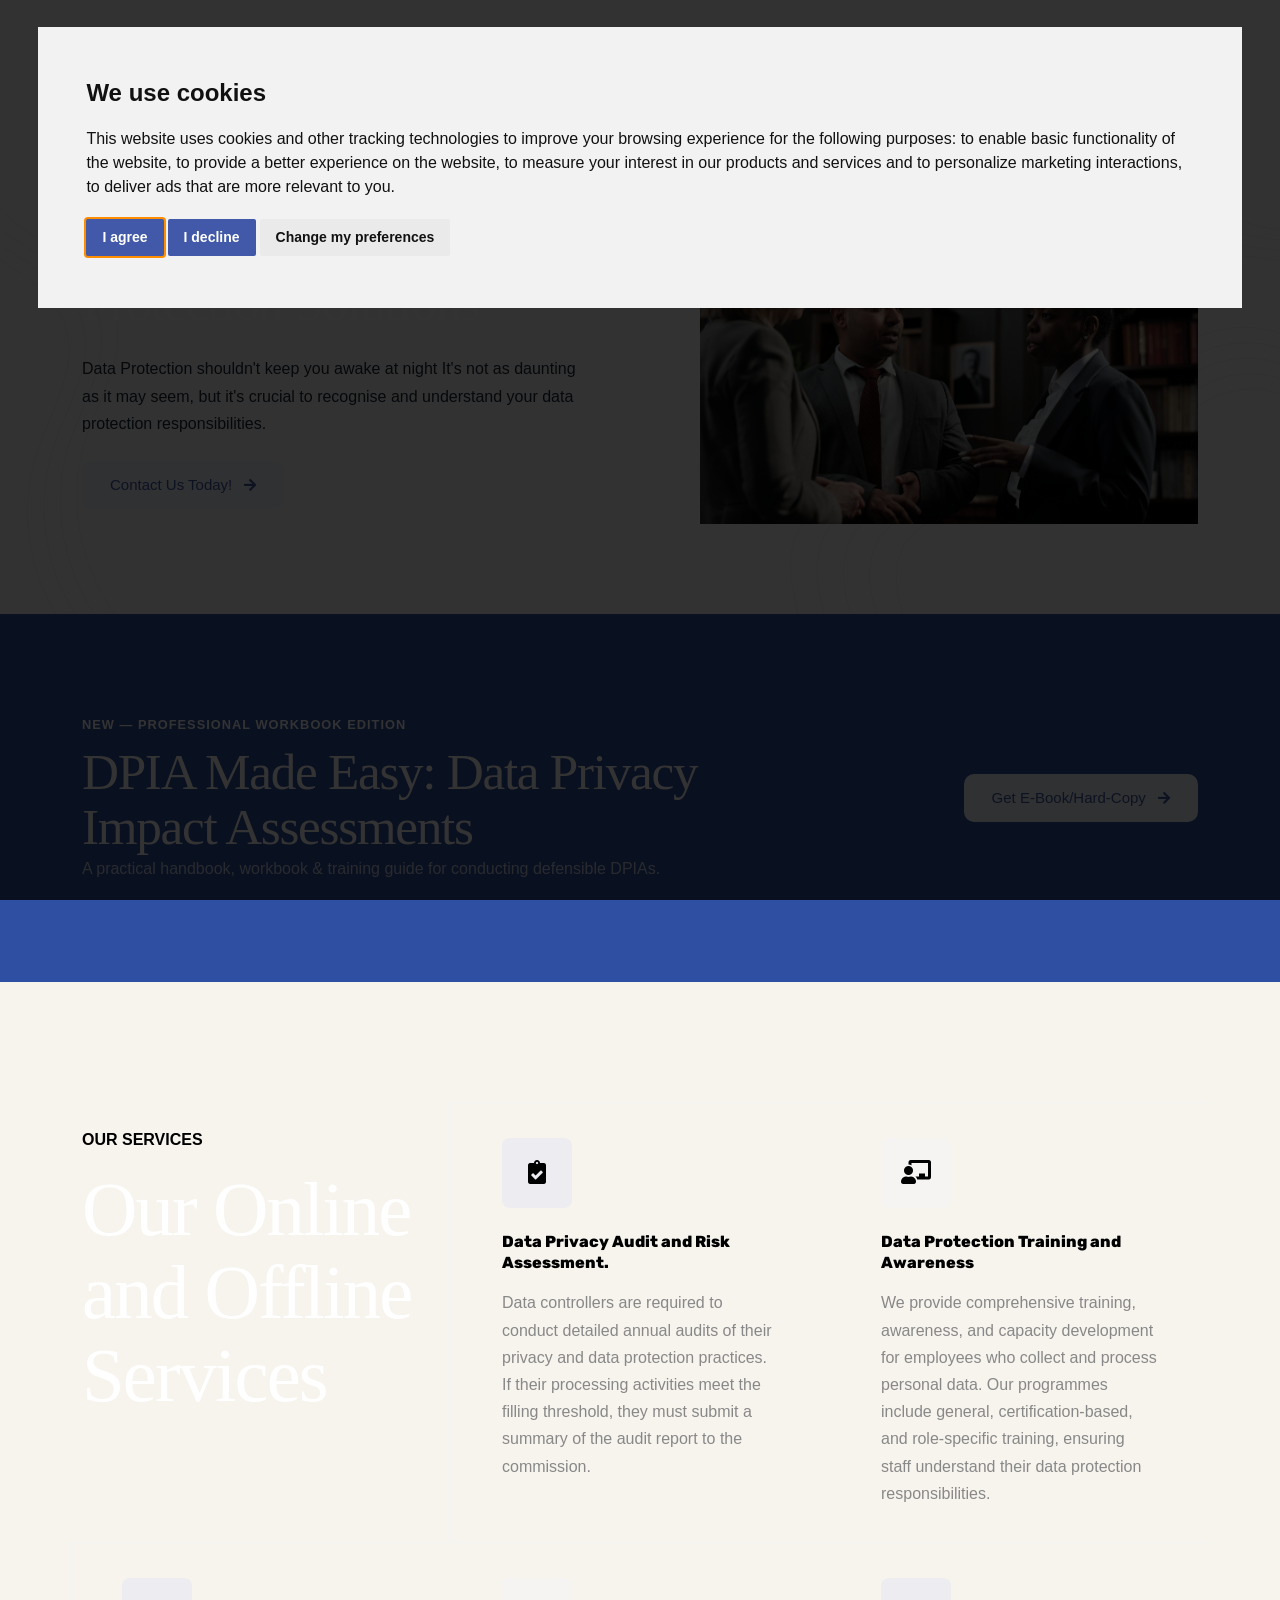
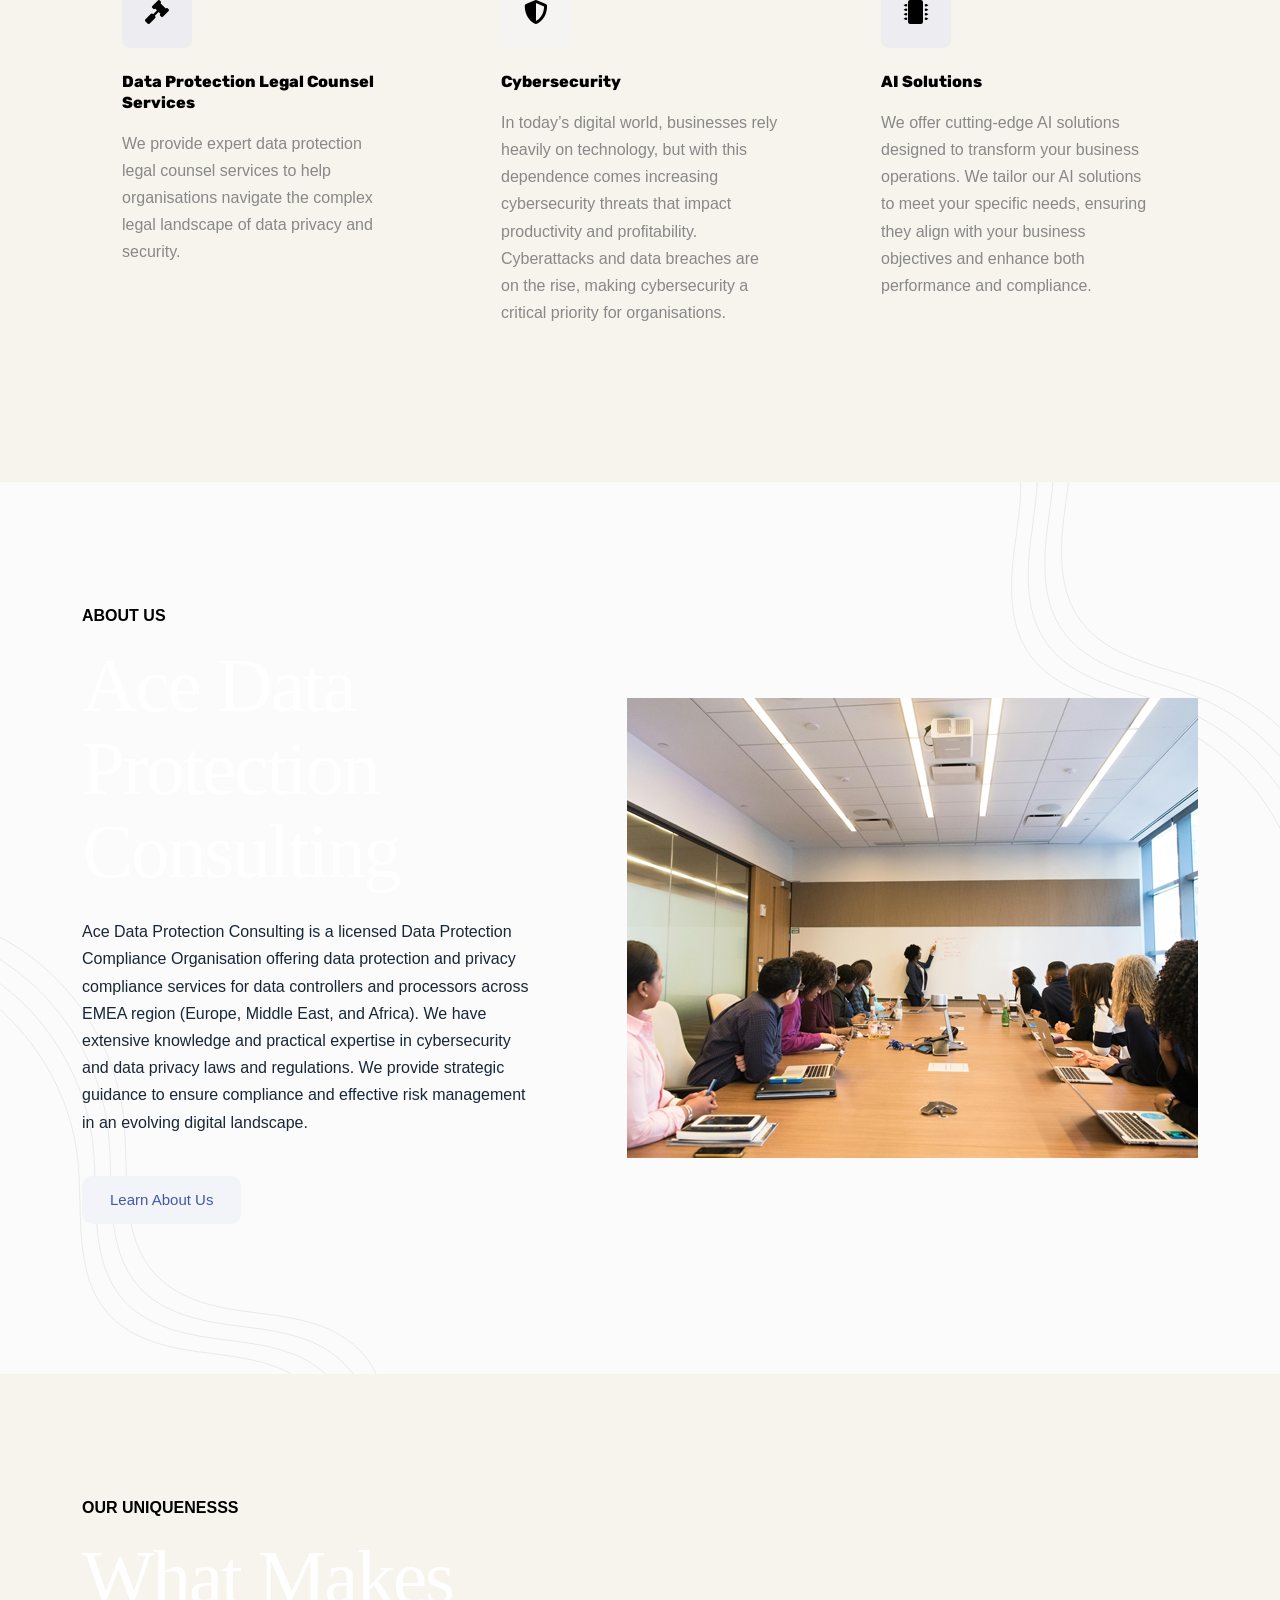
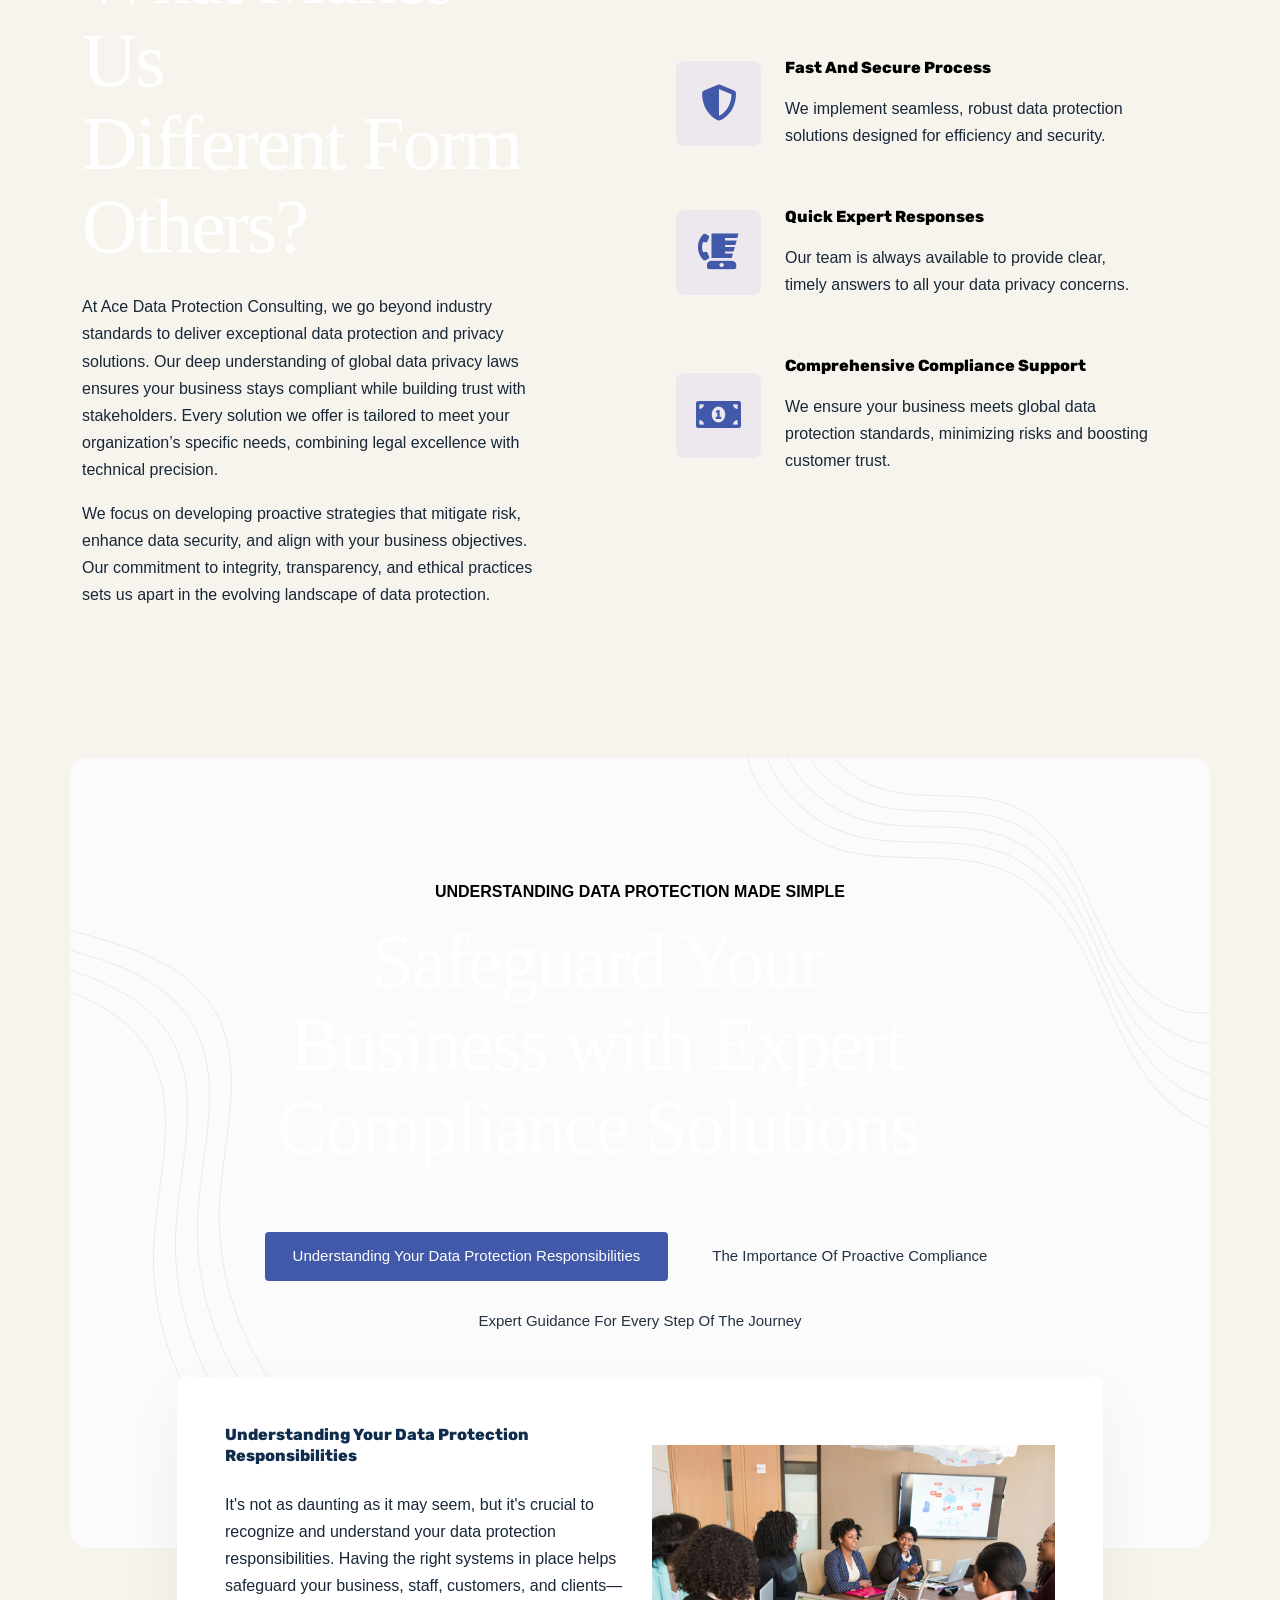
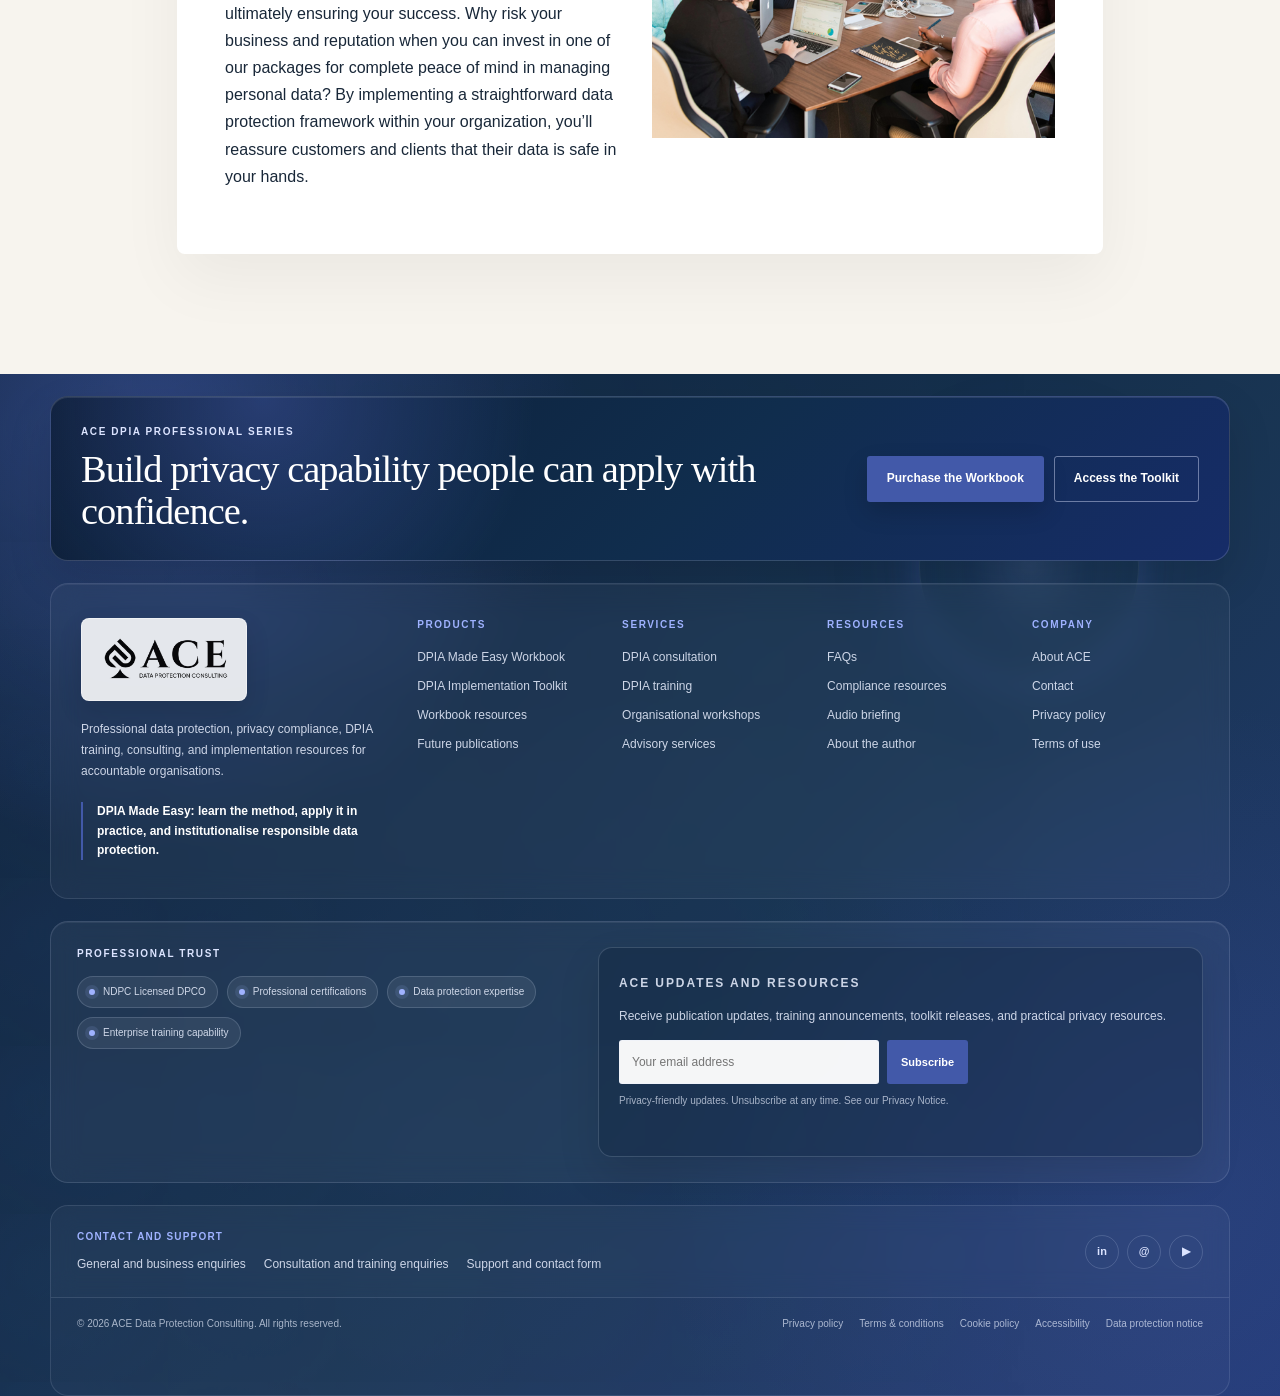
<file: index.html>
<!DOCTYPE html>

<!--
 // WEBSITE: https://themefisher.com
 // TWITTER: https://twitter.com/themefisher
 // FACEBOOK: https://www.facebook.com/themefisher
 // GITHUB: https://github.com/themefisher/
-->

<html lang="en-us">

<head>
  <meta charset="utf-8">
  <title>Ace Data Protection Consulting</title>
  <meta name="viewport" content="width=device-width, initial-scale=1, maximum-scale=5">
  <meta name="description" content="This is meta description">
  <meta name="author" content="Themefisher">
  <link rel="shortcut icon" href="images/favicon.png" type="image/x-icon">
  <link rel="icon" href="images/favicon.png" type="image/x-icon">


  <!-- # Google Fonts -->
  <link rel="preconnect" href="https://fonts.googleapis.com">
  <link rel="preconnect" href="https://fonts.gstatic.com" crossorigin>
  <link href="https://fonts.googleapis.com/css2?family=Rubik:wght@400;500;700&display=swap" rel="stylesheet">

  <!-- # CSS Plugins -->
  <link rel="stylesheet" href="plugins/slick/slick.css">
  <link rel="stylesheet" href="plugins/font-awesome/fontawesome.min.css">
  <link rel="stylesheet" href="plugins/font-awesome/brands.css">
  <link rel="stylesheet" href="plugins/font-awesome/solid.css">

  <!-- # Main Style Sheet -->
  <link rel="stylesheet" href="css/style.css">
  <link rel="stylesheet" href="./ebook/css/dpia-home.css">
  <link rel="stylesheet" href="./ebook/css/ace-footer.css">

  <style>
    :root {
      --gold: #d2a95d;
    }

    .shell {
      width: min(1180px, calc(100% - 48px));
      margin: 0 auto;
    }

    .site-footer {
      padding: 68px 0 20px;
      background: #4259a9;
      color: rgba(255, 255, 255, 0.57);
    }

    .footer-grid {
      display: grid;
      grid-template-columns: 1.6fr 0.7fr 0.7fr;
      gap: 80px;
      padding-bottom: 60px;
    }

    .footer-brand {
      margin-bottom: 18px;
      padding: 9px 12px;
      background: #fff;
      height: 73px;
    }

    .footer-brand img {
      width: 140px;

    }

    .footer-grid>div:first-child>p {
      max-width: 320px;
      margin: 0;
      font-size: 12px;
      line-height: 1.7;
    }

    .footer-heading {
      margin-bottom: 18px;
      color: var(--gold);
      font-size: 10px;
      font-weight: 800;
      letter-spacing: 0.14em;
      text-transform: uppercase;
    }

    .site-footer a {
      text-decoration: none;
    }

    .footer-grid a:not(.brand) {
      display: block;
      width: fit-content;
      margin-bottom: 10px;
      color: rgba(255, 255, 255, 0.72);
      font-size: 12px;
    }

    .footer-grid a:not(.brand):hover,
    .footer-grid a:not(.brand):focus-visible {
      color: var(--gold);
    }

    .footer-bottom {
      display: flex;
      justify-content: space-between;
      gap: 20px;
      padding-top: 19px;
      border-top: 1px solid rgba(255, 255, 255, 0.12);
      font-size: 10px;
    }

    @media (max-width: 800px) {
      .footer-grid {
        grid-template-columns: 1fr 1fr;
        gap: 44px 30px;
      }

      .footer-grid>div:first-child {
        grid-column: span 2;
      }
    }

    @media (max-width: 480px) {
      .footer-grid {
        grid-template-columns: 1fr;
      }

      .footer-grid>div:first-child {
        grid-column: auto;
      }

      .footer-bottom {
        flex-direction: column;
        gap: 6px;
      }
    }


    .cc-cp-foot-byline {
      display: none !important;
    }
  </style>


</head>

<body>


  <!-- Cookie Consent by FreePrivacyPolicy.com https://www.FreePrivacyPolicy.com -->
  <script type="text/javascript" src="js/cookie.js" charset="UTF-8"></script>
  <script type="text/javascript" charset="UTF-8">
    document.addEventListener('DOMContentLoaded', function () {
      cookieconsent.run({ "notice_banner_type": "interstitial", "consent_type": "express", "palette": "light", "language": "en", "page_load_consent_levels": ["strictly-necessary"], "notice_banner_reject_button_hide": false, "preferences_center_close_button_hide": false, "page_refresh_confirmation_buttons": false, "website_name": "Ace Data Protection Consulting", "website_privacy_policy_url": "https://acedpconsulting-ltd.com/privacy-policy.html" });
    });
  </script>

  <!-- End Cookie Consent by FreePrivacyPolicy.com https://www.FreePrivacyPolicy.com -->





  <!-- navigation -->
  <header class="navigation bg-tertiary">
    <nav class="navbar navbar-expand-xl navbar-light text-center py-3">
      <div class="container">
        <a class="navbar-brand" href="./">
          <img loading="prelaod" decoding="async" class="img-fluid" width="160" src="images/logo.png" alt="Wallet">
        </a>
        <button class="navbar-toggler" type="button" data-bs-toggle="collapse" data-bs-target="#navbarSupportedContent"
          aria-controls="navbarSupportedContent" aria-expanded="false" aria-label="Toggle navigation"> <span
            class="navbar-toggler-icon"></span>
        </button>
        <div class="collapse navbar-collapse" id="navbarSupportedContent">
          <!-- Central Navigation Links -->
          <ul class="navbar-nav mx-auto mb-2 mb-lg-0 align-items-lg-center">
            <li class="nav-item">
              <a class="nav-link" href="index.html">Home</a>
            </li>
            <li class="nav-item">
              <a class="nav-link" href="about.html">About</a>
            </li>
            <li class="nav-item">
              <a class="nav-link" href="services.html">Services</a>
            </li>
            <li class="nav-item">
              <a class="nav-link" href="contact.html">Contact</a>
            </li>
          </ul>

          <!-- Right-aligned Action Buttons Grouped Together -->
          <div class="d-flex flex-column flex-lg-row align-items-center justify-content-center mt-3 mt-lg-0">
            <a href="ebook/" class="btn btn-primary">
              Get E-Book/Hard-copy

            </a>
            <a href="contact.html" class="btn btn-primary mt-2 mt-lg-0 ms-lg-3">Contact Us</a>
          </div>
        </div>


      </div>
    </nav>
  </header>
  <!-- /navigation -->


  <section class="banner bg-tertiary position-relative overflow-hidden">
    <div class="container">
      <div class="row align-items-center justify-content-center">
        <div class="col-lg-6 mb-5 mb-lg-0">
          <div class="block text-center text-lg-start pe-0 pe-xl-5">
            <h1 class="text-capitalize mb-4">Ace Winning Data Protection Solutions</h1>
            <p class="mb-4">Data Protection shouldn't keep you awake at night
              It's not as daunting as it may seem, but it's crucial to recognise and understand your data protection
              responsibilities. </p> <a type="button" class="btn btn-primary" href="contact.html">Contact Us Today!
              <span style="font-size: 14px;" class="ms-2 fas fa-arrow-right"></span></a>
          </div>
        </div>
        <div class="col-lg-6">
          <div class="ps-lg-5 text-center">
            <img loading="lazy" decoding="async" src="images/banner/banner.png" alt="banner image" class="w-100">
          </div>
        </div>
      </div>
    </div>
    <div class="has-shapes">
      <svg class="shape shape-left text-light" viewBox="0 0 192 752" fill="none" xmlns="http://www.w3.org/2000/svg">
        <path
          d="M-30.883 0C-41.3436 36.4248 -22.7145 75.8085 4.29154 102.398C31.2976 128.987 65.8677 146.199 97.6457 166.87C129.424 187.542 160.139 213.902 172.162 249.847C193.542 313.799 149.886 378.897 129.069 443.036C97.5623 540.079 122.109 653.229 191 728.495"
          stroke="currentColor" stroke-miterlimit="10" />
        <path
          d="M-55.5959 7.52271C-66.0565 43.9475 -47.4274 83.3312 -20.4214 109.92C6.58466 136.51 41.1549 153.722 72.9328 174.393C104.711 195.064 135.426 221.425 147.449 257.37C168.829 321.322 125.174 386.42 104.356 450.559C72.8494 547.601 97.3965 660.752 166.287 736.018"
          stroke="currentColor" stroke-miterlimit="10" />
        <path
          d="M-80.3302 15.0449C-90.7909 51.4697 -72.1617 90.8535 -45.1557 117.443C-18.1497 144.032 16.4205 161.244 48.1984 181.915C79.9763 202.587 110.691 228.947 122.715 264.892C144.095 328.844 100.439 393.942 79.622 458.081C48.115 555.123 72.6622 668.274 141.552 743.54"
          stroke="currentColor" stroke-miterlimit="10" />
        <path
          d="M-105.045 22.5676C-115.506 58.9924 -96.8766 98.3762 -69.8706 124.965C-42.8646 151.555 -8.29436 168.767 23.4835 189.438C55.2615 210.109 85.9766 236.469 98.0001 272.415C119.38 336.367 75.7243 401.464 54.9072 465.604C23.4002 562.646 47.9473 675.796 116.838 751.063"
          stroke="currentColor" stroke-miterlimit="10" />
      </svg>
      <svg class="shape shape-right text-light" viewBox="0 0 731 746" fill="none" xmlns="http://www.w3.org/2000/svg">
        <path
          d="M12.1794 745.14C1.80036 707.275 -5.75764 666.015 8.73984 629.537C27.748 581.745 80.4729 554.968 131.538 548.843C182.604 542.703 234.032 552.841 285.323 556.748C336.615 560.64 391.543 557.276 433.828 527.964C492.452 487.323 511.701 408.123 564.607 360.255C608.718 320.353 675.307 307.183 731.29 327.323"
          stroke="currentColor" stroke-miterlimit="10" />
        <path
          d="M51.0253 745.14C41.2045 709.326 34.0538 670.284 47.7668 635.783C65.7491 590.571 115.623 565.242 163.928 559.449C212.248 553.641 260.884 563.235 309.4 566.931C357.916 570.627 409.887 567.429 449.879 539.701C505.35 501.247 523.543 426.331 573.598 381.059C615.326 343.314 678.324 330.853 731.275 349.906"
          stroke="currentColor" stroke-miterlimit="10" />
        <path
          d="M89.8715 745.14C80.6239 711.363 73.8654 674.568 86.8091 642.028C103.766 599.396 150.788 575.515 196.347 570.054C241.906 564.578 287.767 573.629 333.523 577.099C379.278 580.584 428.277 577.567 465.976 551.423C518.279 515.172 535.431 444.525 582.62 401.832C621.964 366.229 681.356 354.493 731.291 372.46"
          stroke="currentColor" stroke-miterlimit="10" />
        <path
          d="M128.718 745.14C120.029 713.414 113.678 678.838 125.837 648.274C141.768 608.221 185.939 585.788 228.737 580.659C271.536 575.515 314.621 584.008 357.6 587.282C400.58 590.556 446.607 587.719 482.028 563.16C531.163 529.111 547.275 462.733 591.612 422.635C628.572 389.19 684.375 378.162 731.276 395.043"
          stroke="currentColor" stroke-miterlimit="10" />
        <path
          d="M167.564 745.14C159.432 715.451 153.504 683.107 164.863 654.519C179.753 617.046 221.088 596.062 261.126 591.265C301.164 586.452 341.473 594.402 381.677 597.465C421.88 600.527 464.95 597.872 498.094 574.896C544.061 543.035 559.146 480.942 600.617 443.423C635.194 412.135 687.406 401.817 731.276 417.612"
          stroke="currentColor" stroke-miterlimit="10" />
        <path
          d="M817.266 289.466C813.108 259.989 787.151 237.697 759.261 227.271C731.372 216.846 701.077 215.553 671.666 210.904C642.254 206.24 611.795 197.156 591.664 175.224C555.853 136.189 566.345 75.5336 560.763 22.8649C552.302 -56.8256 498.487 -130.133 425 -162.081"
          stroke="currentColor" stroke-miterlimit="10" />
        <path
          d="M832.584 276.159C828.427 246.683 802.469 224.391 774.58 213.965C746.69 203.539 716.395 202.246 686.984 197.598C657.573 192.934 627.114 183.85 606.982 161.918C571.172 122.883 581.663 62.2275 576.082 9.55873C567.62 -70.1318 513.806 -143.439 440.318 -175.387"
          stroke="currentColor" stroke-miterlimit="10" />
        <path
          d="M847.904 262.853C843.747 233.376 817.789 211.084 789.9 200.659C762.011 190.233 731.716 188.94 702.304 184.292C672.893 179.627 642.434 170.544 622.303 148.612C586.492 109.577 596.983 48.9211 591.402 -3.74766C582.94 -83.4382 529.126 -156.746 455.638 -188.694"
          stroke="currentColor" stroke-miterlimit="10" />
        <path
          d="M863.24 249.547C859.083 220.07 833.125 197.778 805.236 187.353C777.347 176.927 747.051 175.634 717.64 170.986C688.229 166.321 657.77 157.237 637.639 135.306C601.828 96.2707 612.319 35.6149 606.738 -17.0538C598.276 -96.7443 544.462 -170.052 470.974 -202"
          stroke="currentColor" stroke-miterlimit="10" />
      </svg>
    </div>
  </section>

  <section class="section-sm bg-brand-blue">
    <div class="container">
      <div class="row align-items-center text-center text-lg-start">
        <div class="col-lg-8 mb-4 mb-lg-0">
          <p class="text-uppercase fw-bold mb-2" style="color:#ffffff;letter-spacing:.08em;font-size:.8rem;">New —
            Professional Workbook Edition</p>
          <h2 class="text-white mb-0">DPIA Made Easy: Data Privacy Impact Assessments</h2>
          <p class="mb-0" style="color:rgba(255,255,255,.75);">A practical handbook, workbook &amp; training guide for
            conducting defensible DPIAs.</p>
        </div>
        <div class="col-lg-4 text-center text-lg-end">
          <a href="ebook/" class="btn btn-primary">Get E-Book/Hard-copy <span style="font-size: 14px;"
              class="ms-2 fas fa-arrow-right"></span></a>
        </div>
      </div>
    </div>
  </section>

  <section class="section">
    <div class="container">
      <div class="row">
        <div class="col-lg-4 col-md-6">
          <div class="section-title pt-4">
            <p class="text-primary text-uppercase fw-bold mb-3">Our Services</p>
            <h1>Our Online and Offline Services</h1>

          </div>
        </div>
        <div class="col-lg-4 col-md-6 service-item">
          <a class="text-black" href="audit.html">
            <div class="block"> <span class="colored-box text-center h3 mb-4" style="color: black;"><i
                  class="fas fa-clipboard-check"></i></span>
              <h3 class="mb-3 service-title">Data Privacy Audit and Risk Assessment.</h3>
              <p class="mb-0 service-description">Data controllers are required to conduct detailed annual audits of
                their privacy and data protection practices. If their processing activities meet the filling threshold,
                they must submit a summary of the audit report to the commission.</p>
            </div>
          </a>
        </div>
        <div class="col-lg-4 col-md-6 service-item">
          <a class="text-black" href="training.html">
            <div class="block"> <span class="colored-box text-center h3 mb-4" style="color: black;"><i
                  class="fas fa-chalkboard-teacher"></i></span>
              <h3 class="mb-3 service-title">Data Protection Training and Awareness</h3>
              <p class="mb-0 service-description">We provide comprehensive training, awareness, and capacity development
                for employees who collect and process personal data. Our programmes include general,
                certification-based, and role-specific training, ensuring staff understand their data protection
                responsibilities.</p>
            </div>
          </a>
        </div>
        <div class="col-lg-4 col-md-6 service-item">
          <a class="text-black" href="legalservices.html">
            <div class="block"> <span class="colored-box text-center h3 mb-4" style="color: black;"><i
                  class="fas fa-gavel"></i></span>
              </span>
              <h3 class="mb-3 service-title">Data Protection Legal Counsel Services</h3>
              <p class="mb-0 service-description">We provide expert data protection legal counsel services to help
                organisations navigate the complex legal landscape of data privacy and security. </p>
            </div>
          </a>
        </div>
        <div class="col-lg-4 col-md-6 service-item">
          <a class="text-black" href="cybersecurity.html">
            <div class="block"> <span class="colored-box text-center h3 mb-4" style="color: black;">


                <i class="fas fa-shield-alt"></i>

              </span>
              <h3 class="mb-3 service-title">Cybersecurity</h3>
              <p class="mb-0 service-description">In today’s digital world, businesses rely heavily on technology, but
                with this dependence comes increasing cybersecurity threats that impact productivity and profitability.
                Cyberattacks and data breaches are on the rise, making cybersecurity a critical priority for
                organisations.</p>
            </div>
          </a>
        </div>
        <div class="col-lg-4 col-md-6 service-item">
          <a class="text-black" href="ai.html">
            <div class="block"> <span class="colored-box text-center h3 mb-4" style="color: black;">


                <i class="fas fa-microchip"></i>

              </span>
              <h3 class="mb-3 service-title">AI Solutions</h3>
              <p class="mb-0 service-description">We offer cutting-edge AI solutions designed to transform your business
                operations.
                We tailor our AI solutions to meet your specific needs, ensuring they align with your business
                objectives and enhance both performance and compliance.</p>
            </div>
          </a>
        </div>
      </div>
    </div>
  </section>

  <section class="about-section section bg-tertiary position-relative overflow-hidden">
    <div class="container">
      <div class="row align-items-center">
        <div class="col-lg-5">
          <div class="section-title">
            <p class="text-primary text-uppercase fw-bold mb-3">About Us</p>
            <h1>Ace Data Protection Consulting</h1>
            <p class="lead mb-0 mt-4">
            <p>Ace Data Protection Consulting is a licensed Data Protection Compliance Organisation offering data
              protection and privacy compliance services for data controllers and processors across EMEA region (Europe,
              Middle East, and Africa).
              We have extensive knowledge and practical expertise in cybersecurity and data privacy laws and
              regulations.
              We provide strategic guidance to ensure compliance and effective risk management in an evolving digital
              landscape.</p>
            </p> <a class="btn btn-primary mt-4" href="about.html">Learn About Us</a>
          </div>
        </div>
        <div class="col-lg-7 text-center text-lg-end">
          <img loading="lazy" decoding="async" src="images/about-us.png" alt="About Ourselves" class="img-fluid">
        </div>
      </div>
    </div>
    <div class="has-shapes">
      <svg class="shape shape-left text-light" width="381" height="443" viewBox="0 0 381 443" fill="none"
        xmlns="http://www.w3.org/2000/svg">
        <path
          d="M334.266 499.007C330.108 469.108 304.151 446.496 276.261 435.921C248.372 425.346 218.077 424.035 188.666 419.32C159.254 414.589 128.795 405.375 108.664 383.129C72.8533 343.535 83.3445 282.01 77.7634 228.587C69.3017 147.754 15.4873 73.3967 -58.0001 40.9907"
          stroke="currentColor" stroke-miterlimit="10" />
        <path
          d="M349.584 485.51C345.427 455.611 319.469 433 291.58 422.425C263.69 411.85 233.395 410.538 203.984 405.823C174.573 401.092 144.114 391.878 123.982 369.632C88.1716 330.038 98.6628 268.513 93.0817 215.09C84.62 134.258 30.8056 59.8999 -42.6819 27.494"
          stroke="currentColor" stroke-miterlimit="10" />
        <path
          d="M364.904 472.013C360.747 442.114 334.789 419.503 306.9 408.928C279.011 398.352 248.716 397.041 219.304 392.326C189.893 387.595 159.434 378.381 139.303 356.135C103.492 316.541 113.983 255.016 108.402 201.593C99.9403 120.76 46.1259 46.4028 -27.3616 13.9969"
          stroke="currentColor" stroke-miterlimit="10" />
        <path
          d="M380.24 458.516C376.083 428.617 350.125 406.006 322.236 395.431C294.347 384.856 264.051 383.544 234.64 378.829C205.229 374.098 174.77 364.884 154.639 342.638C118.828 303.044 129.319 241.519 123.738 188.096C115.276 107.264 61.4619 32.906 -12.0255 0.500103"
          stroke="currentColor" stroke-miterlimit="10" />
      </svg>
      <svg class="shape shape-right text-light" width="406" height="433" viewBox="0 0 406 433" fill="none"
        xmlns="http://www.w3.org/2000/svg">
        <path
          d="M101.974 -86.77C128.962 -74.8992 143.467 -43.2447 146.175 -12.7857C148.883 17.6734 142.273 48.1263 139.087 78.5816C135.916 109.041 136.681 141.702 152.351 167.47C180.247 213.314 240.712 218.81 289.413 238.184C363.095 267.516 418.962 340.253 430.36 421.687"
          stroke="currentColor" stroke-miterlimit="10" />
        <path
          d="M118.607 -98.5031C145.596 -86.6323 160.101 -54.9778 162.809 -24.5188C165.517 5.94031 158.907 36.3933 155.72 66.8486C152.549 97.3082 153.314 129.969 168.985 155.737C196.881 201.581 257.346 207.077 306.047 226.451C379.729 255.783 435.596 328.52 446.994 409.954"
          stroke="currentColor" stroke-miterlimit="10" />
        <path
          d="M135.241 -110.238C162.23 -98.3675 176.735 -66.7131 179.443 -36.254C182.151 -5.79492 175.541 24.6581 172.354 55.1134C169.183 85.573 169.948 118.234 185.619 144.002C213.515 189.846 273.98 195.342 322.681 214.716C396.363 244.048 452.23 316.785 463.627 398.219"
          stroke="currentColor" stroke-miterlimit="10" />
        <path
          d="M151.879 -121.989C178.867 -110.118 193.373 -78.4638 196.081 -48.0047C198.789 -17.5457 192.179 12.9074 188.992 43.3627C185.821 73.8223 186.586 106.483 202.256 132.251C230.153 178.095 290.618 183.591 339.318 202.965C413.001 232.297 468.867 305.034 480.265 386.468"
          stroke="currentColor" stroke-miterlimit="10" />
      </svg>
    </div>
  </section>

  <section class="section">
    <div class="container">
      <div class="row align-items-center justify-content-between">
        <div class="col-lg-5">
          <div class="section-title">
            <p class="text-primary text-uppercase fw-bold mb-3">Our Uniquenesss</p>
            <h1>What Makes Us <br> Different Form Others?</h1>
            <div class="content mb-0 mt-4">
              <p>At Ace Data Protection Consulting, we go beyond industry standards to deliver exceptional data
                protection and privacy solutions. Our deep understanding of global data privacy laws ensures your
                business stays compliant while building trust with stakeholders. Every solution we offer is tailored to
                meet your organization’s specific needs, combining legal excellence with technical precision.</p>
              <p>We focus on developing proactive strategies that mitigate risk, enhance data security, and align with
                your business objectives. Our commitment to integrity, transparency, and ethical practices sets us apart
                in the evolving landscape of data protection.</p>
            </div>
          </div>
        </div>
        <div class="col-lg-6">
          <div class="difference-of-us-item p-3 rounded mr-0 me-lg-4">
            <div class="d-block d-sm-flex align-items-center m-2">
              <div class="icon me-4 mb-4 mb-sm-0"> <i class="fas fa-shield-alt mt-4" style="font-size:36px"></i>
              </div>
              <div class="block">
                <h3 class="mb-3">Fast And Secure Process</h3>
                <p class="mb-0">We implement seamless, robust data protection solutions designed for efficiency and
                  security.</p>
              </div>
            </div>
          </div>
          <div class="difference-of-us-item p-3 rounded mr-0 me-lg-4">
            <div class="d-block d-sm-flex align-items-center m-2">
              <div class="icon me-4 mb-4 mb-sm-0"> <i class="fas fa-blender-phone mt-4" style="font-size:36px"></i>
              </div>
              <div class="block">
                <h3 class="mb-3">Quick Expert Responses</h3>
                <p class="mb-0">Our team is always available to provide clear, timely answers to all your data privacy
                  concerns.</p>
              </div>
            </div>
          </div>
          <div class="difference-of-us-item p-3 rounded mr-0 me-lg-4">
            <div class="d-block d-sm-flex align-items-center m-2">
              <div class="icon me-4 mb-4 mb-sm-0"> <i class="fas fa-money-bill-alt mt-4" style="font-size:36px"></i>
              </div>
              <div class="block">
                <h3 class="mb-3">Comprehensive Compliance Support</h3>
                <p class="mb-0">We ensure your business meets global data protection standards, minimizing risks and
                  boosting customer trust.</p>
              </div>
            </div>
          </div>
        </div>
      </div>
    </div>
  </section>

  <section class="homepage_tab position-relative">
    <div class="section container">
      <div class="row justify-content-center">
        <div class="col-lg-8 mb-4">
          <div class="section-title text-center">
            <p class="text-primary text-uppercase fw-bold mb-3">Understanding Data Protection Made Simple</p>
            <h1>Safeguard Your Business with Expert Compliance Solutions</h1>
          </div>
        </div>
        <div class="col-lg-10">
          <ul class="payment_info_tab nav nav-pills justify-content-center mb-4" id="pills-tab" role="tablist">
            <li class="nav-item m-2" role="presentation"> <a
                class="nav-link btn btn-outline-primary effect-none text-dark active"
                id="pills-how-much-can-i-recive-tab" data-bs-toggle="pill" href="#pills-how-much-can-i-recive"
                role="tab" aria-controls="pills-how-much-can-i-recive" aria-selected="true">Understanding Your Data
                Protection Responsibilities</a>
            </li>
            <li class="nav-item m-2" role="presentation"> <a
                class="nav-link btn btn-outline-primary effect-none text-dark " id="pills-how-much-does-it-costs-tab"
                data-bs-toggle="pill" href="#pills-how-much-does-it-costs" role="tab"
                aria-controls="pills-how-much-does-it-costs" aria-selected="true">The Importance of Proactive
                Compliance</a>
            </li>
            <li class="nav-item m-2" role="presentation"> <a
                class="nav-link btn btn-outline-primary effect-none text-dark " id="pills-how-do-i-repay-tab"
                data-bs-toggle="pill" href="#pills-how-do-i-repay" role="tab" aria-controls="pills-how-do-i-repay"
                aria-selected="true">Expert Guidance for Every Step of the Journey</a>
            </li>
          </ul>
          <div class="rounded shadow bg-white p-5 tab-content" id="pills-tabContent">
            <div class="tab-pane fade show active" id="pills-how-much-can-i-recive" role="tabpanel"
              aria-labelledby="pills-how-much-can-i-recive-tab">
              <div class="row align-items-center">
                <div class="col-md-6 order-1 order-md-0">
                  <div class="content-block">
                    <h3 class="mb-4">Understanding Your Data Protection Responsibilities</h3>
                    <div class="content">
                      <p>It's not as daunting as it may seem, but it's crucial to recognize and understand your data
                        protection responsibilities. Having the right systems in place helps safeguard your business,
                        staff, customers, and clients—ultimately ensuring your success. Why risk your business and
                        reputation when you can invest in one of our packages for complete peace of mind in managing
                        personal data? By implementing a straightforward data protection framework within your
                        organization, you’ll reassure customers and clients that their data is safe in your hands.</p>
                    </div>
                  </div>
                </div>
                <div class="col-md-6 order-0 order-md-1 mb-5 mt-md-0">
                  <div class="image-block text-center">
                    <img loading="lazy" decoding="async" src="images/illustration-4.png" alt="How Much Can I Recive?"
                      class="img-fluid">
                  </div>
                </div>
              </div>
            </div>
            <div class="tab-pane fade " id="pills-how-much-does-it-costs" role="tabpanel"
              aria-labelledby="pills-how-much-does-it-costs-tab">
              <div class="row align-items-center">
                <div class="col-md-6 order-1 order-md-0">
                  <div class="content-block">
                    <h3 class="mb-4">The Importance of Proactive
                      Compliance</h3>
                    <div class="content">
                      <p>Data enhances intelligence and improves the quality of every decision-making process. However,
                        if not properly managed, it can compromise both dignity and business integrity. As the
                        cornerstone of innovation and success, data must be carefully handled. With the rapid
                        advancement of privacy and data protection laws worldwide, organizations must adopt a proactive
                        approach to compliance. Developing and implementing robust data protection measures is no longer
                        optional—it’s a crucial business strategy for building trust, gaining market share, and ensuring
                        information privacy.</p>
                    </div>
                  </div>
                </div>
                <div class="col-md-6 order-0 order-md-1 mb-5 mt-md-0">
                  <div class="image-block text-center">
                    <img loading="lazy" decoding="async" src="images/illustration-2.png" alt="How Much Does It Costs?"
                      class="img-fluid">
                  </div>
                </div>
              </div>
            </div>
            <div class="tab-pane fade " id="pills-how-do-i-repay" role="tabpanel"
              aria-labelledby="pills-how-do-i-repay-tab">
              <div class="row align-items-center">
                <div class="col-md-6 order-1 order-md-0">
                  <div class="content-block">
                    <h3 class="mb-4">Expert Guidance for Every Step of the Journey</h3>
                    <div class="content">
                      <p>The cost of non-compliance goes far beyond financial penalties—it can damage your reputation,
                        erode customer trust, and affect long-term success. Our expert data privacy, IT, and legal
                        services are designed to support you at every stage of your compliance journey. Whether you’re
                        starting out and need dedicated training to enhance data privacy awareness or conducting audits
                        and risk assessments to evaluate your current compliance level, we are here to help. Our team,
                        backed by deep corporate compliance expertise, leverages proprietary frameworks and tailored
                        solutions to ensure your business operates within the global framework.</p>
                    </div>
                  </div>
                </div>
                <div class="col-md-6 order-0 order-md-1 mb-5 mt-md-0">
                  <div class="image-block text-center">
                    <img loading="lazy" decoding="async" src="images/payment-info.png" alt="How Do I Repay?"
                      class="img-fluid">
                  </div>
                </div>
              </div>
            </div>
          </div>
        </div>
      </div>
      <div class="has-shapes">
        <svg class="shape shape-left text-light" width="290" height="709" viewBox="0 0 290 709" fill="none"
          xmlns="http://www.w3.org/2000/svg">
          <path
            d="M-119.511 58.4275C-120.188 96.3185 -92.0001 129.539 -59.0325 148.232C-26.0649 166.926 11.7821 174.604 47.8274 186.346C83.8726 198.088 120.364 215.601 141.281 247.209C178.484 303.449 153.165 377.627 149.657 444.969C144.34 546.859 197.336 649.801 283.36 704.673"
            stroke="currentColor" stroke-miterlimit="10" />
          <path
            d="M-141.434 72.0899C-142.111 109.981 -113.923 143.201 -80.9554 161.895C-47.9878 180.588 -10.1407 188.267 25.9045 200.009C61.9497 211.751 98.4408 229.263 119.358 260.872C156.561 317.111 131.242 391.29 127.734 458.631C122.417 560.522 175.414 663.463 261.437 718.335"
            stroke="currentColor" stroke-miterlimit="10" />
          <path
            d="M-163.379 85.7578C-164.056 123.649 -135.868 156.869 -102.901 175.563C-69.9331 194.256 -32.086 201.934 3.9592 213.677C40.0044 225.419 76.4955 242.931 97.4127 274.54C134.616 330.779 109.296 404.957 105.789 472.299C100.472 574.19 153.468 677.131 239.492 732.003"
            stroke="currentColor" stroke-miterlimit="10" />
          <path
            d="M-185.305 99.4208C-185.982 137.312 -157.794 170.532 -124.826 189.226C-91.8589 207.919 -54.0118 215.597 -17.9666 227.34C18.0787 239.082 54.5697 256.594 75.4869 288.203C112.69 344.442 87.3706 418.62 83.8633 485.962C78.5463 587.852 131.542 690.794 217.566 745.666"
            stroke="currentColor" stroke-miterlimit="10" />
        </svg>
        <svg class="shape shape-right text-light" width="474" height="511" viewBox="0 0 474 511" fill="none"
          xmlns="http://www.w3.org/2000/svg">
          <path
            d="M601.776 325.899C579.043 348.894 552.727 371.275 520.74 375.956C478.826 382.079 438.015 355.5 412.619 321.6C387.211 287.707 373.264 246.852 354.93 208.66C336.584 170.473 311.566 132.682 273.247 114.593C220.12 89.5159 155.704 108.4 99.7772 90.3769C53.1531 75.3464 16.3392 33.2759 7.65012 -14.947"
            stroke="currentColor" stroke-miterlimit="10" />
          <path
            d="M585.78 298.192C564.28 319.945 539.378 341.122 509.124 345.548C469.472 351.341 430.868 326.199 406.845 294.131C382.805 262.059 369.62 223.419 352.278 187.293C334.936 151.168 311.254 115.417 275.009 98.311C224.74 74.582 163.815 92.4554 110.913 75.3971C66.8087 61.1784 31.979 21.3767 23.7639 -24.2362"
            stroke="currentColor" stroke-miterlimit="10" />
          <path
            d="M569.783 270.486C549.5 290.99 526.04 310.962 497.501 315.13C460.111 320.592 423.715 296.887 401.059 266.641C378.392 236.402 365.963 199.965 349.596 165.901C333.24 131.832 310.911 98.1265 276.74 82.0034C229.347 59.6271 171.895 76.4848 122.013 60.4086C80.419 47.0077 47.5905 9.47947 39.8431 -33.5342"
            stroke="currentColor" stroke-miterlimit="10" />
          <path
            d="M553.787 242.779C534.737 262.041 512.691 280.809 485.884 284.722C450.757 289.853 416.568 267.586 395.286 239.173C373.993 210.766 362.308 176.538 346.945 144.535C331.581 112.533 310.605 80.8723 278.502 65.7217C233.984 44.6979 180.006 60.54 133.149 45.4289C94.0746 32.8398 63.2303 -2.41965 55.9568 -42.8233"
            stroke="currentColor" stroke-miterlimit="10" />
          <path
            d="M537.791 215.073C519.964 233.098 499.336 250.645 474.269 254.315C441.41 259.126 409.422 238.286 389.513 211.704C369.594 185.13 358.665 153.106 344.294 123.17C329.923 93.2337 310.293 63.6078 280.258 49.4296C238.605 29.7646 188.105 44.5741 144.268 30.4451C107.714 18.6677 78.8538 -14.3229 72.0543 -52.1165"
            stroke="currentColor" stroke-miterlimit="10" />
        </svg>
      </div>
    </div>
  </section>



  <footer class="ace-footer" data-ace-footer data-newsletter-endpoint="/api/public-submissions/newsletter"
    aria-labelledby="ace-footer-title">
    <div class="shell ace-footer__inner">
      <section class="ace-footer__cta-zone" data-footer-reveal aria-labelledby="ace-footer-title">
        <div>
          <p class="ace-footer__kicker">ACE DPIA Professional Series</p>
          <h2 id="ace-footer-title">Build privacy capability people can apply with confidence.</h2>
        </div>
        <div class="ace-footer__cta-actions">
          <a class="button" data-footer-cta href="../index.html#hero-actual">Purchase the Workbook</a>
          <a class="button button-outline-light" data-footer-cta-secondary href="../toolkit/">Access the
            Toolkit</a>
        </div>
      </section>

      <div class="ace-footer__body" data-footer-reveal>
        <div class="ace-footer__brand">
          <a class="brand" href="../index.html" aria-label="ACE Data Protection Consulting home">
            <img src="./images/logo.png" alt="ACE Data Protection Consulting" width="140" height="63">
          </a>
          <p class="ace-footer__brand-copy">Professional data protection, privacy compliance, DPIA training,
            consulting, and implementation resources for accountable organisations.</p>
          <p class="ace-footer__mission">DPIA Made Easy: learn the method, apply it in practice, and
            institutionalise responsible data protection.</p>
        </div>

        <nav class="ace-footer__column" aria-labelledby="ace-footer-products">
          <p class="ace-footer__heading" id="ace-footer-products">Products</p>
          <a href="../index.html#hero-actual">DPIA Made Easy Workbook</a>
          <a href="../toolkit/">DPIA Implementation Toolkit</a>
          <a href="../index.html#workbook-actual">Workbook resources</a>
          <a href="../index.html#priority-actual">Future publications</a>
        </nav>

        <nav class="ace-footer__column" aria-labelledby="ace-footer-services">
          <p class="ace-footer__heading" id="ace-footer-services">Services</p>
          <a href="#consultation-form">DPIA consultation</a>
          <a href="../training/training.html">DPIA training</a>
          <a href="../training/training.html#training-form">Organisational workshops</a>
          <a href="../../services.html">Advisory services</a>
        </nav>

        <nav class="ace-footer__column" aria-labelledby="ace-footer-resources">
          <p class="ace-footer__heading" id="ace-footer-resources">Resources</p>
          <a href="../index.html#faq-actual">FAQs</a>
          <a href="../index.html#benefits-actual">Compliance resources</a>
          <a href="../index.html#audio-actual">Audio briefing</a>
          <a href="../index.html#about-author-actual">About the author</a>
        </nav>

        <nav class="ace-footer__column" aria-labelledby="ace-footer-company">
          <p class="ace-footer__heading" id="ace-footer-company">Company</p>
          <a href="../../about.html">About ACE</a>
          <a href="../../contact.html">Contact</a>
          <a href="../../privacy-policy.html">Privacy policy</a>
          <a href="../../terms.html">Terms of use</a>
        </nav>
      </div>

      <div class="ace-footer__trust-newsletter" data-footer-reveal>
        <div>
          <p class="ace-footer__label">Professional trust</p>
          <ul class="ace-footer__trust-list" aria-label="ACE professional capabilities">
            <li>NDPC Licensed DPCO</li>
            <li>Professional certifications</li>
            <li>Data protection expertise</li>
            <li>Enterprise training capability</li>
          </ul>
        </div>
        <div class="ace-footer__newsletter">
          <p class="ace-footer__label">ACE updates and resources</p>
          <p>Receive publication updates, training announcements, toolkit releases, and practical privacy
            resources.</p>
          <form class="ace-footer__newsletter-form" data-footer-newsletter novalidate>
            <label class="sr-only" for="ace-footer-email-consultation">Email address</label>
            <input id="ace-footer-email-consultation" name="email" type="email" autocomplete="email"
              placeholder="Your email address" required>
            <button type="submit">Subscribe</button>
          </form>
          <p class="ace-footer__newsletter-note">Privacy-friendly updates. Unsubscribe at any time. See our <a
              href="../../privacy-policy.html">Privacy Notice</a>.</p>
          <p class="ace-footer__newsletter-status" data-footer-newsletter-status role="status" aria-live="polite"></p>
        </div>
      </div>

      <div class="ace-footer__support-row" data-footer-reveal>
        <div class="ace-footer__contact">
          <span class="ace-footer__contact-label">Contact and support</span>
          <a href="mailto:info@acedpconsulting-ltd.com">General and business enquiries</a>
          <a href="mailto:info@acedpconsulting-ltd.com">Consultation and training enquiries</a>
          <a href="../../contact.html">Support and contact form</a>
        </div>
        <div class="ace-footer__socials" aria-label="Professional social links">
          <a href="https://www.linkedin.com/company/ace-data-protection-consulting/" target="_blank"
            rel="noopener noreferrer" aria-label="ACE on LinkedIn">in</a>
          <a href="../index.html#priority-actual" aria-label="ACE newsletter">@</a>
          <a href="../index.html#audio-actual" aria-label="ACE audio briefings">▶</a>
        </div>
      </div>
    </div>

    <div class="shell ace-footer__bottom">
      <span>© 2026 ACE Data Protection Consulting. All rights reserved.</span>
      <nav class="ace-footer__legal" aria-label="Legal links">
        <a href="../../privacy-policy.html">Privacy policy</a>
        <a href="../../terms.html">Terms &amp; conditions</a>
        <a href="../../cookie-policy.html">Cookie policy</a>
        <a href="../../accessibility.html">Accessibility</a>
        <a href="../../privacy-policy.html">Data protection notice</a>
      </nav>
    </div>

    <button class="ace-footer__top" type="button" data-footer-top aria-label="Back to top">
      <svg viewBox="0 0 24 24" aria-hidden="true" focusable="false">
        <path d="M12 19V5m0 0-6 6m6-6 6 6" fill="none" stroke="currentColor" stroke-linecap="round"
          stroke-linejoin="round" stroke-width="1.8" />
      </svg>
      <span class="ace-footer__progress" data-footer-progress aria-hidden="true"></span>
    </button>
  </footer>



  <!-- # JS Plugins -->
  <script src="plugins/jquery/jquery.min.js"></script>
  <script src="plugins/bootstrap/bootstrap.min.js"></script>
  <script src="plugins/slick/slick.min.js"></script>
  <script src="plugins/scrollmenu/scrollmenu.min.js"></script>

  <!-- Main Script -->
  <script src="js/script.js"></script>
  <script src="./ebook/js/ace-footer.js"></script>

</body>

</html>
</file>
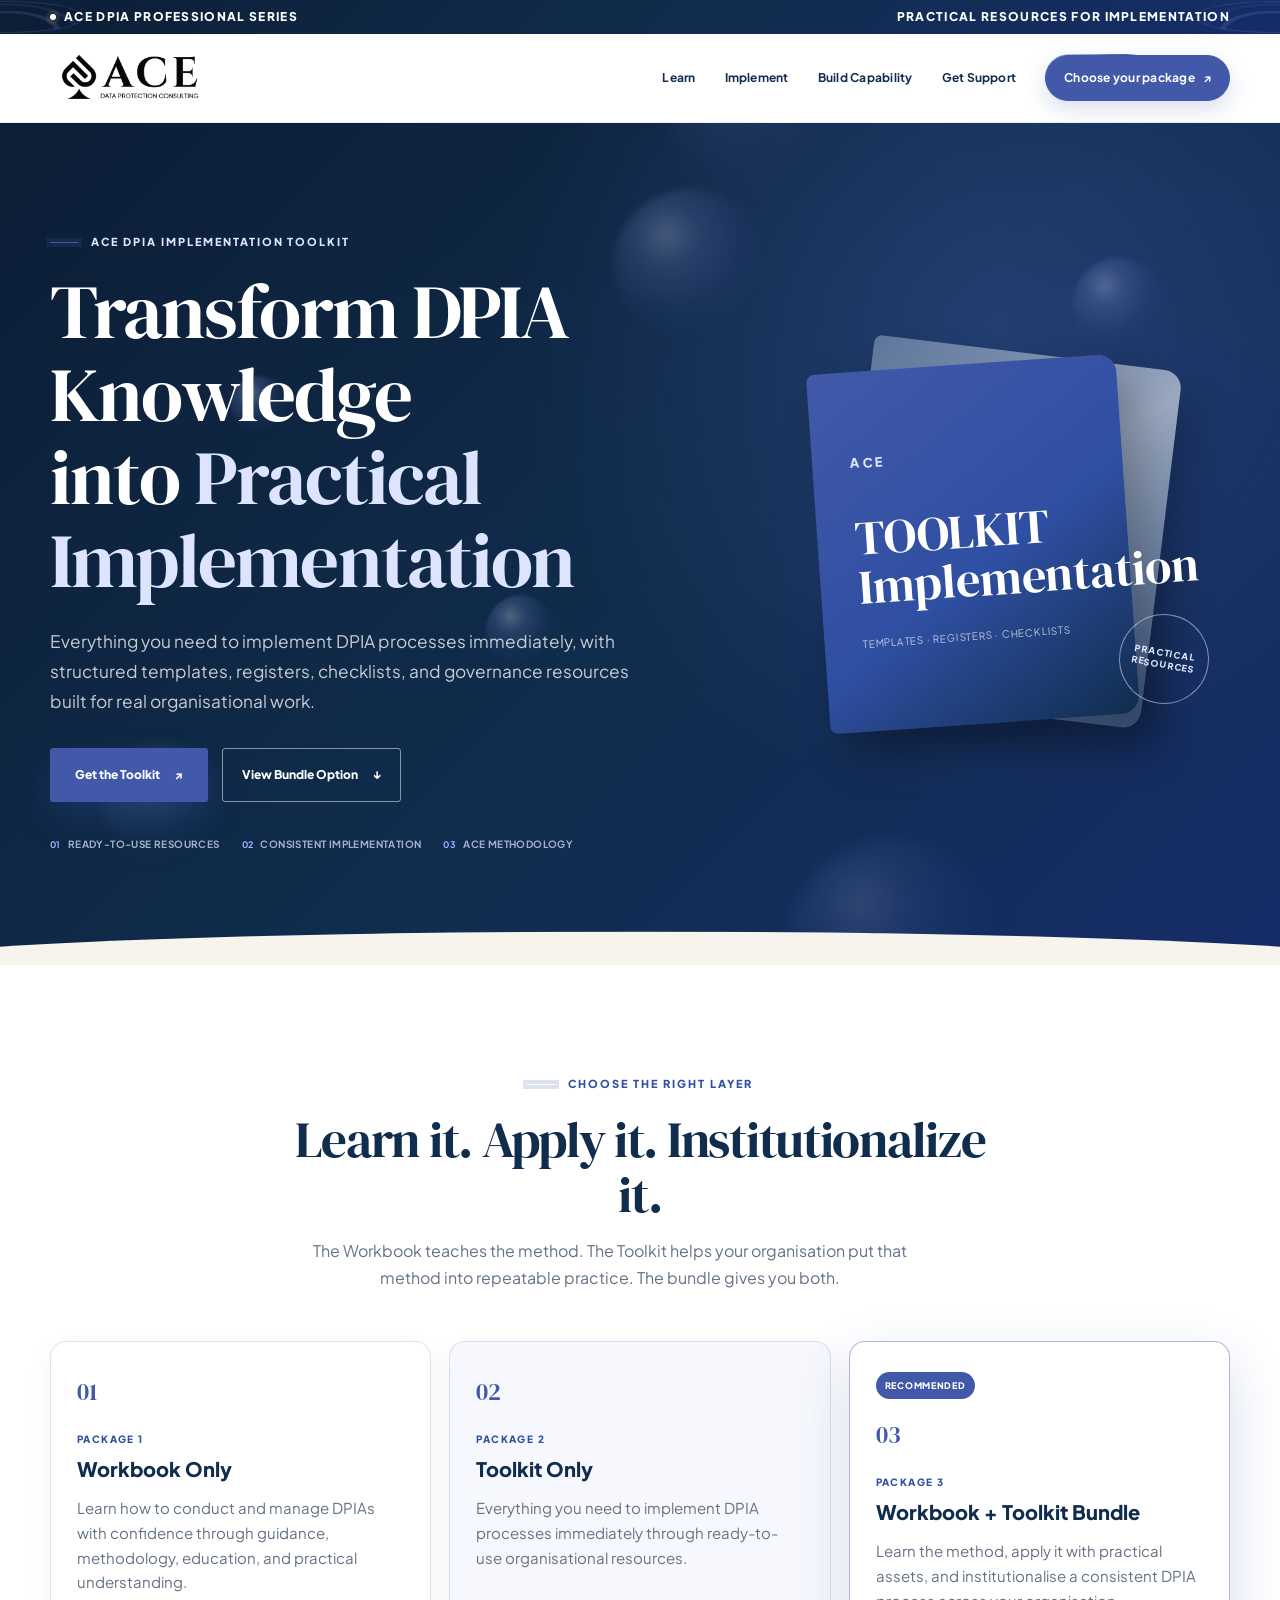
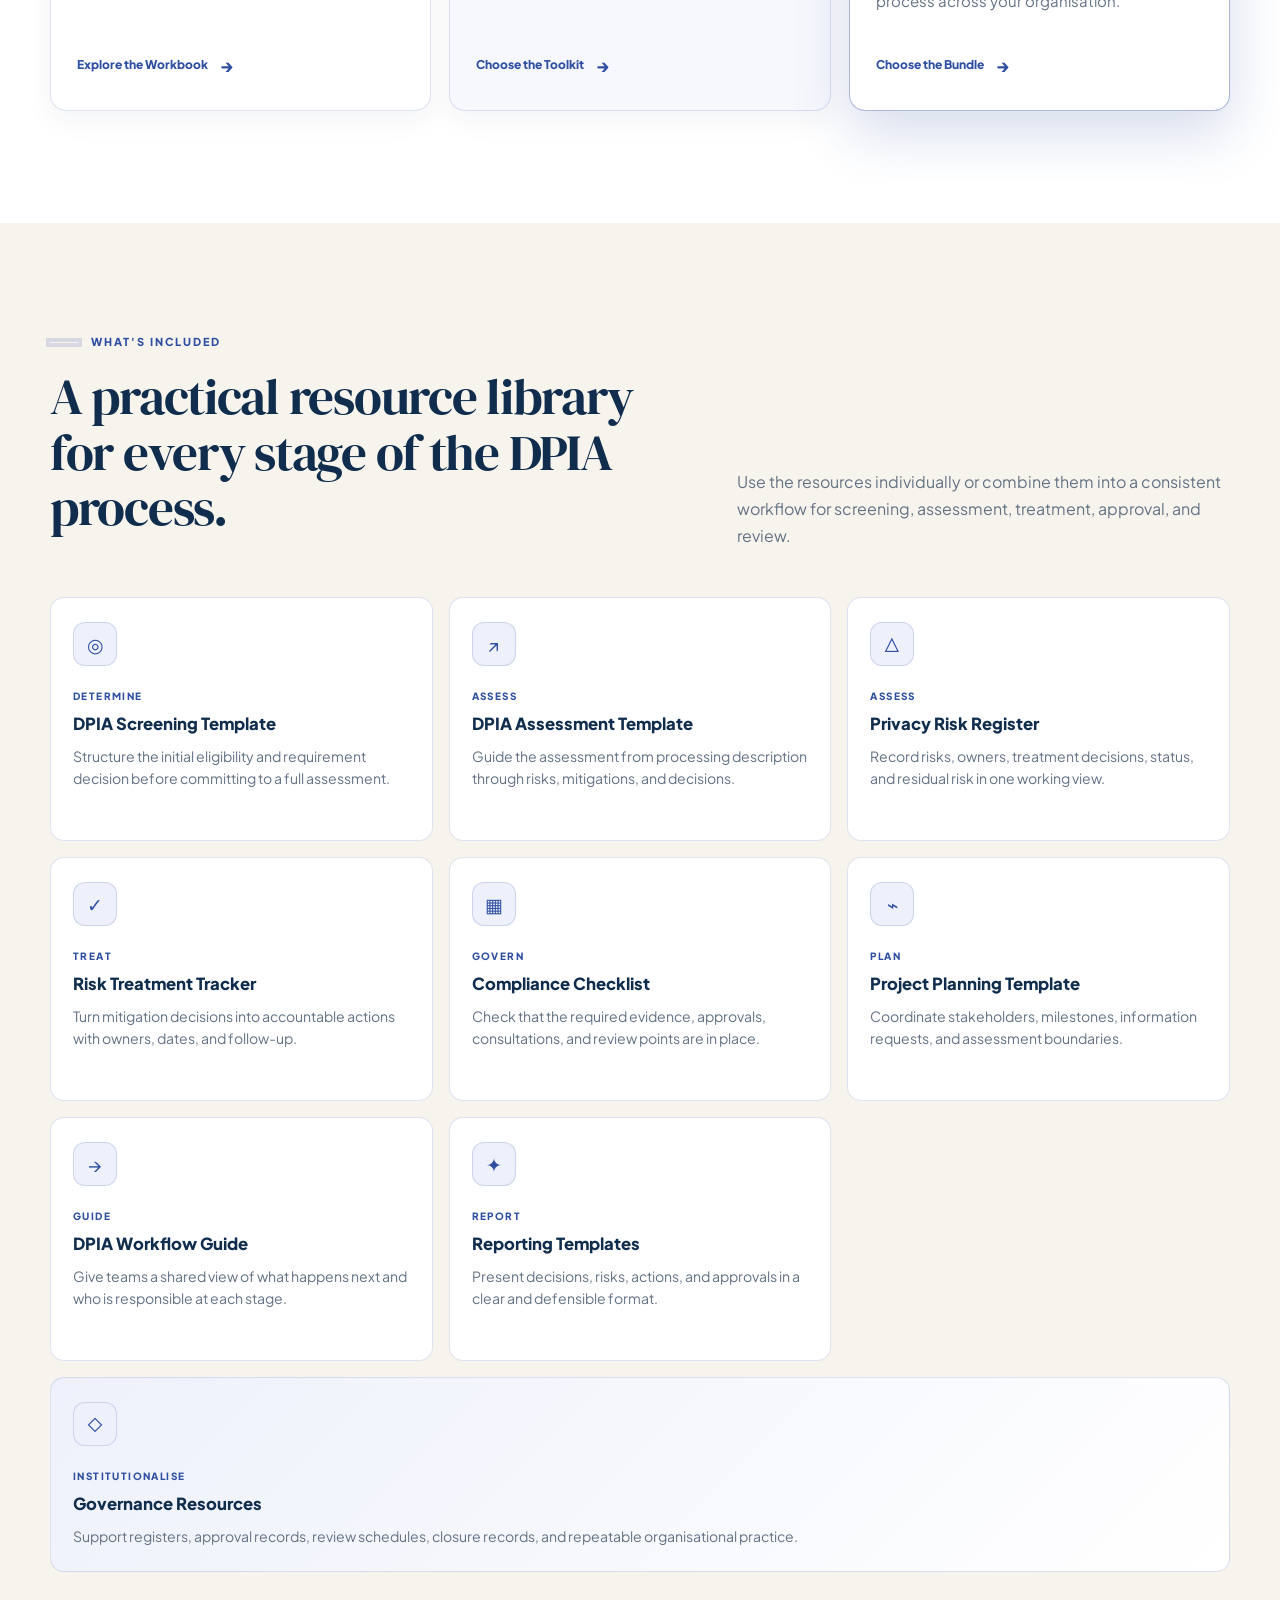
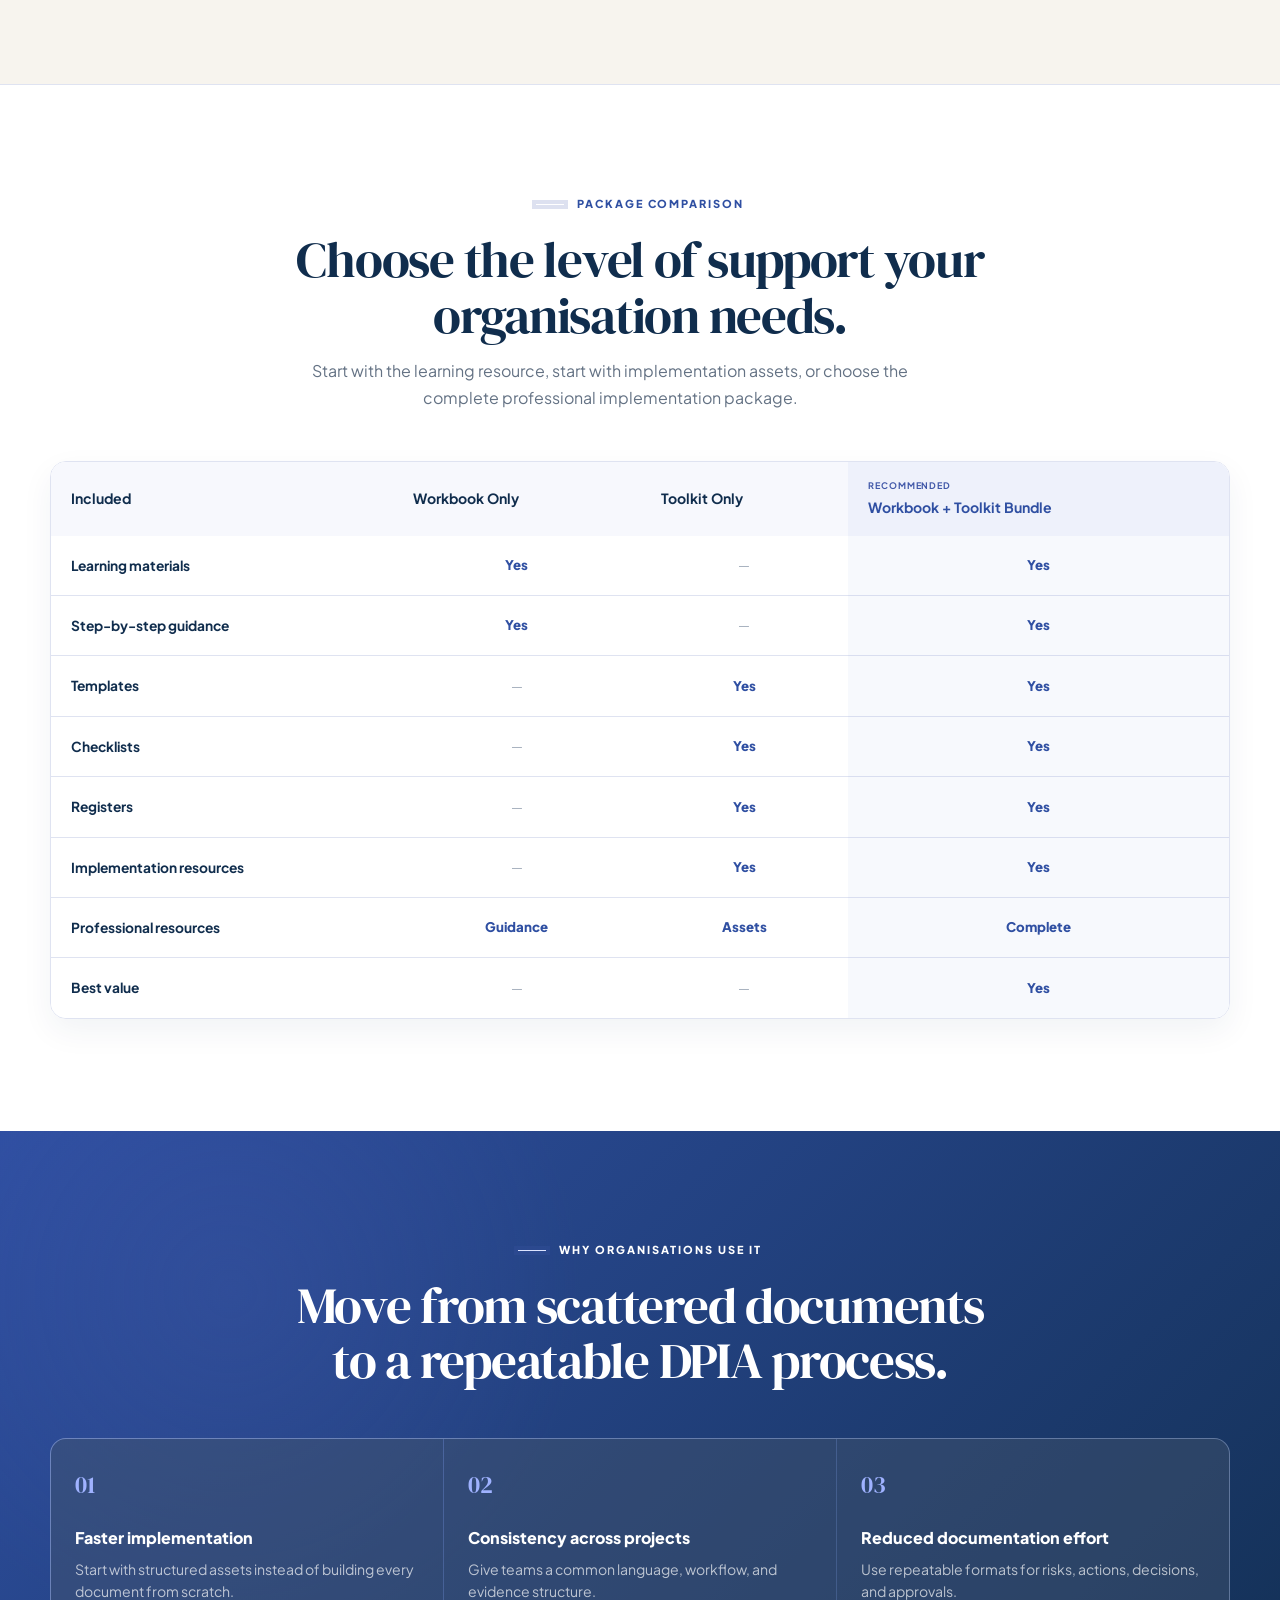
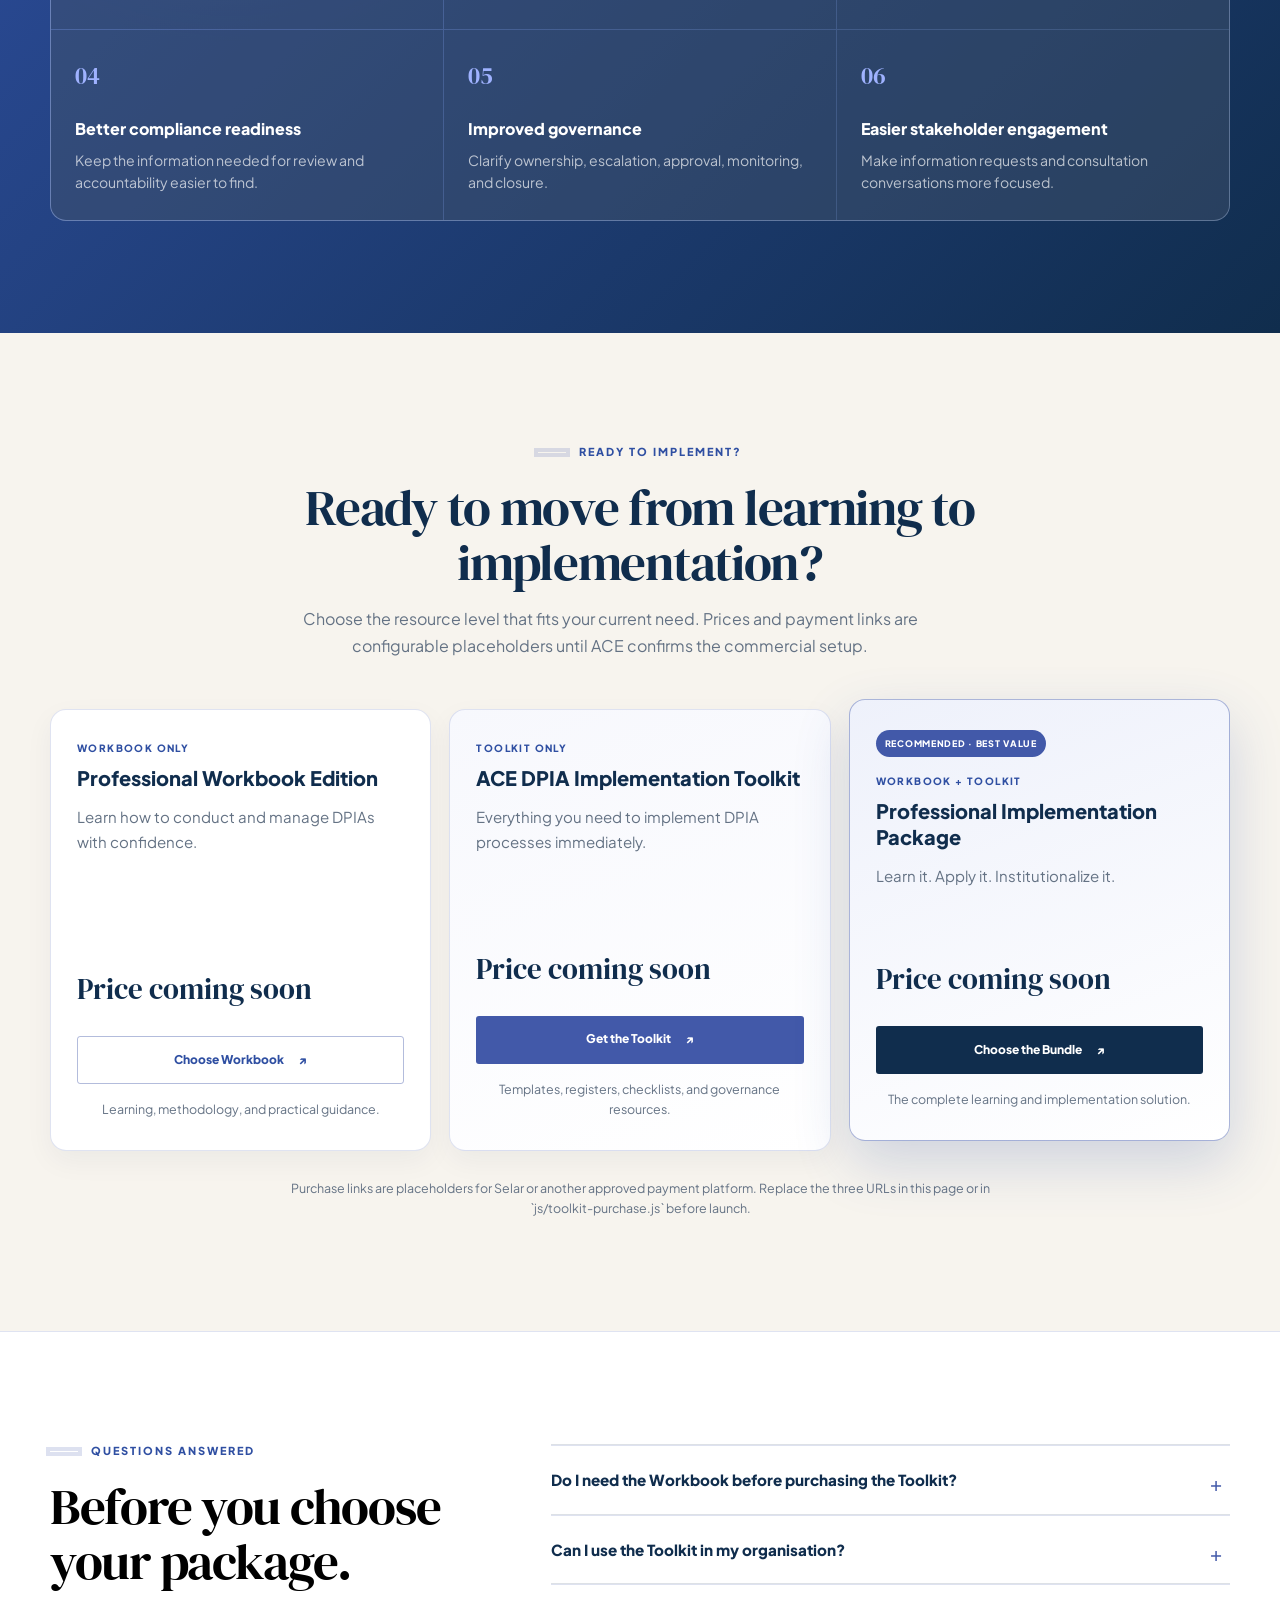
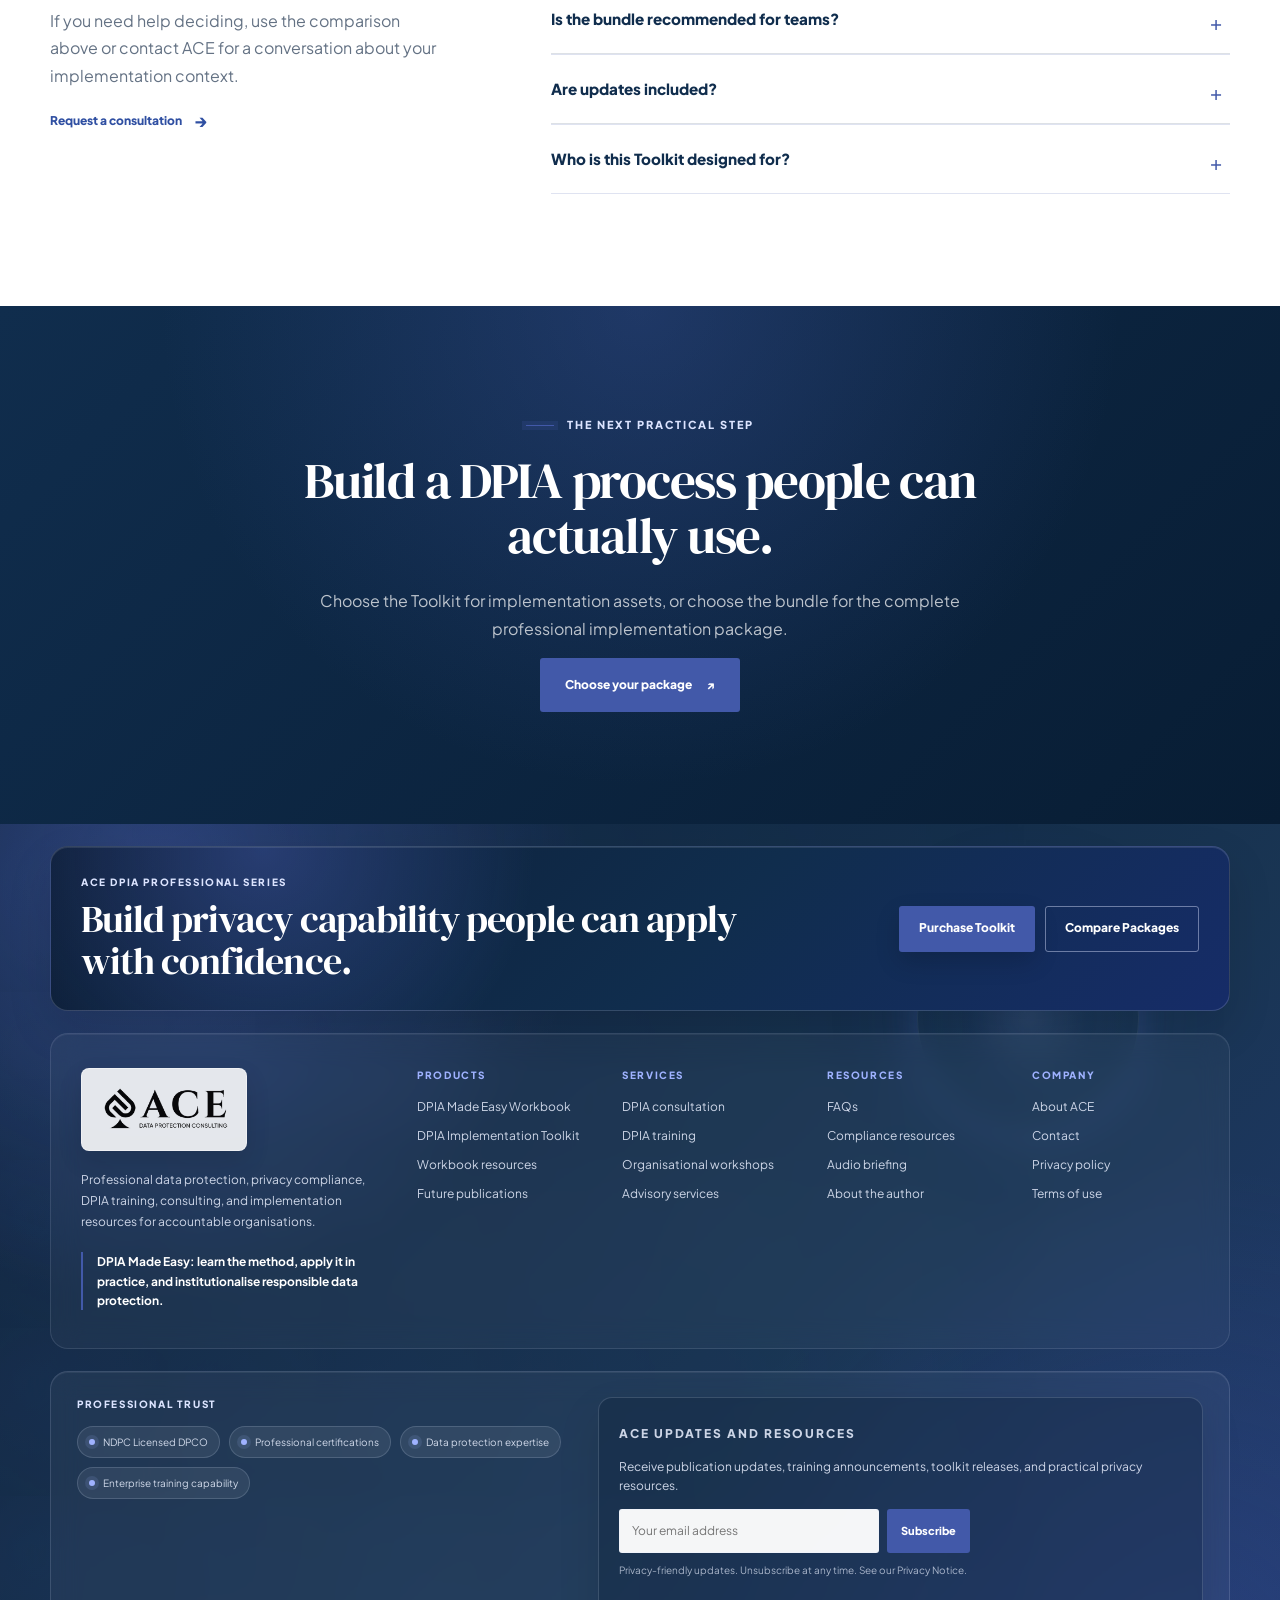
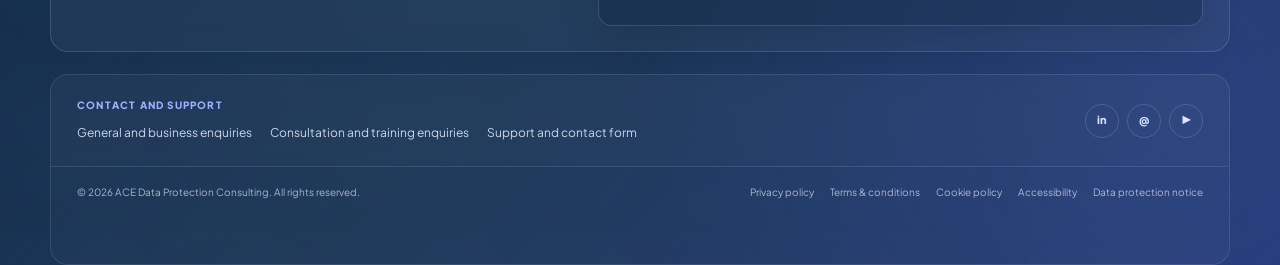
<file: ebook/toolkit/index.html>
<!doctype html>
<html lang="en">

<head>
  <meta charset="utf-8">
  <meta name="viewport" content="width=device-width, initial-scale=1">
  <meta name="description"
    content="ACE DPIA Implementation Toolkit — practical templates, registers, checklists, and governance resources for implementing DPIA processes consistently.">
  <meta name="theme-color" content="#4259A9">
  <title>ACE DPIA Implementation Toolkit | ACE Data Protection Consulting</title>
  <link rel="shortcut icon" href="../../images/favicon.png" type="image/x-icon">
  <link rel="icon" href="../../images/favicon.png" type="image/x-icon">
  <link rel="preconnect" href="https://fonts.googleapis.com">
  <link rel="preconnect" href="https://fonts.gstatic.com" crossorigin>
  <link
    href="https://fonts.googleapis.com/css2?family=DM+Serif+Display&family=Plus+Jakarta+Sans:wght@400;500;600;700;800&display=swap"
    rel="stylesheet">
  <link rel="stylesheet" href="../css/dpia-home.css">
  <link rel="stylesheet" href="css/toolkit-purchase.css">
  <link rel="stylesheet" href="../css/ace-footer.css">

</head>

<body class="dpia-site toolkit-purchase-page" data-footer-context="toolkit">
  <a class="skip-link" href="#main-content">Skip to main content</a>

  <div class="topbar">
    <div class="shell topbar-inner">
      <span class="topbar-note"><span class="topbar-dot" aria-hidden="true"></span> ACE DPIA Professional Series</span>
      <span class="topbar-note toolkit-topbar-note">Practical resources for implementation</span>
    </div>
  </div>

  <header class="site-header" data-header>
    <div class="shell nav-wrap">
      <a class="brand" href="../index.html" aria-label="ACE Data Protection Consulting home">
        <img src="../../images/logo.png" alt="ACE Data Protection Consulting" width="156" height="70">
      </a>
      <button class="menu-toggle" type="button" aria-expanded="false" aria-controls="toolkit-site-menu"
        data-menu-toggle>
        <span></span><span></span><span></span>
        <span class="sr-only">Open navigation menu</span>
      </button>
      <nav class="site-menu" id="toolkit-site-menu" aria-label="Toolkit navigation" data-menu>
        <a href="../index.html#hero-actual">Learn</a>
        <a href="../index.html#toolkit-actual">Implement</a>
        <a href="../index.html#training-actual">Build Capability</a>
        <a href="../index.html#consultation-actual">Get Support</a>
        <a class="nav-cta" href="#purchase">Choose your package <span aria-hidden="true">↗</span></a>
      </nav>
    </div>
  </header>

  <main id="main-content">
    <section class="toolkit-purchase-hero section-dark" aria-labelledby="toolkit-hero-title">
      <div class="toolkit-hero-grid" aria-hidden="true"></div>
      <div class="toolkit-hero-orbs" aria-hidden="true">
        <span class="toolkit-orb toolkit-orb-1"></span>
        <span class="toolkit-orb toolkit-orb-2"></span>
        <span class="toolkit-orb toolkit-orb-3"></span>
        <span class="toolkit-orb toolkit-orb-4"></span>
        <span class="toolkit-orb toolkit-orb-5"></span>
        <span class="toolkit-orb toolkit-orb-6"></span>
        <span class="toolkit-orb toolkit-orb-7"></span>
      </div>
      <div class="shell toolkit-hero-inner">
        <div class="toolkit-hero-copy">
          <p class="eyebrow toolkit-eyebrow"><span class="eyebrow-rule" aria-hidden="true"></span> ACE DPIA
            Implementation Toolkit</p>
          <h1 id="toolkit-hero-title">Transform DPIA Knowledge into <em>Practical Implementation</em></h1>
          <p class="toolkit-hero-lead">Everything you need to implement DPIA processes immediately, with structured
            templates, registers, checklists, and governance resources built for real organisational work.</p>
          <div class="toolkit-hero-actions">
            <a class="button dpia-button button-large" href="#purchase">Get the Toolkit <span
                aria-hidden="true">↗</span></a>
            <a class="button button-outline-light" href="#compare">View Bundle Option <span
                aria-hidden="true">↓</span></a>
          </div>
          <div class="toolkit-proof-row" aria-label="Toolkit benefits">
            <span><b>01</b> Ready-to-use resources</span>
            <span><b>02</b> Consistent implementation</span>
            <span><b>03</b> ACE methodology</span>
          </div>
        </div>
        <div class="toolkit-hero-art" aria-label="ACE DPIA Implementation Toolkit preview">
          <div class="toolkit-folder toolkit-folder-back" aria-hidden="true"></div>
          <div class="toolkit-folder toolkit-folder-front">
            <span class="toolkit-folder-mark">ACE</span>
            <strong>TOOLKIT<br>Implementation</strong>
            <small>Templates · Registers · Checklists</small>
          </div>
          <div class="toolkit-hero-stamp">PRACTICAL<br>RESOURCES</div>
        </div>
      </div>
      <div class="toolkit-wave" aria-hidden="true"></div>
    </section>

    <section class="toolkit-positioning section-light" aria-labelledby="positioning-title">
      <div class="shell">
        <div class="section-heading centered-heading">
          <p class="eyebrow"><span class="eyebrow-rule" aria-hidden="true"></span> Choose the right layer</p>
          <h2 id="positioning-title">Learn it. Apply it. Institutionalize it.</h2>
          <p>The Workbook teaches the method. The Toolkit helps your organisation put that method into repeatable
            practice. The bundle gives you both.</p>
        </div>
        <div class="positioning-grid">
          <article class="positioning-card">
            <span class="package-number">01</span>
            <p class="package-label">Package 1</p>
            <h3>Workbook Only</h3>
            <p>Learn how to conduct and manage DPIAs with confidence through guidance, methodology, education, and
              practical understanding.</p>
            <a class="text-link" href="../index.html#priority-actual">Explore the Workbook <span
                aria-hidden="true">→</span></a>
          </article>
          <article class="positioning-card positioning-card-featured">
            <span class="package-number">02</span>
            <p class="package-label">Package 2</p>
            <h3>Toolkit Only</h3>
            <p>Everything you need to implement DPIA processes immediately through ready-to-use organisational
              resources.</p>
            <a class="text-link" href="#purchase">Choose the Toolkit <span aria-hidden="true">→</span></a>
          </article>
          <article class="positioning-card positioning-card-bundle">
            <span class="recommended-badge">Recommended</span>
            <span class="package-number">03</span>
            <p class="package-label">Package 3</p>
            <h3>Workbook + Toolkit Bundle</h3>
            <p>Learn the method, apply it with practical assets, and institutionalise a consistent DPIA process across
              your organisation.</p>
            <a class="text-link" href="#purchase">Choose the Bundle <span aria-hidden="true">→</span></a>
          </article>
        </div>
      </div>
    </section>

    <section id="included" class="toolkit-included section-cream" aria-labelledby="included-title">
      <div class="shell">
        <div class="section-heading toolkit-section-heading">
          <div>
            <p class="eyebrow"><span class="eyebrow-rule" aria-hidden="true"></span> What's included</p>
            <h2 id="included-title">A practical resource library for every stage of the DPIA process.</h2>
          </div>
          <p>Use the resources individually or combine them into a consistent workflow for screening, assessment,
            treatment, approval, and review.</p>
        </div>
        <div class="resource-grid">
          <article class="resource-card"><span class="resource-icon" aria-hidden="true">◎</span>
            <p class="resource-type">Determine</p>
            <h3>DPIA Screening Template</h3>
            <p>Structure the initial eligibility and requirement decision before committing to a full assessment.</p>
          </article>
          <article class="resource-card"><span class="resource-icon" aria-hidden="true">↗</span>
            <p class="resource-type">Assess</p>
            <h3>DPIA Assessment Template</h3>
            <p>Guide the assessment from processing description through risks, mitigations, and decisions.</p>
          </article>
          <article class="resource-card"><span class="resource-icon" aria-hidden="true">△</span>
            <p class="resource-type">Assess</p>
            <h3>Privacy Risk Register</h3>
            <p>Record risks, owners, treatment decisions, status, and residual risk in one working view.</p>
          </article>
          <article class="resource-card"><span class="resource-icon" aria-hidden="true">✓</span>
            <p class="resource-type">Treat</p>
            <h3>Risk Treatment Tracker</h3>
            <p>Turn mitigation decisions into accountable actions with owners, dates, and follow-up.</p>
          </article>
          <article class="resource-card"><span class="resource-icon" aria-hidden="true">▦</span>
            <p class="resource-type">Govern</p>
            <h3>Compliance Checklist</h3>
            <p>Check that the required evidence, approvals, consultations, and review points are in place.</p>
          </article>
          <article class="resource-card"><span class="resource-icon" aria-hidden="true">⌁</span>
            <p class="resource-type">Plan</p>
            <h3>Project Planning Template</h3>
            <p>Coordinate stakeholders, milestones, information requests, and assessment boundaries.</p>
          </article>
          <article class="resource-card"><span class="resource-icon" aria-hidden="true">→</span>
            <p class="resource-type">Guide</p>
            <h3>DPIA Workflow Guide</h3>
            <p>Give teams a shared view of what happens next and who is responsible at each stage.</p>
          </article>
          <article class="resource-card"><span class="resource-icon" aria-hidden="true">✦</span>
            <p class="resource-type">Report</p>
            <h3>Reporting Templates</h3>
            <p>Present decisions, risks, actions, and approvals in a clear and defensible format.</p>
          </article>
          <article class="resource-card resource-card-wide"><span class="resource-icon" aria-hidden="true">◇</span>
            <p class="resource-type">Institutionalise</p>
            <h3>Governance Resources</h3>
            <p>Support registers, approval records, review schedules, closure records, and repeatable organisational
              practice.</p>
          </article>
        </div>
      </div>
    </section>

    <section id="compare" class="toolkit-compare section-light" aria-labelledby="compare-title">
      <div class="shell">
        <div class="section-heading centered-heading">
          <p class="eyebrow"><span class="eyebrow-rule" aria-hidden="true"></span> Package comparison</p>
          <h2 id="compare-title">Choose the level of support your organisation needs.</h2>
          <p>Start with the learning resource, start with implementation assets, or choose the complete professional
            implementation package.</p>
        </div>
        <div class="comparison-wrap">
          <table class="comparison-table">
            <caption class="sr-only">Comparison of the Workbook, Toolkit, and Professional Implementation Package
            </caption>
            <thead>
              <tr>
                <th scope="col">Included</th>
                <th scope="col">Workbook Only</th>
                <th scope="col">Toolkit Only</th>
                <th scope="col" class="comparison-recommended"><span>Recommended</span>Workbook + Toolkit Bundle</th>
              </tr>
            </thead>
            <tbody>
              <tr>
                <th scope="row">Learning materials</th>
                <td><span class="comparison-check">Yes</span></td>
                <td><span class="comparison-dash">—</span></td>
                <td><span class="comparison-check">Yes</span></td>
              </tr>
              <tr>
                <th scope="row">Step-by-step guidance</th>
                <td><span class="comparison-check">Yes</span></td>
                <td><span class="comparison-dash">—</span></td>
                <td><span class="comparison-check">Yes</span></td>
              </tr>
              <tr>
                <th scope="row">Templates</th>
                <td><span class="comparison-dash">—</span></td>
                <td><span class="comparison-check">Yes</span></td>
                <td><span class="comparison-check">Yes</span></td>
              </tr>
              <tr>
                <th scope="row">Checklists</th>
                <td><span class="comparison-dash">—</span></td>
                <td><span class="comparison-check">Yes</span></td>
                <td><span class="comparison-check">Yes</span></td>
              </tr>
              <tr>
                <th scope="row">Registers</th>
                <td><span class="comparison-dash">—</span></td>
                <td><span class="comparison-check">Yes</span></td>
                <td><span class="comparison-check">Yes</span></td>
              </tr>
              <tr>
                <th scope="row">Implementation resources</th>
                <td><span class="comparison-dash">—</span></td>
                <td><span class="comparison-check">Yes</span></td>
                <td><span class="comparison-check">Yes</span></td>
              </tr>
              <tr>
                <th scope="row">Professional resources</th>
                <td><span class="comparison-check">Guidance</span></td>
                <td><span class="comparison-check">Assets</span></td>
                <td><span class="comparison-check">Complete</span></td>
              </tr>
              <tr>
                <th scope="row">Best value</th>
                <td><span class="comparison-dash">—</span></td>
                <td><span class="comparison-dash">—</span></td>
                <td><span class="comparison-check">Yes</span></td>
              </tr>
            </tbody>
          </table>
        </div>
      </div>
    </section>

    <section class="toolkit-benefits section-dpia-blue" aria-labelledby="benefits-title">
      <div class="shell">
        <div class="section-heading centered-heading toolkit-dark-heading">
          <p class="eyebrow"><span class="eyebrow-rule" aria-hidden="true"></span> Why organisations use it</p>
          <h2 id="benefits-title">Move from scattered documents to a repeatable DPIA process.</h2>
        </div>
        <div class="benefit-grid">
          <article class="benefit-card"><strong>01</strong>
            <h3>Faster implementation</h3>
            <p>Start with structured assets instead of building every document from scratch.</p>
          </article>
          <article class="benefit-card"><strong>02</strong>
            <h3>Consistency across projects</h3>
            <p>Give teams a common language, workflow, and evidence structure.</p>
          </article>
          <article class="benefit-card"><strong>03</strong>
            <h3>Reduced documentation effort</h3>
            <p>Use repeatable formats for risks, actions, decisions, and approvals.</p>
          </article>
          <article class="benefit-card"><strong>04</strong>
            <h3>Better compliance readiness</h3>
            <p>Keep the information needed for review and accountability easier to find.</p>
          </article>
          <article class="benefit-card"><strong>05</strong>
            <h3>Improved governance</h3>
            <p>Clarify ownership, escalation, approval, monitoring, and closure.</p>
          </article>
          <article class="benefit-card"><strong>06</strong>
            <h3>Easier stakeholder engagement</h3>
            <p>Make information requests and consultation conversations more focused.</p>
          </article>
        </div>
      </div>
    </section>

    <section id="purchase" class="toolkit-purchase section-cream" aria-labelledby="purchase-title">
      <div class="shell">
        <div class="section-heading centered-heading">
          <p class="eyebrow"><span class="eyebrow-rule" aria-hidden="true"></span> Ready to implement?</p>
          <h2 id="purchase-title">Ready to move from learning to implementation?</h2>
          <p>Choose the resource level that fits your current need. Prices and payment links are configurable
            placeholders until ACE confirms the commercial setup.</p>
        </div>
        <div class="purchase-grid">
          <article class="purchase-card">
            <p class="package-label">Workbook Only</p>
            <h3>Professional Workbook Edition</h3>
            <p class="purchase-description">Learn how to conduct and manage DPIAs with confidence.</p>
            <p class="purchase-price" data-price="workbook">Price coming soon</p>
            <a class="button button-outline-blue button-full" data-purchase-link="workbook"
              href="https://example.com/replace-with-workbook-url">Choose Workbook <span aria-hidden="true">↗</span></a>
            <p class="purchase-note">Learning, methodology, and practical guidance.</p>
          </article>
          <article class="purchase-card purchase-card-toolkit">
            <p class="package-label">Toolkit Only</p>
            <h3>ACE DPIA Implementation Toolkit</h3>
            <p class="purchase-description">Everything you need to implement DPIA processes immediately.</p>
            <p class="purchase-price" data-price="toolkit">Price coming soon</p>
            <a class="button dpia-button button-full" data-purchase-link="toolkit"
              href="https://example.com/replace-with-toolkit-url">Get the Toolkit <span aria-hidden="true">↗</span></a>
            <p class="purchase-note">Templates, registers, checklists, and governance resources.</p>
          </article>
          <article class="purchase-card purchase-card-recommended">
            <span class="recommended-badge">Recommended · Best value</span>
            <p class="package-label">Workbook + Toolkit</p>
            <h3>Professional Implementation Package</h3>
            <p class="purchase-description">Learn it. Apply it. Institutionalize it.</p>
            <p class="purchase-price" data-price="bundle">Price coming soon</p>
            <a class="button button-bundle button-full" data-purchase-link="bundle"
              href="https://example.com/replace-with-bundle-url">Choose the Bundle <span aria-hidden="true">↗</span></a>
            <p class="purchase-note">The complete learning and implementation solution.</p>
          </article>
        </div>
        <p class="purchase-config-note">Purchase links are placeholders for Selar or another approved payment platform.
          Replace the three URLs in this page or in `js/toolkit-purchase.js` before launch.</p>
      </div>
    </section>

    <section id="faq" class="toolkit-faq section-light" aria-labelledby="faq-title">
      <div class="shell faq-grid">
        <div class="faq-intro">
          <p class="eyebrow"><span class="eyebrow-rule" aria-hidden="true"></span> Questions answered</p>
          <h2 id="faq-title">Before you choose your package.</h2>
          <p>If you need help deciding, use the comparison above or contact ACE for a conversation about your
            implementation context.</p>
          <a class="text-link" href="../consultation/consultation.html">Request a consultation <span
              aria-hidden="true">→</span></a>
        </div>
        <div class="faq-list">
          <details class="toolkit-faq-item">
            <summary>Do I need the Workbook before purchasing the Toolkit?</summary>
            <p>No. The Toolkit is designed to be useful on its own. The bundle is recommended when your team wants both
              the method and the implementation assets.</p>
          </details>
          <details class="toolkit-faq-item">
            <summary>Can I use the Toolkit in my organisation?</summary>
            <p>Yes. The resources are intended to support organisational DPIA screening, assessment, risk treatment,
              governance, approval, and review processes. Confirm internal adaptation and licensing terms before broad
              redistribution.</p>
          </details>
          <details class="toolkit-faq-item">
            <summary>Is the bundle recommended for teams?</summary>
            <p>Yes. The bundle gives teams a shared method and a common set of working resources, making it the
              strongest option for capability-building and consistent implementation.</p>
          </details>
          <details class="toolkit-faq-item">
            <summary>Are updates included?</summary>
            <p>Update availability will depend on the final product and payment arrangement. ACE will publish the
              confirmed update policy before purchase links go live.</p>
          </details>
          <details class="toolkit-faq-item">
            <summary>Who is this Toolkit designed for?</summary>
            <p>It is designed for Data Protection Officers, DPCOs, privacy consultants, compliance and risk teams, legal
              teams, project teams, and leaders responsible for accountable data processing.</p>
          </details>
        </div>
      </div>
    </section>

    <section class="toolkit-final section-dark" aria-labelledby="final-title">
      <div class="shell centered-heading">
        <p class="eyebrow toolkit-eyebrow"><span class="eyebrow-rule" aria-hidden="true"></span> The next practical step
        </p>
        <h2 id="final-title">Build a DPIA process people can actually use.</h2>
        <p>Choose the Toolkit for implementation assets, or choose the bundle for the complete professional
          implementation package.</p>
        <a class="button dpia-button button-large" href="#purchase">Choose your package <span
            aria-hidden="true">↗</span></a>
      </div>
    </section>
  </main>

  <footer class="ace-footer" data-ace-footer data-newsletter-endpoint="/api/public-submissions/newsletter"
    aria-labelledby="ace-footer-title">
    <div class="shell ace-footer__inner">
      <section class="ace-footer__cta-zone" data-footer-reveal aria-labelledby="ace-footer-title">
        <div>
          <p class="ace-footer__kicker">ACE DPIA Professional Series</p>
          <h2 id="ace-footer-title">Build privacy capability people can apply with confidence.</h2>
        </div>
        <div class="ace-footer__cta-actions">
          <a class="button" data-footer-cta href="../index.html#hero-actual">Purchase the Workbook</a>
          <a class="button button-outline-light" data-footer-cta-secondary href="#purchase">Access the Toolkit</a>
        </div>
      </section>

      <div class="ace-footer__body" data-footer-reveal>
        <div class="ace-footer__brand">
          <a class="brand" href="../index.html" aria-label="ACE Data Protection Consulting home">
            <img src="../../images/logo.png" alt="ACE Data Protection Consulting" width="140" height="63">
          </a>
          <p class="ace-footer__brand-copy">Professional data protection, privacy compliance, DPIA training, consulting,
            and implementation resources for accountable organisations.</p>
          <p class="ace-footer__mission">DPIA Made Easy: learn the method, apply it in practice, and institutionalise
            responsible data protection.</p>
        </div>

        <nav class="ace-footer__column" aria-labelledby="ace-footer-products">
          <p class="ace-footer__heading" id="ace-footer-products">Products</p>
          <a href="../index.html#hero-actual">DPIA Made Easy Workbook</a>
          <a href="#purchase">DPIA Implementation Toolkit</a>
          <a href="#included">Workbook resources</a>
          <a href="../index.html#priority-actual">Future publications</a>
        </nav>

        <nav class="ace-footer__column" aria-labelledby="ace-footer-services">
          <p class="ace-footer__heading" id="ace-footer-services">Services</p>
          <a href="../consultation/consultation.html">DPIA consultation</a>
          <a href="../training/training.html">DPIA training</a>
          <a href="../training/training.html#training-form">Organisational workshops</a>
          <a href="../../services.html">Advisory services</a>
        </nav>

        <nav class="ace-footer__column" aria-labelledby="ace-footer-resources">
          <p class="ace-footer__heading" id="ace-footer-resources">Resources</p>
          <a href="../index.html#faq-actual">FAQs</a>
          <a href="../index.html#benefits-actual">Compliance resources</a>
          <a href="../index.html#audio-actual">Audio briefing</a>
          <a href="../index.html#about-author-actual">About the author</a>
        </nav>

        <nav class="ace-footer__column" aria-labelledby="ace-footer-company">
          <p class="ace-footer__heading" id="ace-footer-company">Company</p>
          <a href="../../about.html">About ACE</a>
          <a href="../../contact.html">Contact</a>
          <a href="../../privacy-policy.html">Privacy policy</a>
          <a href="../../terms.html">Terms of use</a>
        </nav>
      </div>

      <div class="ace-footer__trust-newsletter" data-footer-reveal>
        <div>
          <p class="ace-footer__label">Professional trust</p>
          <ul class="ace-footer__trust-list" aria-label="ACE professional capabilities">
            <li>NDPC Licensed DPCO</li>
            <li>Professional certifications</li>
            <li>Data protection expertise</li>
            <li>Enterprise training capability</li>
          </ul>
        </div>
        <div class="ace-footer__newsletter">
          <p class="ace-footer__label">ACE updates and resources</p>
          <p>Receive publication updates, training announcements, toolkit releases, and practical privacy resources.</p>
          <form class="ace-footer__newsletter-form" data-footer-newsletter novalidate>
            <label class="sr-only" for="ace-footer-email-toolkit">Email address</label>
            <input id="ace-footer-email-toolkit" name="email" type="email" autocomplete="email"
              placeholder="Your email address" required>
            <button type="submit">Subscribe</button>
          </form>
          <p class="ace-footer__newsletter-note">Privacy-friendly updates. Unsubscribe at any time. See our <a
              href="../../privacy-policy.html">Privacy Notice</a>.</p>
          <p class="ace-footer__newsletter-status" data-footer-newsletter-status role="status" aria-live="polite"></p>
        </div>
      </div>

      <div class="ace-footer__support-row" data-footer-reveal>
        <div class="ace-footer__contact">
          <span class="ace-footer__contact-label">Contact and support</span>
          <a href="mailto:info@acedpconsulting-ltd.com">General and business enquiries</a>
          <a href="mailto:info@acedpconsulting-ltd.com">Consultation and training enquiries</a>
          <a href="../../contact.html">Support and contact form</a>
        </div>
        <div class="ace-footer__socials" aria-label="Professional social links">
          <a href="https://www.linkedin.com/company/ace-data-protection-consulting/" target="_blank"
            rel="noopener noreferrer" aria-label="ACE on LinkedIn">in</a>
          <a href="../index.html#priority-actual" aria-label="ACE newsletter">@</a>
          <a href="../index.html#audio-actual" aria-label="ACE audio briefings">▶</a>
        </div>
      </div>
    </div>

    <div class="shell ace-footer__bottom">
      <span>© 2026 ACE Data Protection Consulting. All rights reserved.</span>
      <nav class="ace-footer__legal" aria-label="Legal links">
        <a href="../../privacy-policy.html">Privacy policy</a>
        <a href="../../terms.html">Terms &amp; conditions</a>
        <a href="../../cookie-policy.html">Cookie policy</a>
        <a href="../../accessibility.html">Accessibility</a>
        <a href="../../privacy-policy.html">Data protection notice</a>
      </nav>
    </div>

    <button class="ace-footer__top" type="button" data-footer-top aria-label="Back to top">
      <svg viewBox="0 0 24 24" aria-hidden="true" focusable="false">
        <path d="M12 19V5m0 0-6 6m6-6 6 6" fill="none" stroke="currentColor" stroke-linecap="round"
          stroke-linejoin="round" stroke-width="1.8" />
      </svg>
      <span class="ace-footer__progress" data-footer-progress aria-hidden="true"></span>
    </button>
  </footer>

  <script src="../js/dpia-home.js"></script>
  <script src="js/toolkit-purchase.js"></script>
  <script src="../js/ace-footer.js"></script>

</body>

</html>
</file>
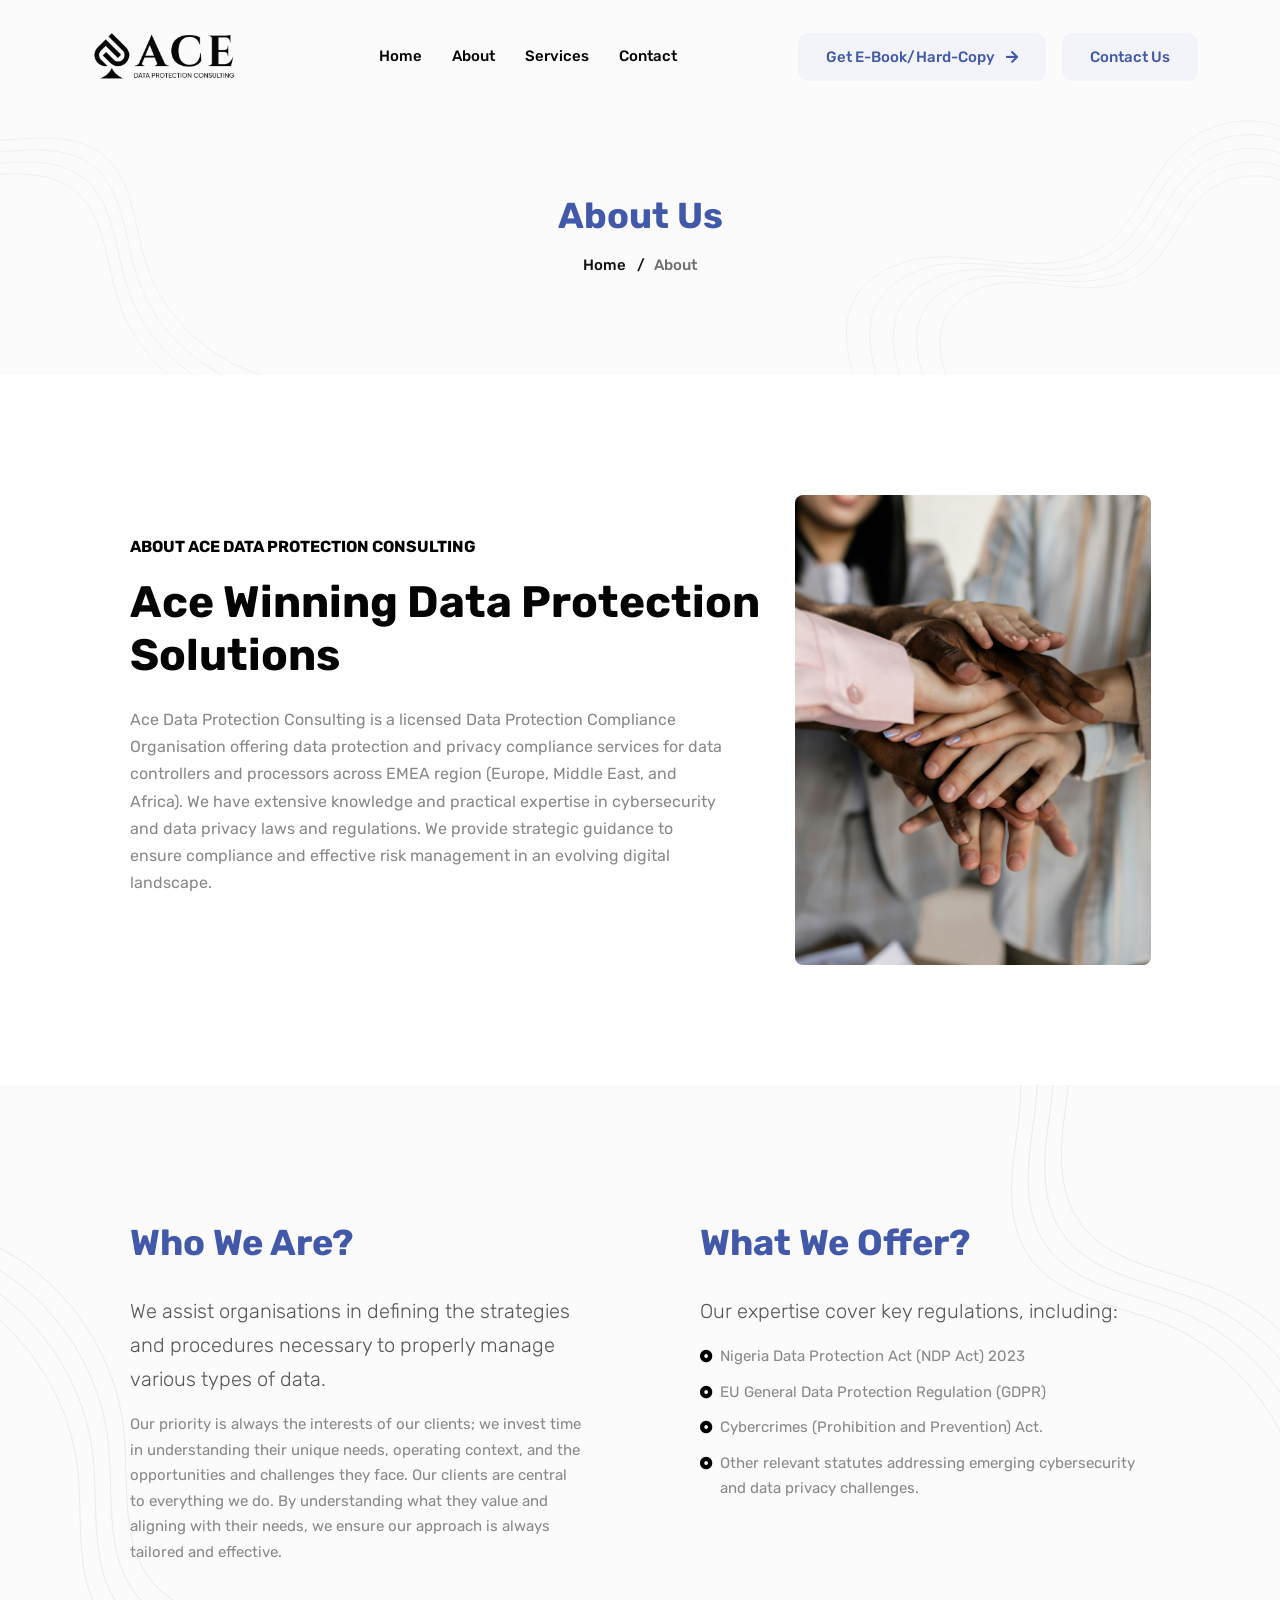
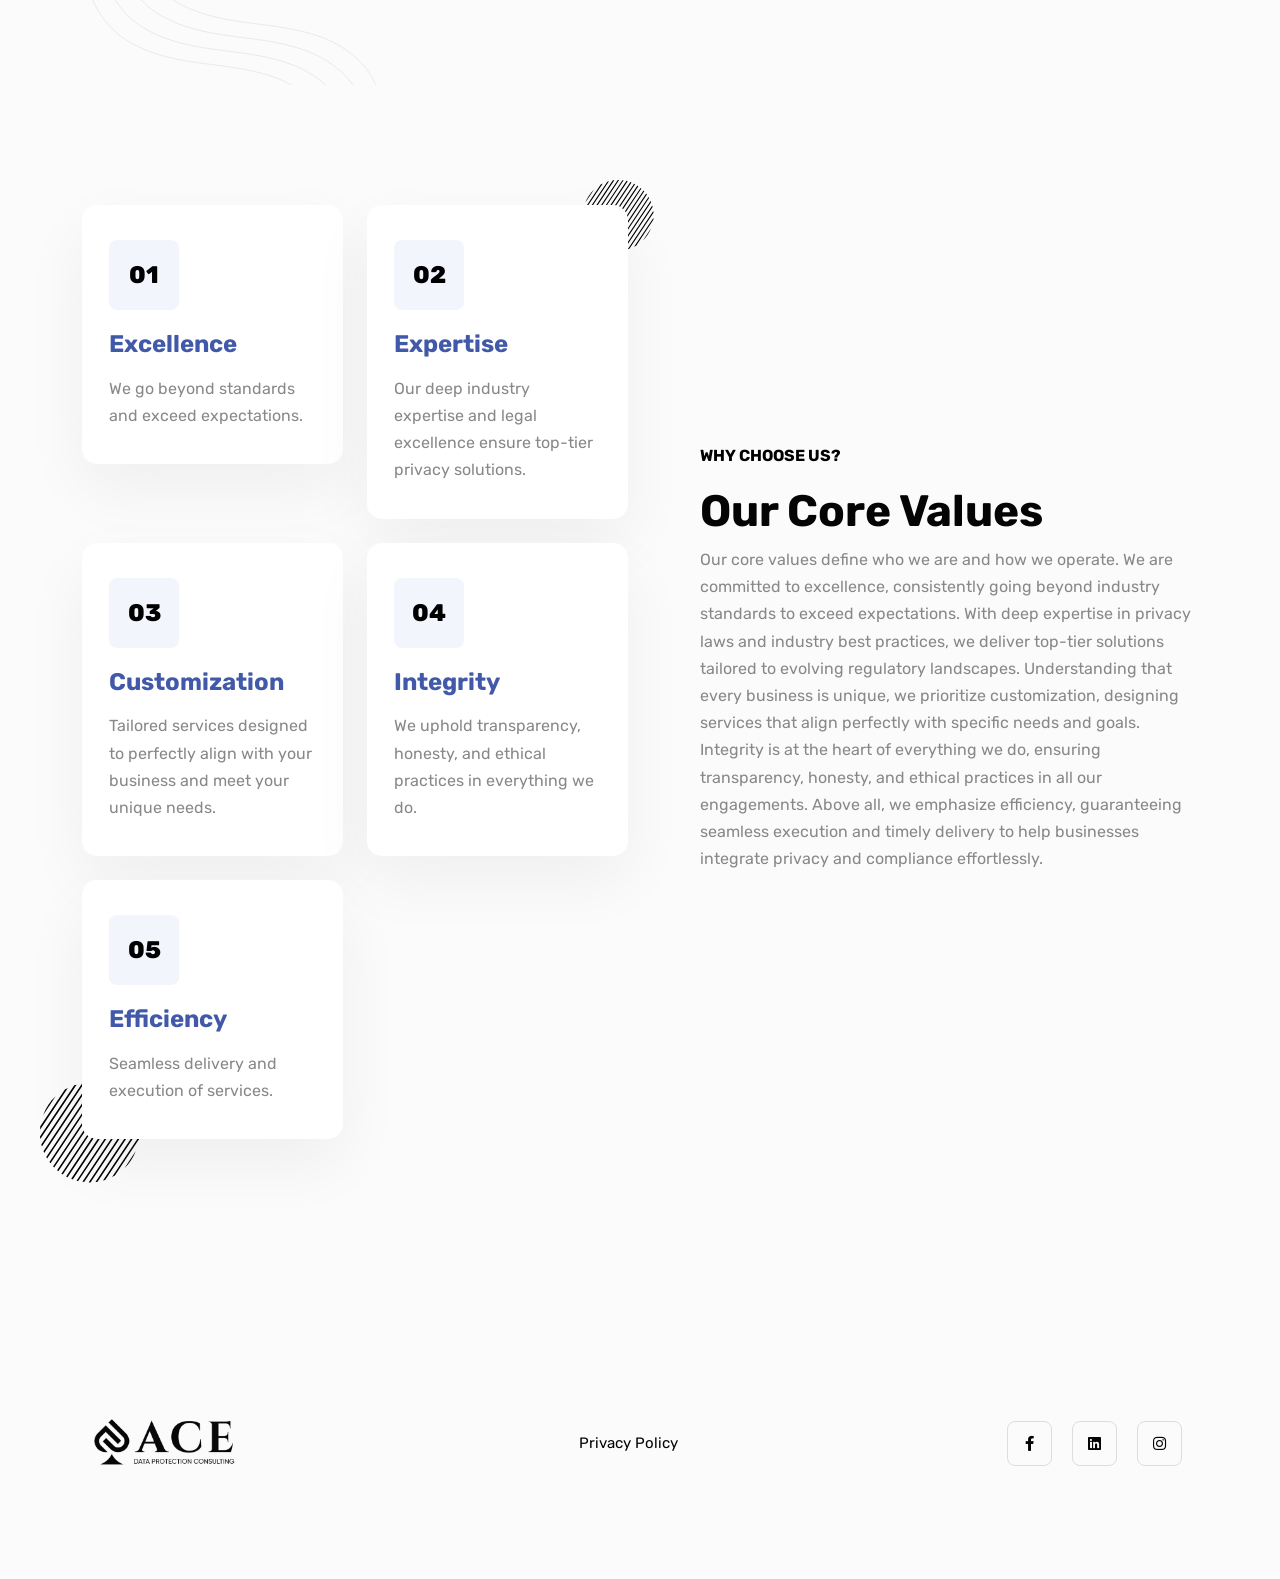
<file: about.html>
<!DOCTYPE html>

<!--
 // WEBSITE: https://themefisher.com
 // TWITTER: https://twitter.com/themefisher
 // FACEBOOK: https://www.facebook.com/themefisher
 // GITHUB: https://github.com/themefisher/
-->

<html lang="en-us">

<head>
	<meta charset="utf-8">
	<title>About - Ace Data Protection Consulting</title>
	<meta name="viewport" content="width=device-width, initial-scale=1, maximum-scale=5">
	<meta name="description" content="This is meta description">
	<meta name="author" content="Themefisher">
	<link rel="shortcut icon" href="images/favicon.png" type="image/x-icon">
	<link rel="icon" href="images/favicon.png" type="image/x-icon">

	<!-- # Google Fonts -->
	<link rel="preconnect" href="https://fonts.googleapis.com">
	<link rel="preconnect" href="https://fonts.gstatic.com" crossorigin>
	<link href="https://fonts.googleapis.com/css2?family=Rubik:wght@400;500;700&display=swap" rel="stylesheet">

	<!-- # CSS Plugins -->
	<link rel="stylesheet" href="plugins/slick/slick.css">
	<link rel="stylesheet" href="plugins/font-awesome/fontawesome.min.css">
	<link rel="stylesheet" href="plugins/font-awesome/brands.css">
	<link rel="stylesheet" href="plugins/font-awesome/solid.css">

	<!-- # Main Style Sheet -->
	<link rel="stylesheet" href="css/style.css">
</head>

<body>

	<!-- navigation -->
	<header class="navigation bg-tertiary">
		<nav class="navbar navbar-expand-xl navbar-light text-center py-3">
			<div class="container">
				<a class="navbar-brand" href="index.html">
					<img loading="prelaod" decoding="async" class="img-fluid" width="160" src="images/logo.png"
						alt="Wallet">
				</a>
				<button class="navbar-toggler" type="button" data-bs-toggle="collapse"
					data-bs-target="#navbarSupportedContent" aria-controls="navbarSupportedContent"
					aria-expanded="false" aria-label="Toggle navigation"> <span class="navbar-toggler-icon"></span>
				</button>
				<div class="collapse navbar-collapse" id="navbarSupportedContent">
					<ul class="navbar-nav mx-auto mb-2 mb-lg-0">
						<li class="nav-item"> <a class="nav-link" href="index.html">Home</a>
						</li>
						<li class="nav-item "> <a class="nav-link" href="about.html">About</a>
						</li>
						<li class="nav-item "> <a class="nav-link" href="services.html">Services</a>
						</li>
						<li class="nav-item "> <a class="nav-link" href="contact.html">Contact</a>
						</li>


					</ul>

					<!-- Right-aligned Action Buttons Grouped Together -->
					<div class="d-flex align-items-center justify-content-center mt-3 mt-lg-0">
						<a href="ebook/" class="btn btn-primary">
							Get E-Book/Hard-copy
							<span style="font-size: 14px;" class="ms-2 fas fa-arrow-right"></span>
						</a>
						<a href="contact.html" class="btn btn-primary ms-2 ms-lg-3">Contact Us</a>
					</div>
				</div>
			</div>
		</nav>
	</header>
	<!-- /navigation -->


	<section class="page-header bg-tertiary">
		<div class="container">
			<div class="row">
				<div class="col-8 mx-auto text-center">
					<h2 class="mb-3 text-capitalize">About Us</h2>
					<ul class="list-inline breadcrumbs text-capitalize" style="font-weight:500">
						<li class="list-inline-item"><a href="index.html">Home</a>
						</li>
						<li class="list-inline-item">/ &nbsp; <a href="about.html">About</a>
						</li>
					</ul>
				</div>
			</div>
		</div>
		<div class="has-shapes">
			<svg class="shape shape-left text-light" viewBox="0 0 192 752" fill="none"
				xmlns="http://www.w3.org/2000/svg">
				<path
					d="M-30.883 0C-41.3436 36.4248 -22.7145 75.8085 4.29154 102.398C31.2976 128.987 65.8677 146.199 97.6457 166.87C129.424 187.542 160.139 213.902 172.162 249.847C193.542 313.799 149.886 378.897 129.069 443.036C97.5623 540.079 122.109 653.229 191 728.495"
					stroke="currentColor" stroke-miterlimit="10" />
				<path
					d="M-55.5959 7.52271C-66.0565 43.9475 -47.4274 83.3312 -20.4214 109.92C6.58466 136.51 41.1549 153.722 72.9328 174.393C104.711 195.064 135.426 221.425 147.449 257.37C168.829 321.322 125.174 386.42 104.356 450.559C72.8494 547.601 97.3965 660.752 166.287 736.018"
					stroke="currentColor" stroke-miterlimit="10" />
				<path
					d="M-80.3302 15.0449C-90.7909 51.4697 -72.1617 90.8535 -45.1557 117.443C-18.1497 144.032 16.4205 161.244 48.1984 181.915C79.9763 202.587 110.691 228.947 122.715 264.892C144.095 328.844 100.439 393.942 79.622 458.081C48.115 555.123 72.6622 668.274 141.552 743.54"
					stroke="currentColor" stroke-miterlimit="10" />
				<path
					d="M-105.045 22.5676C-115.506 58.9924 -96.8766 98.3762 -69.8706 124.965C-42.8646 151.555 -8.29436 168.767 23.4835 189.438C55.2615 210.109 85.9766 236.469 98.0001 272.415C119.38 336.367 75.7243 401.464 54.9072 465.604C23.4002 562.646 47.9473 675.796 116.838 751.063"
					stroke="currentColor" stroke-miterlimit="10" />
			</svg>
			<svg class="shape shape-right text-light" viewBox="0 0 731 746" fill="none"
				xmlns="http://www.w3.org/2000/svg">
				<path
					d="M12.1794 745.14C1.80036 707.275 -5.75764 666.015 8.73984 629.537C27.748 581.745 80.4729 554.968 131.538 548.843C182.604 542.703 234.032 552.841 285.323 556.748C336.615 560.64 391.543 557.276 433.828 527.964C492.452 487.323 511.701 408.123 564.607 360.255C608.718 320.353 675.307 307.183 731.29 327.323"
					stroke="currentColor" stroke-miterlimit="10" />
				<path
					d="M51.0253 745.14C41.2045 709.326 34.0538 670.284 47.7668 635.783C65.7491 590.571 115.623 565.242 163.928 559.449C212.248 553.641 260.884 563.235 309.4 566.931C357.916 570.627 409.887 567.429 449.879 539.701C505.35 501.247 523.543 426.331 573.598 381.059C615.326 343.314 678.324 330.853 731.275 349.906"
					stroke="currentColor" stroke-miterlimit="10" />
				<path
					d="M89.8715 745.14C80.6239 711.363 73.8654 674.568 86.8091 642.028C103.766 599.396 150.788 575.515 196.347 570.054C241.906 564.578 287.767 573.629 333.523 577.099C379.278 580.584 428.277 577.567 465.976 551.423C518.279 515.172 535.431 444.525 582.62 401.832C621.964 366.229 681.356 354.493 731.291 372.46"
					stroke="currentColor" stroke-miterlimit="10" />
				<path
					d="M128.718 745.14C120.029 713.414 113.678 678.838 125.837 648.274C141.768 608.221 185.939 585.788 228.737 580.659C271.536 575.515 314.621 584.008 357.6 587.282C400.58 590.556 446.607 587.719 482.028 563.16C531.163 529.111 547.275 462.733 591.612 422.635C628.572 389.19 684.375 378.162 731.276 395.043"
					stroke="currentColor" stroke-miterlimit="10" />
				<path
					d="M167.564 745.14C159.432 715.451 153.504 683.107 164.863 654.519C179.753 617.046 221.088 596.062 261.126 591.265C301.164 586.452 341.473 594.402 381.677 597.465C421.88 600.527 464.95 597.872 498.094 574.896C544.061 543.035 559.146 480.942 600.617 443.423C635.194 412.135 687.406 401.817 731.276 417.612"
					stroke="currentColor" stroke-miterlimit="10" />
				<path
					d="M817.266 289.466C813.108 259.989 787.151 237.697 759.261 227.271C731.372 216.846 701.077 215.553 671.666 210.904C642.254 206.24 611.795 197.156 591.664 175.224C555.853 136.189 566.345 75.5336 560.763 22.8649C552.302 -56.8256 498.487 -130.133 425 -162.081"
					stroke="currentColor" stroke-miterlimit="10" />
				<path
					d="M832.584 276.159C828.427 246.683 802.469 224.391 774.58 213.965C746.69 203.539 716.395 202.246 686.984 197.598C657.573 192.934 627.114 183.85 606.982 161.918C571.172 122.883 581.663 62.2275 576.082 9.55873C567.62 -70.1318 513.806 -143.439 440.318 -175.387"
					stroke="currentColor" stroke-miterlimit="10" />
				<path
					d="M847.904 262.853C843.747 233.376 817.789 211.084 789.9 200.659C762.011 190.233 731.716 188.94 702.304 184.292C672.893 179.627 642.434 170.544 622.303 148.612C586.492 109.577 596.983 48.9211 591.402 -3.74766C582.94 -83.4382 529.126 -156.746 455.638 -188.694"
					stroke="currentColor" stroke-miterlimit="10" />
				<path
					d="M863.24 249.547C859.083 220.07 833.125 197.778 805.236 187.353C777.347 176.927 747.051 175.634 717.64 170.986C688.229 166.321 657.77 157.237 637.639 135.306C601.828 96.2707 612.319 35.6149 606.738 -17.0538C598.276 -96.7443 544.462 -170.052 470.974 -202"
					stroke="currentColor" stroke-miterlimit="10" />
			</svg>
		</div>
	</section>

	<section class="section">
		<div class="container">
			<div class="row justify-content-center align-items-center">
				<div class="col-lg-7">
					<div class="section-title">
						<p class="text-primary text-uppercase fw-bold mb-3">About Ace Data Protection Consulting</p>
						<h2 class="h1 mb-4">Ace Winning Data Protection Solutions</h2>
						<div class="content pe-0 pe-lg-5">
							<p>Ace Data Protection Consulting is a licensed Data Protection Compliance Organisation
								offering data protection and privacy compliance services for data controllers and
								processors across EMEA region (Europe, Middle East, and Africa).
								We have extensive knowledge and practical expertise in cybersecurity and data privacy
								laws and regulations.
								We provide strategic guidance to ensure compliance and effective risk management in an
								evolving digital landscape.</p>

						</div>
					</div>
				</div>
				<div class="col-lg-4 mt-5 mt-lg-0">
					<img loading="lazy" decoding="async" src="images/about/about-11.jpg"
						alt="Business Loans &lt;br&gt; For Daily Expenses" class="rounded w-100">
				</div>
			</div>
		</div>
	</section>

	<section class="about-section section bg-tertiary position-relative overflow-hidden">
		<div class="container">
			<div class="row justify-content-around">
				<div class="col-lg-5">
					<div class="section-title">
						<p class="text-primary text-uppercase fw-bold mb-3"></p>
						<h2>Who We Are?</h2>
					</div>
					<p class="lead">We assist organisations in defining the strategies and procedures necessary to
						properly manage various types of data.</p>
					<div class="content">Our priority is always the interests of our clients; we invest time in
						understanding their unique needs, operating context, and the opportunities and challenges they
						face.
						Our clients are central to everything we do. By understanding what they value and aligning with
						their needs, we ensure our approach is always tailored and effective.</div>
				</div>
				<div class="col-lg-5">
					<div class="section-title">
						<p class="text-primary text-uppercase fw-bold mb-3"></p>
						<h2>What We Offer?</h2>
					</div>
					<p class="lead">Our expertise cover key regulations, including: </p>
					<div class="content">
						<ul>
							<li>Nigeria Data Protection Act (NDP Act) 2023</li>
							<li>EU General Data Protection Regulation (GDPR)</li>
							<li>Cybercrimes (Prohibition and Prevention) Act.</li>
							<li>Other relevant statutes addressing emerging cybersecurity and data privacy challenges.
							</li>
						</ul>
					</div>
				</div>
			</div>
		</div>
		<div class="has-shapes">
			<svg class="shape shape-left text-light" width="381" height="443" viewBox="0 0 381 443" fill="none"
				xmlns="http://www.w3.org/2000/svg">
				<path
					d="M334.266 499.007C330.108 469.108 304.151 446.496 276.261 435.921C248.372 425.346 218.077 424.035 188.666 419.32C159.254 414.589 128.795 405.375 108.664 383.129C72.8533 343.535 83.3445 282.01 77.7634 228.587C69.3017 147.754 15.4873 73.3967 -58.0001 40.9907"
					stroke="currentColor" stroke-miterlimit="10" />
				<path
					d="M349.584 485.51C345.427 455.611 319.469 433 291.58 422.425C263.69 411.85 233.395 410.538 203.984 405.823C174.573 401.092 144.114 391.878 123.982 369.632C88.1716 330.038 98.6628 268.513 93.0817 215.09C84.62 134.258 30.8056 59.8999 -42.6819 27.494"
					stroke="currentColor" stroke-miterlimit="10" />
				<path
					d="M364.904 472.013C360.747 442.114 334.789 419.503 306.9 408.928C279.011 398.352 248.716 397.041 219.304 392.326C189.893 387.595 159.434 378.381 139.303 356.135C103.492 316.541 113.983 255.016 108.402 201.593C99.9403 120.76 46.1259 46.4028 -27.3616 13.9969"
					stroke="currentColor" stroke-miterlimit="10" />
				<path
					d="M380.24 458.516C376.083 428.617 350.125 406.006 322.236 395.431C294.347 384.856 264.051 383.544 234.64 378.829C205.229 374.098 174.77 364.884 154.639 342.638C118.828 303.044 129.319 241.519 123.738 188.096C115.276 107.264 61.4619 32.906 -12.0255 0.500103"
					stroke="currentColor" stroke-miterlimit="10" />
			</svg>
			<svg class="shape shape-right text-light" width="406" height="433" viewBox="0 0 406 433" fill="none"
				xmlns="http://www.w3.org/2000/svg">
				<path
					d="M101.974 -86.77C128.962 -74.8992 143.467 -43.2447 146.175 -12.7857C148.883 17.6734 142.273 48.1263 139.087 78.5816C135.916 109.041 136.681 141.702 152.351 167.47C180.247 213.314 240.712 218.81 289.413 238.184C363.095 267.516 418.962 340.253 430.36 421.687"
					stroke="currentColor" stroke-miterlimit="10" />
				<path
					d="M118.607 -98.5031C145.596 -86.6323 160.101 -54.9778 162.809 -24.5188C165.517 5.94031 158.907 36.3933 155.72 66.8486C152.549 97.3082 153.314 129.969 168.985 155.737C196.881 201.581 257.346 207.077 306.047 226.451C379.729 255.783 435.596 328.52 446.994 409.954"
					stroke="currentColor" stroke-miterlimit="10" />
				<path
					d="M135.241 -110.238C162.23 -98.3675 176.735 -66.7131 179.443 -36.254C182.151 -5.79492 175.541 24.6581 172.354 55.1134C169.183 85.573 169.948 118.234 185.619 144.002C213.515 189.846 273.98 195.342 322.681 214.716C396.363 244.048 452.23 316.785 463.627 398.219"
					stroke="currentColor" stroke-miterlimit="10" />
				<path
					d="M151.879 -121.989C178.867 -110.118 193.373 -78.4638 196.081 -48.0047C198.789 -17.5457 192.179 12.9074 188.992 43.3627C185.821 73.8223 186.586 106.483 202.256 132.251C230.153 178.095 290.618 183.591 339.318 202.965C413.001 232.297 468.867 305.034 480.265 386.468"
					stroke="currentColor" stroke-miterlimit="10" />
			</svg>
		</div>
	</section>



	<section class="section core-value bg-tertiary">
		<div class="container">
			<div class="row align-items-center">
				<div class="col-lg-6">
					<div class="row position-relative gy-4">
						<div class="icon-box-item col-md-6">
							<div class="block bg-white">
								<div style="background-color: rgba(194, 206, 244, 0.2); color: black;"
									class="icon rounded-number">01</div>
								<h3 class="mb-3">Excellence </h3>
								<p class="mb-0">We go beyond standards and exceed expectations.</p>
							</div>
						</div>
						<div class="icon-box-item col-md-6">
							<div class="block bg-white">
								<div style="background-color: rgba(194, 206, 244, 0.2); color: black;"
									class="icon rounded-number">02</div>
								<h3 class="mb-3">Expertise </h3>
								<p class="mb-0">Our deep industry expertise and legal excellence ensure top-tier privacy
									solutions.</p>
							</div>
						</div>
						<div class="icon-box-item col-md-6">
							<div class="block bg-white">
								<div style="background-color: rgba(194, 206, 244, 0.2); color: black;"
									class="icon rounded-number">03</div>
								<h3 class="mb-3">Customization </h3>
								<p class="mb-0"> Tailored services designed to perfectly align with your business and
									meet your unique needs.</p>
							</div>
						</div>
						<div class="icon-box-item col-md-6">
							<div class="block bg-white">
								<div style="background-color: rgba(194, 206, 244, 0.2); color: black;"
									class="icon rounded-number">04</div>
								<h3 class="mb-3">Integrity </h3>
								<p class="mb-0">We uphold transparency, honesty, and ethical practices in everything we
									do.</p>
							</div>
						</div>

						<div class="icon-box-item col-md-6">
							<div class="block bg-white">
								<div style="background-color: rgba(194, 206, 244, 0.2); color: black;"
									class="icon rounded-number">05</div>
								<h3 class="mb-3">Efficiency </h3>
								<p class="mb-0">Seamless delivery and execution of services.</p>
							</div>
						</div>
						<div class="has-shapes">
							<svg class="shape shape-1 text-primary" width="71" height="71" viewBox="0 0 119 119"
								fill="none" xmlns="http://www.w3.org/2000/svg">
								<path
									d="M8.50598 89.8686C8.17023 89.3091 7.83449 88.6376 7.49875 88.078L66.0305 0.336418C66.7019 0.448334 67.3734 0.560249 68.0449 0.560249L8.50598 89.8686Z"
									fill="currentColor" />
								<path
									d="M5.03787 83.2646C4.70213 82.5932 4.47829 81.9217 4.14255 81.2502L58.3096 -0.00032826C59.093 -0.000328191 59.7645 -0.000328132 60.5479 -0.000328064L5.03787 83.2646Z"
									fill="currentColor" />
								<path
									d="M16.9007 100.613C16.453 100.165 16.0053 99.7175 15.5577 99.2698L79.4613 3.47031C80.0209 3.69414 80.6924 3.91795 81.252 4.14178L16.9007 100.613Z"
									fill="currentColor" />
								<path
									d="M12.5352 95.5762C12.0876 95.0166 11.7518 94.5689 11.3042 94.0094L72.9695 1.45541C73.641 1.56732 74.2006 1.79115 74.8721 1.90306L12.5352 95.5762Z"
									fill="currentColor" />
								<path
									d="M0.00101471 55.5103C0.11293 54.1673 0.224831 52.9362 0.336747 51.5932L29.6586 7.72242C30.7777 7.05093 31.8969 6.49136 33.1279 5.93178L0.00101471 55.5103Z"
									fill="currentColor" />
								<path
									d="M26.1887 108.334C25.9649 108.223 25.7411 107.999 25.5172 107.887L91.2115 9.40136C91.4353 9.51328 91.6592 9.7371 91.883 9.84901C92.2188 10.0728 92.4426 10.2967 92.7783 10.4086L27.084 108.894C26.8602 108.67 26.5245 108.558 26.1887 108.334Z"
									fill="currentColor" />
								<path
									d="M114.042 81.0269C112.587 84.7201 110.685 88.4133 108.334 91.8827C105.984 95.3521 103.41 98.4857 100.5 101.396L114.042 81.0269Z"
									fill="currentColor" />
								<path
									d="M0.335842 66.7012C0.223927 65.6939 0.112026 64.7986 0.000110881 63.7914L40.7373 2.79753C41.6326 2.46179 42.6398 2.23796 43.5352 2.01413L0.335842 66.7012Z"
									fill="currentColor" />
								<path
									d="M2.23929 75.6538C2.01546 74.8704 1.79162 74.087 1.56779 73.3036L50.0271 0.558655C50.8105 0.446747 51.7059 0.334824 52.4893 0.222908L2.23929 75.6538Z"
									fill="currentColor" />
								<path
									d="M32.793 112.139C32.2335 111.915 31.6739 111.58 31.1143 111.244L96.4728 13.206C96.9205 13.6537 97.4801 13.9894 97.9277 14.4371L32.793 112.139Z"
									fill="currentColor" />
								<path
									d="M77.7822 115.161C76.8868 115.497 75.8796 115.72 74.9843 116.056L117.848 51.8168C117.96 52.824 118.072 53.7193 118.184 54.7266L77.7822 115.161Z"
									fill="currentColor" />
								<path
									d="M68.493 117.512C67.7096 117.624 66.8143 117.736 66.0309 117.848L116.057 42.8644C116.281 43.6478 116.505 44.4312 116.729 45.3265L68.493 117.512Z"
									fill="currentColor" />
								<path
									d="M60.0992 118.294C59.3158 118.294 58.6443 118.294 57.8609 118.294L113.259 35.2533C113.595 35.9248 113.819 36.5963 114.154 37.2678L60.0992 118.294Z"
									fill="currentColor" />
								<path
									d="M21.8245 105.087C21.3768 104.64 20.8172 104.304 20.3696 103.856L85.6162 6.15427C86.1758 6.37809 86.7354 6.71384 87.2949 7.04959L21.8245 105.087Z"
									fill="currentColor" />
								<path
									d="M89.0856 110.124C87.9665 110.795 86.7354 111.467 85.6162 112.026L118.184 63.1194C118.072 64.4624 117.96 65.8054 117.736 67.0364L89.0856 110.124Z"
									fill="currentColor" />
								<path
									d="M3.69339 38.2759C5.2602 34.135 7.27468 30.1061 9.84873 26.189C12.4228 22.3839 15.3326 18.9145 18.5781 15.8928L3.69339 38.2759Z"
									fill="currentColor" />
								<path
									d="M52.49 117.848C51.8185 117.736 51.147 117.736 50.4755 117.624L109.791 28.5392C110.126 29.0988 110.462 29.7703 110.798 30.3299L52.49 117.848Z"
									fill="currentColor" />
								<path
									d="M38.9475 114.712C38.388 114.489 37.7165 114.265 37.1569 114.041L101.396 17.6818C101.844 18.1295 102.292 18.5771 102.739 19.0248L38.9475 114.712Z"
									fill="currentColor" />
								<path
									d="M45.4392 116.728C44.7677 116.616 44.2081 116.392 43.5366 116.28L105.873 22.8306C106.321 23.3902 106.657 23.8378 107.105 24.3974L45.4392 116.728Z"
									fill="currentColor" />
							</svg>
							<svg class="shape shape-2 text-primary" width="100" height="100" viewBox="0 0 119 119"
								fill="none" xmlns="http://www.w3.org/2000/svg">
								<path
									d="M8.50598 89.8686C8.17023 89.3091 7.83449 88.6376 7.49875 88.078L66.0305 0.336418C66.7019 0.448334 67.3734 0.560249 68.0449 0.560249L8.50598 89.8686Z"
									fill="currentColor" />
								<path
									d="M5.03787 83.2646C4.70213 82.5932 4.47829 81.9217 4.14255 81.2502L58.3096 -0.00032826C59.093 -0.000328191 59.7645 -0.000328132 60.5479 -0.000328064L5.03787 83.2646Z"
									fill="currentColor" />
								<path
									d="M16.9007 100.613C16.453 100.165 16.0053 99.7175 15.5577 99.2698L79.4613 3.47031C80.0209 3.69414 80.6924 3.91795 81.252 4.14178L16.9007 100.613Z"
									fill="currentColor" />
								<path
									d="M12.5352 95.5762C12.0876 95.0166 11.7518 94.5689 11.3042 94.0094L72.9695 1.45541C73.641 1.56732 74.2006 1.79115 74.8721 1.90306L12.5352 95.5762Z"
									fill="currentColor" />
								<path
									d="M0.00101471 55.5103C0.11293 54.1673 0.224831 52.9362 0.336747 51.5932L29.6586 7.72242C30.7777 7.05093 31.8969 6.49136 33.1279 5.93178L0.00101471 55.5103Z"
									fill="currentColor" />
								<path
									d="M26.1887 108.334C25.9649 108.223 25.7411 107.999 25.5172 107.887L91.2115 9.40136C91.4353 9.51328 91.6592 9.7371 91.883 9.84901C92.2188 10.0728 92.4426 10.2967 92.7783 10.4086L27.084 108.894C26.8602 108.67 26.5245 108.558 26.1887 108.334Z"
									fill="currentColor" />
								<path
									d="M114.042 81.0269C112.587 84.7201 110.685 88.4133 108.334 91.8827C105.984 95.3521 103.41 98.4857 100.5 101.396L114.042 81.0269Z"
									fill="currentColor" />
								<path
									d="M0.335842 66.7012C0.223927 65.6939 0.112026 64.7986 0.000110881 63.7914L40.7373 2.79753C41.6326 2.46179 42.6398 2.23796 43.5352 2.01413L0.335842 66.7012Z"
									fill="currentColor" />
								<path
									d="M2.23929 75.6538C2.01546 74.8704 1.79162 74.087 1.56779 73.3036L50.0271 0.558655C50.8105 0.446747 51.7059 0.334824 52.4893 0.222908L2.23929 75.6538Z"
									fill="currentColor" />
								<path
									d="M32.793 112.139C32.2335 111.915 31.6739 111.58 31.1143 111.244L96.4728 13.206C96.9205 13.6537 97.4801 13.9894 97.9277 14.4371L32.793 112.139Z"
									fill="currentColor" />
								<path
									d="M77.7822 115.161C76.8868 115.497 75.8796 115.72 74.9843 116.056L117.848 51.8168C117.96 52.824 118.072 53.7193 118.184 54.7266L77.7822 115.161Z"
									fill="currentColor" />
								<path
									d="M68.493 117.512C67.7096 117.624 66.8143 117.736 66.0309 117.848L116.057 42.8644C116.281 43.6478 116.505 44.4312 116.729 45.3265L68.493 117.512Z"
									fill="currentColor" />
								<path
									d="M60.0992 118.294C59.3158 118.294 58.6443 118.294 57.8609 118.294L113.259 35.2533C113.595 35.9248 113.819 36.5963 114.154 37.2678L60.0992 118.294Z"
									fill="currentColor" />
								<path
									d="M21.8245 105.087C21.3768 104.64 20.8172 104.304 20.3696 103.856L85.6162 6.15427C86.1758 6.37809 86.7354 6.71384 87.2949 7.04959L21.8245 105.087Z"
									fill="currentColor" />
								<path
									d="M89.0856 110.124C87.9665 110.795 86.7354 111.467 85.6162 112.026L118.184 63.1194C118.072 64.4624 117.96 65.8054 117.736 67.0364L89.0856 110.124Z"
									fill="currentColor" />
								<path
									d="M3.69339 38.2759C5.2602 34.135 7.27468 30.1061 9.84873 26.189C12.4228 22.3839 15.3326 18.9145 18.5781 15.8928L3.69339 38.2759Z"
									fill="currentColor" />
								<path
									d="M52.49 117.848C51.8185 117.736 51.147 117.736 50.4755 117.624L109.791 28.5392C110.126 29.0988 110.462 29.7703 110.798 30.3299L52.49 117.848Z"
									fill="currentColor" />
								<path
									d="M38.9475 114.712C38.388 114.489 37.7165 114.265 37.1569 114.041L101.396 17.6818C101.844 18.1295 102.292 18.5771 102.739 19.0248L38.9475 114.712Z"
									fill="currentColor" />
								<path
									d="M45.4392 116.728C44.7677 116.616 44.2081 116.392 43.5366 116.28L105.873 22.8306C106.321 23.3902 106.657 23.8378 107.105 24.3974L45.4392 116.728Z"
									fill="currentColor" />
							</svg>
						</div>
					</div>
				</div>
				<div class="col-lg-6 mt-5 mt-lg-0">
					<div class="section-title ps-0 ps-lg-5">
						<p class="text-primary text-uppercase fw-bold mb-3">Why Choose Us?</p>
						<h2 class="h1">Our Core Values</h2>
						<div class="content">
							<p>Our core values define who we are and how we operate. We are committed to excellence,
								consistently going beyond industry standards to exceed expectations. With deep expertise
								in privacy laws and industry best practices, we deliver top-tier solutions tailored to
								evolving regulatory landscapes. Understanding that every business is unique, we
								prioritize customization, designing services that align perfectly with specific needs
								and goals. Integrity is at the heart of everything we do, ensuring transparency,
								honesty, and ethical practices in all our engagements. Above all, we emphasize
								efficiency, guaranteeing seamless execution and timely delivery to help businesses
								integrate privacy and compliance effortlessly.
							</p>

						</div>
					</div>
				</div>
			</div>
		</div>
	</section>


	<footer class="section-sm bg-tertiary">
		<div class="container">

			<div class="row align-items-center mt-5 text-center text-md-start">
				<div class="col-lg-4">
					<a href="index.html">
						<img loading="prelaod" decoding="async" class="img-fluid" width="160" src="images/logo.png"
							alt="Wallet">
					</a>
				</div>
				<div class="col-lg-4 col-md-6 mt-4 mt-lg-0">
					<ul class="list-unstyled list-inline mb-0 text-lg-center">
						<li class="list-inline-item me-4"><a class="text-black" href="privacy-policy.html">Privacy
								Policy</a>
						</li>

					</ul>
				</div>
				<div class="col-lg-4 col-md-6 text-md-end mt-4 mt-md-0">
					<ul class="list-unstyled list-inline mb-0 social-icons">
						<li class="list-inline-item me-3"><a title="Explorer Facebook Profile" class="text-black"
								href=""><i class="fab fa-facebook-f"></i></a>
						</li>
						<li class="list-inline-item me-3"><a title="Explorer Twitter Profile" class="text-black"
								href=""><i class="fab fa-linkedin"></i></a>
						</li>
						<li class="list-inline-item me-3"><a title="Explorer Instagram Profile" class="text-black"
								href=""><i class="fab fa-instagram"></i></a>
						</li>
					</ul>
				</div>
			</div>
		</div>
	</footer>


	<!-- # JS Plugins -->
	<script src="plugins/jquery/jquery.min.js"></script>
	<script src="plugins/bootstrap/bootstrap.min.js"></script>
	<script src="plugins/slick/slick.min.js"></script>
	<script src="plugins/scrollmenu/scrollmenu.min.js"></script>

	<!-- Main Script -->
	<script src="js/script.js"></script>

</body>

</html>
</file>
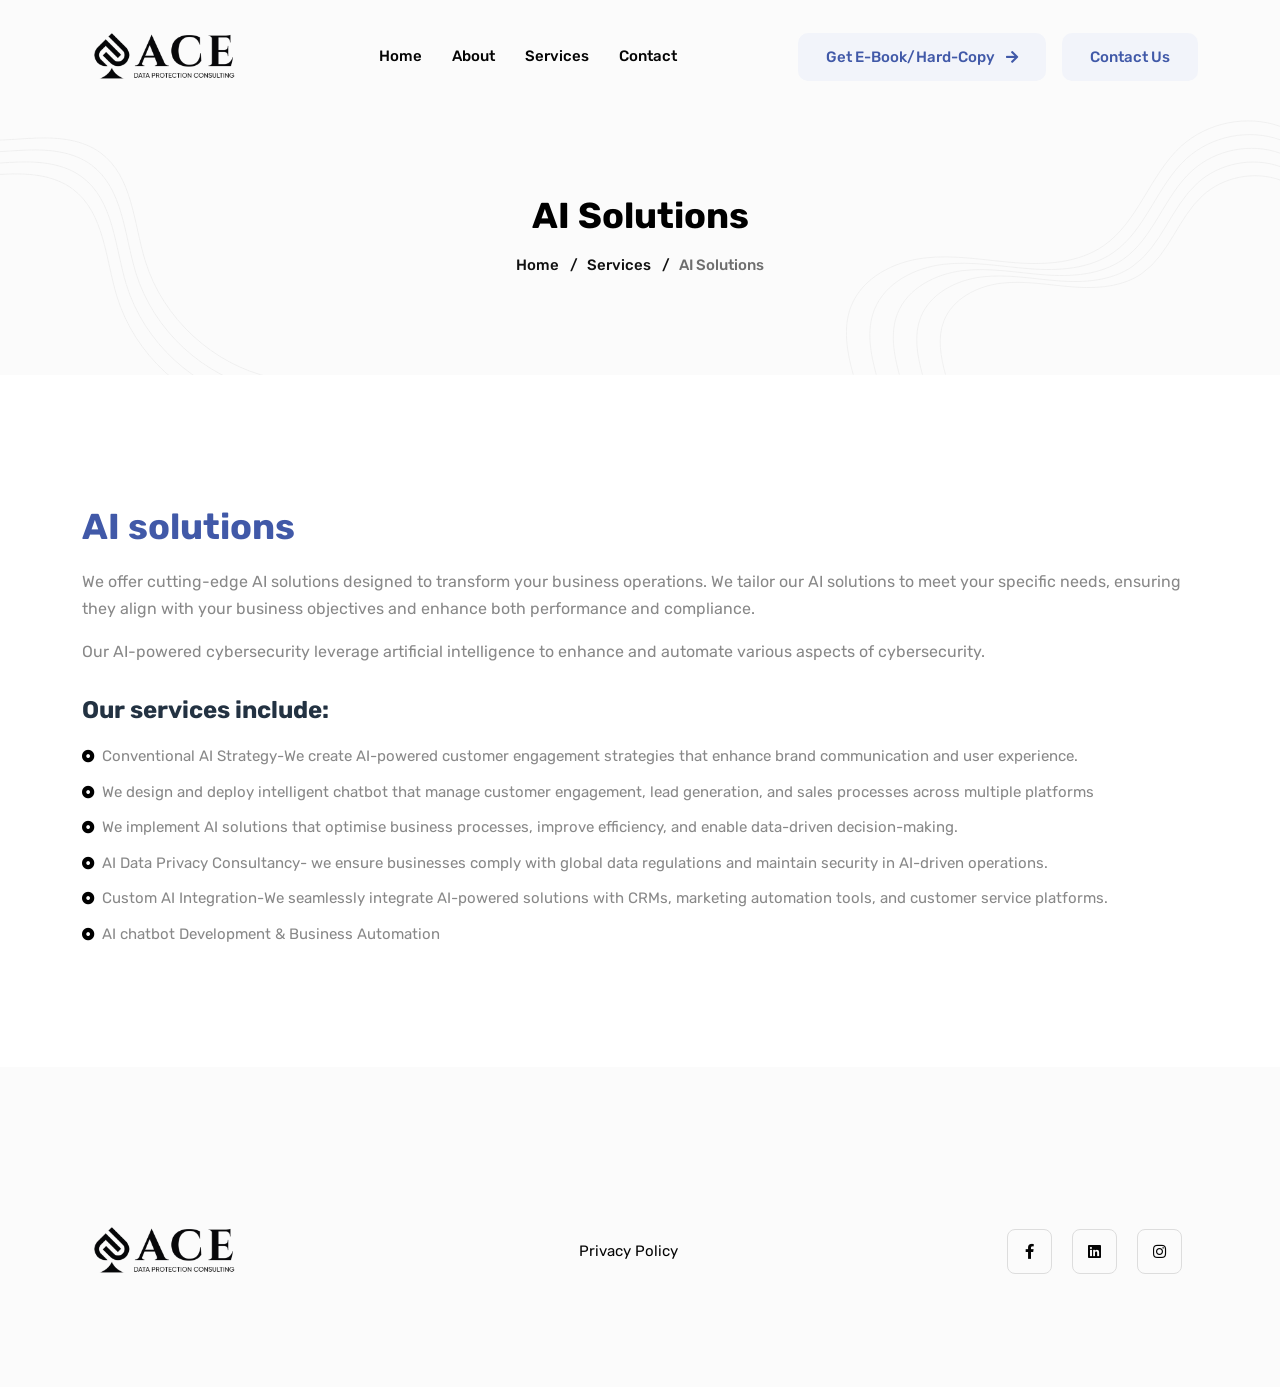
<file: ai.html>
<!DOCTYPE html>

<!--
 // WEBSITE: https://themefisher.com
 // TWITTER: https://twitter.com/themefisher
 // FACEBOOK: https://www.facebook.com/themefisher
 // GITHUB: https://github.com/themefisher/
-->

<html lang="en-us">

<head>
	<meta charset="utf-8">
	<title>AI Solutions - Ace Data Protection Consulting</title>
	<meta name="viewport" content="width=device-width, initial-scale=1, maximum-scale=5">
	<meta name="description" content="This is meta description">
	<meta name="author" content="Themefisher">
	<link rel="shortcut icon" href="images/favicon.png" type="image/x-icon">
	<link rel="icon" href="images/favicon.png" type="image/x-icon">

	<!-- # Google Fonts -->
	<link rel="preconnect" href="https://fonts.googleapis.com">
	<link rel="preconnect" href="https://fonts.gstatic.com" crossorigin>
	<link href="https://fonts.googleapis.com/css2?family=Rubik:wght@400;500;700&display=swap" rel="stylesheet">

	<!-- # CSS Plugins -->
	<link rel="stylesheet" href="plugins/slick/slick.css">
	<link rel="stylesheet" href="plugins/font-awesome/fontawesome.min.css">
	<link rel="stylesheet" href="plugins/font-awesome/brands.css">
	<link rel="stylesheet" href="plugins/font-awesome/solid.css">

	<!-- # Main Style Sheet -->
	<link rel="stylesheet" href="css/style.css">
</head>

<body>


	<!-- navigation -->
	<header class="navigation bg-tertiary">
		<nav class="navbar navbar-expand-xl navbar-light text-center py-3">
			<div class="container">
				<a class="navbar-brand" href="index.html">
					<img loading="prelaod" decoding="async" class="img-fluid" width="160" src="images/logo.png"
						alt="Wallet">
				</a>
				<button class="navbar-toggler" type="button" data-bs-toggle="collapse"
					data-bs-target="#navbarSupportedContent" aria-controls="navbarSupportedContent"
					aria-expanded="false" aria-label="Toggle navigation"> <span class="navbar-toggler-icon"></span>
				</button>
				<div class="collapse navbar-collapse" id="navbarSupportedContent">
					<ul class="navbar-nav mx-auto mb-2 mb-lg-0">
						<li class="nav-item"> <a class="nav-link" href="index.html">Home</a>
						</li>
						<li class="nav-item "> <a class="nav-link" href="about.html">About</a>
						</li>
						<li class="nav-item "> <a class="nav-link" href="services.html">Services</a>
						</li>
						<li class="nav-item "> <a class="nav-link" href="contact.html">Contact</a>
						</li>


					</ul>

					<!-- Right-aligned Action Buttons Grouped Together -->
					<div class="d-flex align-items-center justify-content-center mt-3 mt-lg-0">
						<a href="ebook/" class="btn btn-primary">
							Get E-Book/Hard-copy
							<span style="font-size: 14px;" class="ms-2 fas fa-arrow-right"></span>
						</a>
						<a href="contact.html" class="btn btn-primary ms-2 ms-lg-3">Contact Us</a>
					</div>
				</div>
			</div>
		</nav>
	</header>
	<!-- /navigation -->


	<section class="page-header bg-tertiary">
		<div class="container">
			<div class="row">
				<div class="col-8 mx-auto text-center">
					<h2 class="mb-3 text-capitalize" style="color: black;">AI Solutions</h2>
					<ul class="list-inline breadcrumbs text-capitalize" style="font-weight:500">
						<li class="list-inline-item"><a href="index.html">Home</a>
						</li>
						<li class="list-inline-item">/ &nbsp; <a href="services.html">Services</a>
						</li>
						<li class="list-inline-item">/ &nbsp; <a href="service-details.html">AI Solutions</a>
						</li>
					</ul>
				</div>
			</div>
		</div>
		<div class="has-shapes">
			<svg class="shape shape-left text-light" viewBox="0 0 192 752" fill="none"
				xmlns="http://www.w3.org/2000/svg">
				<path
					d="M-30.883 0C-41.3436 36.4248 -22.7145 75.8085 4.29154 102.398C31.2976 128.987 65.8677 146.199 97.6457 166.87C129.424 187.542 160.139 213.902 172.162 249.847C193.542 313.799 149.886 378.897 129.069 443.036C97.5623 540.079 122.109 653.229 191 728.495"
					stroke="currentColor" stroke-miterlimit="10" />
				<path
					d="M-55.5959 7.52271C-66.0565 43.9475 -47.4274 83.3312 -20.4214 109.92C6.58466 136.51 41.1549 153.722 72.9328 174.393C104.711 195.064 135.426 221.425 147.449 257.37C168.829 321.322 125.174 386.42 104.356 450.559C72.8494 547.601 97.3965 660.752 166.287 736.018"
					stroke="currentColor" stroke-miterlimit="10" />
				<path
					d="M-80.3302 15.0449C-90.7909 51.4697 -72.1617 90.8535 -45.1557 117.443C-18.1497 144.032 16.4205 161.244 48.1984 181.915C79.9763 202.587 110.691 228.947 122.715 264.892C144.095 328.844 100.439 393.942 79.622 458.081C48.115 555.123 72.6622 668.274 141.552 743.54"
					stroke="currentColor" stroke-miterlimit="10" />
				<path
					d="M-105.045 22.5676C-115.506 58.9924 -96.8766 98.3762 -69.8706 124.965C-42.8646 151.555 -8.29436 168.767 23.4835 189.438C55.2615 210.109 85.9766 236.469 98.0001 272.415C119.38 336.367 75.7243 401.464 54.9072 465.604C23.4002 562.646 47.9473 675.796 116.838 751.063"
					stroke="currentColor" stroke-miterlimit="10" />
			</svg>
			<svg class="shape shape-right text-light" viewBox="0 0 731 746" fill="none"
				xmlns="http://www.w3.org/2000/svg">
				<path
					d="M12.1794 745.14C1.80036 707.275 -5.75764 666.015 8.73984 629.537C27.748 581.745 80.4729 554.968 131.538 548.843C182.604 542.703 234.032 552.841 285.323 556.748C336.615 560.64 391.543 557.276 433.828 527.964C492.452 487.323 511.701 408.123 564.607 360.255C608.718 320.353 675.307 307.183 731.29 327.323"
					stroke="currentColor" stroke-miterlimit="10" />
				<path
					d="M51.0253 745.14C41.2045 709.326 34.0538 670.284 47.7668 635.783C65.7491 590.571 115.623 565.242 163.928 559.449C212.248 553.641 260.884 563.235 309.4 566.931C357.916 570.627 409.887 567.429 449.879 539.701C505.35 501.247 523.543 426.331 573.598 381.059C615.326 343.314 678.324 330.853 731.275 349.906"
					stroke="currentColor" stroke-miterlimit="10" />
				<path
					d="M89.8715 745.14C80.6239 711.363 73.8654 674.568 86.8091 642.028C103.766 599.396 150.788 575.515 196.347 570.054C241.906 564.578 287.767 573.629 333.523 577.099C379.278 580.584 428.277 577.567 465.976 551.423C518.279 515.172 535.431 444.525 582.62 401.832C621.964 366.229 681.356 354.493 731.291 372.46"
					stroke="currentColor" stroke-miterlimit="10" />
				<path
					d="M128.718 745.14C120.029 713.414 113.678 678.838 125.837 648.274C141.768 608.221 185.939 585.788 228.737 580.659C271.536 575.515 314.621 584.008 357.6 587.282C400.58 590.556 446.607 587.719 482.028 563.16C531.163 529.111 547.275 462.733 591.612 422.635C628.572 389.19 684.375 378.162 731.276 395.043"
					stroke="currentColor" stroke-miterlimit="10" />
				<path
					d="M167.564 745.14C159.432 715.451 153.504 683.107 164.863 654.519C179.753 617.046 221.088 596.062 261.126 591.265C301.164 586.452 341.473 594.402 381.677 597.465C421.88 600.527 464.95 597.872 498.094 574.896C544.061 543.035 559.146 480.942 600.617 443.423C635.194 412.135 687.406 401.817 731.276 417.612"
					stroke="currentColor" stroke-miterlimit="10" />
				<path
					d="M817.266 289.466C813.108 259.989 787.151 237.697 759.261 227.271C731.372 216.846 701.077 215.553 671.666 210.904C642.254 206.24 611.795 197.156 591.664 175.224C555.853 136.189 566.345 75.5336 560.763 22.8649C552.302 -56.8256 498.487 -130.133 425 -162.081"
					stroke="currentColor" stroke-miterlimit="10" />
				<path
					d="M832.584 276.159C828.427 246.683 802.469 224.391 774.58 213.965C746.69 203.539 716.395 202.246 686.984 197.598C657.573 192.934 627.114 183.85 606.982 161.918C571.172 122.883 581.663 62.2275 576.082 9.55873C567.62 -70.1318 513.806 -143.439 440.318 -175.387"
					stroke="currentColor" stroke-miterlimit="10" />
				<path
					d="M847.904 262.853C843.747 233.376 817.789 211.084 789.9 200.659C762.011 190.233 731.716 188.94 702.304 184.292C672.893 179.627 642.434 170.544 622.303 148.612C586.492 109.577 596.983 48.9211 591.402 -3.74766C582.94 -83.4382 529.126 -156.746 455.638 -188.694"
					stroke="currentColor" stroke-miterlimit="10" />
				<path
					d="M863.24 249.547C859.083 220.07 833.125 197.778 805.236 187.353C777.347 176.927 747.051 175.634 717.64 170.986C688.229 166.321 657.77 157.237 637.639 135.306C601.828 96.2707 612.319 35.6149 606.738 -17.0538C598.276 -96.7443 544.462 -170.052 470.974 -202"
					stroke="currentColor" stroke-miterlimit="10" />
			</svg>
		</div>
	</section>

	<section class="section-sm">
		<div class="container">
			<div class="row g-5">

				<div class="col-lg-12">
					<div class="content">
						<h2 id="how-a-payday-loan-online-works" style="color: #4159a8;">AI solutions</h2>
						<p>We offer cutting-edge AI solutions designed to transform your business operations.
							We tailor our AI solutions to meet your specific needs, ensuring they align with your
							business objectives and enhance both performance and compliance.</p>
						<p>Our AI-powered cybersecurity leverage artificial intelligence to enhance and automate various
							aspects of cybersecurity.</p>
						<h3 id="payday-loan-application-processing">Our services include:</h3>
						<ul>
							<li>Conventional AI Strategy-We create AI-powered customer engagement strategies that
								enhance brand communication and user experience.</li>
							<li>We design and deploy intelligent chatbot that manage customer engagement, lead
								generation, and sales processes across multiple platforms</li>
							<li>We implement AI solutions that optimise business processes, improve efficiency, and
								enable data-driven decision-making.</li>
							<li>AI Data Privacy Consultancy- we ensure businesses comply with global data regulations
								and maintain security in AI-driven operations.</li>
							<li>Custom AI Integration-We seamlessly integrate AI-powered solutions with CRMs, marketing
								automation tools, and customer service platforms.</li>
							<li>AI chatbot Development & Business Automation</li>
						</ul>

					</div>
				</div>
			</div>
		</div>
	</section>

	<footer class="section-sm bg-tertiary">
		<div class="container">

			<div class="row align-items-center mt-5 text-center text-md-start">
				<div class="col-lg-4">
					<a href="index.html">
						<img loading="prelaod" decoding="async" class="img-fluid" width="160" src="images/logo.png"
							alt="Wallet">
					</a>
				</div>
				<div class="col-lg-4 col-md-6 mt-4 mt-lg-0">
					<ul class="list-unstyled list-inline mb-0 text-lg-center">
						<li class="list-inline-item me-4"><a class="text-black" href="privacy-policy.html">Privacy
								Policy</a>
						</li>

					</ul>
				</div>
				<div class="col-lg-4 col-md-6 text-md-end mt-4 mt-md-0">
					<ul class="list-unstyled list-inline mb-0 social-icons">
						<li class="list-inline-item me-3"><a title="Explorer Facebook Profile" class="text-black"
								href=""><i class="fab fa-facebook-f"></i></a>
						</li>
						<li class="list-inline-item me-3"><a title="Explorer Twitter Profile" class="text-black"
								href=""><i class="fab fa-linkedin"></i></a>
						</li>
						<li class="list-inline-item me-3"><a title="Explorer Instagram Profile" class="text-black"
								href=""><i class="fab fa-instagram"></i></a>
						</li>
					</ul>
				</div>
			</div>
		</div>
	</footer>

	<!-- # JS Plugins -->
	<script src="plugins/jquery/jquery.min.js"></script>
	<script src="plugins/bootstrap/bootstrap.min.js"></script>
	<script src="plugins/slick/slick.min.js"></script>
	<script src="plugins/scrollmenu/scrollmenu.min.js"></script>

	<!-- Main Script -->
	<script src="js/script.js"></script>

</body>

</html>
</file>
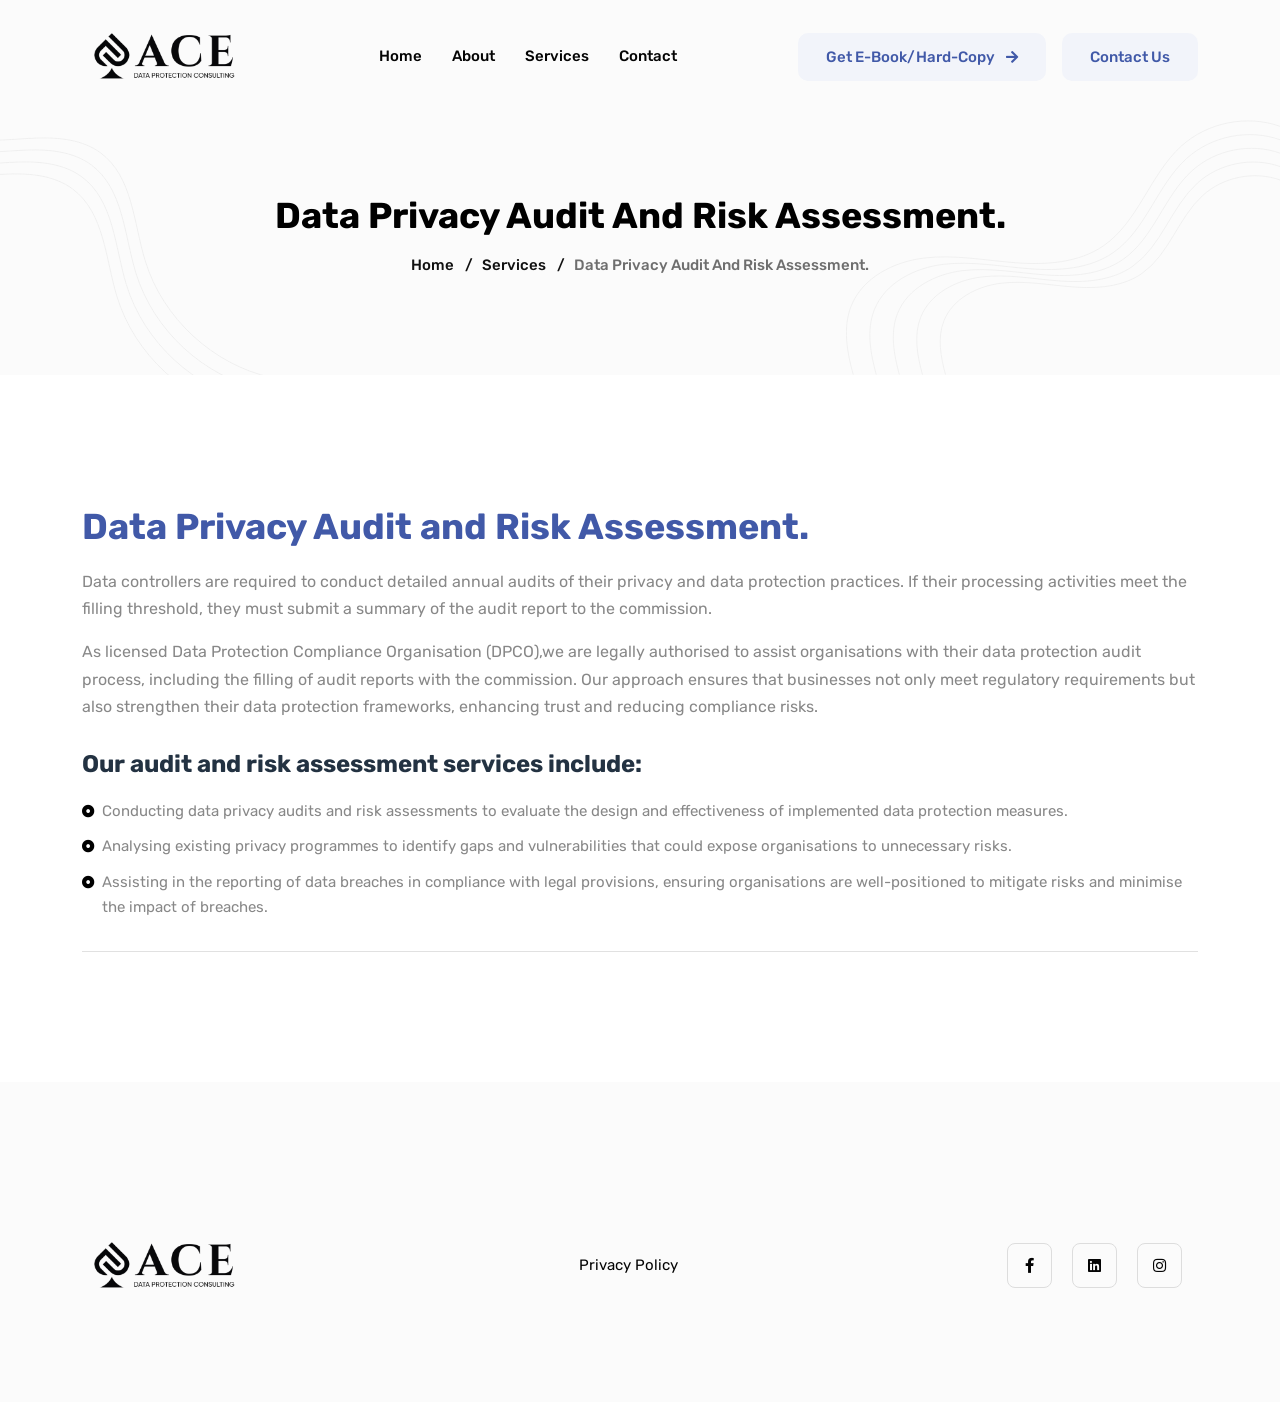
<file: audit.html>
<!DOCTYPE html>

<!--
 // WEBSITE: https://themefisher.com
 // TWITTER: https://twitter.com/themefisher
 // FACEBOOK: https://www.facebook.com/themefisher
 // GITHUB: https://github.com/themefisher/
-->

<html lang="en-us">

<head>
	<meta charset="utf-8">
	<title> Audit - Ace Data Protection Consulting</title>
	<meta name="viewport" content="width=device-width, initial-scale=1, maximum-scale=5">
	<meta name="description" content="This is meta description">
	<meta name="author" content="Themefisher">
	<link rel="shortcut icon" href="images/favicon.png" type="image/x-icon">
	<link rel="icon" href="images/favicon.png" type="image/x-icon">

	<!-- # Google Fonts -->
	<link rel="preconnect" href="https://fonts.googleapis.com">
	<link rel="preconnect" href="https://fonts.gstatic.com" crossorigin>
	<link href="https://fonts.googleapis.com/css2?family=Rubik:wght@400;500;700&display=swap" rel="stylesheet">

	<!-- # CSS Plugins -->
	<link rel="stylesheet" href="plugins/slick/slick.css">
	<link rel="stylesheet" href="plugins/font-awesome/fontawesome.min.css">
	<link rel="stylesheet" href="plugins/font-awesome/brands.css">
	<link rel="stylesheet" href="plugins/font-awesome/solid.css">

	<!-- # Main Style Sheet -->
	<link rel="stylesheet" href="css/style.css">
</head>

<body>


	<!-- navigation -->
	<header class="navigation bg-tertiary">
		<nav class="navbar navbar-expand-xl navbar-light text-center py-3">
			<div class="container">
				<a class="navbar-brand" href="index.html">
					<img loading="prelaod" decoding="async" class="img-fluid" width="160" src="images/logo.png"
						alt="Wallet">
				</a>
				<button class="navbar-toggler" type="button" data-bs-toggle="collapse"
					data-bs-target="#navbarSupportedContent" aria-controls="navbarSupportedContent"
					aria-expanded="false" aria-label="Toggle navigation"> <span class="navbar-toggler-icon"></span>
				</button>
				<div class="collapse navbar-collapse" id="navbarSupportedContent">
					<ul class="navbar-nav mx-auto mb-2 mb-lg-0">
						<li class="nav-item"> <a class="nav-link" href="index.html">Home</a>
						</li>
						<li class="nav-item "> <a class="nav-link" href="about.html">About</a>
						</li>
						<li class="nav-item "> <a class="nav-link" href="services.html">Services</a>
						</li>
						<li class="nav-item "> <a class="nav-link" href="contact.html">Contact</a>
						</li>


					</ul>

					<!-- Right-aligned Action Buttons Grouped Together -->
					<div class="d-flex align-items-center justify-content-center mt-3 mt-lg-0">
						<a href="ebook/" class="btn btn-primary">
							Get E-Book/Hard-copy
							<span style="font-size: 14px;" class="ms-2 fas fa-arrow-right"></span>
						</a>
						<a href="contact.html" class="btn btn-primary ms-2 ms-lg-3">Contact Us</a>
					</div>
				</div>
			</div>
		</nav>
	</header>
	<!-- /navigation -->


	<section class="page-header bg-tertiary">
		<div class="container">
			<div class="row">
				<div class="col-8 mx-auto text-center">
					<h2 class="mb-3 text-capitalize" style="color: black;">Data Privacy Audit and Risk Assessment.</h2>
					<ul class="list-inline breadcrumbs text-capitalize" style="font-weight:500">
						<li class="list-inline-item"><a href="index.html">Home</a>
						</li>
						<li class="list-inline-item">/ &nbsp; <a href="services.html">Services</a>
						</li>
						<li class="list-inline-item">/ &nbsp; <a href="service-details.html">Data Privacy Audit and Risk
								Assessment.</a>
						</li>
					</ul>
				</div>
			</div>
		</div>
		<div class="has-shapes">
			<svg class="shape shape-left text-light" viewBox="0 0 192 752" fill="none"
				xmlns="http://www.w3.org/2000/svg">
				<path
					d="M-30.883 0C-41.3436 36.4248 -22.7145 75.8085 4.29154 102.398C31.2976 128.987 65.8677 146.199 97.6457 166.87C129.424 187.542 160.139 213.902 172.162 249.847C193.542 313.799 149.886 378.897 129.069 443.036C97.5623 540.079 122.109 653.229 191 728.495"
					stroke="currentColor" stroke-miterlimit="10" />
				<path
					d="M-55.5959 7.52271C-66.0565 43.9475 -47.4274 83.3312 -20.4214 109.92C6.58466 136.51 41.1549 153.722 72.9328 174.393C104.711 195.064 135.426 221.425 147.449 257.37C168.829 321.322 125.174 386.42 104.356 450.559C72.8494 547.601 97.3965 660.752 166.287 736.018"
					stroke="currentColor" stroke-miterlimit="10" />
				<path
					d="M-80.3302 15.0449C-90.7909 51.4697 -72.1617 90.8535 -45.1557 117.443C-18.1497 144.032 16.4205 161.244 48.1984 181.915C79.9763 202.587 110.691 228.947 122.715 264.892C144.095 328.844 100.439 393.942 79.622 458.081C48.115 555.123 72.6622 668.274 141.552 743.54"
					stroke="currentColor" stroke-miterlimit="10" />
				<path
					d="M-105.045 22.5676C-115.506 58.9924 -96.8766 98.3762 -69.8706 124.965C-42.8646 151.555 -8.29436 168.767 23.4835 189.438C55.2615 210.109 85.9766 236.469 98.0001 272.415C119.38 336.367 75.7243 401.464 54.9072 465.604C23.4002 562.646 47.9473 675.796 116.838 751.063"
					stroke="currentColor" stroke-miterlimit="10" />
			</svg>
			<svg class="shape shape-right text-light" viewBox="0 0 731 746" fill="none"
				xmlns="http://www.w3.org/2000/svg">
				<path
					d="M12.1794 745.14C1.80036 707.275 -5.75764 666.015 8.73984 629.537C27.748 581.745 80.4729 554.968 131.538 548.843C182.604 542.703 234.032 552.841 285.323 556.748C336.615 560.64 391.543 557.276 433.828 527.964C492.452 487.323 511.701 408.123 564.607 360.255C608.718 320.353 675.307 307.183 731.29 327.323"
					stroke="currentColor" stroke-miterlimit="10" />
				<path
					d="M51.0253 745.14C41.2045 709.326 34.0538 670.284 47.7668 635.783C65.7491 590.571 115.623 565.242 163.928 559.449C212.248 553.641 260.884 563.235 309.4 566.931C357.916 570.627 409.887 567.429 449.879 539.701C505.35 501.247 523.543 426.331 573.598 381.059C615.326 343.314 678.324 330.853 731.275 349.906"
					stroke="currentColor" stroke-miterlimit="10" />
				<path
					d="M89.8715 745.14C80.6239 711.363 73.8654 674.568 86.8091 642.028C103.766 599.396 150.788 575.515 196.347 570.054C241.906 564.578 287.767 573.629 333.523 577.099C379.278 580.584 428.277 577.567 465.976 551.423C518.279 515.172 535.431 444.525 582.62 401.832C621.964 366.229 681.356 354.493 731.291 372.46"
					stroke="currentColor" stroke-miterlimit="10" />
				<path
					d="M128.718 745.14C120.029 713.414 113.678 678.838 125.837 648.274C141.768 608.221 185.939 585.788 228.737 580.659C271.536 575.515 314.621 584.008 357.6 587.282C400.58 590.556 446.607 587.719 482.028 563.16C531.163 529.111 547.275 462.733 591.612 422.635C628.572 389.19 684.375 378.162 731.276 395.043"
					stroke="currentColor" stroke-miterlimit="10" />
				<path
					d="M167.564 745.14C159.432 715.451 153.504 683.107 164.863 654.519C179.753 617.046 221.088 596.062 261.126 591.265C301.164 586.452 341.473 594.402 381.677 597.465C421.88 600.527 464.95 597.872 498.094 574.896C544.061 543.035 559.146 480.942 600.617 443.423C635.194 412.135 687.406 401.817 731.276 417.612"
					stroke="currentColor" stroke-miterlimit="10" />
				<path
					d="M817.266 289.466C813.108 259.989 787.151 237.697 759.261 227.271C731.372 216.846 701.077 215.553 671.666 210.904C642.254 206.24 611.795 197.156 591.664 175.224C555.853 136.189 566.345 75.5336 560.763 22.8649C552.302 -56.8256 498.487 -130.133 425 -162.081"
					stroke="currentColor" stroke-miterlimit="10" />
				<path
					d="M832.584 276.159C828.427 246.683 802.469 224.391 774.58 213.965C746.69 203.539 716.395 202.246 686.984 197.598C657.573 192.934 627.114 183.85 606.982 161.918C571.172 122.883 581.663 62.2275 576.082 9.55873C567.62 -70.1318 513.806 -143.439 440.318 -175.387"
					stroke="currentColor" stroke-miterlimit="10" />
				<path
					d="M847.904 262.853C843.747 233.376 817.789 211.084 789.9 200.659C762.011 190.233 731.716 188.94 702.304 184.292C672.893 179.627 642.434 170.544 622.303 148.612C586.492 109.577 596.983 48.9211 591.402 -3.74766C582.94 -83.4382 529.126 -156.746 455.638 -188.694"
					stroke="currentColor" stroke-miterlimit="10" />
				<path
					d="M863.24 249.547C859.083 220.07 833.125 197.778 805.236 187.353C777.347 176.927 747.051 175.634 717.64 170.986C688.229 166.321 657.77 157.237 637.639 135.306C601.828 96.2707 612.319 35.6149 606.738 -17.0538C598.276 -96.7443 544.462 -170.052 470.974 -202"
					stroke="currentColor" stroke-miterlimit="10" />
			</svg>
		</div>
	</section>

	<section class="section-sm">
		<div class="container">
			<div class="row g-5">

				<div class="col-lg-12">
					<div class="content">
						<h2 id="how-a-payday-loan-online-works" style="color: #4159a8;">Data Privacy Audit and Risk
							Assessment.</h2>
						<p>Data controllers are required to conduct detailed annual audits of their privacy and data
							protection practices. If their processing activities meet the filling threshold, they must
							submit a summary of the audit report to the commission.</p>
						<p>As licensed Data Protection Compliance Organisation (DPCO),we are legally authorised to
							assist organisations with their data protection audit process, including the filling of
							audit reports with the commission.
							Our approach ensures that businesses not only meet regulatory requirements but also
							strengthen their data protection frameworks, enhancing trust and reducing compliance risks.
						</p>
						<h3 id="payday-loan-application-processing">Our audit and risk assessment services include:</h3>
						<ul>
							<li>Conducting data privacy audits and risk assessments to evaluate the design and
								effectiveness of implemented data protection measures.</li>
							<li>Analysing existing privacy programmes to identify gaps and vulnerabilities that could
								expose organisations to unnecessary risks.</li>
							<li>Assisting in the reporting of data breaches in compliance with legal provisions,
								ensuring organisations are well-positioned to mitigate risks and minimise the impact of
								breaches.</li>
						</ul>
						<hr>

					</div>
				</div>
			</div>
		</div>
	</section>

	<footer class="section-sm bg-tertiary">
		<div class="container">

			<div class="row align-items-center mt-5 text-center text-md-start">
				<div class="col-lg-4">
					<a href="index.html">
						<img loading="prelaod" decoding="async" class="img-fluid" width="160" src="images/logo.png"
							alt="Wallet">
					</a>
				</div>
				<div class="col-lg-4 col-md-6 mt-4 mt-lg-0">
					<ul class="list-unstyled list-inline mb-0 text-lg-center">
						<li class="list-inline-item me-4"><a class="text-black" href="privacy-policy.html">Privacy
								Policy</a>
						</li>

					</ul>
				</div>
				<div class="col-lg-4 col-md-6 text-md-end mt-4 mt-md-0">
					<ul class="list-unstyled list-inline mb-0 social-icons">
						<li class="list-inline-item me-3"><a title="Explorer Facebook Profile" class="text-black"
								href=""><i class="fab fa-facebook-f"></i></a>
						</li>
						<li class="list-inline-item me-3"><a title="Explorer Twitter Profile" class="text-black"
								href=""><i class="fab fa-linkedin"></i></a>
						</li>
						<li class="list-inline-item me-3"><a title="Explorer Instagram Profile" class="text-black"
								href=""><i class="fab fa-instagram"></i></a>
						</li>
					</ul>
				</div>
			</div>
		</div>
	</footer>

	<!-- # JS Plugins -->
	<script src="plugins/jquery/jquery.min.js"></script>
	<script src="plugins/bootstrap/bootstrap.min.js"></script>
	<script src="plugins/slick/slick.min.js"></script>
	<script src="plugins/scrollmenu/scrollmenu.min.js"></script>

	<!-- Main Script -->
	<script src="js/script.js"></script>

</body>

</html>
</file>
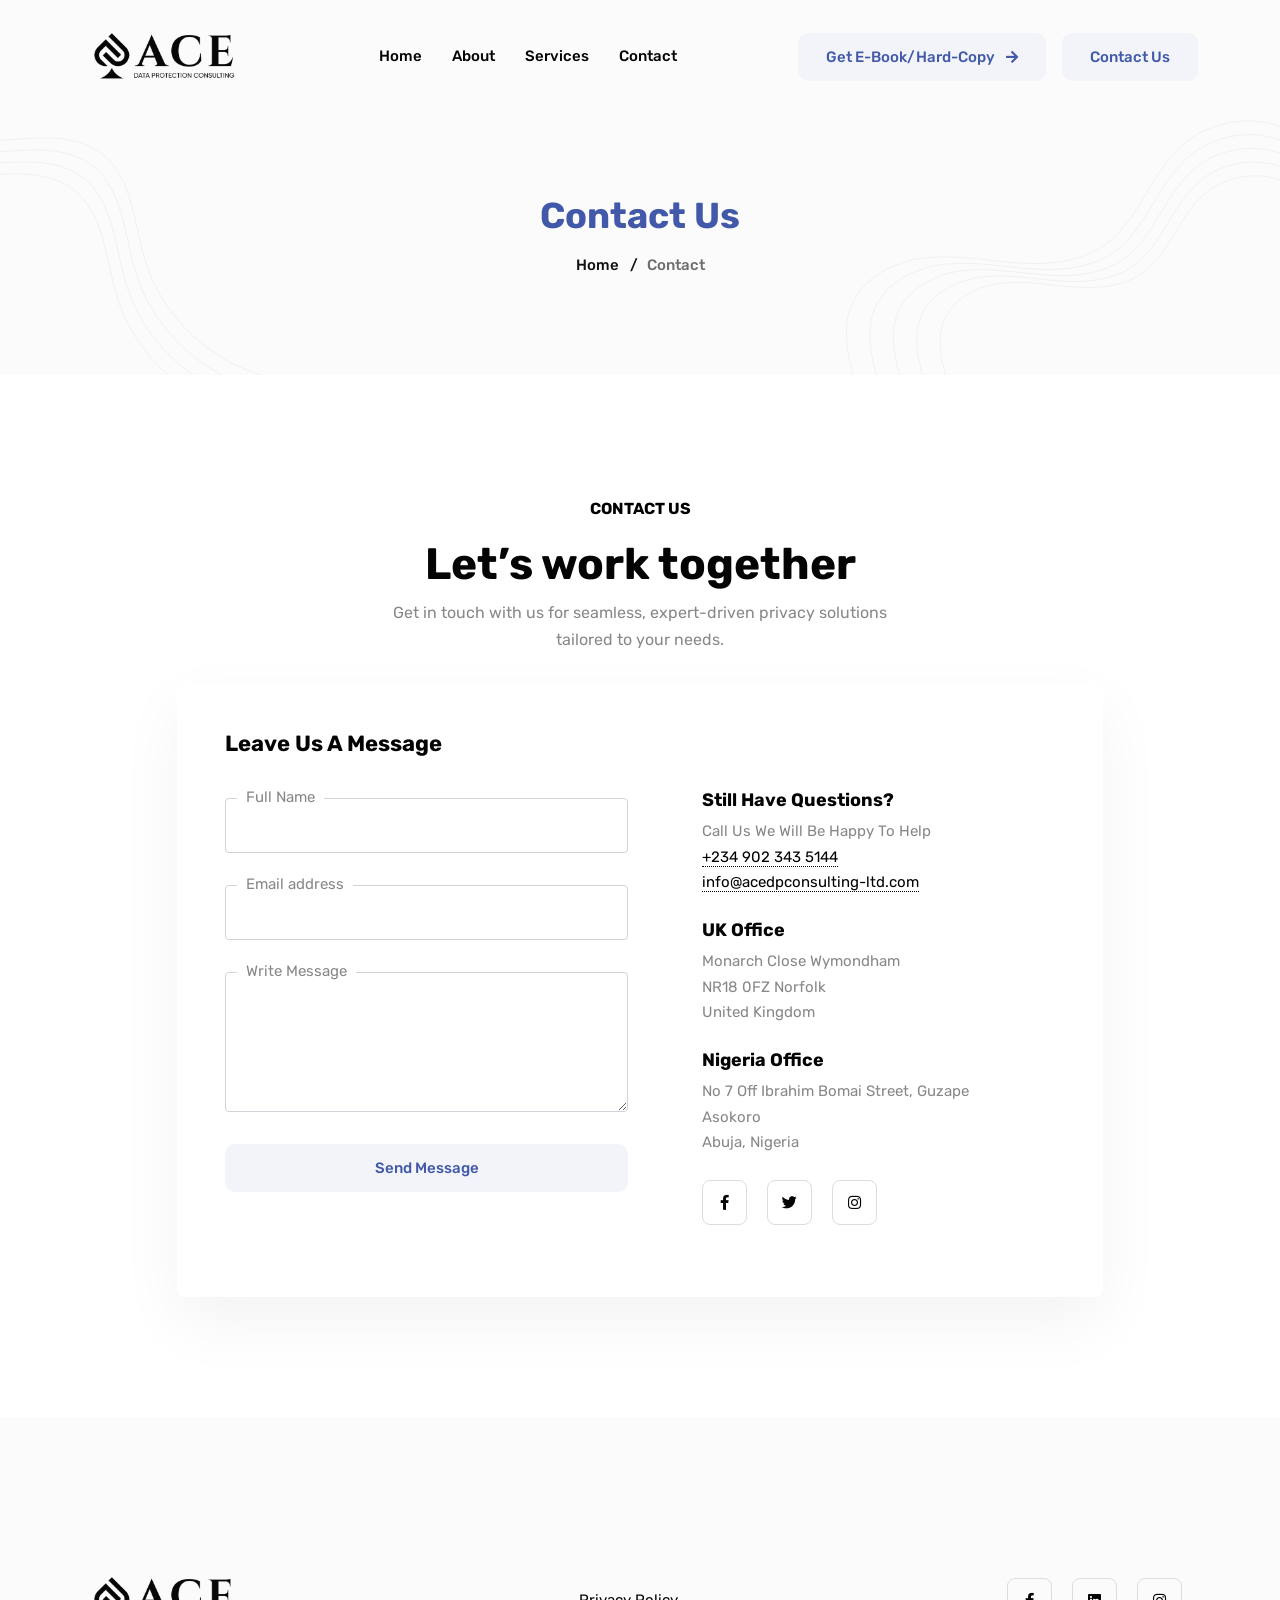
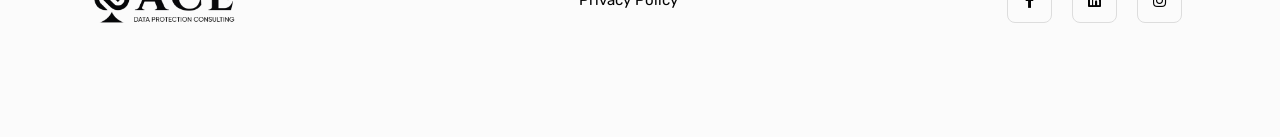
<file: contact.html>
<!DOCTYPE html>

<!--
 // WEBSITE: https://themefisher.com
 // TWITTER: https://twitter.com/themefisher
 // FACEBOOK: https://www.facebook.com/themefisher
 // GITHUB: https://github.com/themefisher/
-->

<html lang="en-us">

<head>
	<meta charset="utf-8">
	<title>Contact Us - Ace Data Protection Consulting</title>
	<meta name="viewport" content="width=device-width, initial-scale=1, maximum-scale=5">
	<meta name="description" content="This is meta description">
	<meta name="author" content="Themefisher">
	<link rel="shortcut icon" href="images/favicon.png" type="image/x-icon">
	<link rel="icon" href="images/favicon.png" type="image/x-icon">

	<!-- # Google Fonts -->
	<link rel="preconnect" href="https://fonts.googleapis.com">
	<link rel="preconnect" href="https://fonts.gstatic.com" crossorigin>
	<link href="https://fonts.googleapis.com/css2?family=Rubik:wght@400;500;700&display=swap" rel="stylesheet">

	<!-- # CSS Plugins -->
	<link rel="stylesheet" href="plugins/slick/slick.css">
	<link rel="stylesheet" href="plugins/font-awesome/fontawesome.min.css">
	<link rel="stylesheet" href="plugins/font-awesome/brands.css">
	<link rel="stylesheet" href="plugins/font-awesome/solid.css">

	<!-- # Main Style Sheet -->
	<link rel="stylesheet" href="css/style.css">
</head>

<body>

	<!-- navigation -->
	<header class="navigation bg-tertiary">
		<nav class="navbar navbar-expand-xl navbar-light text-center py-3">
			<div class="container">
				<a class="navbar-brand" href="index.html">
					<img loading="prelaod" decoding="async" class="img-fluid" width="160" src="images/logo.png"
						alt="Wallet">
				</a>
				<button class="navbar-toggler" type="button" data-bs-toggle="collapse"
					data-bs-target="#navbarSupportedContent" aria-controls="navbarSupportedContent"
					aria-expanded="false" aria-label="Toggle navigation"> <span class="navbar-toggler-icon"></span>
				</button>
				<div class="collapse navbar-collapse" id="navbarSupportedContent">
					<ul class="navbar-nav mx-auto mb-2 mb-lg-0">
						<li class="nav-item"> <a class="nav-link" href="index.html">Home</a>
						</li>
						<li class="nav-item "> <a class="nav-link" href="about.html">About</a>
						</li>
						<li class="nav-item "> <a class="nav-link" href="services.html">Services</a>
						</li>
						<li class="nav-item "> <a class="nav-link" href="contact.html">Contact</a>
						</li>


					</ul>
					<!-- Right-aligned Action Buttons Grouped Together -->
					<div class="d-flex align-items-center justify-content-center mt-3 mt-lg-0">
						<a href="ebook/" class="btn btn-primary">
							Get E-Book/Hard-copy
							<span style="font-size: 14px;" class="ms-2 fas fa-arrow-right"></span>
						</a>
						<a href="contact.html" class="btn btn-primary ms-2 ms-lg-3">Contact Us</a>
					</div>

				</div>
			</div>
		</nav>
	</header>
	<!-- /navigation -->


	<section class="page-header bg-tertiary">
		<div class="container">
			<div class="row">
				<div class="col-8 mx-auto text-center">
					<h2 class="mb-3 text-capitalize">Contact Us</h2>
					<ul class="list-inline breadcrumbs text-capitalize" style="font-weight:500">
						<li class="list-inline-item"><a href="index.html">Home</a>
						</li>
						<li class="list-inline-item">/ &nbsp; <a href="contact.html">Contact</a>
						</li>
					</ul>
				</div>
			</div>
		</div>
		<div class="has-shapes">
			<svg class="shape shape-left text-light" viewBox="0 0 192 752" fill="none"
				xmlns="http://www.w3.org/2000/svg">
				<path
					d="M-30.883 0C-41.3436 36.4248 -22.7145 75.8085 4.29154 102.398C31.2976 128.987 65.8677 146.199 97.6457 166.87C129.424 187.542 160.139 213.902 172.162 249.847C193.542 313.799 149.886 378.897 129.069 443.036C97.5623 540.079 122.109 653.229 191 728.495"
					stroke="currentColor" stroke-miterlimit="10" />
				<path
					d="M-55.5959 7.52271C-66.0565 43.9475 -47.4274 83.3312 -20.4214 109.92C6.58466 136.51 41.1549 153.722 72.9328 174.393C104.711 195.064 135.426 221.425 147.449 257.37C168.829 321.322 125.174 386.42 104.356 450.559C72.8494 547.601 97.3965 660.752 166.287 736.018"
					stroke="currentColor" stroke-miterlimit="10" />
				<path
					d="M-80.3302 15.0449C-90.7909 51.4697 -72.1617 90.8535 -45.1557 117.443C-18.1497 144.032 16.4205 161.244 48.1984 181.915C79.9763 202.587 110.691 228.947 122.715 264.892C144.095 328.844 100.439 393.942 79.622 458.081C48.115 555.123 72.6622 668.274 141.552 743.54"
					stroke="currentColor" stroke-miterlimit="10" />
				<path
					d="M-105.045 22.5676C-115.506 58.9924 -96.8766 98.3762 -69.8706 124.965C-42.8646 151.555 -8.29436 168.767 23.4835 189.438C55.2615 210.109 85.9766 236.469 98.0001 272.415C119.38 336.367 75.7243 401.464 54.9072 465.604C23.4002 562.646 47.9473 675.796 116.838 751.063"
					stroke="currentColor" stroke-miterlimit="10" />
			</svg>
			<svg class="shape shape-right text-light" viewBox="0 0 731 746" fill="none"
				xmlns="http://www.w3.org/2000/svg">
				<path
					d="M12.1794 745.14C1.80036 707.275 -5.75764 666.015 8.73984 629.537C27.748 581.745 80.4729 554.968 131.538 548.843C182.604 542.703 234.032 552.841 285.323 556.748C336.615 560.64 391.543 557.276 433.828 527.964C492.452 487.323 511.701 408.123 564.607 360.255C608.718 320.353 675.307 307.183 731.29 327.323"
					stroke="currentColor" stroke-miterlimit="10" />
				<path
					d="M51.0253 745.14C41.2045 709.326 34.0538 670.284 47.7668 635.783C65.7491 590.571 115.623 565.242 163.928 559.449C212.248 553.641 260.884 563.235 309.4 566.931C357.916 570.627 409.887 567.429 449.879 539.701C505.35 501.247 523.543 426.331 573.598 381.059C615.326 343.314 678.324 330.853 731.275 349.906"
					stroke="currentColor" stroke-miterlimit="10" />
				<path
					d="M89.8715 745.14C80.6239 711.363 73.8654 674.568 86.8091 642.028C103.766 599.396 150.788 575.515 196.347 570.054C241.906 564.578 287.767 573.629 333.523 577.099C379.278 580.584 428.277 577.567 465.976 551.423C518.279 515.172 535.431 444.525 582.62 401.832C621.964 366.229 681.356 354.493 731.291 372.46"
					stroke="currentColor" stroke-miterlimit="10" />
				<path
					d="M128.718 745.14C120.029 713.414 113.678 678.838 125.837 648.274C141.768 608.221 185.939 585.788 228.737 580.659C271.536 575.515 314.621 584.008 357.6 587.282C400.58 590.556 446.607 587.719 482.028 563.16C531.163 529.111 547.275 462.733 591.612 422.635C628.572 389.19 684.375 378.162 731.276 395.043"
					stroke="currentColor" stroke-miterlimit="10" />
				<path
					d="M167.564 745.14C159.432 715.451 153.504 683.107 164.863 654.519C179.753 617.046 221.088 596.062 261.126 591.265C301.164 586.452 341.473 594.402 381.677 597.465C421.88 600.527 464.95 597.872 498.094 574.896C544.061 543.035 559.146 480.942 600.617 443.423C635.194 412.135 687.406 401.817 731.276 417.612"
					stroke="currentColor" stroke-miterlimit="10" />
				<path
					d="M817.266 289.466C813.108 259.989 787.151 237.697 759.261 227.271C731.372 216.846 701.077 215.553 671.666 210.904C642.254 206.24 611.795 197.156 591.664 175.224C555.853 136.189 566.345 75.5336 560.763 22.8649C552.302 -56.8256 498.487 -130.133 425 -162.081"
					stroke="currentColor" stroke-miterlimit="10" />
				<path
					d="M832.584 276.159C828.427 246.683 802.469 224.391 774.58 213.965C746.69 203.539 716.395 202.246 686.984 197.598C657.573 192.934 627.114 183.85 606.982 161.918C571.172 122.883 581.663 62.2275 576.082 9.55873C567.62 -70.1318 513.806 -143.439 440.318 -175.387"
					stroke="currentColor" stroke-miterlimit="10" />
				<path
					d="M847.904 262.853C843.747 233.376 817.789 211.084 789.9 200.659C762.011 190.233 731.716 188.94 702.304 184.292C672.893 179.627 642.434 170.544 622.303 148.612C586.492 109.577 596.983 48.9211 591.402 -3.74766C582.94 -83.4382 529.126 -156.746 455.638 -188.694"
					stroke="currentColor" stroke-miterlimit="10" />
				<path
					d="M863.24 249.547C859.083 220.07 833.125 197.778 805.236 187.353C777.347 176.927 747.051 175.634 717.64 170.986C688.229 166.321 657.77 157.237 637.639 135.306C601.828 96.2707 612.319 35.6149 606.738 -17.0538C598.276 -96.7443 544.462 -170.052 470.974 -202"
					stroke="currentColor" stroke-miterlimit="10" />
			</svg>
		</div>
	</section>

	<section class="section">
		<div class="container">
			<div class="row justify-content-center align-items-center">
				<div class="col-lg-6">
					<div class="section-title text-center">
						<p class="text-primary text-uppercase fw-bold mb-3">Contact Us</p>
						<h1>Let&rsquo;s work together</h1>
						<p>Get in touch with us for seamless, expert-driven privacy solutions tailored to your needs.
						</p>
					</div>
				</div>
				<div class="col-lg-10">
					<div class="shadow rounded p-5 bg-white">
						<div class="row">
							<div class="col-12 mb-4">
								<h4>Leave Us A Message</h4>
							</div>
							<div class="col-lg-6">
								<div class="contact-form">
									<form method="post" action="https://smartforms.dev/submit/67e5db0b5b45507342a110bb">
										<div class="form-group mb-4 pb-2">
											<label for="exampleFormControlInput1" class="form-label">Full Name</label>
											<input name="Name" type="text" class="form-control shadow-none"
												id="contact_name">
										</div>
										<div class="form-group mb-4 pb-2">
											<label for="exampleFormControlInput1" class="form-label">Email
												address</label>
											<input name="Email" type="email" class="form-control shadow-none"
												id="contact_email">
										</div>
										<div class="form-group mb-4 pb-2">
											<label for="exampleFormControlTextarea1" class="form-label">Write
												Message</label>
											<textarea name="Message" class="form-control shadow-none"
												id="exampleFormControlTextarea1" rows="3"></textarea>
										</div>
										<button class="btn btn-primary w-100" type="submit">Send Message</button>
									</form>
								</div>
							</div>
							<div class="col-lg-6 mt-5 mt-lg-0">
								<div class="contact-info">
									<div class="block mt-0">
										<h4 class="h5">Still Have Questions?</h4>
										<div class="content">Call Us We Will Be Happy To Help
											<br> <a href="tel:+2349023435144">+234 902 343 5144</a>

											<br> <a href="mailto:info@acedpconsulting-ltd.com">
												info@acedpconsulting-ltd.com</a>

										</div>
										<div class="block mt-4">
											<h4 class="h5">UK Office</h4>
											<div class="content">Monarch Close
												Wymondham <br>
												NR18 0FZ
												Norfolk <br>
												United Kingdom
											</div>
										</div>
										<div class="block mt-4">
											<h4 class="h5">Nigeria Office</h4>
											<div class="content">No 7 Off Ibrahim Bomai Street, Guzape
												<br>Asokoro
												<br>Abuja, Nigeria
											</div>
										</div>

										<div class="block">
											<ul class="list-unstyled list-inline my-4 social-icons">
												<li class="list-inline-item me-3"><a title="Explorer Facebook Profile"
														class="text-black" href="https://facebook.com/"><i
															class="fab fa-facebook-f"></i></a>
												</li>
												<li class="list-inline-item me-3"><a title="Explorer Twitter Profile"
														class="text-black" href="https://twitter.com/"><i
															class="fab fa-twitter"></i></a>
												</li>
												<li class="list-inline-item me-3"><a title="Explorer Instagram Profile"
														class="text-black" href="https://instagram.com/"><i
															class="fab fa-instagram"></i></a>
												</li>
											</ul>
										</div>
									</div>
								</div>
							</div>
						</div>
					</div>
				</div>
			</div>
	</section>

	<footer class="section-sm bg-tertiary">
		<div class="container">

			<div class="row align-items-center mt-5 text-center text-md-start">
				<div class="col-lg-4">
					<a href="index.html">
						<img loading="prelaod" decoding="async" class="img-fluid" width="160" src="images/logo.png"
							alt="Wallet">
					</a>
				</div>
				<div class="col-lg-4 col-md-6 mt-4 mt-lg-0">
					<ul class="list-unstyled list-inline mb-0 text-lg-center">
						<li class="list-inline-item me-4"><a class="text-black" href="privacy-policy.html">Privacy
								Policy</a>
						</li>

					</ul>
				</div>
				<div class="col-lg-4 col-md-6 text-md-end mt-4 mt-md-0">
					<ul class="list-unstyled list-inline mb-0 social-icons">
						<li class="list-inline-item me-3"><a title="Explorer Facebook Profile" class="text-black"
								href=""><i class="fab fa-facebook-f"></i></a>
						</li>
						<li class="list-inline-item me-3"><a title="Explorer Twitter Profile" class="text-black"
								href=""><i class="fab fa-linkedin"></i></a>
						</li>
						<li class="list-inline-item me-3"><a title="Explorer Instagram Profile" class="text-black"
								href=""><i class="fab fa-instagram"></i></a>
						</li>
					</ul>
				</div>
			</div>
		</div>
	</footer>


	<!-- # JS Plugins -->
	<script src="plugins/jquery/jquery.min.js"></script>
	<script src="plugins/bootstrap/bootstrap.min.js"></script>
	<script src="plugins/slick/slick.min.js"></script>
	<script src="plugins/scrollmenu/scrollmenu.min.js"></script>

	<!-- Main Script -->
	<script src="js/script.js"></script>

</body>

</html>
</file>
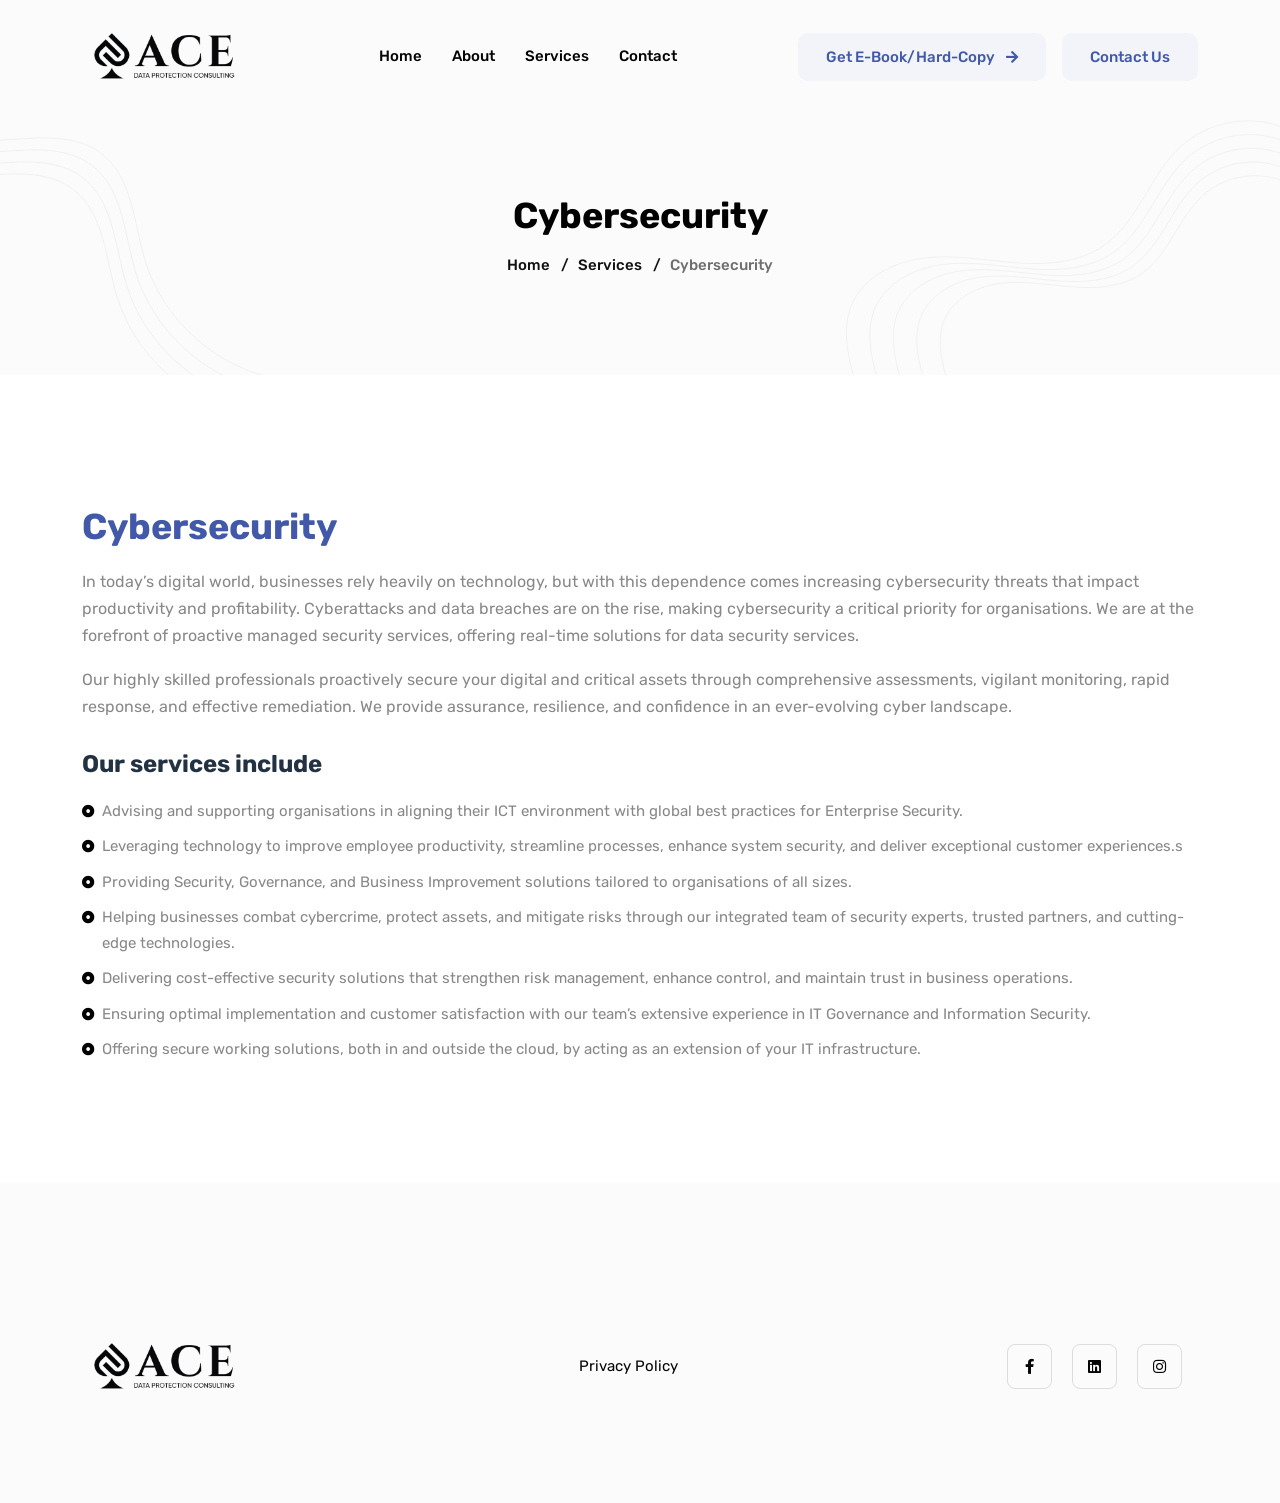
<file: cybersecurity.html>
<!DOCTYPE html>

<!--
 // WEBSITE: https://themefisher.com
 // TWITTER: https://twitter.com/themefisher
 // FACEBOOK: https://www.facebook.com/themefisher
 // GITHUB: https://github.com/themefisher/
-->

<html lang="en-us">

<head>
	<meta charset="utf-8">
	<title>Cybersecurity - Ace Data Protection Consulting</title>
	<meta name="viewport" content="width=device-width, initial-scale=1, maximum-scale=5">
	<meta name="description" content="This is meta description">
	<meta name="author" content="Themefisher">
	<link rel="shortcut icon" href="images/favicon.png" type="image/x-icon">
	<link rel="icon" href="images/favicon.png" type="image/x-icon">

	<!-- # Google Fonts -->
	<link rel="preconnect" href="https://fonts.googleapis.com">
	<link rel="preconnect" href="https://fonts.gstatic.com" crossorigin>
	<link href="https://fonts.googleapis.com/css2?family=Rubik:wght@400;500;700&display=swap" rel="stylesheet">

	<!-- # CSS Plugins -->
	<link rel="stylesheet" href="plugins/slick/slick.css">
	<link rel="stylesheet" href="plugins/font-awesome/fontawesome.min.css">
	<link rel="stylesheet" href="plugins/font-awesome/brands.css">
	<link rel="stylesheet" href="plugins/font-awesome/solid.css">

	<!-- # Main Style Sheet -->
	<link rel="stylesheet" href="css/style.css">
</head>

<body>


	<!-- navigation -->
	<header class="navigation bg-tertiary">
		<nav class="navbar navbar-expand-xl navbar-light text-center py-3">
			<div class="container">
				<a class="navbar-brand" href="index.html">
					<img loading="prelaod" decoding="async" class="img-fluid" width="160" src="images/logo.png"
						alt="Wallet">
				</a>
				<button class="navbar-toggler" type="button" data-bs-toggle="collapse"
					data-bs-target="#navbarSupportedContent" aria-controls="navbarSupportedContent"
					aria-expanded="false" aria-label="Toggle navigation"> <span class="navbar-toggler-icon"></span>
				</button>
				<div class="collapse navbar-collapse" id="navbarSupportedContent">
					<ul class="navbar-nav mx-auto mb-2 mb-lg-0">
						<li class="nav-item"> <a class="nav-link" href="index.html">Home</a>
						</li>
						<li class="nav-item "> <a class="nav-link" href="about.html">About</a>
						</li>
						<li class="nav-item "> <a class="nav-link" href="services.html">Services</a>
						</li>
						<li class="nav-item "> <a class="nav-link" href="contact.html">Contact</a>
						</li>


					</ul>

					<!-- Right-aligned Action Buttons Grouped Together -->
					<div class="d-flex align-items-center justify-content-center mt-3 mt-lg-0">
						<a href="ebook/" class="btn btn-primary">
							Get E-Book/Hard-copy
							<span style="font-size: 14px;" class="ms-2 fas fa-arrow-right"></span>
						</a>
						<a href="contact.html" class="btn btn-primary ms-2 ms-lg-3">Contact Us</a>
					</div>
				</div>
			</div>
		</nav>
	</header>
	<!-- /navigation -->


	<section class="page-header bg-tertiary">
		<div class="container">
			<div class="row">
				<div class="col-8 mx-auto text-center">
					<h2 class="mb-3 text-capitalize" style="color: black;">Cybersecurity</h2>
					<ul class="list-inline breadcrumbs text-capitalize" style="font-weight:500">
						<li class="list-inline-item"><a href="index.html">Home</a>
						</li>
						<li class="list-inline-item">/ &nbsp; <a href="services.html">Services</a>
						</li>
						<li class="list-inline-item">/ &nbsp; <a href="service-details.html">Cybersecurity</a>
						</li>
					</ul>
				</div>
			</div>
		</div>
		<div class="has-shapes">
			<svg class="shape shape-left text-light" viewBox="0 0 192 752" fill="none"
				xmlns="http://www.w3.org/2000/svg">
				<path
					d="M-30.883 0C-41.3436 36.4248 -22.7145 75.8085 4.29154 102.398C31.2976 128.987 65.8677 146.199 97.6457 166.87C129.424 187.542 160.139 213.902 172.162 249.847C193.542 313.799 149.886 378.897 129.069 443.036C97.5623 540.079 122.109 653.229 191 728.495"
					stroke="currentColor" stroke-miterlimit="10" />
				<path
					d="M-55.5959 7.52271C-66.0565 43.9475 -47.4274 83.3312 -20.4214 109.92C6.58466 136.51 41.1549 153.722 72.9328 174.393C104.711 195.064 135.426 221.425 147.449 257.37C168.829 321.322 125.174 386.42 104.356 450.559C72.8494 547.601 97.3965 660.752 166.287 736.018"
					stroke="currentColor" stroke-miterlimit="10" />
				<path
					d="M-80.3302 15.0449C-90.7909 51.4697 -72.1617 90.8535 -45.1557 117.443C-18.1497 144.032 16.4205 161.244 48.1984 181.915C79.9763 202.587 110.691 228.947 122.715 264.892C144.095 328.844 100.439 393.942 79.622 458.081C48.115 555.123 72.6622 668.274 141.552 743.54"
					stroke="currentColor" stroke-miterlimit="10" />
				<path
					d="M-105.045 22.5676C-115.506 58.9924 -96.8766 98.3762 -69.8706 124.965C-42.8646 151.555 -8.29436 168.767 23.4835 189.438C55.2615 210.109 85.9766 236.469 98.0001 272.415C119.38 336.367 75.7243 401.464 54.9072 465.604C23.4002 562.646 47.9473 675.796 116.838 751.063"
					stroke="currentColor" stroke-miterlimit="10" />
			</svg>
			<svg class="shape shape-right text-light" viewBox="0 0 731 746" fill="none"
				xmlns="http://www.w3.org/2000/svg">
				<path
					d="M12.1794 745.14C1.80036 707.275 -5.75764 666.015 8.73984 629.537C27.748 581.745 80.4729 554.968 131.538 548.843C182.604 542.703 234.032 552.841 285.323 556.748C336.615 560.64 391.543 557.276 433.828 527.964C492.452 487.323 511.701 408.123 564.607 360.255C608.718 320.353 675.307 307.183 731.29 327.323"
					stroke="currentColor" stroke-miterlimit="10" />
				<path
					d="M51.0253 745.14C41.2045 709.326 34.0538 670.284 47.7668 635.783C65.7491 590.571 115.623 565.242 163.928 559.449C212.248 553.641 260.884 563.235 309.4 566.931C357.916 570.627 409.887 567.429 449.879 539.701C505.35 501.247 523.543 426.331 573.598 381.059C615.326 343.314 678.324 330.853 731.275 349.906"
					stroke="currentColor" stroke-miterlimit="10" />
				<path
					d="M89.8715 745.14C80.6239 711.363 73.8654 674.568 86.8091 642.028C103.766 599.396 150.788 575.515 196.347 570.054C241.906 564.578 287.767 573.629 333.523 577.099C379.278 580.584 428.277 577.567 465.976 551.423C518.279 515.172 535.431 444.525 582.62 401.832C621.964 366.229 681.356 354.493 731.291 372.46"
					stroke="currentColor" stroke-miterlimit="10" />
				<path
					d="M128.718 745.14C120.029 713.414 113.678 678.838 125.837 648.274C141.768 608.221 185.939 585.788 228.737 580.659C271.536 575.515 314.621 584.008 357.6 587.282C400.58 590.556 446.607 587.719 482.028 563.16C531.163 529.111 547.275 462.733 591.612 422.635C628.572 389.19 684.375 378.162 731.276 395.043"
					stroke="currentColor" stroke-miterlimit="10" />
				<path
					d="M167.564 745.14C159.432 715.451 153.504 683.107 164.863 654.519C179.753 617.046 221.088 596.062 261.126 591.265C301.164 586.452 341.473 594.402 381.677 597.465C421.88 600.527 464.95 597.872 498.094 574.896C544.061 543.035 559.146 480.942 600.617 443.423C635.194 412.135 687.406 401.817 731.276 417.612"
					stroke="currentColor" stroke-miterlimit="10" />
				<path
					d="M817.266 289.466C813.108 259.989 787.151 237.697 759.261 227.271C731.372 216.846 701.077 215.553 671.666 210.904C642.254 206.24 611.795 197.156 591.664 175.224C555.853 136.189 566.345 75.5336 560.763 22.8649C552.302 -56.8256 498.487 -130.133 425 -162.081"
					stroke="currentColor" stroke-miterlimit="10" />
				<path
					d="M832.584 276.159C828.427 246.683 802.469 224.391 774.58 213.965C746.69 203.539 716.395 202.246 686.984 197.598C657.573 192.934 627.114 183.85 606.982 161.918C571.172 122.883 581.663 62.2275 576.082 9.55873C567.62 -70.1318 513.806 -143.439 440.318 -175.387"
					stroke="currentColor" stroke-miterlimit="10" />
				<path
					d="M847.904 262.853C843.747 233.376 817.789 211.084 789.9 200.659C762.011 190.233 731.716 188.94 702.304 184.292C672.893 179.627 642.434 170.544 622.303 148.612C586.492 109.577 596.983 48.9211 591.402 -3.74766C582.94 -83.4382 529.126 -156.746 455.638 -188.694"
					stroke="currentColor" stroke-miterlimit="10" />
				<path
					d="M863.24 249.547C859.083 220.07 833.125 197.778 805.236 187.353C777.347 176.927 747.051 175.634 717.64 170.986C688.229 166.321 657.77 157.237 637.639 135.306C601.828 96.2707 612.319 35.6149 606.738 -17.0538C598.276 -96.7443 544.462 -170.052 470.974 -202"
					stroke="currentColor" stroke-miterlimit="10" />
			</svg>
		</div>
	</section>

	<section class="section-sm">
		<div class="container">
			<div class="row g-5">

				<div class="col-lg-12">
					<div class="content">
						<h2 id="how-a-payday-loan-online-works" style="color: #4159a8;">Cybersecurity</h2>
						<p>In today’s digital world, businesses rely heavily on technology, but with this dependence
							comes increasing cybersecurity threats that impact productivity and profitability.
							Cyberattacks and data breaches are on the rise, making cybersecurity a critical priority for
							organisations.

							We are at the forefront of proactive managed security services, offering real-time solutions
							for data security services.</p>
						<p>Our highly skilled professionals proactively secure your digital and critical assets through
							comprehensive assessments, vigilant monitoring, rapid response, and effective remediation.
							We provide assurance, resilience, and confidence in an ever-evolving cyber landscape.</p>
						<h3 id="payday-loan-application-processing"> Our services include</h3>
						<ul>
							<li>Advising and supporting organisations in aligning their ICT environment with global best
								practices for Enterprise Security.</li>
							<li>Leveraging technology to improve employee productivity, streamline processes, enhance
								system security, and deliver exceptional customer experiences.s</li>
							<li>Providing Security, Governance, and Business Improvement solutions tailored to
								organisations of all sizes.</li>
							<li>Helping businesses combat cybercrime, protect assets, and mitigate risks through our
								integrated team of security experts, trusted partners, and cutting-edge technologies.
							</li>
							<li>Delivering cost-effective security solutions that strengthen risk management, enhance
								control, and maintain trust in business operations.</li>
							<li>Ensuring optimal implementation and customer satisfaction with our team’s extensive
								experience in IT Governance and Information Security.</li>
							<li>Offering secure working solutions, both in and outside the cloud, by acting as an
								extension of your IT infrastructure.</li>
						</ul>

					</div>
				</div>
			</div>
		</div>
	</section>

	<footer class="section-sm bg-tertiary">
		<div class="container">

			<div class="row align-items-center mt-5 text-center text-md-start">
				<div class="col-lg-4">
					<a href="index.html">
						<img loading="prelaod" decoding="async" class="img-fluid" width="160" src="images/logo.png"
							alt="Wallet">
					</a>
				</div>
				<div class="col-lg-4 col-md-6 mt-4 mt-lg-0">
					<ul class="list-unstyled list-inline mb-0 text-lg-center">
						<li class="list-inline-item me-4"><a class="text-black" href="privacy-policy.html">Privacy
								Policy</a>
						</li>

					</ul>
				</div>
				<div class="col-lg-4 col-md-6 text-md-end mt-4 mt-md-0">
					<ul class="list-unstyled list-inline mb-0 social-icons">
						<li class="list-inline-item me-3"><a title="Explorer Facebook Profile" class="text-black"
								href=""><i class="fab fa-facebook-f"></i></a>
						</li>
						<li class="list-inline-item me-3"><a title="Explorer Twitter Profile" class="text-black"
								href=""><i class="fab fa-linkedin"></i></a>
						</li>
						<li class="list-inline-item me-3"><a title="Explorer Instagram Profile" class="text-black"
								href=""><i class="fab fa-instagram"></i></a>
						</li>
					</ul>
				</div>
			</div>
		</div>
	</footer>

	<!-- # JS Plugins -->
	<script src="plugins/jquery/jquery.min.js"></script>
	<script src="plugins/bootstrap/bootstrap.min.js"></script>
	<script src="plugins/slick/slick.min.js"></script>
	<script src="plugins/scrollmenu/scrollmenu.min.js"></script>

	<!-- Main Script -->
	<script src="js/script.js"></script>

</body>

</html>
</file>
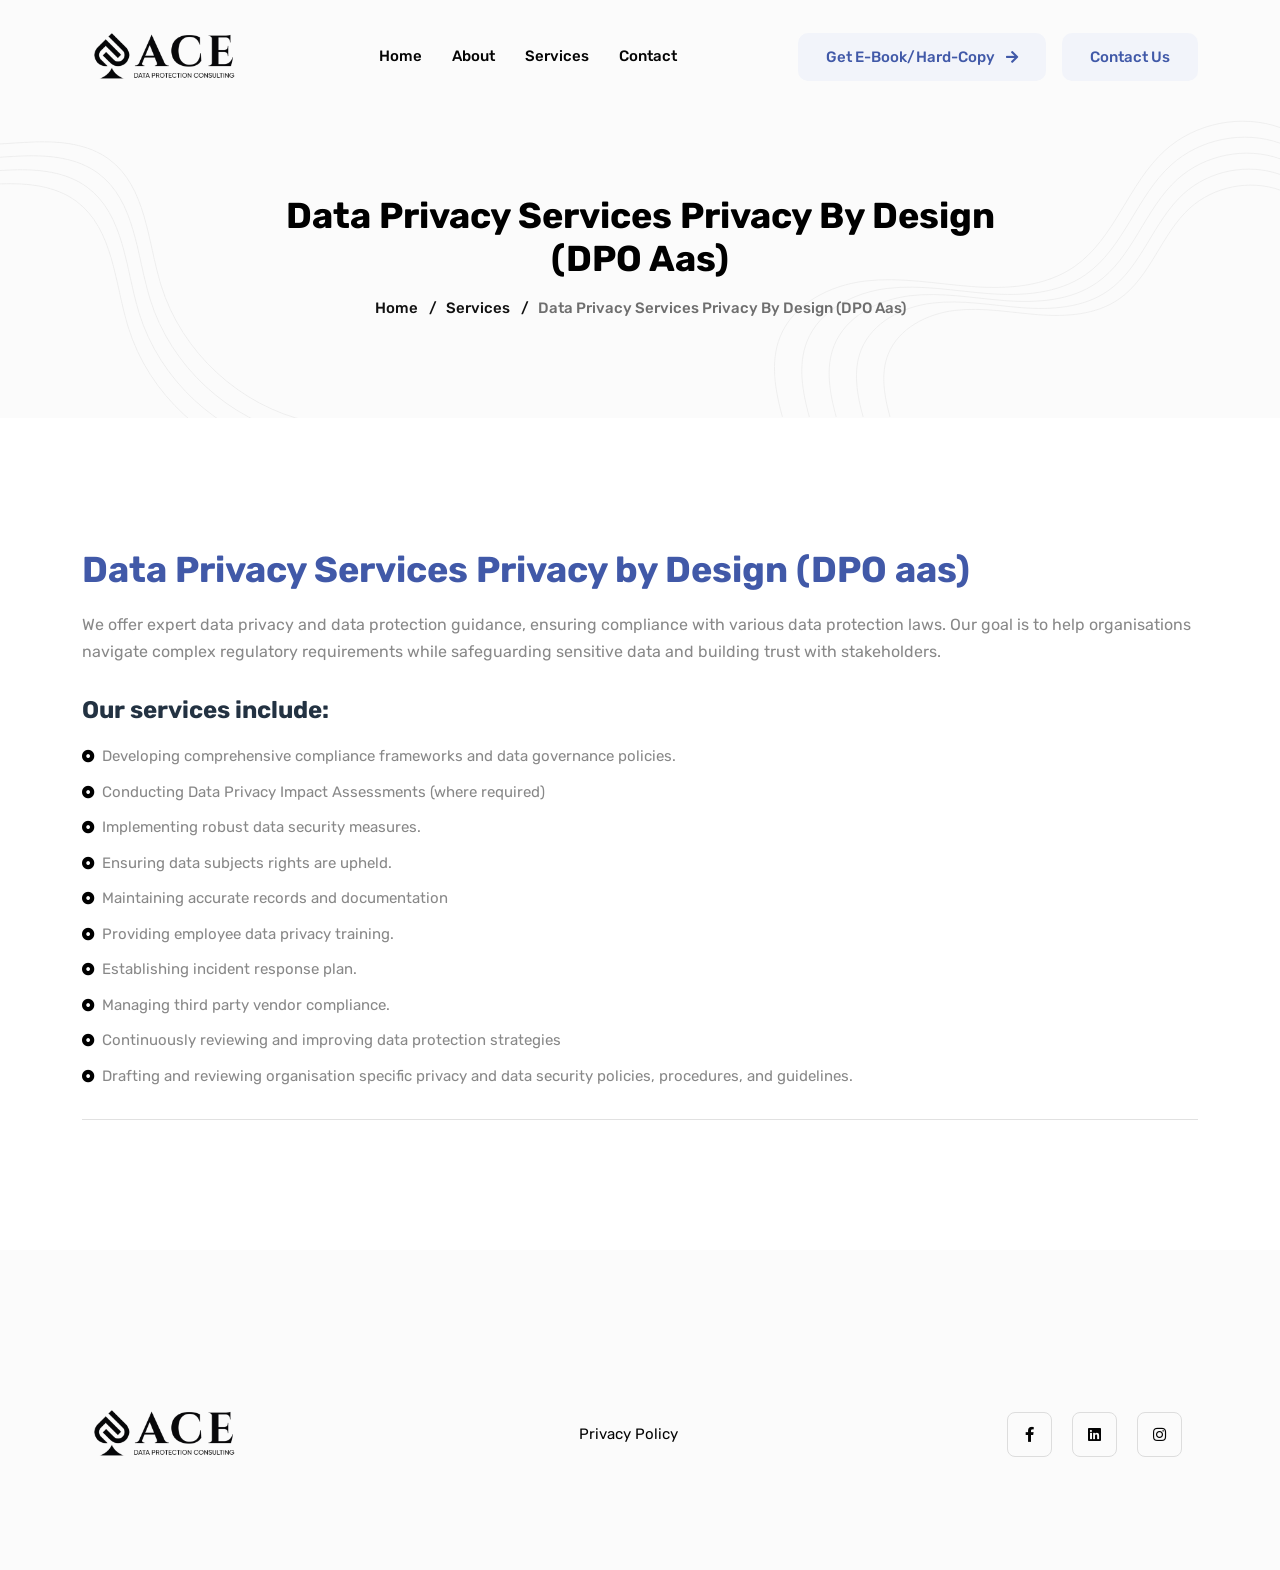
<file: dpoaas.html>
<!DOCTYPE html>

<!--
 // WEBSITE: https://themefisher.com
 // TWITTER: https://twitter.com/themefisher
 // FACEBOOK: https://www.facebook.com/themefisher
 // GITHUB: https://github.com/themefisher/
-->

<html lang="en-us">

<head>
	<meta charset="utf-8">
	<title>DPO aas - Ace Data Protection Consulting</title>
	<meta name="viewport" content="width=device-width, initial-scale=1, maximum-scale=5">
	<meta name="description" content="This is meta description">
	<meta name="author" content="Themefisher">
	<link rel="shortcut icon" href="images/favicon.png" type="image/x-icon">
	<link rel="icon" href="images/favicon.png" type="image/x-icon">

	<!-- # Google Fonts -->
	<link rel="preconnect" href="https://fonts.googleapis.com">
	<link rel="preconnect" href="https://fonts.gstatic.com" crossorigin>
	<link href="https://fonts.googleapis.com/css2?family=Rubik:wght@400;500;700&display=swap" rel="stylesheet">

	<!-- # CSS Plugins -->
	<link rel="stylesheet" href="plugins/slick/slick.css">
	<link rel="stylesheet" href="plugins/font-awesome/fontawesome.min.css">
	<link rel="stylesheet" href="plugins/font-awesome/brands.css">
	<link rel="stylesheet" href="plugins/font-awesome/solid.css">

	<!-- # Main Style Sheet -->
	<link rel="stylesheet" href="css/style.css">
</head>

<body>


	<!-- navigation -->
	<header class="navigation bg-tertiary">
		<nav class="navbar navbar-expand-xl navbar-light text-center py-3">
			<div class="container">
				<a class="navbar-brand" href="index.html">
					<img loading="prelaod" decoding="async" class="img-fluid" width="160" src="images/logo.png"
						alt="Wallet">
				</a>
				<button class="navbar-toggler" type="button" data-bs-toggle="collapse"
					data-bs-target="#navbarSupportedContent" aria-controls="navbarSupportedContent"
					aria-expanded="false" aria-label="Toggle navigation"> <span class="navbar-toggler-icon"></span>
				</button>
				<div class="collapse navbar-collapse" id="navbarSupportedContent">
					<ul class="navbar-nav mx-auto mb-2 mb-lg-0">
						<li class="nav-item"> <a class="nav-link" href="index.html">Home</a>
						</li>
						<li class="nav-item "> <a class="nav-link" href="about.html">About</a>
						</li>
						<li class="nav-item "> <a class="nav-link" href="services.html">Services</a>
						</li>
						<li class="nav-item "> <a class="nav-link" href="contact.html">Contact</a>
						</li>


					</ul>

					<!-- Right-aligned Action Buttons Grouped Together -->
					<div class="d-flex align-items-center justify-content-center mt-3 mt-lg-0">
						<a href="ebook/" class="btn btn-primary">
							Get E-Book/Hard-copy
							<span style="font-size: 14px;" class="ms-2 fas fa-arrow-right"></span>
						</a>
						<a href="contact.html" class="btn btn-primary ms-2 ms-lg-3">Contact Us</a>
					</div>
				</div>
			</div>
		</nav>
	</header>
	<!-- /navigation -->



	<section class="page-header bg-tertiary">
		<div class="container">
			<div class="row">
				<div class="col-8 mx-auto text-center">
					<h2 class="mb-3 text-capitalize" style="color: black;">Data Privacy Services Privacy by Design (DPO
						aas)</h2>
					<ul class="list-inline breadcrumbs text-capitalize" style="font-weight:500">
						<li class="list-inline-item"><a href="index.html">Home</a>
						</li>
						<li class="list-inline-item">/ &nbsp; <a href="services.html">Services</a>
						</li>
						<li class="list-inline-item">/ &nbsp; <a href="service-details.html">Data Privacy Services
								Privacy by Design (DPO aas)</a>
						</li>
					</ul>
				</div>
			</div>
		</div>
		<div class="has-shapes">
			<svg class="shape shape-left text-light" viewBox="0 0 192 752" fill="none"
				xmlns="http://www.w3.org/2000/svg">
				<path
					d="M-30.883 0C-41.3436 36.4248 -22.7145 75.8085 4.29154 102.398C31.2976 128.987 65.8677 146.199 97.6457 166.87C129.424 187.542 160.139 213.902 172.162 249.847C193.542 313.799 149.886 378.897 129.069 443.036C97.5623 540.079 122.109 653.229 191 728.495"
					stroke="currentColor" stroke-miterlimit="10" />
				<path
					d="M-55.5959 7.52271C-66.0565 43.9475 -47.4274 83.3312 -20.4214 109.92C6.58466 136.51 41.1549 153.722 72.9328 174.393C104.711 195.064 135.426 221.425 147.449 257.37C168.829 321.322 125.174 386.42 104.356 450.559C72.8494 547.601 97.3965 660.752 166.287 736.018"
					stroke="currentColor" stroke-miterlimit="10" />
				<path
					d="M-80.3302 15.0449C-90.7909 51.4697 -72.1617 90.8535 -45.1557 117.443C-18.1497 144.032 16.4205 161.244 48.1984 181.915C79.9763 202.587 110.691 228.947 122.715 264.892C144.095 328.844 100.439 393.942 79.622 458.081C48.115 555.123 72.6622 668.274 141.552 743.54"
					stroke="currentColor" stroke-miterlimit="10" />
				<path
					d="M-105.045 22.5676C-115.506 58.9924 -96.8766 98.3762 -69.8706 124.965C-42.8646 151.555 -8.29436 168.767 23.4835 189.438C55.2615 210.109 85.9766 236.469 98.0001 272.415C119.38 336.367 75.7243 401.464 54.9072 465.604C23.4002 562.646 47.9473 675.796 116.838 751.063"
					stroke="currentColor" stroke-miterlimit="10" />
			</svg>
			<svg class="shape shape-right text-light" viewBox="0 0 731 746" fill="none"
				xmlns="http://www.w3.org/2000/svg">
				<path
					d="M12.1794 745.14C1.80036 707.275 -5.75764 666.015 8.73984 629.537C27.748 581.745 80.4729 554.968 131.538 548.843C182.604 542.703 234.032 552.841 285.323 556.748C336.615 560.64 391.543 557.276 433.828 527.964C492.452 487.323 511.701 408.123 564.607 360.255C608.718 320.353 675.307 307.183 731.29 327.323"
					stroke="currentColor" stroke-miterlimit="10" />
				<path
					d="M51.0253 745.14C41.2045 709.326 34.0538 670.284 47.7668 635.783C65.7491 590.571 115.623 565.242 163.928 559.449C212.248 553.641 260.884 563.235 309.4 566.931C357.916 570.627 409.887 567.429 449.879 539.701C505.35 501.247 523.543 426.331 573.598 381.059C615.326 343.314 678.324 330.853 731.275 349.906"
					stroke="currentColor" stroke-miterlimit="10" />
				<path
					d="M89.8715 745.14C80.6239 711.363 73.8654 674.568 86.8091 642.028C103.766 599.396 150.788 575.515 196.347 570.054C241.906 564.578 287.767 573.629 333.523 577.099C379.278 580.584 428.277 577.567 465.976 551.423C518.279 515.172 535.431 444.525 582.62 401.832C621.964 366.229 681.356 354.493 731.291 372.46"
					stroke="currentColor" stroke-miterlimit="10" />
				<path
					d="M128.718 745.14C120.029 713.414 113.678 678.838 125.837 648.274C141.768 608.221 185.939 585.788 228.737 580.659C271.536 575.515 314.621 584.008 357.6 587.282C400.58 590.556 446.607 587.719 482.028 563.16C531.163 529.111 547.275 462.733 591.612 422.635C628.572 389.19 684.375 378.162 731.276 395.043"
					stroke="currentColor" stroke-miterlimit="10" />
				<path
					d="M167.564 745.14C159.432 715.451 153.504 683.107 164.863 654.519C179.753 617.046 221.088 596.062 261.126 591.265C301.164 586.452 341.473 594.402 381.677 597.465C421.88 600.527 464.95 597.872 498.094 574.896C544.061 543.035 559.146 480.942 600.617 443.423C635.194 412.135 687.406 401.817 731.276 417.612"
					stroke="currentColor" stroke-miterlimit="10" />
				<path
					d="M817.266 289.466C813.108 259.989 787.151 237.697 759.261 227.271C731.372 216.846 701.077 215.553 671.666 210.904C642.254 206.24 611.795 197.156 591.664 175.224C555.853 136.189 566.345 75.5336 560.763 22.8649C552.302 -56.8256 498.487 -130.133 425 -162.081"
					stroke="currentColor" stroke-miterlimit="10" />
				<path
					d="M832.584 276.159C828.427 246.683 802.469 224.391 774.58 213.965C746.69 203.539 716.395 202.246 686.984 197.598C657.573 192.934 627.114 183.85 606.982 161.918C571.172 122.883 581.663 62.2275 576.082 9.55873C567.62 -70.1318 513.806 -143.439 440.318 -175.387"
					stroke="currentColor" stroke-miterlimit="10" />
				<path
					d="M847.904 262.853C843.747 233.376 817.789 211.084 789.9 200.659C762.011 190.233 731.716 188.94 702.304 184.292C672.893 179.627 642.434 170.544 622.303 148.612C586.492 109.577 596.983 48.9211 591.402 -3.74766C582.94 -83.4382 529.126 -156.746 455.638 -188.694"
					stroke="currentColor" stroke-miterlimit="10" />
				<path
					d="M863.24 249.547C859.083 220.07 833.125 197.778 805.236 187.353C777.347 176.927 747.051 175.634 717.64 170.986C688.229 166.321 657.77 157.237 637.639 135.306C601.828 96.2707 612.319 35.6149 606.738 -17.0538C598.276 -96.7443 544.462 -170.052 470.974 -202"
					stroke="currentColor" stroke-miterlimit="10" />
			</svg>
		</div>
	</section>

	<section class="section-sm">
		<div class="container">
			<div class="row g-5">

				<div class="col-lg-12">
					<div class="content">
						<h2 id="how-a-payday-loan-online-works" style="color: #4159a8;">Data Privacy Services Privacy by
							Design (DPO aas)</h2>
						<p>We offer expert data privacy and data protection guidance, ensuring compliance with various
							data protection laws. Our goal is to help organisations navigate complex regulatory
							requirements while safeguarding sensitive data and building trust with stakeholders.</p>

						<h3 id="payday-loan-application-processing">Our services include:</h3>
						<ul>
							<li>Developing comprehensive compliance frameworks and data governance policies.</li>
							<li>Conducting Data Privacy Impact Assessments (where required)</li>
							<li>Implementing robust data security measures.</li>
							<li>Ensuring data subjects rights are upheld. </li>
							<li>Maintaining accurate records and documentation</li>
							<li>Providing employee data privacy training.</li>
							<li>Establishing incident response plan.</li>
							<li>Managing third party vendor compliance.</li>
							<li>Continuously reviewing and improving data protection strategies</li>
							<li>Drafting and reviewing organisation specific privacy and data security policies,
								procedures, and guidelines.</li>
						</ul>
						<hr>

					</div>
				</div>
			</div>
		</div>
	</section>

	<footer class="section-sm bg-tertiary">
		<div class="container">

			<div class="row align-items-center mt-5 text-center text-md-start">
				<div class="col-lg-4">
					<a href="index.html">
						<img loading="prelaod" decoding="async" class="img-fluid" width="160" src="images/logo.png"
							alt="Wallet">
					</a>
				</div>
				<div class="col-lg-4 col-md-6 mt-4 mt-lg-0">
					<ul class="list-unstyled list-inline mb-0 text-lg-center">
						<li class="list-inline-item me-4"><a class="text-black" href="privacy-policy.html">Privacy
								Policy</a>
						</li>

					</ul>
				</div>
				<div class="col-lg-4 col-md-6 text-md-end mt-4 mt-md-0">
					<ul class="list-unstyled list-inline mb-0 social-icons">
						<li class="list-inline-item me-3"><a title="Explorer Facebook Profile" class="text-black"
								href=""><i class="fab fa-facebook-f"></i></a>
						</li>
						<li class="list-inline-item me-3"><a title="Explorer Twitter Profile" class="text-black"
								href=""><i class="fab fa-linkedin"></i></a>
						</li>
						<li class="list-inline-item me-3"><a title="Explorer Instagram Profile" class="text-black"
								href=""><i class="fab fa-instagram"></i></a>
						</li>
					</ul>
				</div>
			</div>
		</div>
	</footer>

	<!-- # JS Plugins -->
	<script src="plugins/jquery/jquery.min.js"></script>
	<script src="plugins/bootstrap/bootstrap.min.js"></script>
	<script src="plugins/slick/slick.min.js"></script>
	<script src="plugins/scrollmenu/scrollmenu.min.js"></script>

	<!-- Main Script -->
	<script src="js/script.js"></script>

</body>

</html>
</file>
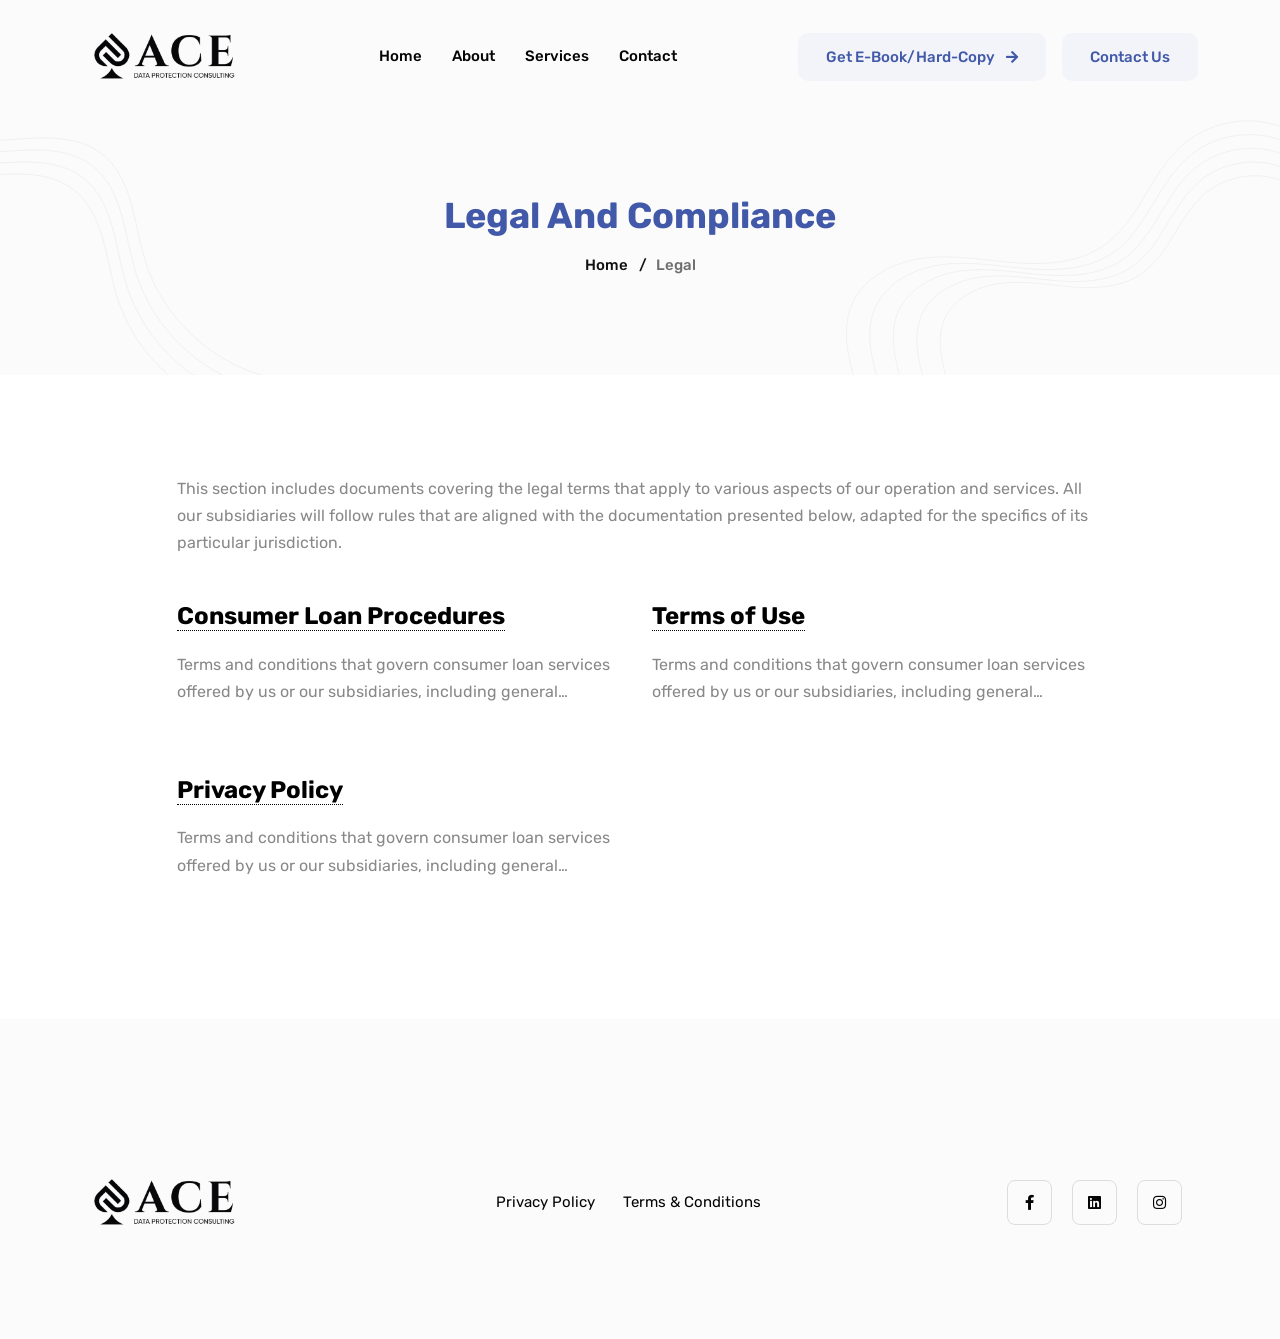
<file: legal.html>
<!DOCTYPE html>

<!--
 // WEBSITE: https://themefisher.com
 // TWITTER: https://twitter.com/themefisher
 // FACEBOOK: https://www.facebook.com/themefisher
 // GITHUB: https://github.com/themefisher/
-->

<html lang="en-us">

<head>
  <meta charset="utf-8">
  <title>Wallet - Payday Loan Service Template</title>
  <meta name="viewport" content="width=device-width, initial-scale=1, maximum-scale=5">
  <meta name="description" content="This is meta description">
  <meta name="author" content="Themefisher">
  <link rel="shortcut icon" href="images/favicon.png" type="image/x-icon">
  <link rel="icon" href="images/favicon.png" type="image/x-icon">

  <!-- # Google Fonts -->
  <link rel="preconnect" href="https://fonts.googleapis.com">
  <link rel="preconnect" href="https://fonts.gstatic.com" crossorigin>
  <link href="https://fonts.googleapis.com/css2?family=Rubik:wght@400;500;700&display=swap" rel="stylesheet">

  <!-- # CSS Plugins -->
  <link rel="stylesheet" href="plugins/slick/slick.css">
  <link rel="stylesheet" href="plugins/font-awesome/fontawesome.min.css">
  <link rel="stylesheet" href="plugins/font-awesome/brands.css">
  <link rel="stylesheet" href="plugins/font-awesome/solid.css">

  <!-- # Main Style Sheet -->
  <link rel="stylesheet" href="css/style.css">
</head>

<body>

  <!-- navigation -->
  <header class="navigation bg-tertiary">
    <nav class="navbar navbar-expand-xl navbar-light text-center py-3">
      <div class="container">
        <a class="navbar-brand" href="index.html">
          <img loading="prelaod" decoding="async" class="img-fluid" width="160" src="images/logo.png" alt="Wallet">
        </a>
        <button class="navbar-toggler" type="button" data-bs-toggle="collapse" data-bs-target="#navbarSupportedContent"
          aria-controls="navbarSupportedContent" aria-expanded="false" aria-label="Toggle navigation"> <span
            class="navbar-toggler-icon"></span>
        </button>
        <div class="collapse navbar-collapse" id="navbarSupportedContent">
          <ul class="navbar-nav mx-auto mb-2 mb-lg-0">
            <li class="nav-item"> <a class="nav-link" href="index.html">Home</a>
            </li>
            <li class="nav-item "> <a class="nav-link" href="about.html">About</a>
            </li>
            <li class="nav-item "> <a class="nav-link" href="services.html">Services</a>
            </li>
            <li class="nav-item "> <a class="nav-link" href="contact.html">Contact</a>
            </li>


          </ul>

          <!-- Right-aligned Action Buttons Grouped Together -->
          <div class="d-flex align-items-center justify-content-center mt-3 mt-lg-0">
            <a href="ebook/" class="btn btn-primary">
              Get E-Book/Hard-copy
              <span style="font-size: 14px;" class="ms-2 fas fa-arrow-right"></span>
            </a>
            <a href="contact.html" class="btn btn-primary ms-2 ms-lg-3">Contact Us</a>
          </div>
        </div>
      </div>
    </nav>
  </header>
  <!-- /navigation -->

  <div class="modal applyLoanModal fade" id="applyLoan" tabindex="-1" aria-labelledby="applyLoanLabel"
    aria-hidden="true">
    <div class="modal-dialog modal-dialog-centered">
      <div class="modal-content">
        <div class="modal-header border-bottom-0">
          <h4 class="modal-title" id="exampleModalLabel">How much do you need?</h4>
          <button type="button" class="btn-close" data-bs-dismiss="modal" aria-label="Close"></button>
        </div>
        <div class="modal-body">
          <form action="#!" method="post">
            <div class="row">
              <div class="col-lg-6 mb-4 pb-2">
                <div class="form-group">
                  <label for="loan_amount" class="form-label">Amount</label>
                  <input type="number" class="form-control shadow-none" id="loan_amount" placeholder="ex: 25000">
                </div>
              </div>
              <div class="col-lg-6 mb-4 pb-2">
                <div class="form-group">
                  <label for="loan_how_long_for" class="form-label">How long for?</label>
                  <input type="number" class="form-control shadow-none" id="loan_how_long_for" placeholder="ex: 12">
                </div>
              </div>
              <div class="col-lg-12 mb-4 pb-2">
                <div class="form-group">
                  <label for="loan_repayment" class="form-label">Repayment</label>
                  <input type="number" class="form-control shadow-none" id="loan_repayment" disabled>
                </div>
              </div>
              <div class="col-lg-6 mb-4 pb-2">
                <div class="form-group">
                  <label for="loan_full_name" class="form-label">Full Name</label>
                  <input type="text" class="form-control shadow-none" id="loan_full_name">
                </div>
              </div>
              <div class="col-lg-6 mb-4 pb-2">
                <div class="form-group">
                  <label for="loan_email_address" class="form-label">Email address</label>
                  <input type="email" class="form-control shadow-none" id="loan_email_address">
                </div>
              </div>
              <div class="col-lg-12">
                <button type="submit" class="btn btn-primary w-100">Get Your Loan Now</button>
              </div>
            </div>
          </form>
        </div>
      </div>
    </div>
  </div>

  <section class="page-header bg-tertiary">
    <div class="container">
      <div class="row">
        <div class="col-8 mx-auto text-center">
          <h2 class="mb-3 text-capitalize">Legal and Compliance</h2>
          <ul class="list-inline breadcrumbs text-capitalize" style="font-weight:500">
            <li class="list-inline-item"><a href="index.html">Home</a>
            </li>
            <li class="list-inline-item">/ &nbsp; <a href="legal.html">Legal</a>
            </li>
          </ul>
        </div>
      </div>
    </div>
    <div class="has-shapes">
      <svg class="shape shape-left text-light" viewBox="0 0 192 752" fill="none" xmlns="http://www.w3.org/2000/svg">
        <path
          d="M-30.883 0C-41.3436 36.4248 -22.7145 75.8085 4.29154 102.398C31.2976 128.987 65.8677 146.199 97.6457 166.87C129.424 187.542 160.139 213.902 172.162 249.847C193.542 313.799 149.886 378.897 129.069 443.036C97.5623 540.079 122.109 653.229 191 728.495"
          stroke="currentColor" stroke-miterlimit="10" />
        <path
          d="M-55.5959 7.52271C-66.0565 43.9475 -47.4274 83.3312 -20.4214 109.92C6.58466 136.51 41.1549 153.722 72.9328 174.393C104.711 195.064 135.426 221.425 147.449 257.37C168.829 321.322 125.174 386.42 104.356 450.559C72.8494 547.601 97.3965 660.752 166.287 736.018"
          stroke="currentColor" stroke-miterlimit="10" />
        <path
          d="M-80.3302 15.0449C-90.7909 51.4697 -72.1617 90.8535 -45.1557 117.443C-18.1497 144.032 16.4205 161.244 48.1984 181.915C79.9763 202.587 110.691 228.947 122.715 264.892C144.095 328.844 100.439 393.942 79.622 458.081C48.115 555.123 72.6622 668.274 141.552 743.54"
          stroke="currentColor" stroke-miterlimit="10" />
        <path
          d="M-105.045 22.5676C-115.506 58.9924 -96.8766 98.3762 -69.8706 124.965C-42.8646 151.555 -8.29436 168.767 23.4835 189.438C55.2615 210.109 85.9766 236.469 98.0001 272.415C119.38 336.367 75.7243 401.464 54.9072 465.604C23.4002 562.646 47.9473 675.796 116.838 751.063"
          stroke="currentColor" stroke-miterlimit="10" />
      </svg>
      <svg class="shape shape-right text-light" viewBox="0 0 731 746" fill="none" xmlns="http://www.w3.org/2000/svg">
        <path
          d="M12.1794 745.14C1.80036 707.275 -5.75764 666.015 8.73984 629.537C27.748 581.745 80.4729 554.968 131.538 548.843C182.604 542.703 234.032 552.841 285.323 556.748C336.615 560.64 391.543 557.276 433.828 527.964C492.452 487.323 511.701 408.123 564.607 360.255C608.718 320.353 675.307 307.183 731.29 327.323"
          stroke="currentColor" stroke-miterlimit="10" />
        <path
          d="M51.0253 745.14C41.2045 709.326 34.0538 670.284 47.7668 635.783C65.7491 590.571 115.623 565.242 163.928 559.449C212.248 553.641 260.884 563.235 309.4 566.931C357.916 570.627 409.887 567.429 449.879 539.701C505.35 501.247 523.543 426.331 573.598 381.059C615.326 343.314 678.324 330.853 731.275 349.906"
          stroke="currentColor" stroke-miterlimit="10" />
        <path
          d="M89.8715 745.14C80.6239 711.363 73.8654 674.568 86.8091 642.028C103.766 599.396 150.788 575.515 196.347 570.054C241.906 564.578 287.767 573.629 333.523 577.099C379.278 580.584 428.277 577.567 465.976 551.423C518.279 515.172 535.431 444.525 582.62 401.832C621.964 366.229 681.356 354.493 731.291 372.46"
          stroke="currentColor" stroke-miterlimit="10" />
        <path
          d="M128.718 745.14C120.029 713.414 113.678 678.838 125.837 648.274C141.768 608.221 185.939 585.788 228.737 580.659C271.536 575.515 314.621 584.008 357.6 587.282C400.58 590.556 446.607 587.719 482.028 563.16C531.163 529.111 547.275 462.733 591.612 422.635C628.572 389.19 684.375 378.162 731.276 395.043"
          stroke="currentColor" stroke-miterlimit="10" />
        <path
          d="M167.564 745.14C159.432 715.451 153.504 683.107 164.863 654.519C179.753 617.046 221.088 596.062 261.126 591.265C301.164 586.452 341.473 594.402 381.677 597.465C421.88 600.527 464.95 597.872 498.094 574.896C544.061 543.035 559.146 480.942 600.617 443.423C635.194 412.135 687.406 401.817 731.276 417.612"
          stroke="currentColor" stroke-miterlimit="10" />
        <path
          d="M817.266 289.466C813.108 259.989 787.151 237.697 759.261 227.271C731.372 216.846 701.077 215.553 671.666 210.904C642.254 206.24 611.795 197.156 591.664 175.224C555.853 136.189 566.345 75.5336 560.763 22.8649C552.302 -56.8256 498.487 -130.133 425 -162.081"
          stroke="currentColor" stroke-miterlimit="10" />
        <path
          d="M832.584 276.159C828.427 246.683 802.469 224.391 774.58 213.965C746.69 203.539 716.395 202.246 686.984 197.598C657.573 192.934 627.114 183.85 606.982 161.918C571.172 122.883 581.663 62.2275 576.082 9.55873C567.62 -70.1318 513.806 -143.439 440.318 -175.387"
          stroke="currentColor" stroke-miterlimit="10" />
        <path
          d="M847.904 262.853C843.747 233.376 817.789 211.084 789.9 200.659C762.011 190.233 731.716 188.94 702.304 184.292C672.893 179.627 642.434 170.544 622.303 148.612C586.492 109.577 596.983 48.9211 591.402 -3.74766C582.94 -83.4382 529.126 -156.746 455.638 -188.694"
          stroke="currentColor" stroke-miterlimit="10" />
        <path
          d="M863.24 249.547C859.083 220.07 833.125 197.778 805.236 187.353C777.347 176.927 747.051 175.634 717.64 170.986C688.229 166.321 657.77 157.237 637.639 135.306C601.828 96.2707 612.319 35.6149 606.738 -17.0538C598.276 -96.7443 544.462 -170.052 470.974 -202"
          stroke="currentColor" stroke-miterlimit="10" />
      </svg>
    </div>
  </section>

  <section class="section-sm">
    <div class="container">
      <div class="row">
        <div class="col-lg-10 mx-auto">
          <div class="content">
            <p>This section includes documents covering the legal terms that apply to various aspects of our operation
              and
              services. All our subsidiaries will follow rules that are aligned with the documentation presented below,
              adapted for the specifics of its particular jurisdiction.</p>
            <div class="row">
              <div class="col-lg-6 mb-4">
                <h3 id="consumer-loan-procedureshow-it-works"><a href="how-it-works.html">Consumer Loan Procedures</a>
                </h3>
                <p>Terms and conditions that govern consumer loan services offered by us or our subsidiaries, including
                  general&hellip;
              </div>
              <div class="col-lg-6 mb-4">
                <h3 id="terms-of-useterms"><a href="terms.html">Terms of Use</a></h3>
                <p>Terms and conditions that govern consumer loan services offered by us or our subsidiaries, including
                  general&hellip;
              </div>
              <div class="col-lg-6 mb-4">
                <h3 id="privacy-policyprivacy-policy"><a href="privacy-policy.html">Privacy Policy</a></h3>
                <p>Terms and conditions that govern consumer loan services offered by us or our subsidiaries, including
                  general&hellip;
              </div>
            </div>
          </div>
        </div>
      </div>
    </div>
  </section>

  <footer class="section-sm bg-tertiary">
    <div class="container">

      <div class="row align-items-center mt-5 text-center text-md-start">
        <div class="col-lg-4">
          <a href="index.html">
            <img loading="prelaod" decoding="async" class="img-fluid" width="160" src="images/logo.png" alt="Wallet">
          </a>
        </div>
        <div class="col-lg-4 col-md-6 mt-4 mt-lg-0">
          <ul class="list-unstyled list-inline mb-0 text-lg-center">
            <li class="list-inline-item me-4"><a class="text-black" href="privacy-policy.html">Privacy Policy</a>
            </li>
            <li class="list-inline-item me-4"><a class="text-black" href="terms.html">Terms &amp; Conditions</a>
            </li>
          </ul>
        </div>
        <div class="col-lg-4 col-md-6 text-md-end mt-4 mt-md-0">
          <ul class="list-unstyled list-inline mb-0 social-icons">
            <li class="list-inline-item me-3"><a title="Explorer Facebook Profile" class="text-black" href=""><i
                  class="fab fa-facebook-f"></i></a>
            </li>
            <li class="list-inline-item me-3"><a title="Explorer Twitter Profile" class="text-black" href=""><i
                  class="fab fa-linkedin"></i></a>
            </li>
            <li class="list-inline-item me-3"><a title="Explorer Instagram Profile" class="text-black" href=""><i
                  class="fab fa-instagram"></i></a>
            </li>
          </ul>
        </div>
      </div>
    </div>
  </footer>


  <!-- # JS Plugins -->
  <script src="plugins/jquery/jquery.min.js"></script>
  <script src="plugins/bootstrap/bootstrap.min.js"></script>
  <script src="plugins/slick/slick.min.js"></script>
  <script src="plugins/scrollmenu/scrollmenu.min.js"></script>

  <!-- Main Script -->
  <script src="js/script.js"></script>

</body>

</html>
</file>
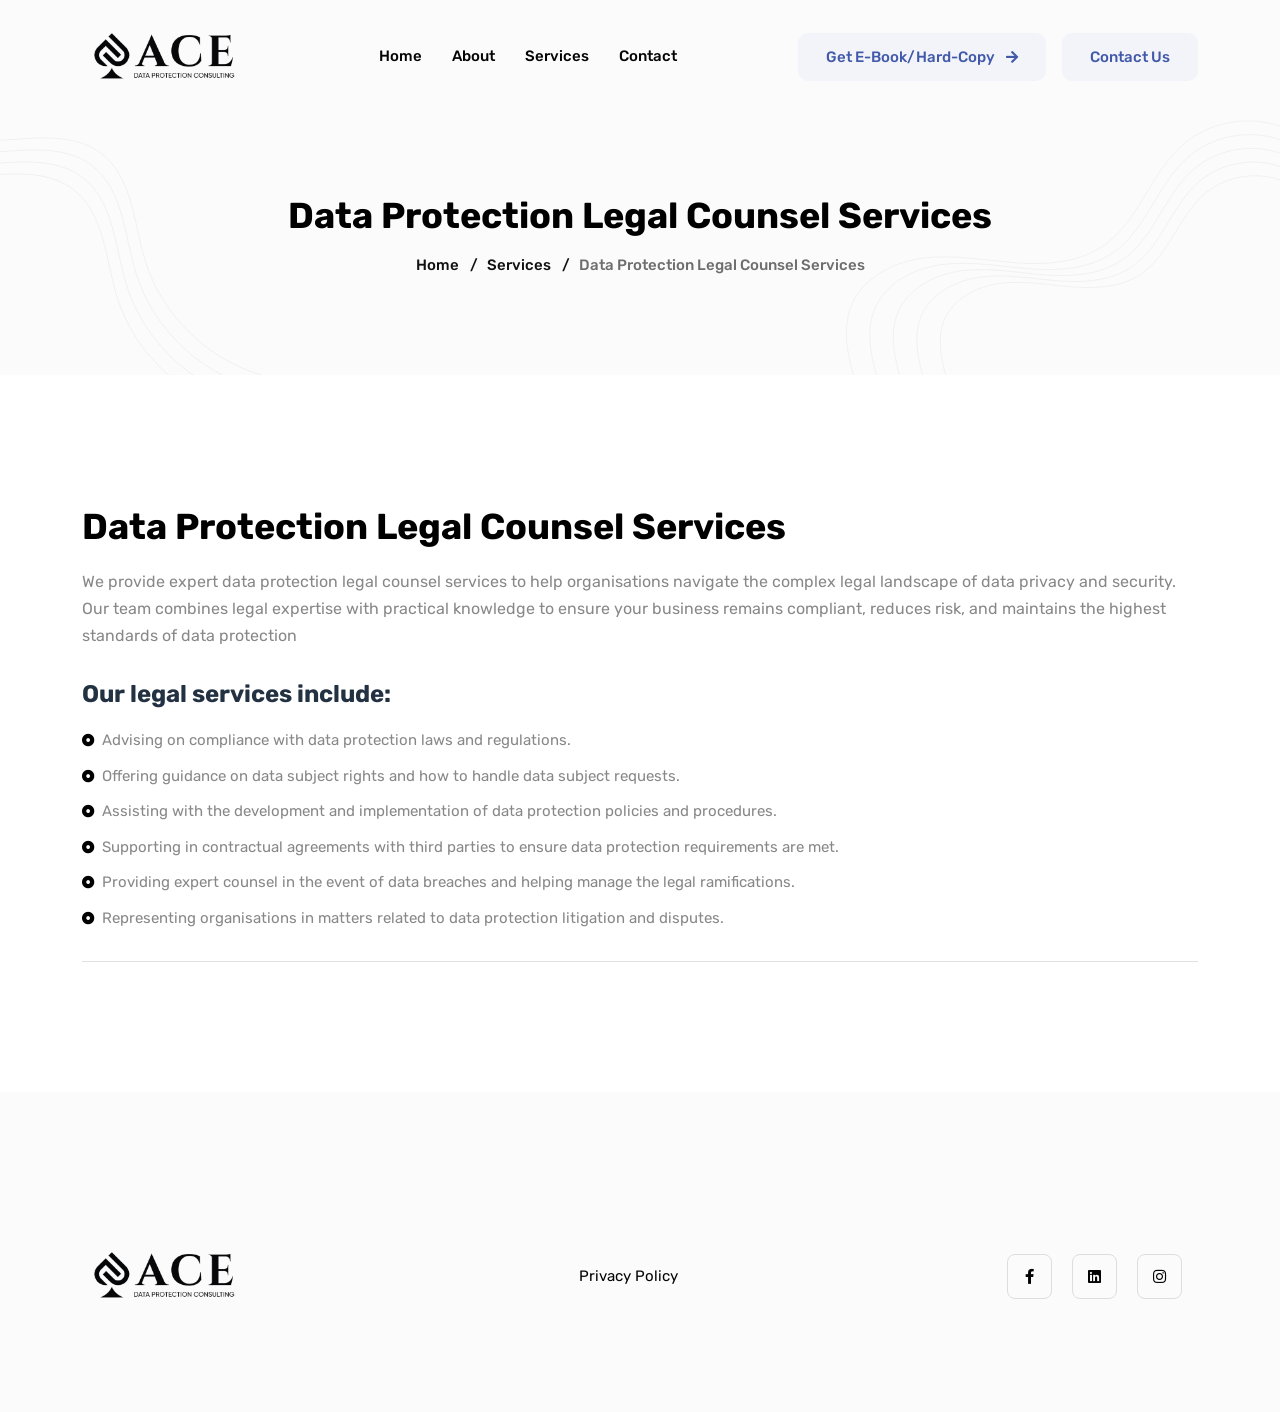
<file: legalservices.html>
<!DOCTYPE html>

<!--
 // WEBSITE: https://themefisher.com
 // TWITTER: https://twitter.com/themefisher
 // FACEBOOK: https://www.facebook.com/themefisher
 // GITHUB: https://github.com/themefisher/
-->

<html lang="en-us">

<head>
	<meta charset="utf-8">
	<title> - Ace Data Protection Consulting</title>
	<meta name="viewport" content="width=device-width, initial-scale=1, maximum-scale=5">
	<meta name="description" content="This is meta description">
	<meta name="author" content="Themefisher">
	<link rel="shortcut icon" href="images/favicon.png" type="image/x-icon">
	<link rel="icon" href="images/favicon.png" type="image/x-icon">

	<!-- # Google Fonts -->
	<link rel="preconnect" href="https://fonts.googleapis.com">
	<link rel="preconnect" href="https://fonts.gstatic.com" crossorigin>
	<link href="https://fonts.googleapis.com/css2?family=Rubik:wght@400;500;700&display=swap" rel="stylesheet">

	<!-- # CSS Plugins -->
	<link rel="stylesheet" href="plugins/slick/slick.css">
	<link rel="stylesheet" href="plugins/font-awesome/fontawesome.min.css">
	<link rel="stylesheet" href="plugins/font-awesome/brands.css">
	<link rel="stylesheet" href="plugins/font-awesome/solid.css">

	<!-- # Main Style Sheet -->
	<link rel="stylesheet" href="css/style.css">
</head>

<body>


	<!-- navigation -->
	<header class="navigation bg-tertiary">
		<nav class="navbar navbar-expand-xl navbar-light text-center py-3">
			<div class="container">
				<a class="navbar-brand" href="index.html">
					<img loading="prelaod" decoding="async" class="img-fluid" width="160" src="images/logo.png"
						alt="Wallet">
				</a>
				<button class="navbar-toggler" type="button" data-bs-toggle="collapse"
					data-bs-target="#navbarSupportedContent" aria-controls="navbarSupportedContent"
					aria-expanded="false" aria-label="Toggle navigation"> <span class="navbar-toggler-icon"></span>
				</button>
				<div class="collapse navbar-collapse" id="navbarSupportedContent">
					<ul class="navbar-nav mx-auto mb-2 mb-lg-0">
						<li class="nav-item"> <a class="nav-link" href="index.html">Home</a>
						</li>
						<li class="nav-item "> <a class="nav-link" href="about.html">About</a>
						</li>
						<li class="nav-item "> <a class="nav-link" href="services.html">Services</a>
						</li>
						<li class="nav-item "> <a class="nav-link" href="contact.html">Contact</a>
						</li>


					</ul>

					<!-- Right-aligned Action Buttons Grouped Together -->
					<div class="d-flex align-items-center justify-content-center mt-3 mt-lg-0">
						<a href="ebook/" class="btn btn-primary">
							Get E-Book/Hard-copy
							<span style="font-size: 14px;" class="ms-2 fas fa-arrow-right"></span>
						</a>
						<a href="contact.html" class="btn btn-primary ms-2 ms-lg-3">Contact Us</a>
					</div>
				</div>
			</div>
		</nav>
	</header>
	<!-- /navigation -->



	<section class="page-header bg-tertiary">
		<div class="container">
			<div class="row">
				<div class="col-8 mx-auto text-center">
					<h2 class="mb-3 text-capitalize" style="color: black;">Data Protection Legal Counsel Services</h2>
					<ul class="list-inline breadcrumbs text-capitalize" style="font-weight:500">
						<li class="list-inline-item"><a href="index.html">Home</a>
						</li>
						<li class="list-inline-item">/ &nbsp; <a href="services.html">Services</a>
						</li>
						<li class="list-inline-item">/ &nbsp; <a href="service-details.html">Data Protection Legal
								Counsel Services</a>
						</li>
					</ul>
				</div>
			</div>
		</div>
		<div class="has-shapes">
			<svg class="shape shape-left text-light" viewBox="0 0 192 752" fill="none"
				xmlns="http://www.w3.org/2000/svg">
				<path
					d="M-30.883 0C-41.3436 36.4248 -22.7145 75.8085 4.29154 102.398C31.2976 128.987 65.8677 146.199 97.6457 166.87C129.424 187.542 160.139 213.902 172.162 249.847C193.542 313.799 149.886 378.897 129.069 443.036C97.5623 540.079 122.109 653.229 191 728.495"
					stroke="currentColor" stroke-miterlimit="10" />
				<path
					d="M-55.5959 7.52271C-66.0565 43.9475 -47.4274 83.3312 -20.4214 109.92C6.58466 136.51 41.1549 153.722 72.9328 174.393C104.711 195.064 135.426 221.425 147.449 257.37C168.829 321.322 125.174 386.42 104.356 450.559C72.8494 547.601 97.3965 660.752 166.287 736.018"
					stroke="currentColor" stroke-miterlimit="10" />
				<path
					d="M-80.3302 15.0449C-90.7909 51.4697 -72.1617 90.8535 -45.1557 117.443C-18.1497 144.032 16.4205 161.244 48.1984 181.915C79.9763 202.587 110.691 228.947 122.715 264.892C144.095 328.844 100.439 393.942 79.622 458.081C48.115 555.123 72.6622 668.274 141.552 743.54"
					stroke="currentColor" stroke-miterlimit="10" />
				<path
					d="M-105.045 22.5676C-115.506 58.9924 -96.8766 98.3762 -69.8706 124.965C-42.8646 151.555 -8.29436 168.767 23.4835 189.438C55.2615 210.109 85.9766 236.469 98.0001 272.415C119.38 336.367 75.7243 401.464 54.9072 465.604C23.4002 562.646 47.9473 675.796 116.838 751.063"
					stroke="currentColor" stroke-miterlimit="10" />
			</svg>
			<svg class="shape shape-right text-light" viewBox="0 0 731 746" fill="none"
				xmlns="http://www.w3.org/2000/svg">
				<path
					d="M12.1794 745.14C1.80036 707.275 -5.75764 666.015 8.73984 629.537C27.748 581.745 80.4729 554.968 131.538 548.843C182.604 542.703 234.032 552.841 285.323 556.748C336.615 560.64 391.543 557.276 433.828 527.964C492.452 487.323 511.701 408.123 564.607 360.255C608.718 320.353 675.307 307.183 731.29 327.323"
					stroke="currentColor" stroke-miterlimit="10" />
				<path
					d="M51.0253 745.14C41.2045 709.326 34.0538 670.284 47.7668 635.783C65.7491 590.571 115.623 565.242 163.928 559.449C212.248 553.641 260.884 563.235 309.4 566.931C357.916 570.627 409.887 567.429 449.879 539.701C505.35 501.247 523.543 426.331 573.598 381.059C615.326 343.314 678.324 330.853 731.275 349.906"
					stroke="currentColor" stroke-miterlimit="10" />
				<path
					d="M89.8715 745.14C80.6239 711.363 73.8654 674.568 86.8091 642.028C103.766 599.396 150.788 575.515 196.347 570.054C241.906 564.578 287.767 573.629 333.523 577.099C379.278 580.584 428.277 577.567 465.976 551.423C518.279 515.172 535.431 444.525 582.62 401.832C621.964 366.229 681.356 354.493 731.291 372.46"
					stroke="currentColor" stroke-miterlimit="10" />
				<path
					d="M128.718 745.14C120.029 713.414 113.678 678.838 125.837 648.274C141.768 608.221 185.939 585.788 228.737 580.659C271.536 575.515 314.621 584.008 357.6 587.282C400.58 590.556 446.607 587.719 482.028 563.16C531.163 529.111 547.275 462.733 591.612 422.635C628.572 389.19 684.375 378.162 731.276 395.043"
					stroke="currentColor" stroke-miterlimit="10" />
				<path
					d="M167.564 745.14C159.432 715.451 153.504 683.107 164.863 654.519C179.753 617.046 221.088 596.062 261.126 591.265C301.164 586.452 341.473 594.402 381.677 597.465C421.88 600.527 464.95 597.872 498.094 574.896C544.061 543.035 559.146 480.942 600.617 443.423C635.194 412.135 687.406 401.817 731.276 417.612"
					stroke="currentColor" stroke-miterlimit="10" />
				<path
					d="M817.266 289.466C813.108 259.989 787.151 237.697 759.261 227.271C731.372 216.846 701.077 215.553 671.666 210.904C642.254 206.24 611.795 197.156 591.664 175.224C555.853 136.189 566.345 75.5336 560.763 22.8649C552.302 -56.8256 498.487 -130.133 425 -162.081"
					stroke="currentColor" stroke-miterlimit="10" />
				<path
					d="M832.584 276.159C828.427 246.683 802.469 224.391 774.58 213.965C746.69 203.539 716.395 202.246 686.984 197.598C657.573 192.934 627.114 183.85 606.982 161.918C571.172 122.883 581.663 62.2275 576.082 9.55873C567.62 -70.1318 513.806 -143.439 440.318 -175.387"
					stroke="currentColor" stroke-miterlimit="10" />
				<path
					d="M847.904 262.853C843.747 233.376 817.789 211.084 789.9 200.659C762.011 190.233 731.716 188.94 702.304 184.292C672.893 179.627 642.434 170.544 622.303 148.612C586.492 109.577 596.983 48.9211 591.402 -3.74766C582.94 -83.4382 529.126 -156.746 455.638 -188.694"
					stroke="currentColor" stroke-miterlimit="10" />
				<path
					d="M863.24 249.547C859.083 220.07 833.125 197.778 805.236 187.353C777.347 176.927 747.051 175.634 717.64 170.986C688.229 166.321 657.77 157.237 637.639 135.306C601.828 96.2707 612.319 35.6149 606.738 -17.0538C598.276 -96.7443 544.462 -170.052 470.974 -202"
					stroke="currentColor" stroke-miterlimit="10" />
			</svg>
		</div>
	</section>

	<section class="section-sm">
		<div class="container">
			<div class="row g-5">

				<div class="col-lg-12">
					<div class="content">
						<h2 id="how-a-payday-loan-online-works" style="color: #000;">Data Protection Legal Counsel
							Services</h2>
						<p>We provide expert data protection legal counsel services to help organisations navigate the
							complex legal landscape of data privacy and security.
							Our team combines legal expertise with practical knowledge to ensure your business remains
							compliant, reduces risk, and maintains the highest standards of data protection</p>

						<h3 id="payday-loan-application-processing">Our legal services include:</h3>
						<ul>
							<li>Advising on compliance with data protection laws and regulations.</li>
							<li>Offering guidance on data subject rights and how to handle data subject requests.</li>
							<li>Assisting with the development and implementation of data protection policies and
								procedures.</li>
							<li>Supporting in contractual agreements with third parties to ensure data protection
								requirements are met.</li>
							<li>Providing expert counsel in the event of data breaches and helping manage the legal
								ramifications.</li>
							<li>Representing organisations in matters related to data protection litigation and
								disputes.</li>
						</ul>
						<hr>

					</div>
				</div>
			</div>
		</div>
	</section>

	<footer class="section-sm bg-tertiary">
		<div class="container">

			<div class="row align-items-center mt-5 text-center text-md-start">
				<div class="col-lg-4">
					<a href="index.html">
						<img loading="prelaod" decoding="async" class="img-fluid" width="160" src="images/logo.png"
							alt="Wallet">
					</a>
				</div>
				<div class="col-lg-4 col-md-6 mt-4 mt-lg-0">
					<ul class="list-unstyled list-inline mb-0 text-lg-center">
						<li class="list-inline-item me-4"><a class="text-black" href="privacy-policy.html">Privacy
								Policy</a>
						</li>

					</ul>
				</div>
				<div class="col-lg-4 col-md-6 text-md-end mt-4 mt-md-0">
					<ul class="list-unstyled list-inline mb-0 social-icons">
						<li class="list-inline-item me-3"><a title="Explorer Facebook Profile" class="text-black"
								href=""><i class="fab fa-facebook-f"></i></a>
						</li>
						<li class="list-inline-item me-3"><a title="Explorer Twitter Profile" class="text-black"
								href=""><i class="fab fa-linkedin"></i></a>
						</li>
						<li class="list-inline-item me-3"><a title="Explorer Instagram Profile" class="text-black"
								href=""><i class="fab fa-instagram"></i></a>
						</li>
					</ul>
				</div>
			</div>
		</div>
	</footer>

	<!-- # JS Plugins -->
	<script src="plugins/jquery/jquery.min.js"></script>
	<script src="plugins/bootstrap/bootstrap.min.js"></script>
	<script src="plugins/slick/slick.min.js"></script>
	<script src="plugins/scrollmenu/scrollmenu.min.js"></script>

	<!-- Main Script -->
	<script src="js/script.js"></script>

</body>

</html>
</file>
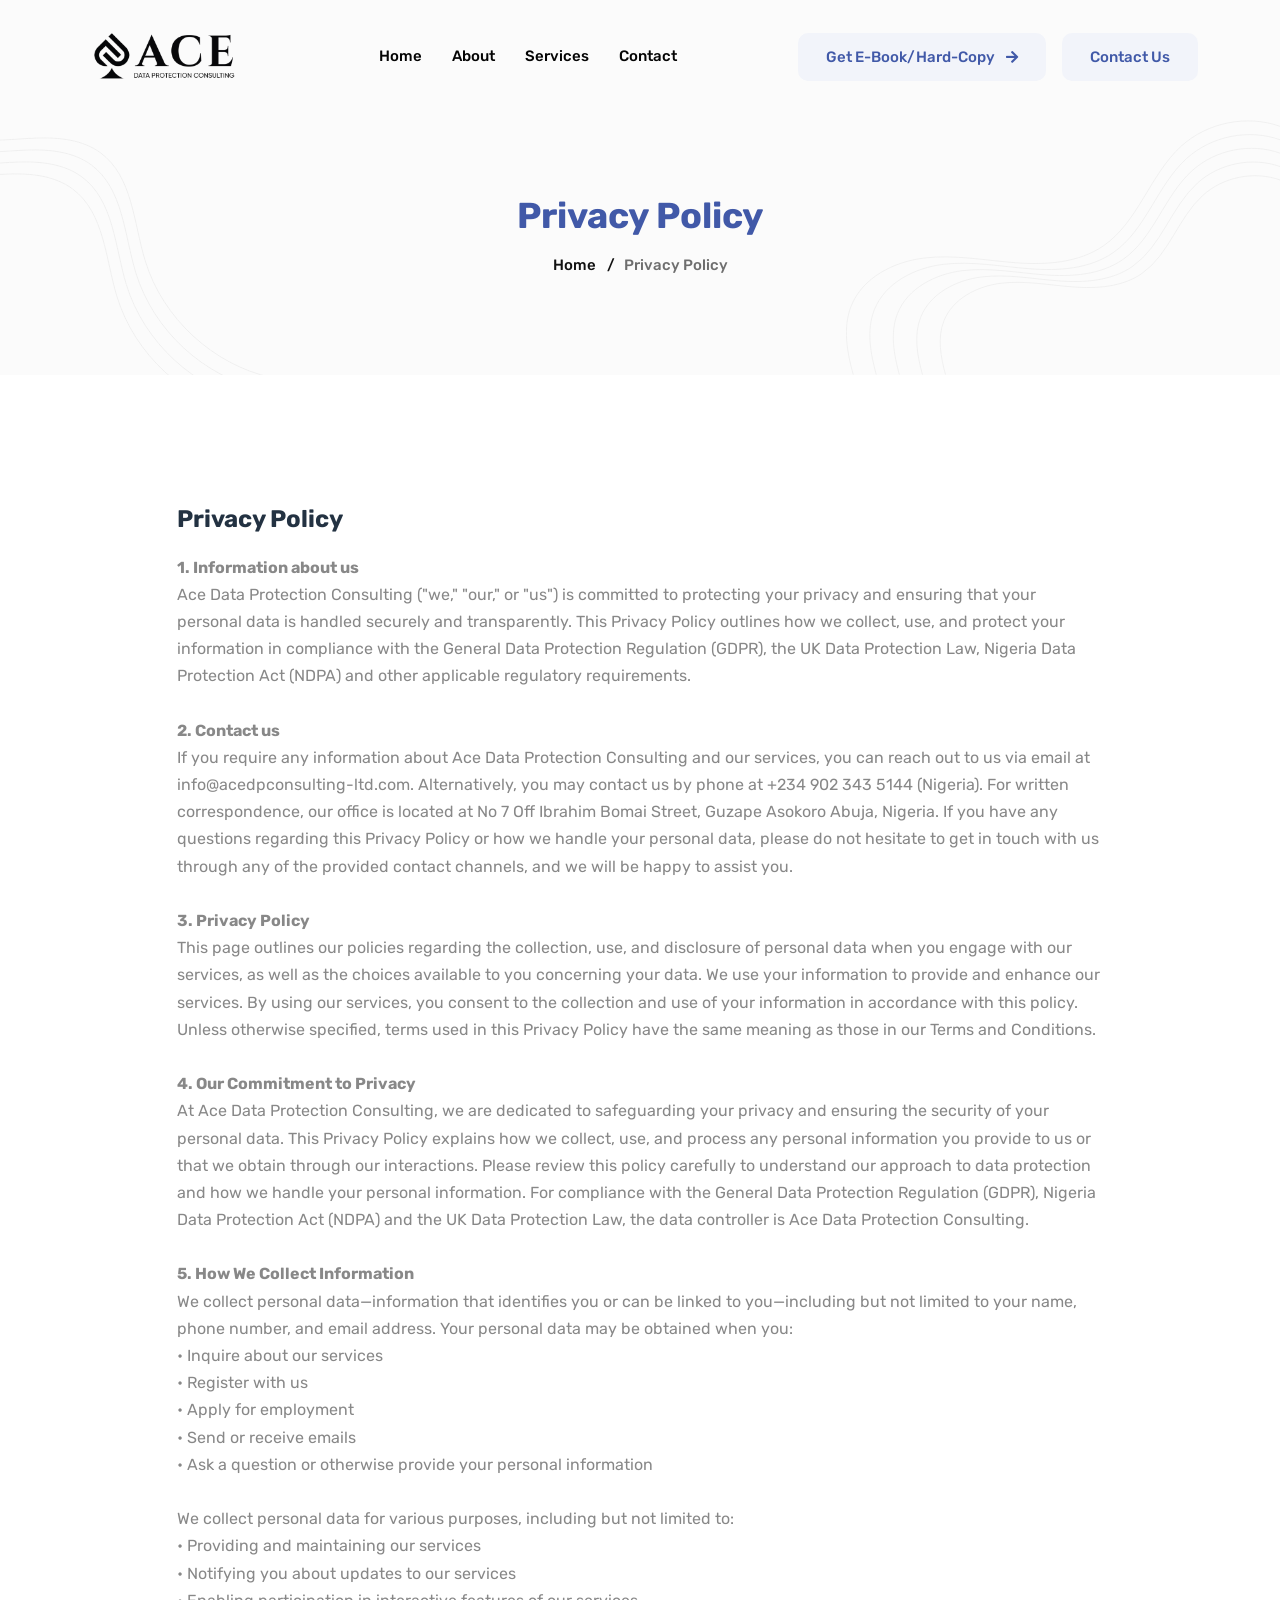
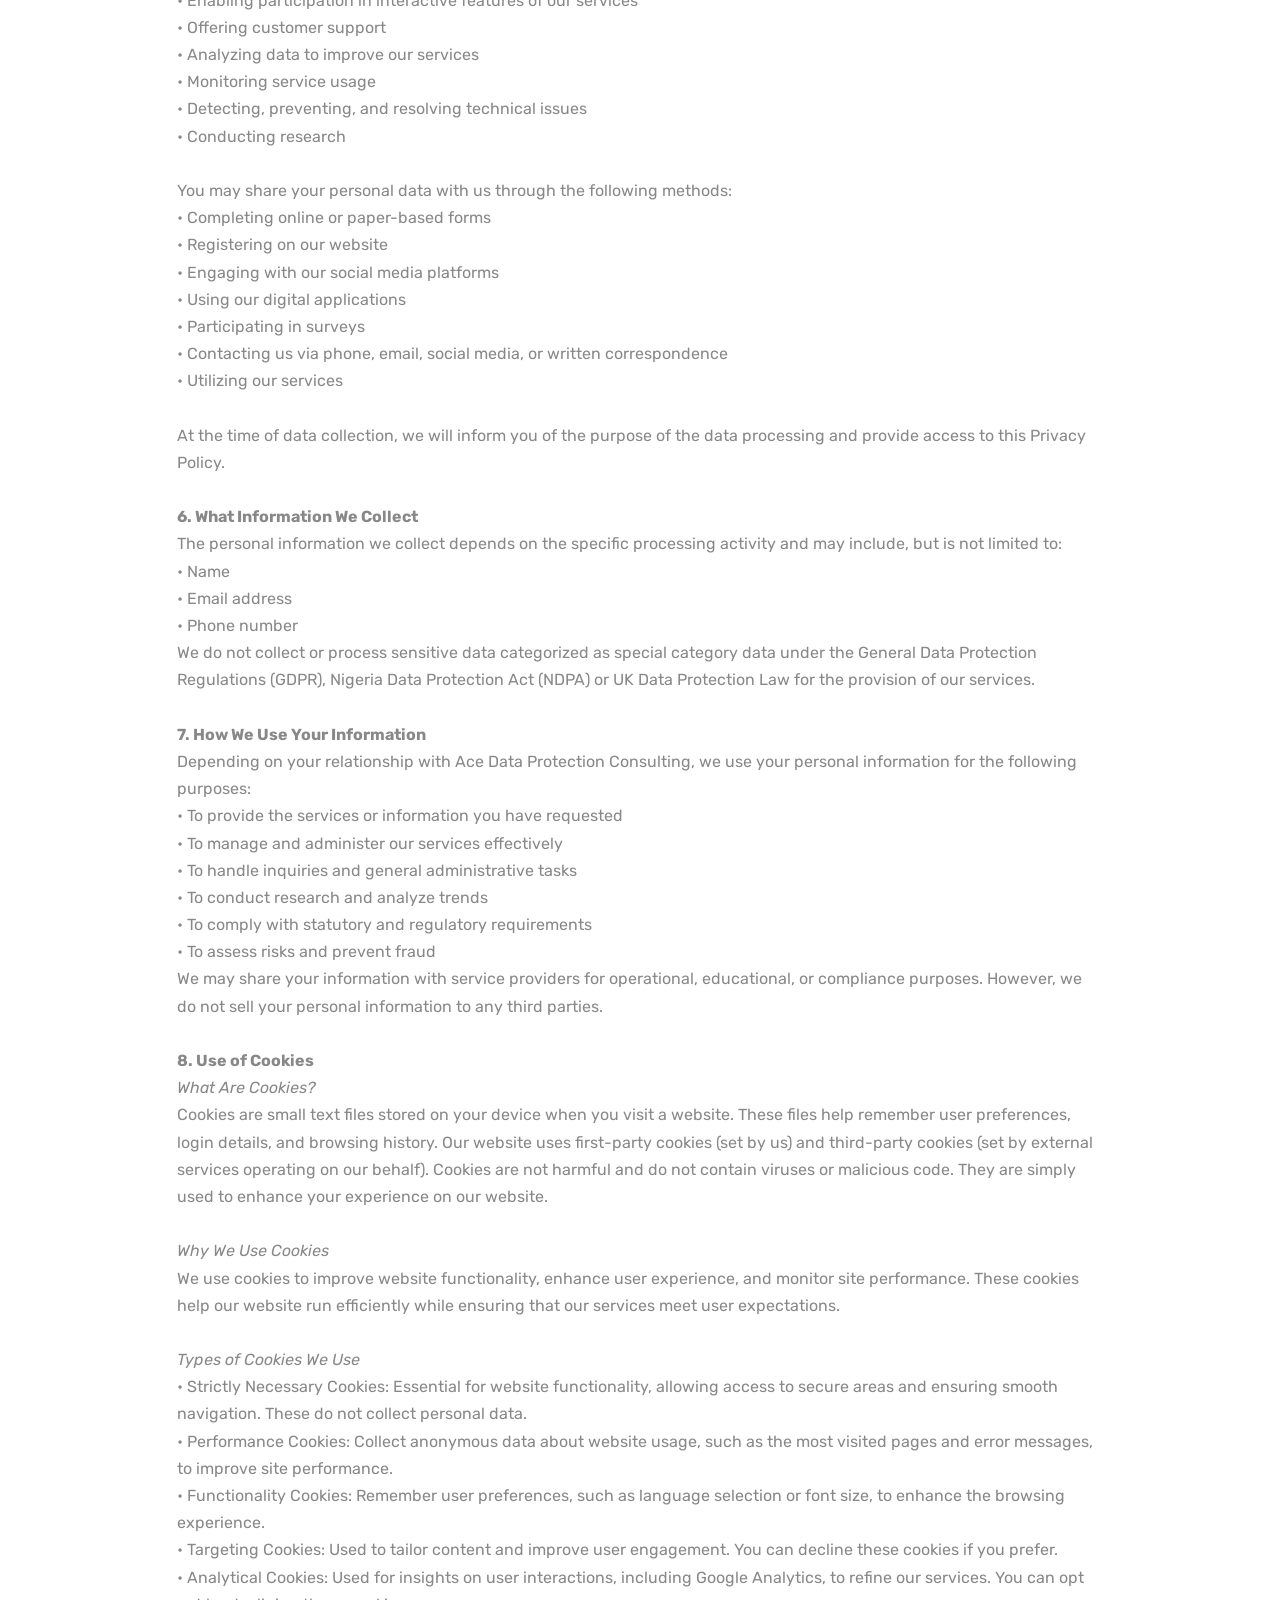
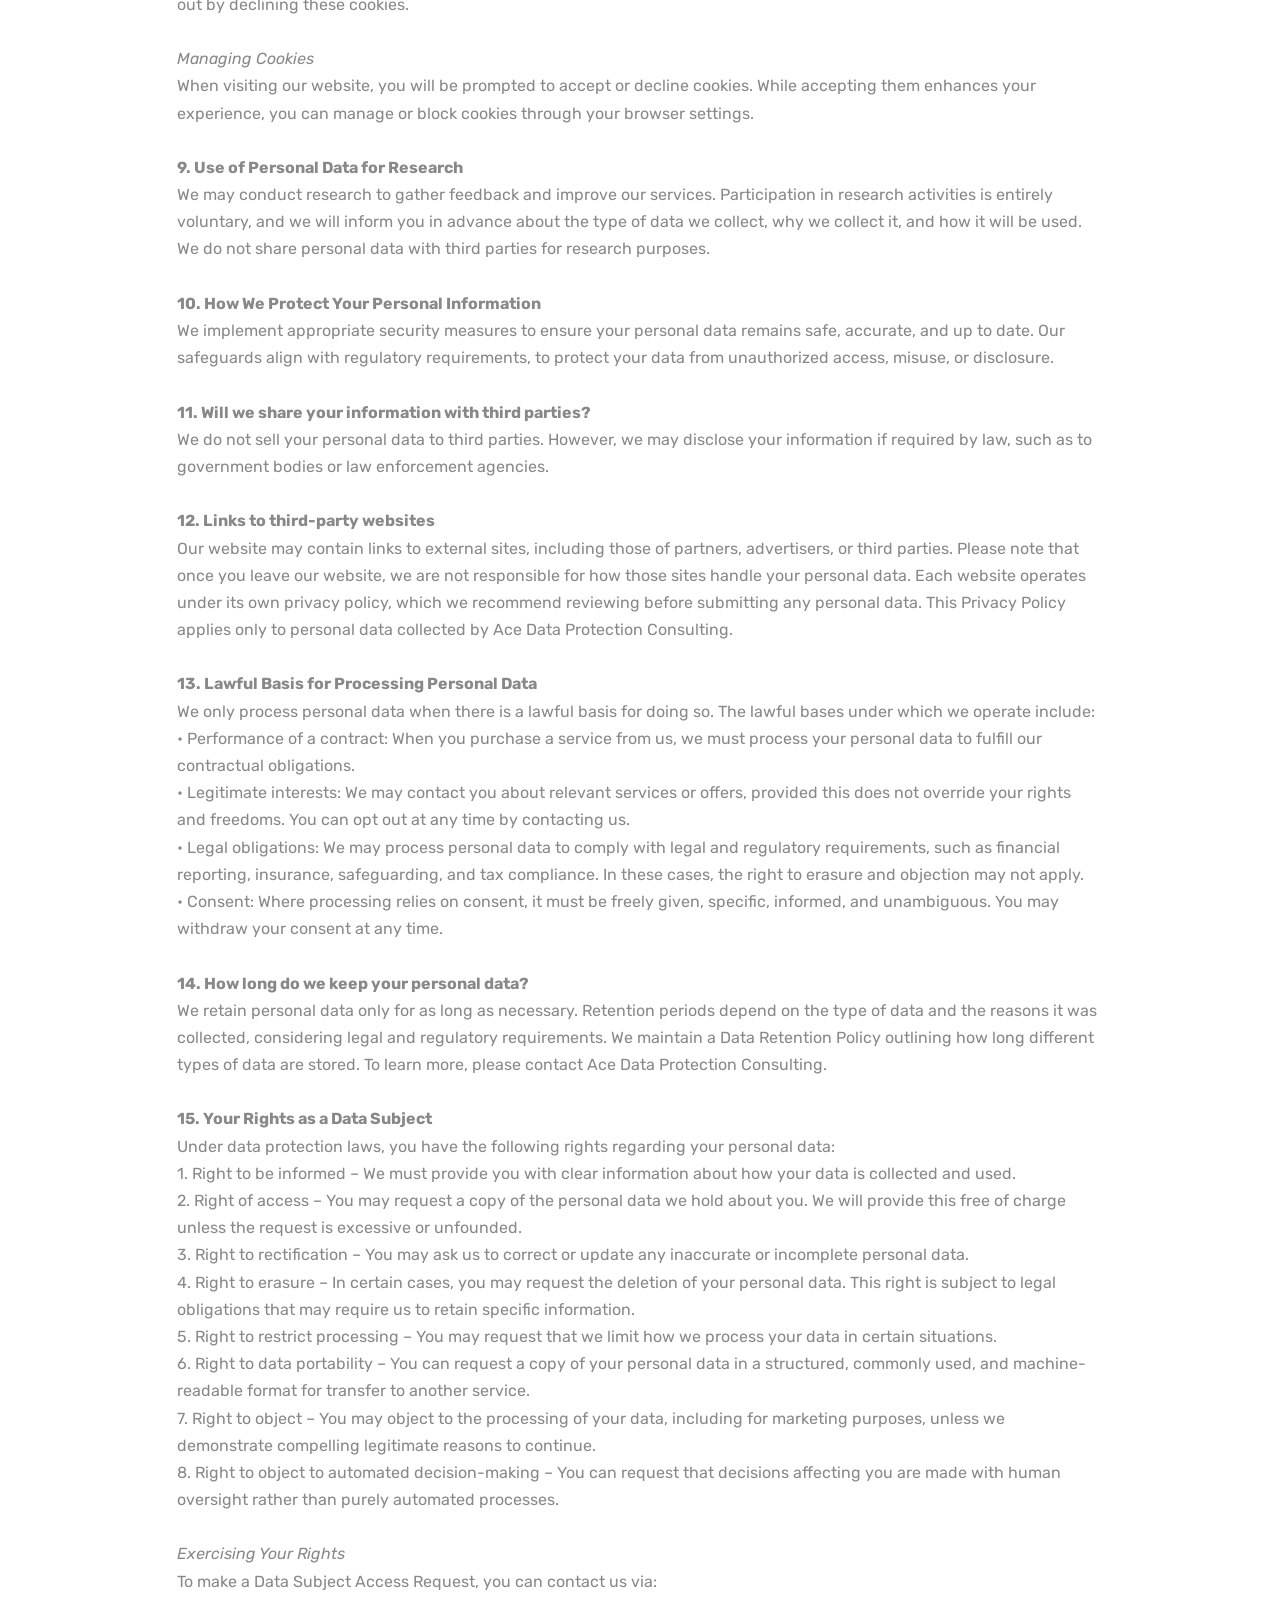
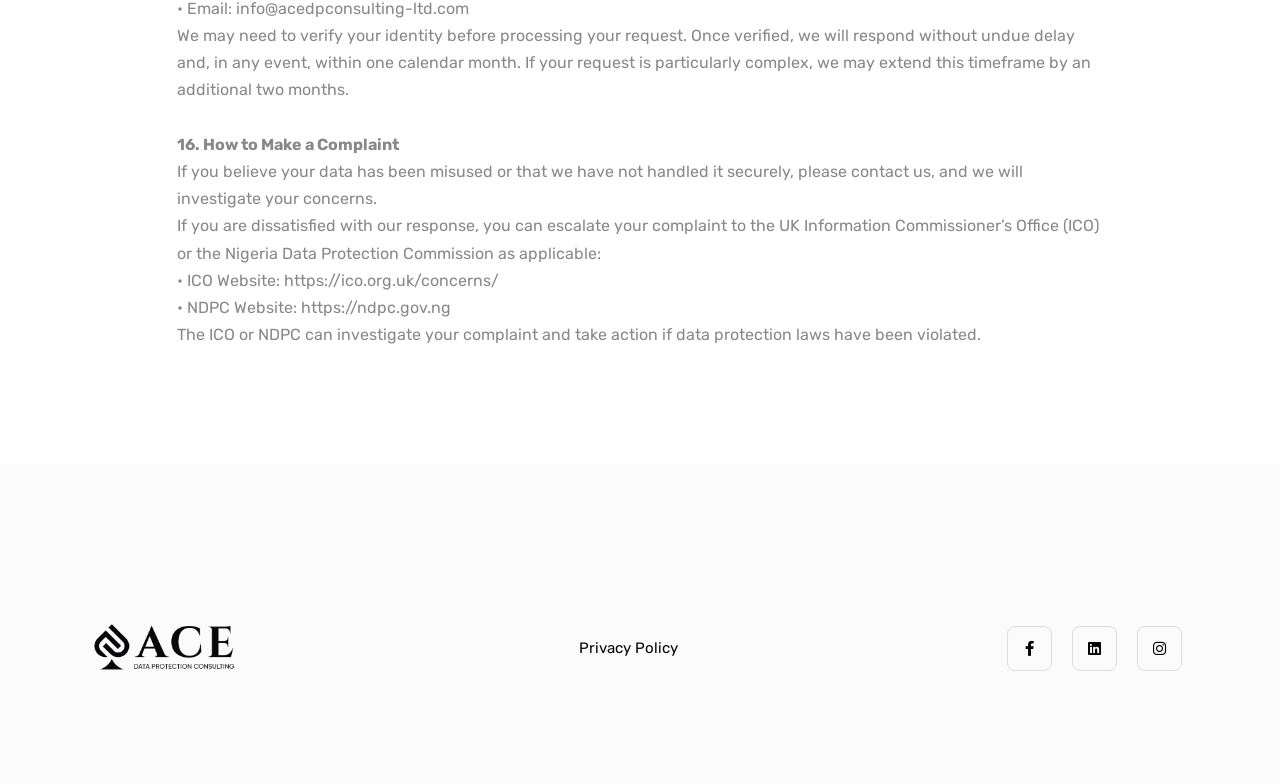
<file: privacy-policy.html>
<!DOCTYPE html>

<!--
 // WEBSITE: https://themefisher.com
 // TWITTER: https://twitter.com/themefisher
 // FACEBOOK: https://www.facebook.com/themefisher
 // GITHUB: https://github.com/themefisher/
-->

<html lang="en-us">

<head>
  <meta charset="utf-8">
  <title>Privacy Policy - Ace Data Protection Consulting</title>
  <meta name="viewport" content="width=device-width, initial-scale=1, maximum-scale=5">
  <meta name="description" content="This is meta description">
  <meta name="author" content="Themefisher">
  <link rel="shortcut icon" href="images/favicon.png" type="image/x-icon">
  <link rel="icon" href="images/favicon.png" type="image/x-icon">

  <!-- # Google Fonts -->
  <link rel="preconnect" href="https://fonts.googleapis.com">
  <link rel="preconnect" href="https://fonts.gstatic.com" crossorigin>
  <link href="https://fonts.googleapis.com/css2?family=Rubik:wght@400;500;700&display=swap" rel="stylesheet">

  <!-- # CSS Plugins -->
  <link rel="stylesheet" href="plugins/slick/slick.css">
  <link rel="stylesheet" href="plugins/font-awesome/fontawesome.min.css">
  <link rel="stylesheet" href="plugins/font-awesome/brands.css">
  <link rel="stylesheet" href="plugins/font-awesome/solid.css">

  <!-- # Main Style Sheet -->
  <link rel="stylesheet" href="css/style.css">
</head>

<body>

  <!-- navigation -->
  <header class="navigation bg-tertiary">
    <nav class="navbar navbar-expand-xl navbar-light text-center py-3">
      <div class="container">
        <a class="navbar-brand" href="index.html">
          <img loading="prelaod" decoding="async" class="img-fluid" width="160" src="images/logo.png" alt="Wallet">
        </a>
        <button class="navbar-toggler" type="button" data-bs-toggle="collapse" data-bs-target="#navbarSupportedContent"
          aria-controls="navbarSupportedContent" aria-expanded="false" aria-label="Toggle navigation"> <span
            class="navbar-toggler-icon"></span>
        </button>
        <div class="collapse navbar-collapse" id="navbarSupportedContent">
          <ul class="navbar-nav mx-auto mb-2 mb-lg-0">
            <li class="nav-item"> <a class="nav-link" href="index.html">Home</a>
            </li>
            <li class="nav-item "> <a class="nav-link" href="about.html">About</a>
            </li>
            <li class="nav-item "> <a class="nav-link" href="services.html">Services</a>
            </li>
            <li class="nav-item "> <a class="nav-link" href="contact.html">Contact</a>
            </li>


          </ul>

          <!-- Right-aligned Action Buttons Grouped Together -->
          <div class="d-flex align-items-center justify-content-center mt-3 mt-lg-0">
            <a href="ebook/" class="btn btn-primary">
              Get E-Book/Hard-copy
              <span style="font-size: 14px;" class="ms-2 fas fa-arrow-right"></span>
            </a>
            <a href="contact.html" class="btn btn-primary ms-2 ms-lg-3">Contact Us</a>
          </div>
        </div>
      </div>
    </nav>
  </header>
  <!-- /navigation -->


  <section class="page-header bg-tertiary">
    <div class="container">
      <div class="row">
        <div class="col-8 mx-auto text-center">
          <h2 class="mb-3 text-capitalize">Privacy Policy</h2>
          <ul class="list-inline breadcrumbs text-capitalize" style="font-weight:500">
            <li class="list-inline-item"><a href="index.html">Home</a>
            </li>
            <li class="list-inline-item">/ &nbsp; <a href="privacy-policy.html">Privacy Policy</a>
            </li>
          </ul>
        </div>
      </div>
    </div>
    <div class="has-shapes">
      <svg class="shape shape-left text-light" viewBox="0 0 192 752" fill="none" xmlns="http://www.w3.org/2000/svg">
        <path
          d="M-30.883 0C-41.3436 36.4248 -22.7145 75.8085 4.29154 102.398C31.2976 128.987 65.8677 146.199 97.6457 166.87C129.424 187.542 160.139 213.902 172.162 249.847C193.542 313.799 149.886 378.897 129.069 443.036C97.5623 540.079 122.109 653.229 191 728.495"
          stroke="currentColor" stroke-miterlimit="10" />
        <path
          d="M-55.5959 7.52271C-66.0565 43.9475 -47.4274 83.3312 -20.4214 109.92C6.58466 136.51 41.1549 153.722 72.9328 174.393C104.711 195.064 135.426 221.425 147.449 257.37C168.829 321.322 125.174 386.42 104.356 450.559C72.8494 547.601 97.3965 660.752 166.287 736.018"
          stroke="currentColor" stroke-miterlimit="10" />
        <path
          d="M-80.3302 15.0449C-90.7909 51.4697 -72.1617 90.8535 -45.1557 117.443C-18.1497 144.032 16.4205 161.244 48.1984 181.915C79.9763 202.587 110.691 228.947 122.715 264.892C144.095 328.844 100.439 393.942 79.622 458.081C48.115 555.123 72.6622 668.274 141.552 743.54"
          stroke="currentColor" stroke-miterlimit="10" />
        <path
          d="M-105.045 22.5676C-115.506 58.9924 -96.8766 98.3762 -69.8706 124.965C-42.8646 151.555 -8.29436 168.767 23.4835 189.438C55.2615 210.109 85.9766 236.469 98.0001 272.415C119.38 336.367 75.7243 401.464 54.9072 465.604C23.4002 562.646 47.9473 675.796 116.838 751.063"
          stroke="currentColor" stroke-miterlimit="10" />
      </svg>
      <svg class="shape shape-right text-light" viewBox="0 0 731 746" fill="none" xmlns="http://www.w3.org/2000/svg">
        <path
          d="M12.1794 745.14C1.80036 707.275 -5.75764 666.015 8.73984 629.537C27.748 581.745 80.4729 554.968 131.538 548.843C182.604 542.703 234.032 552.841 285.323 556.748C336.615 560.64 391.543 557.276 433.828 527.964C492.452 487.323 511.701 408.123 564.607 360.255C608.718 320.353 675.307 307.183 731.29 327.323"
          stroke="currentColor" stroke-miterlimit="10" />
        <path
          d="M51.0253 745.14C41.2045 709.326 34.0538 670.284 47.7668 635.783C65.7491 590.571 115.623 565.242 163.928 559.449C212.248 553.641 260.884 563.235 309.4 566.931C357.916 570.627 409.887 567.429 449.879 539.701C505.35 501.247 523.543 426.331 573.598 381.059C615.326 343.314 678.324 330.853 731.275 349.906"
          stroke="currentColor" stroke-miterlimit="10" />
        <path
          d="M89.8715 745.14C80.6239 711.363 73.8654 674.568 86.8091 642.028C103.766 599.396 150.788 575.515 196.347 570.054C241.906 564.578 287.767 573.629 333.523 577.099C379.278 580.584 428.277 577.567 465.976 551.423C518.279 515.172 535.431 444.525 582.62 401.832C621.964 366.229 681.356 354.493 731.291 372.46"
          stroke="currentColor" stroke-miterlimit="10" />
        <path
          d="M128.718 745.14C120.029 713.414 113.678 678.838 125.837 648.274C141.768 608.221 185.939 585.788 228.737 580.659C271.536 575.515 314.621 584.008 357.6 587.282C400.58 590.556 446.607 587.719 482.028 563.16C531.163 529.111 547.275 462.733 591.612 422.635C628.572 389.19 684.375 378.162 731.276 395.043"
          stroke="currentColor" stroke-miterlimit="10" />
        <path
          d="M167.564 745.14C159.432 715.451 153.504 683.107 164.863 654.519C179.753 617.046 221.088 596.062 261.126 591.265C301.164 586.452 341.473 594.402 381.677 597.465C421.88 600.527 464.95 597.872 498.094 574.896C544.061 543.035 559.146 480.942 600.617 443.423C635.194 412.135 687.406 401.817 731.276 417.612"
          stroke="currentColor" stroke-miterlimit="10" />
        <path
          d="M817.266 289.466C813.108 259.989 787.151 237.697 759.261 227.271C731.372 216.846 701.077 215.553 671.666 210.904C642.254 206.24 611.795 197.156 591.664 175.224C555.853 136.189 566.345 75.5336 560.763 22.8649C552.302 -56.8256 498.487 -130.133 425 -162.081"
          stroke="currentColor" stroke-miterlimit="10" />
        <path
          d="M832.584 276.159C828.427 246.683 802.469 224.391 774.58 213.965C746.69 203.539 716.395 202.246 686.984 197.598C657.573 192.934 627.114 183.85 606.982 161.918C571.172 122.883 581.663 62.2275 576.082 9.55873C567.62 -70.1318 513.806 -143.439 440.318 -175.387"
          stroke="currentColor" stroke-miterlimit="10" />
        <path
          d="M847.904 262.853C843.747 233.376 817.789 211.084 789.9 200.659C762.011 190.233 731.716 188.94 702.304 184.292C672.893 179.627 642.434 170.544 622.303 148.612C586.492 109.577 596.983 48.9211 591.402 -3.74766C582.94 -83.4382 529.126 -156.746 455.638 -188.694"
          stroke="currentColor" stroke-miterlimit="10" />
        <path
          d="M863.24 249.547C859.083 220.07 833.125 197.778 805.236 187.353C777.347 176.927 747.051 175.634 717.64 170.986C688.229 166.321 657.77 157.237 637.639 135.306C601.828 96.2707 612.319 35.6149 606.738 -17.0538C598.276 -96.7443 544.462 -170.052 470.974 -202"
          stroke="currentColor" stroke-miterlimit="10" />
      </svg>
    </div>
  </section>

  <section class="section-sm">
    <div class="container">
      <div class="row">
        <div class="col-lg-10 mx-auto">
          <div class="content">
            <h3 id="application-processing">Privacy Policy</h3>
            <p><b>1. Information about us </b> <br>
              Ace Data Protection Consulting ("we," "our," or "us") is committed to protecting your privacy and ensuring
              that your personal data is handled securely and transparently. This Privacy Policy outlines how we
              collect, use, and protect your information in compliance with the General Data Protection Regulation
              (GDPR), the UK Data Protection Law, Nigeria Data Protection Act (NDPA) and other applicable regulatory
              requirements.
              <br><br>
              <b>2. Contact us</b> <br>
              If you require any information about Ace Data Protection Consulting and our services, you can reach out to
              us via email at info@acedpconsulting-ltd.com. Alternatively, you may contact us by phone at +234 902 343
              5144 (Nigeria). For written correspondence, our office is located
              at No 7 Off Ibrahim Bomai Street, Guzape
              Asokoro
              Abuja, Nigeria. If you have any questions regarding this
              Privacy Policy or how we handle your personal data, please do not hesitate to get in touch with us through
              any of the provided contact channels, and we will be happy to assist you.
              <br><br>
              <b>3. Privacy Policy</b><br>
              This page outlines our policies regarding the collection, use, and disclosure of personal data when you
              engage with our services, as well as the choices available to you concerning your data.
              We use your information to provide and enhance our services. By using our services, you consent to the
              collection and use of your information in accordance with this policy. Unless otherwise specified, terms
              used in this Privacy Policy have the same meaning as those in our Terms and Conditions.
              <br><br>
              <b>4. Our Commitment to Privacy</b> <br>
              At Ace Data Protection Consulting, we are dedicated to safeguarding your privacy and ensuring the security
              of your personal data. This Privacy Policy explains how we collect, use, and process any personal
              information you provide to us or that we obtain through our interactions. Please review this policy
              carefully to understand our approach to data protection and how we handle your personal information.
              For compliance with the General Data Protection Regulation (GDPR), Nigeria Data Protection Act (NDPA) and
              the UK Data Protection Law, the data controller is Ace Data Protection Consulting.
              <br><br>
              <b>5. How We Collect Information</b> <br>
              We collect personal data—information that identifies you or can be linked to you—including but not limited
              to your name, phone number, and email address.
              Your personal data may be obtained when you: <br>
              • Inquire about our services <br>
              • Register with us <br>
              • Apply for employment <br>
              • Send or receive emails <br>
              • Ask a question or otherwise provide your personal information <br>
              <br>
              We collect personal data for various purposes, including but not limited to: <br>
              • Providing and maintaining our services <br>
              • Notifying you about updates to our services <br>
              • Enabling participation in interactive features of our services <br>
              • Offering customer support <br>
              • Analyzing data to improve our services <br>
              • Monitoring service usage <br>
              • Detecting, preventing, and resolving technical issues <br>
              • Conducting research <br>
              <br>
              You may share your personal data with us through the following methods: <br>
              • Completing online or paper-based forms <br>
              • Registering on our website <br>
              • Engaging with our social media platforms <br>
              • Using our digital applications <br>
              • Participating in surveys <br>
              • Contacting us via phone, email, social media, or written correspondence <br>
              • Utilizing our services <br>
              <br>
              At the time of data collection, we will inform you of the purpose of the data processing and provide
              access to this Privacy Policy. <br>
              <br>
              <b>6. What Information We Collect</b> <br>
              The personal information we collect depends on the specific processing activity and may include, but is
              not limited to: <br>
              • Name <br>
              • Email address <br>
              • Phone number <br>
              We do not collect or process sensitive data categorized as special category data under the General Data
              Protection Regulations (GDPR), Nigeria Data Protection Act (NDPA) or UK Data Protection Law for the
              provision of our services.
              <br><br>
              <b>7. How We Use Your Information</b> <br>
              Depending on your relationship with Ace Data Protection Consulting, we use your personal information for
              the following purposes: <br>
              • To provide the services or information you have requested <br>
              • To manage and administer our services effectively <br>
              • To handle inquiries and general administrative tasks <br>
              • To conduct research and analyze trends <br>
              • To comply with statutory and regulatory requirements
              <br>
              • To assess risks and prevent fraud <br>
              We may share your information with service providers for operational, educational, or compliance purposes.
              However, we do not sell your personal information to any third parties. <br>
              <br>
              <b>8. Use of Cookies</b><br>
              <i>What Are Cookies?</i> <br>
              Cookies are small text files stored on your device when you visit a website. These files help remember
              user preferences, login details, and browsing history. Our website uses first-party cookies (set by us)
              and third-party cookies (set by external services operating on our behalf).
              Cookies are not harmful and do not contain viruses or malicious code. They are simply used to enhance your
              experience on our website. <br> <br>
              <i> Why We Use Cookies</i> <br>
              We use cookies to improve website functionality, enhance user experience, and monitor site performance.
              These cookies help our website run efficiently while ensuring that our services meet user expectations.
              <br>
              <br> <i>Types of Cookies We Use</i> <br>
              • Strictly Necessary Cookies: Essential for website functionality, allowing access to secure areas and
              ensuring smooth navigation. These do not collect personal data. <br>
              • Performance Cookies: Collect anonymous data about website usage, such as the most visited pages and
              error messages, to improve site performance. <br>
              • Functionality Cookies: Remember user preferences, such as language selection or font size, to enhance
              the browsing experience. <br>
              • Targeting Cookies: Used to tailor content and improve user engagement. You can decline these cookies if
              you prefer. <br>
              • Analytical Cookies: Used for insights on user interactions, including Google Analytics, to refine our
              services. You can opt out by declining these cookies. <br> <br>
              <i>Managing Cookies</i> <br>
              When visiting our website, you will be prompted to accept or decline cookies. While accepting them
              enhances your experience, you can manage or block cookies through your browser settings.

              <br><br> <b> 9. Use of Personal Data for Research</b> <br>

              We may conduct research to gather feedback and improve our services. Participation in research activities
              is entirely voluntary, and we will inform you in advance about the type of data we collect, why we collect
              it, and how it will be used. We do not share personal data with third parties for research purposes.
              <br> <br><b>10. How We Protect Your Personal Information</b> <br>

              We implement appropriate security measures to ensure your personal data remains safe, accurate, and up to
              date. Our safeguards align with regulatory requirements, to protect your data from unauthorized access,
              misuse, or disclosure.
              <br> <br>
              <b>11. Will we share your information with third parties?</b> <br>
              We do not sell your personal data to third parties. However, we may disclose your information if required
              by law, such as to government bodies or law enforcement agencies.
              <br>
              <br>
              <b>12. Links to third-party websites</b> <br>

              Our website may contain links to external sites, including those of partners, advertisers, or third
              parties. Please note that once you leave our website, we are not responsible for how those sites handle
              your personal data. Each website operates under its own privacy policy, which we recommend reviewing
              before submitting any personal data.
              This Privacy Policy applies only to personal data collected by Ace Data Protection Consulting.
              <br>
              <br>
              <b>13. Lawful Basis for Processing Personal Data</b> <br>

              We only process personal data when there is a lawful basis for doing so. The lawful bases under which we
              operate include: <br>
              • Performance of a contract: When you purchase a service from us, we must process your personal data to
              fulfill our contractual obligations. <br>
              • Legitimate interests: We may contact you about relevant services or offers, provided this does not
              override your rights and freedoms. You can opt out at any time by contacting us. <br>
              • Legal obligations: We may process personal data to comply with legal and regulatory requirements, such
              as financial reporting, insurance, safeguarding, and tax compliance. In these cases, the right to erasure
              and objection may not apply. <br>
              • Consent: Where processing relies on consent, it must be freely given, specific, informed, and
              unambiguous. You may withdraw your consent at any time. <br>
              <br>
              <b>14. How long do we keep your personal data?</b> <br>

              We retain personal data only for as long as necessary. Retention periods depend on the type of data and
              the reasons it was collected, considering legal and regulatory requirements.
              We maintain a Data Retention Policy outlining how long different types of data are stored. To learn more,
              please contact Ace Data Protection Consulting.
              <br>

              <br><b>15. Your Rights as a Data Subject</b> <br>

              Under data protection laws, you have the following rights regarding your personal data: <br>
              1. Right to be informed – We must provide you with clear information about how your data is collected and
              used. <br>
              2. Right of access – You may request a copy of the personal data we hold about you. We will provide this
              free of charge unless the request is excessive or unfounded. <br>
              3. Right to rectification – You may ask us to correct or update any inaccurate or incomplete personal
              data. <br>
              4. Right to erasure – In certain cases, you may request the deletion of your personal data. This right is
              subject to legal obligations that may require us to retain specific information. <br>
              5. Right to restrict processing – You may request that we limit how we process your data in certain
              situations. <br>
              6. Right to data portability – You can request a copy of your personal data in a structured, commonly
              used, and machine-readable format for transfer to another service. <br>
              7. Right to object – You may object to the processing of your data, including for marketing purposes,
              unless we demonstrate compelling legitimate reasons to continue. <br>
              8. Right to object to automated decision-making – You can request that decisions affecting you are made
              with human oversight rather than purely automated processes. <br> <br>
              <i>Exercising Your Rights</i> <br>
              To make a Data Subject Access Request, you can contact us via: <br>
              • Email: info@acedpconsulting-ltd.com <br>
              We may need to verify your identity before processing your request. Once verified, we will respond without
              undue delay and, in any event, within one calendar month. If your request is particularly complex, we may
              extend this timeframe by an additional two months. <br>
              <br>
              <b>16. How to Make a Complaint</b> <br>

              If you believe your data has been misused or that we have not handled it securely, please contact us, and
              we will investigate your concerns. <br>
              If you are dissatisfied with our response, you can escalate your complaint to the UK Information
              Commissioner’s Office (ICO) or the Nigeria Data Protection Commission as applicable: <br>
              • ICO Website: https://ico.org.uk/concerns/ <br>
              • NDPC Website: https://ndpc.gov.ng <br>
              The ICO or NDPC can investigate your complaint and take action if data protection laws have been violated.
              <br>

            </p>

          </div>
        </div>
      </div>
    </div>
  </section>

  <footer class="section-sm bg-tertiary">
    <div class="container">

      <div class="row align-items-center mt-5 text-center text-md-start">
        <div class="col-lg-4">
          <a href="index.html">
            <img loading="prelaod" decoding="async" class="img-fluid" width="160" src="images/logo.png" alt="Wallet">
          </a>
        </div>
        <div class="col-lg-4 col-md-6 mt-4 mt-lg-0">
          <ul class="list-unstyled list-inline mb-0 text-lg-center">
            <li class="list-inline-item me-4"><a class="text-black" href="privacy-policy.html">Privacy Policy</a>
            </li>

          </ul>
        </div>
        <div class="col-lg-4 col-md-6 text-md-end mt-4 mt-md-0">
          <ul class="list-unstyled list-inline mb-0 social-icons">
            <li class="list-inline-item me-3"><a title="Explorer Facebook Profile" class="text-black" href=""><i
                  class="fab fa-facebook-f"></i></a>
            </li>
            <li class="list-inline-item me-3"><a title="Explorer Twitter Profile" class="text-black" href=""><i
                  class="fab fa-linkedin"></i></a>
            </li>
            <li class="list-inline-item me-3"><a title="Explorer Instagram Profile" class="text-black" href=""><i
                  class="fab fa-instagram"></i></a>
            </li>
          </ul>
        </div>
      </div>
    </div>
  </footer>

  <!-- # JS Plugins -->
  <script src="plugins/jquery/jquery.min.js"></script>
  <script src="plugins/bootstrap/bootstrap.min.js"></script>
  <script src="plugins/slick/slick.min.js"></script>
  <script src="plugins/scrollmenu/scrollmenu.min.js"></script>

  <!-- Main Script -->
  <script src="js/script.js"></script>

</body>

</html>
</file>
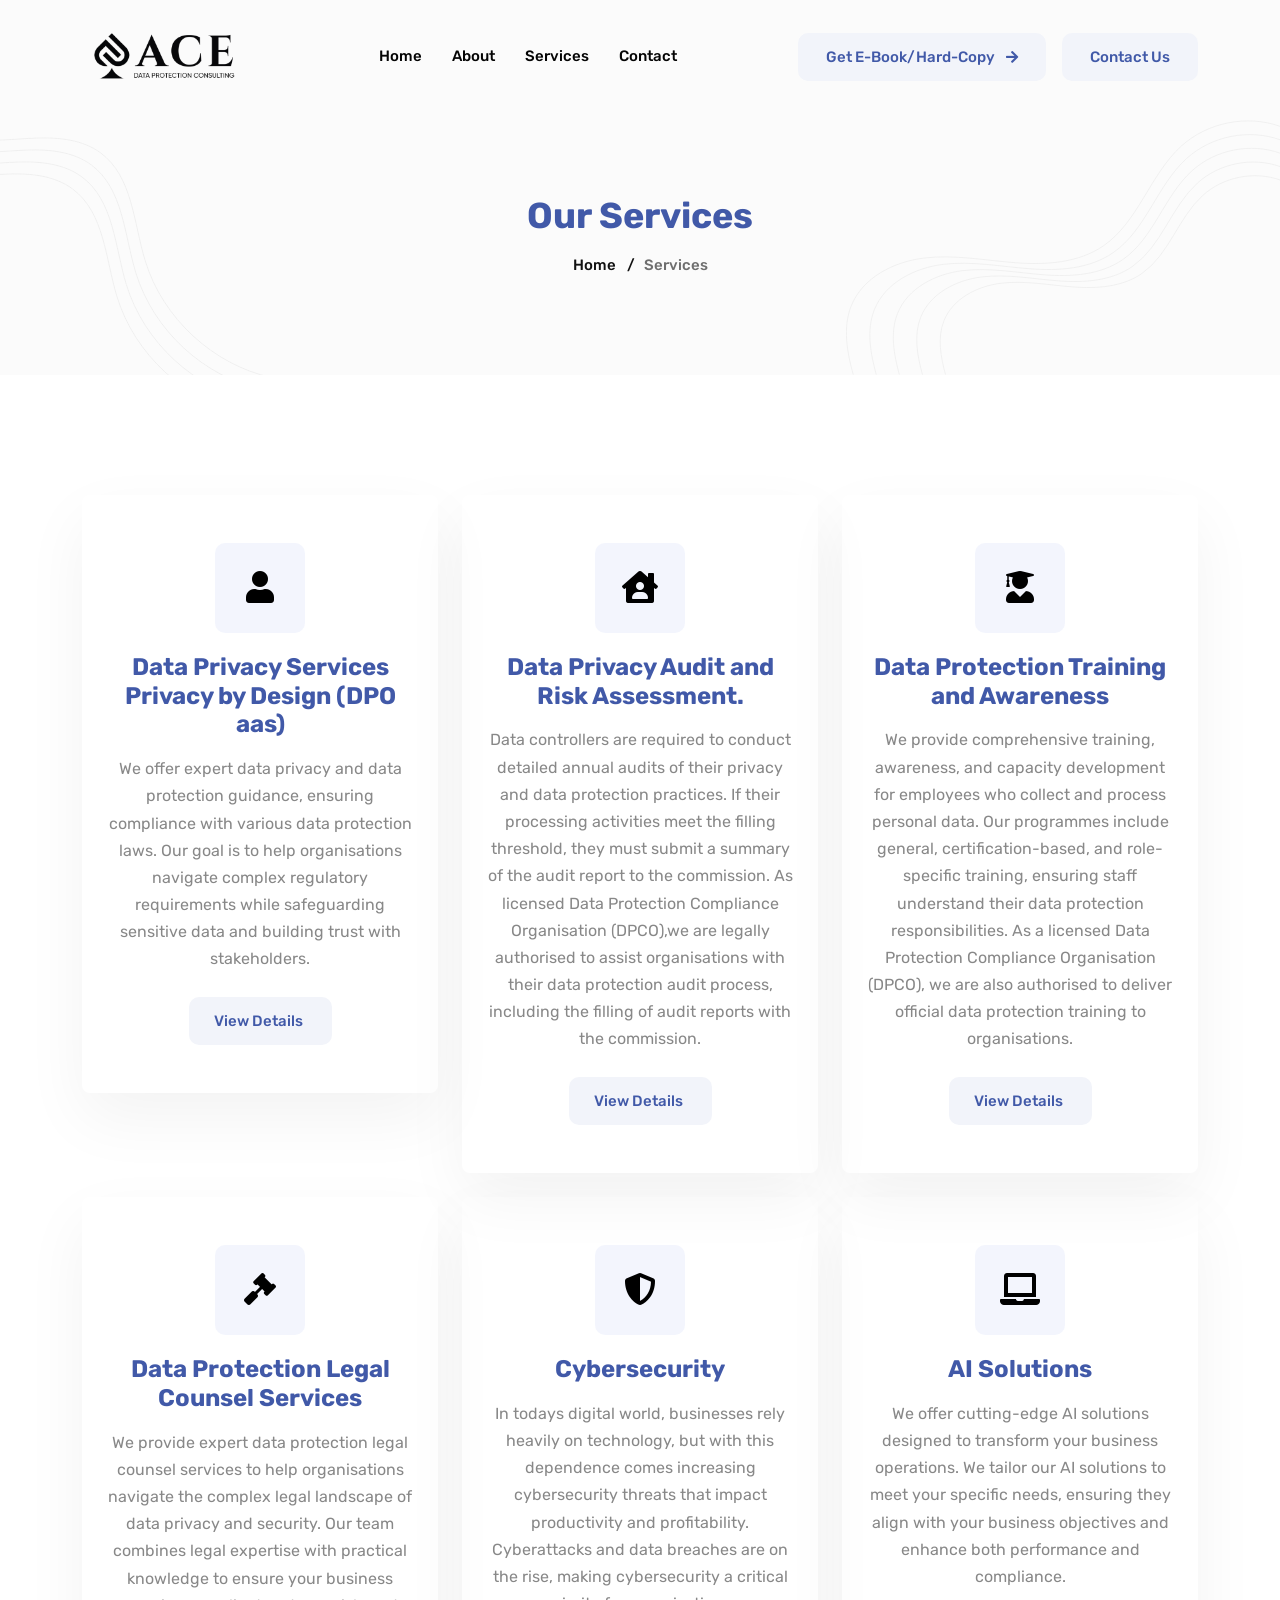
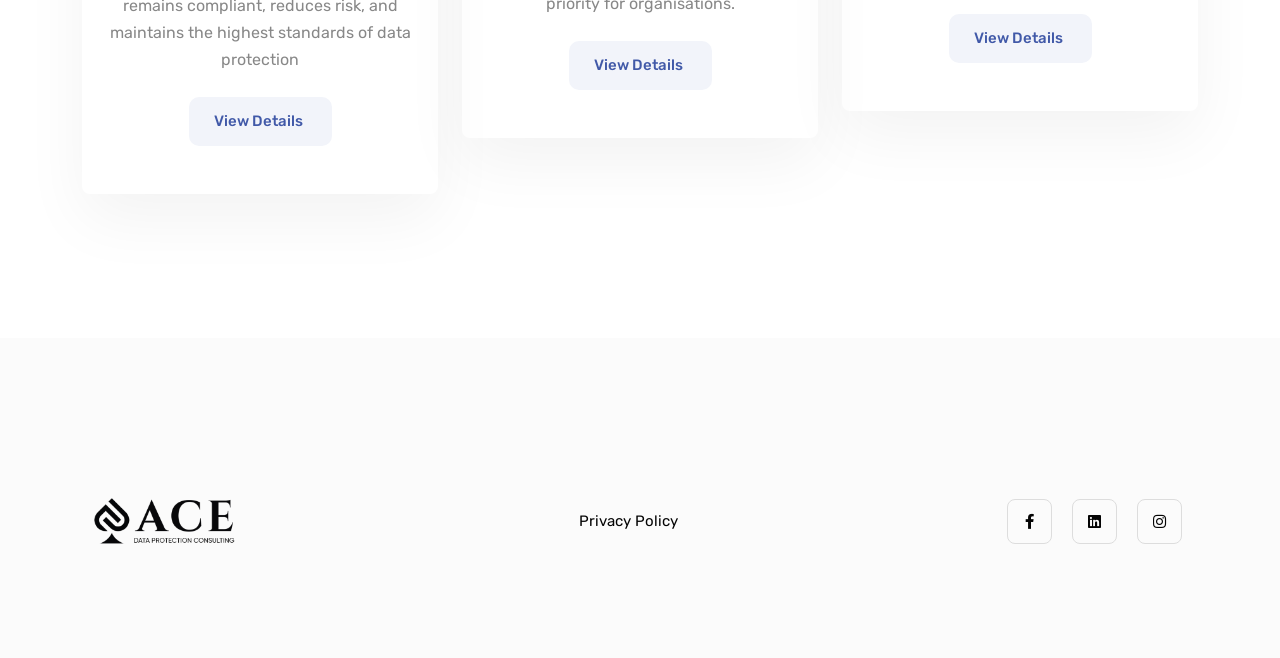
<file: services.html>
<!DOCTYPE html>

<!--
 // WEBSITE: https://themefisher.com
 // TWITTER: https://twitter.com/themefisher
 // FACEBOOK: https://www.facebook.com/themefisher
 // GITHUB: https://github.com/themefisher/
-->

<html lang="en-us">

<head>
	<meta charset="utf-8">
	<title>Services - Ace Data Protection Consulting</title>
	<meta name="viewport" content="width=device-width, initial-scale=1, maximum-scale=5">
	<meta name="description" content="This is meta description">
	<meta name="author" content="Themefisher">
	<link rel="shortcut icon" href="images/favicon.png" type="image/x-icon">
	<link rel="icon" href="images/favicon.png" type="image/x-icon">

	<!-- # Google Fonts -->
	<link rel="preconnect" href="https://fonts.googleapis.com">
	<link rel="preconnect" href="https://fonts.gstatic.com" crossorigin>
	<link href="https://fonts.googleapis.com/css2?family=Rubik:wght@400;500;700&display=swap" rel="stylesheet">

	<!-- # CSS Plugins -->
	<link rel="stylesheet" href="plugins/slick/slick.css">
	<link rel="stylesheet" href="plugins/font-awesome/fontawesome.min.css">
	<link rel="stylesheet" href="plugins/font-awesome/brands.css">
	<link rel="stylesheet" href="plugins/font-awesome/solid.css">

	<!-- # Main Style Sheet -->
	<link rel="stylesheet" href="css/style.css">
</head>

<body>
	<!-- navigation -->
	<header class="navigation bg-tertiary">
		<nav class="navbar navbar-expand-xl navbar-light text-center py-3">
			<div class="container">
				<a class="navbar-brand" href="index.html">
					<img loading="prelaod" decoding="async" class="img-fluid" width="160" src="images/logo.png"
						alt="Wallet">
				</a>
				<button class="navbar-toggler" type="button" data-bs-toggle="collapse"
					data-bs-target="#navbarSupportedContent" aria-controls="navbarSupportedContent"
					aria-expanded="false" aria-label="Toggle navigation"> <span class="navbar-toggler-icon"></span>
				</button>
				<div class="collapse navbar-collapse" id="navbarSupportedContent">
					<ul class="navbar-nav mx-auto mb-2 mb-lg-0">
						<li class="nav-item"> <a class="nav-link" href="index.html">Home</a>
						</li>
						<li class="nav-item "> <a class="nav-link" href="about.html">About</a>
						</li>
						<li class="nav-item "> <a class="nav-link" href="services.html">Services</a>
						</li>
						<li class="nav-item "> <a class="nav-link" href="contact.html">Contact</a>
						</li>


					</ul>

					<!-- Right-aligned Action Buttons Grouped Together -->
					<div class="d-flex align-items-center justify-content-center mt-3 mt-lg-0">
						<a href="ebook/" class="btn btn-primary">
							Get E-Book/Hard-copy
							<span style="font-size: 14px;" class="ms-2 fas fa-arrow-right"></span>
						</a>
						<a href="contact.html" class="btn btn-primary ms-2 ms-lg-3">Contact Us</a>
					</div>
				</div>
			</div>
		</nav>
	</header>
	<!-- /navigation -->



	<section class="page-header bg-tertiary">
		<div class="container">
			<div class="row">
				<div class="col-8 mx-auto text-center">
					<h2 class="mb-3 text-capitalize">Our Services</h2>
					<ul class="list-inline breadcrumbs text-capitalize" style="font-weight:500">
						<li class="list-inline-item"><a href="index.html">Home</a>
						</li>
						<li class="list-inline-item">/ &nbsp; <a href="services.html">Services</a>
						</li>
					</ul>
				</div>
			</div>
		</div>
		<div class="has-shapes">
			<svg class="shape shape-left text-light" viewBox="0 0 192 752" fill="none"
				xmlns="http://www.w3.org/2000/svg">
				<path
					d="M-30.883 0C-41.3436 36.4248 -22.7145 75.8085 4.29154 102.398C31.2976 128.987 65.8677 146.199 97.6457 166.87C129.424 187.542 160.139 213.902 172.162 249.847C193.542 313.799 149.886 378.897 129.069 443.036C97.5623 540.079 122.109 653.229 191 728.495"
					stroke="currentColor" stroke-miterlimit="10" />
				<path
					d="M-55.5959 7.52271C-66.0565 43.9475 -47.4274 83.3312 -20.4214 109.92C6.58466 136.51 41.1549 153.722 72.9328 174.393C104.711 195.064 135.426 221.425 147.449 257.37C168.829 321.322 125.174 386.42 104.356 450.559C72.8494 547.601 97.3965 660.752 166.287 736.018"
					stroke="currentColor" stroke-miterlimit="10" />
				<path
					d="M-80.3302 15.0449C-90.7909 51.4697 -72.1617 90.8535 -45.1557 117.443C-18.1497 144.032 16.4205 161.244 48.1984 181.915C79.9763 202.587 110.691 228.947 122.715 264.892C144.095 328.844 100.439 393.942 79.622 458.081C48.115 555.123 72.6622 668.274 141.552 743.54"
					stroke="currentColor" stroke-miterlimit="10" />
				<path
					d="M-105.045 22.5676C-115.506 58.9924 -96.8766 98.3762 -69.8706 124.965C-42.8646 151.555 -8.29436 168.767 23.4835 189.438C55.2615 210.109 85.9766 236.469 98.0001 272.415C119.38 336.367 75.7243 401.464 54.9072 465.604C23.4002 562.646 47.9473 675.796 116.838 751.063"
					stroke="currentColor" stroke-miterlimit="10" />
			</svg>
			<svg class="shape shape-right text-light" viewBox="0 0 731 746" fill="none"
				xmlns="http://www.w3.org/2000/svg">
				<path
					d="M12.1794 745.14C1.80036 707.275 -5.75764 666.015 8.73984 629.537C27.748 581.745 80.4729 554.968 131.538 548.843C182.604 542.703 234.032 552.841 285.323 556.748C336.615 560.64 391.543 557.276 433.828 527.964C492.452 487.323 511.701 408.123 564.607 360.255C608.718 320.353 675.307 307.183 731.29 327.323"
					stroke="currentColor" stroke-miterlimit="10" />
				<path
					d="M51.0253 745.14C41.2045 709.326 34.0538 670.284 47.7668 635.783C65.7491 590.571 115.623 565.242 163.928 559.449C212.248 553.641 260.884 563.235 309.4 566.931C357.916 570.627 409.887 567.429 449.879 539.701C505.35 501.247 523.543 426.331 573.598 381.059C615.326 343.314 678.324 330.853 731.275 349.906"
					stroke="currentColor" stroke-miterlimit="10" />
				<path
					d="M89.8715 745.14C80.6239 711.363 73.8654 674.568 86.8091 642.028C103.766 599.396 150.788 575.515 196.347 570.054C241.906 564.578 287.767 573.629 333.523 577.099C379.278 580.584 428.277 577.567 465.976 551.423C518.279 515.172 535.431 444.525 582.62 401.832C621.964 366.229 681.356 354.493 731.291 372.46"
					stroke="currentColor" stroke-miterlimit="10" />
				<path
					d="M128.718 745.14C120.029 713.414 113.678 678.838 125.837 648.274C141.768 608.221 185.939 585.788 228.737 580.659C271.536 575.515 314.621 584.008 357.6 587.282C400.58 590.556 446.607 587.719 482.028 563.16C531.163 529.111 547.275 462.733 591.612 422.635C628.572 389.19 684.375 378.162 731.276 395.043"
					stroke="currentColor" stroke-miterlimit="10" />
				<path
					d="M167.564 745.14C159.432 715.451 153.504 683.107 164.863 654.519C179.753 617.046 221.088 596.062 261.126 591.265C301.164 586.452 341.473 594.402 381.677 597.465C421.88 600.527 464.95 597.872 498.094 574.896C544.061 543.035 559.146 480.942 600.617 443.423C635.194 412.135 687.406 401.817 731.276 417.612"
					stroke="currentColor" stroke-miterlimit="10" />
				<path
					d="M817.266 289.466C813.108 259.989 787.151 237.697 759.261 227.271C731.372 216.846 701.077 215.553 671.666 210.904C642.254 206.24 611.795 197.156 591.664 175.224C555.853 136.189 566.345 75.5336 560.763 22.8649C552.302 -56.8256 498.487 -130.133 425 -162.081"
					stroke="currentColor" stroke-miterlimit="10" />
				<path
					d="M832.584 276.159C828.427 246.683 802.469 224.391 774.58 213.965C746.69 203.539 716.395 202.246 686.984 197.598C657.573 192.934 627.114 183.85 606.982 161.918C571.172 122.883 581.663 62.2275 576.082 9.55873C567.62 -70.1318 513.806 -143.439 440.318 -175.387"
					stroke="currentColor" stroke-miterlimit="10" />
				<path
					d="M847.904 262.853C843.747 233.376 817.789 211.084 789.9 200.659C762.011 190.233 731.716 188.94 702.304 184.292C672.893 179.627 642.434 170.544 622.303 148.612C586.492 109.577 596.983 48.9211 591.402 -3.74766C582.94 -83.4382 529.126 -156.746 455.638 -188.694"
					stroke="currentColor" stroke-miterlimit="10" />
				<path
					d="M863.24 249.547C859.083 220.07 833.125 197.778 805.236 187.353C777.347 176.927 747.051 175.634 717.64 170.986C688.229 166.321 657.77 157.237 637.639 135.306C601.828 96.2707 612.319 35.6149 606.738 -17.0538C598.276 -96.7443 544.462 -170.052 470.974 -202"
					stroke="currentColor" stroke-miterlimit="10" />
			</svg>
		</div>
	</section>

	<section class="section">
		<div class="container">
			<div class="row justify-content-center">
				<div class="icon-box-item text-center col-lg-4 col-md-6 mb-4">
					<div style="" class="rounded shadow py-5 px-4">
						<div style="background-color: rgba(194, 206, 244, 0.2);" class="icon"> <i style="color: black;"
								class="fas fa-user"></i>
						</div>
						<h3 class="mb-3">Data Privacy Services Privacy by Design (DPO aas)</h3>
						<p class="mb-4">We offer expert data privacy and data protection guidance, ensuring compliance
							with various data protection laws. Our goal is to help organisations navigate complex
							regulatory requirements while safeguarding sensitive data and building trust with
							stakeholders.</p> <a class="btn btn-sm btn-outline-primary" href="dpoaas.html">View
							Details <i class="las la-arrow-right ms-1"></i></a>
					</div>
				</div>
				<div class="icon-box-item text-center col-lg-4 col-md-6 mb-4">
					<div class="rounded shadow py-5 px-4">
						<div style="background-color: rgba(194, 206, 244, 0.2);" class="icon"> <i style="color: black;"
								class="fas fa-house-user"></i>
						</div>
						<h3 class="mb-3">Data Privacy Audit and Risk Assessment.</h3>
						<p class="mb-4">Data controllers are required to conduct detailed annual audits of their privacy
							and data protection practices. If their processing activities meet the filling threshold,
							they must submit a summary of the audit report to the commission.
							As licensed Data Protection Compliance Organisation (DPCO),we are legally authorised to
							assist organisations with their data protection audit process, including the filling of
							audit reports with the commission.</p> <a class="btn btn-sm btn-outline-primary"
							href="audit.html">View Details <i class="las la-arrow-right ms-1"></i></a>
					</div>
				</div>
				<div class="icon-box-item text-center col-lg-4 col-md-6 mb-4">
					<div class="rounded shadow py-5 px-4">
						<div style="background-color: rgba(194, 206, 244, 0.2);" class="icon"> <i style="color: black;"
								class="fas fa-user-graduate"></i>
						</div>
						<h3 class="mb-3">Data Protection Training and Awareness</h3>
						<p class="mb-4">We provide comprehensive training, awareness, and capacity development for
							employees who collect and process personal data. Our programmes include general,
							certification-based, and role-specific training, ensuring staff understand their data
							protection responsibilities.

							As a licensed Data Protection Compliance Organisation (DPCO), we are also authorised to
							deliver official data protection training to organisations. </p> <a
							class="btn btn-sm btn-outline-primary" href="training.html">View Details <i
								class="las la-arrow-right ms-1"></i></a>
					</div>
				</div>
				<div class="icon-box-item text-center col-lg-4 col-md-6 mb-4">
					<div class="rounded shadow py-5 px-4">
						<div style="background-color: rgba(194, 206, 244, 0.2);" class="icon"> <i style="color: black;"
								class="fas fa-gavel"></i>
						</div>
						<h3 class="mb-3">Data Protection Legal Counsel Services</h3>
						<p class="mb-4">We provide expert data protection legal counsel services to help organisations
							navigate the complex legal landscape of data privacy and security.
							Our team combines legal expertise with practical knowledge to ensure your business remains
							compliant, reduces risk, and maintains the highest standards of data protection</p> <a
							class="btn btn-sm btn-outline-primary" href="legalservices.html">View Details <i
								class="las la-arrow-right ms-1"></i></a>
					</div>
				</div>
				<div class="icon-box-item text-center col-lg-4 col-md-6 mb-4">
					<div class="rounded shadow py-5 px-4">
						<div style="background-color: rgba(194, 206, 244, 0.2);" class="icon"> <i style="color: black;"
								class="fas fa-shield-alt"></i>
						</div>
						<h3 class="mb-3">Cybersecurity</h3>
						<p class="mb-4">In todays digital world, businesses rely heavily on technology, but with this
							dependence comes increasing cybersecurity threats that impact productivity and
							profitability. Cyberattacks and data breaches are on the rise, making cybersecurity a
							critical priority for organisations.</p> <a class="btn btn-sm btn-outline-primary"
							href="cybersecurity.html">View Details <i class="las la-arrow-right ms-1"></i></a>
					</div>
				</div>
				<div class="icon-box-item text-center col-lg-4 col-md-6 mb-4">
					<div class="rounded shadow py-5 px-4">
						<div style="background-color: rgba(194, 206, 244, 0.2);" class="icon"> <i style="color: black;"
								class="fas fa-laptop"></i>
						</div>
						<h3 class="mb-3">AI Solutions</h3>
						<p class="mb-4">We offer cutting-edge AI solutions designed to transform your business
							operations.
							We tailor our AI solutions to meet your specific needs, ensuring they align with your
							business objectives and enhance both performance and compliance.</p> <a
							class="btn btn-sm btn-outline-primary" href="ai.html">View Details <i
								class="las la-arrow-right ms-1"></i></a>
					</div>
				</div>
			</div>
		</div>
	</section>

	<footer class="section-sm bg-tertiary">
		<div class="container">

			<div class="row align-items-center mt-5 text-center text-md-start">
				<div class="col-lg-4">
					<a href="index.html">
						<img loading="prelaod" decoding="async" class="img-fluid" width="160" src="images/logo.png"
							alt="Wallet">
					</a>
				</div>
				<div class="col-lg-4 col-md-6 mt-4 mt-lg-0">
					<ul class="list-unstyled list-inline mb-0 text-lg-center">
						<li class="list-inline-item me-4"><a class="text-black" href="privacy-policy.html">Privacy
								Policy</a>
						</li>

					</ul>
				</div>
				<div class="col-lg-4 col-md-6 text-md-end mt-4 mt-md-0">
					<ul class="list-unstyled list-inline mb-0 social-icons">
						<li class="list-inline-item me-3"><a title="Explorer Facebook Profile" class="text-black"
								href=""><i class="fab fa-facebook-f"></i></a>
						</li>
						<li class="list-inline-item me-3"><a title="Explorer Twitter Profile" class="text-black"
								href=""><i class="fab fa-linkedin"></i></a>
						</li>
						<li class="list-inline-item me-3"><a title="Explorer Instagram Profile" class="text-black"
								href=""><i class="fab fa-instagram"></i></a>
						</li>
					</ul>
				</div>
			</div>
		</div>
	</footer>

	<!-- # JS Plugins -->
	<script src="plugins/jquery/jquery.min.js"></script>
	<script src="plugins/bootstrap/bootstrap.min.js"></script>
	<script src="plugins/slick/slick.min.js"></script>
	<script src="plugins/scrollmenu/scrollmenu.min.js"></script>

	<!-- Main Script -->
	<script src="js/script.js"></script>

</body>

</html>
</file>
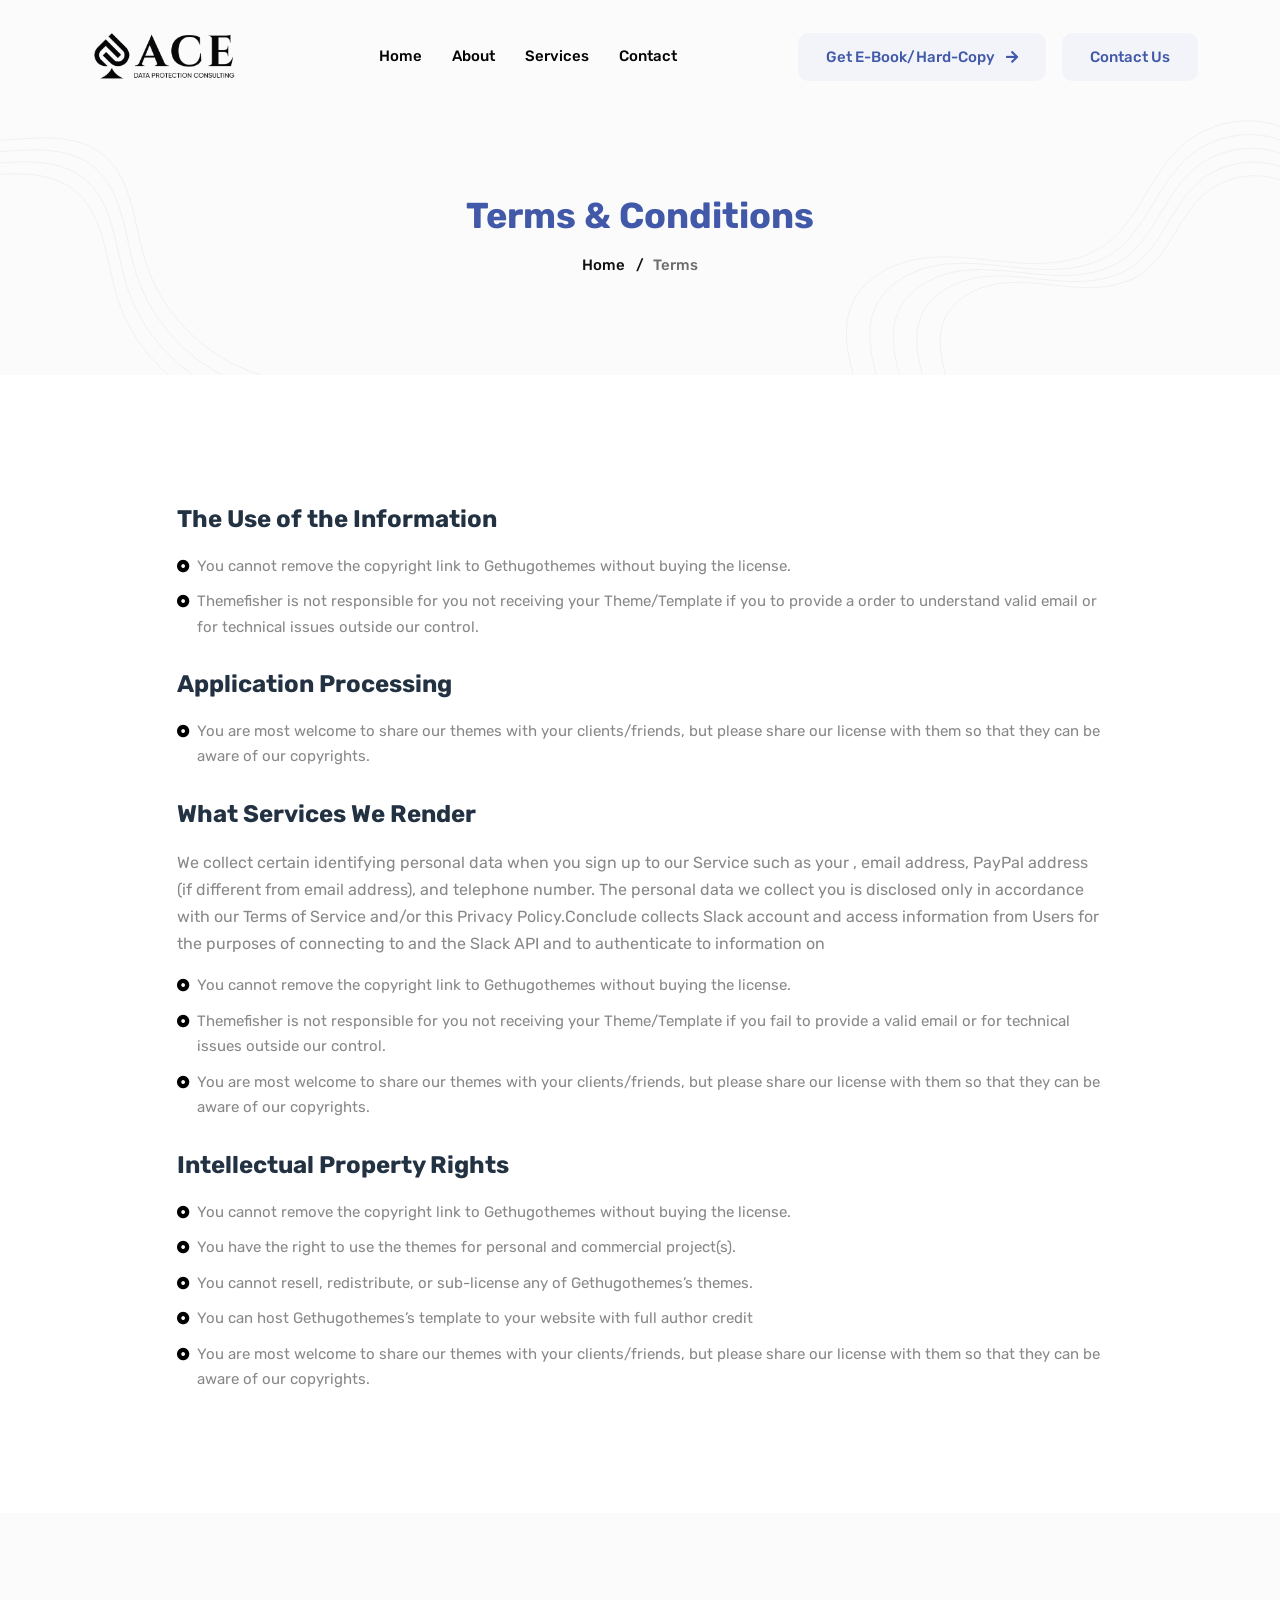
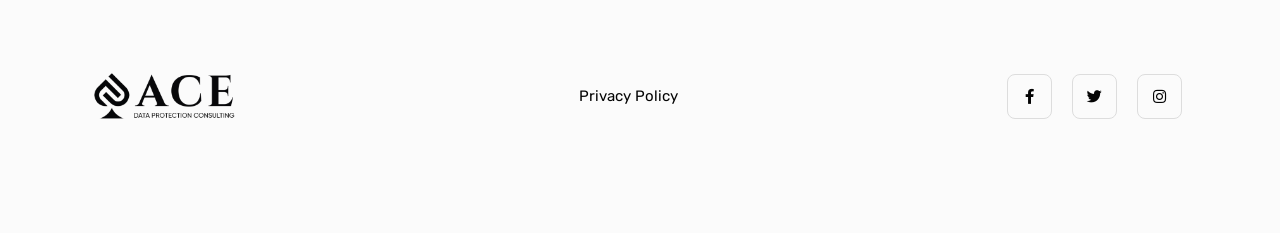
<file: terms.html>
<!DOCTYPE html>

<!--
 // WEBSITE: https://themefisher.com
 // TWITTER: https://twitter.com/themefisher
 // FACEBOOK: https://www.facebook.com/themefisher
 // GITHUB: https://github.com/themefisher/
-->

<html lang="en-us">

<head>
  <meta charset="utf-8">
  <title>Wallet - Payday Loan Service Template</title>
  <meta name="viewport" content="width=device-width, initial-scale=1, maximum-scale=5">
  <meta name="description" content="This is meta description">
  <meta name="author" content="Themefisher">
  <link rel="shortcut icon" href="images/favicon.png" type="image/x-icon">
  <link rel="icon" href="images/favicon.png" type="image/x-icon">

  <!-- # Google Fonts -->
  <link rel="preconnect" href="https://fonts.googleapis.com">
  <link rel="preconnect" href="https://fonts.gstatic.com" crossorigin>
  <link href="https://fonts.googleapis.com/css2?family=Rubik:wght@400;500;700&display=swap" rel="stylesheet">

  <!-- # CSS Plugins -->
  <link rel="stylesheet" href="plugins/slick/slick.css">
  <link rel="stylesheet" href="plugins/font-awesome/fontawesome.min.css">
  <link rel="stylesheet" href="plugins/font-awesome/brands.css">
  <link rel="stylesheet" href="plugins/font-awesome/solid.css">

  <!-- # Main Style Sheet -->
  <link rel="stylesheet" href="css/style.css">
</head>

<body>

  <!-- navigation -->
  <header class="navigation bg-tertiary">
    <nav class="navbar navbar-expand-xl navbar-light text-center py-3">
      <div class="container">
        <a class="navbar-brand" href="index.html">
          <img loading="prelaod" decoding="async" class="img-fluid" width="160" src="images/logo.png" alt="Wallet">
        </a>
        <button class="navbar-toggler" type="button" data-bs-toggle="collapse" data-bs-target="#navbarSupportedContent"
          aria-controls="navbarSupportedContent" aria-expanded="false" aria-label="Toggle navigation"> <span
            class="navbar-toggler-icon"></span>
        </button>
        <div class="collapse navbar-collapse" id="navbarSupportedContent">
          <ul class="navbar-nav mx-auto mb-2 mb-lg-0">
            <li class="nav-item"> <a class="nav-link" href="index.html">Home</a>
            </li>
            <li class="nav-item "> <a class="nav-link" href="about.html">About</a>
            </li>
            <li class="nav-item "> <a class="nav-link" href="services.html">Services</a>
            </li>
            <li class="nav-item "> <a class="nav-link" href="contact.html">Contact</a>
            </li>


          </ul>

          <!-- Right-aligned Action Buttons Grouped Together -->
          <div class="d-flex align-items-center justify-content-center mt-3 mt-lg-0">
            <a href="ebook/" class="btn btn-primary">
              Get E-Book/Hard-copy
              <span style="font-size: 14px;" class="ms-2 fas fa-arrow-right"></span>
            </a>
            <a href="contact.html" class="btn btn-primary ms-2 ms-lg-3">Contact Us</a>
          </div>
        </div>
      </div>
    </nav>
  </header>
  <!-- /navigation -->

  <div class="modal applyLoanModal fade" id="applyLoan" tabindex="-1" aria-labelledby="applyLoanLabel"
    aria-hidden="true">
    <div class="modal-dialog modal-dialog-centered">
      <div class="modal-content">
        <div class="modal-header border-bottom-0">
          <h4 class="modal-title" id="exampleModalLabel">How much do you need?</h4>
          <button type="button" class="btn-close" data-bs-dismiss="modal" aria-label="Close"></button>
        </div>
        <div class="modal-body">
          <form action="#!" method="post">
            <div class="row">
              <div class="col-lg-6 mb-4 pb-2">
                <div class="form-group">
                  <label for="loan_amount" class="form-label">Amount</label>
                  <input type="number" class="form-control shadow-none" id="loan_amount" placeholder="ex: 25000">
                </div>
              </div>
              <div class="col-lg-6 mb-4 pb-2">
                <div class="form-group">
                  <label for="loan_how_long_for" class="form-label">How long for?</label>
                  <input type="number" class="form-control shadow-none" id="loan_how_long_for" placeholder="ex: 12">
                </div>
              </div>
              <div class="col-lg-12 mb-4 pb-2">
                <div class="form-group">
                  <label for="loan_repayment" class="form-label">Repayment</label>
                  <input type="number" class="form-control shadow-none" id="loan_repayment" disabled>
                </div>
              </div>
              <div class="col-lg-6 mb-4 pb-2">
                <div class="form-group">
                  <label for="loan_full_name" class="form-label">Full Name</label>
                  <input type="text" class="form-control shadow-none" id="loan_full_name">
                </div>
              </div>
              <div class="col-lg-6 mb-4 pb-2">
                <div class="form-group">
                  <label for="loan_email_address" class="form-label">Email address</label>
                  <input type="email" class="form-control shadow-none" id="loan_email_address">
                </div>
              </div>
              <div class="col-lg-12">
                <button type="submit" class="btn btn-primary w-100">Get Your Loan Now</button>
              </div>
            </div>
          </form>
        </div>
      </div>
    </div>
  </div>

  <section class="page-header bg-tertiary">
    <div class="container">
      <div class="row">
        <div class="col-8 mx-auto text-center">
          <h2 class="mb-3 text-capitalize">Terms &amp; Conditions</h2>
          <ul class="list-inline breadcrumbs text-capitalize" style="font-weight:500">
            <li class="list-inline-item"><a href="index.html">Home</a>
            </li>
            <li class="list-inline-item">/ &nbsp; <a href="terms.html">Terms</a>
            </li>
          </ul>
        </div>
      </div>
    </div>
    <div class="has-shapes">
      <svg class="shape shape-left text-light" viewBox="0 0 192 752" fill="none" xmlns="http://www.w3.org/2000/svg">
        <path
          d="M-30.883 0C-41.3436 36.4248 -22.7145 75.8085 4.29154 102.398C31.2976 128.987 65.8677 146.199 97.6457 166.87C129.424 187.542 160.139 213.902 172.162 249.847C193.542 313.799 149.886 378.897 129.069 443.036C97.5623 540.079 122.109 653.229 191 728.495"
          stroke="currentColor" stroke-miterlimit="10" />
        <path
          d="M-55.5959 7.52271C-66.0565 43.9475 -47.4274 83.3312 -20.4214 109.92C6.58466 136.51 41.1549 153.722 72.9328 174.393C104.711 195.064 135.426 221.425 147.449 257.37C168.829 321.322 125.174 386.42 104.356 450.559C72.8494 547.601 97.3965 660.752 166.287 736.018"
          stroke="currentColor" stroke-miterlimit="10" />
        <path
          d="M-80.3302 15.0449C-90.7909 51.4697 -72.1617 90.8535 -45.1557 117.443C-18.1497 144.032 16.4205 161.244 48.1984 181.915C79.9763 202.587 110.691 228.947 122.715 264.892C144.095 328.844 100.439 393.942 79.622 458.081C48.115 555.123 72.6622 668.274 141.552 743.54"
          stroke="currentColor" stroke-miterlimit="10" />
        <path
          d="M-105.045 22.5676C-115.506 58.9924 -96.8766 98.3762 -69.8706 124.965C-42.8646 151.555 -8.29436 168.767 23.4835 189.438C55.2615 210.109 85.9766 236.469 98.0001 272.415C119.38 336.367 75.7243 401.464 54.9072 465.604C23.4002 562.646 47.9473 675.796 116.838 751.063"
          stroke="currentColor" stroke-miterlimit="10" />
      </svg>
      <svg class="shape shape-right text-light" viewBox="0 0 731 746" fill="none" xmlns="http://www.w3.org/2000/svg">
        <path
          d="M12.1794 745.14C1.80036 707.275 -5.75764 666.015 8.73984 629.537C27.748 581.745 80.4729 554.968 131.538 548.843C182.604 542.703 234.032 552.841 285.323 556.748C336.615 560.64 391.543 557.276 433.828 527.964C492.452 487.323 511.701 408.123 564.607 360.255C608.718 320.353 675.307 307.183 731.29 327.323"
          stroke="currentColor" stroke-miterlimit="10" />
        <path
          d="M51.0253 745.14C41.2045 709.326 34.0538 670.284 47.7668 635.783C65.7491 590.571 115.623 565.242 163.928 559.449C212.248 553.641 260.884 563.235 309.4 566.931C357.916 570.627 409.887 567.429 449.879 539.701C505.35 501.247 523.543 426.331 573.598 381.059C615.326 343.314 678.324 330.853 731.275 349.906"
          stroke="currentColor" stroke-miterlimit="10" />
        <path
          d="M89.8715 745.14C80.6239 711.363 73.8654 674.568 86.8091 642.028C103.766 599.396 150.788 575.515 196.347 570.054C241.906 564.578 287.767 573.629 333.523 577.099C379.278 580.584 428.277 577.567 465.976 551.423C518.279 515.172 535.431 444.525 582.62 401.832C621.964 366.229 681.356 354.493 731.291 372.46"
          stroke="currentColor" stroke-miterlimit="10" />
        <path
          d="M128.718 745.14C120.029 713.414 113.678 678.838 125.837 648.274C141.768 608.221 185.939 585.788 228.737 580.659C271.536 575.515 314.621 584.008 357.6 587.282C400.58 590.556 446.607 587.719 482.028 563.16C531.163 529.111 547.275 462.733 591.612 422.635C628.572 389.19 684.375 378.162 731.276 395.043"
          stroke="currentColor" stroke-miterlimit="10" />
        <path
          d="M167.564 745.14C159.432 715.451 153.504 683.107 164.863 654.519C179.753 617.046 221.088 596.062 261.126 591.265C301.164 586.452 341.473 594.402 381.677 597.465C421.88 600.527 464.95 597.872 498.094 574.896C544.061 543.035 559.146 480.942 600.617 443.423C635.194 412.135 687.406 401.817 731.276 417.612"
          stroke="currentColor" stroke-miterlimit="10" />
        <path
          d="M817.266 289.466C813.108 259.989 787.151 237.697 759.261 227.271C731.372 216.846 701.077 215.553 671.666 210.904C642.254 206.24 611.795 197.156 591.664 175.224C555.853 136.189 566.345 75.5336 560.763 22.8649C552.302 -56.8256 498.487 -130.133 425 -162.081"
          stroke="currentColor" stroke-miterlimit="10" />
        <path
          d="M832.584 276.159C828.427 246.683 802.469 224.391 774.58 213.965C746.69 203.539 716.395 202.246 686.984 197.598C657.573 192.934 627.114 183.85 606.982 161.918C571.172 122.883 581.663 62.2275 576.082 9.55873C567.62 -70.1318 513.806 -143.439 440.318 -175.387"
          stroke="currentColor" stroke-miterlimit="10" />
        <path
          d="M847.904 262.853C843.747 233.376 817.789 211.084 789.9 200.659C762.011 190.233 731.716 188.94 702.304 184.292C672.893 179.627 642.434 170.544 622.303 148.612C586.492 109.577 596.983 48.9211 591.402 -3.74766C582.94 -83.4382 529.126 -156.746 455.638 -188.694"
          stroke="currentColor" stroke-miterlimit="10" />
        <path
          d="M863.24 249.547C859.083 220.07 833.125 197.778 805.236 187.353C777.347 176.927 747.051 175.634 717.64 170.986C688.229 166.321 657.77 157.237 637.639 135.306C601.828 96.2707 612.319 35.6149 606.738 -17.0538C598.276 -96.7443 544.462 -170.052 470.974 -202"
          stroke="currentColor" stroke-miterlimit="10" />
      </svg>
    </div>
  </section>

  <section class="section-sm">
    <div class="container">
      <div class="row">
        <div class="col-lg-10 mx-auto">
          <div class="content">
            <h3 id="the-use-of-the-information">The Use of the Information</h3>
            <ul>
              <li>You cannot remove the copyright link to Gethugothemes without buying the license.</li>
              <li>Themefisher is not responsible for you not receiving your Theme/Template if you to provide a order to
                understand valid email or for technical issues outside our control.</li>
            </ul>
            <h3 id="application-processing">Application Processing</h3>
            <ul>
              <li>You are most welcome to share our themes with your clients/friends, but please share our license with
                them so that they can be aware of our copyrights.</li>
            </ul>
            <h3 id="what-services-we-render">What Services We Render</h3>
            <p>We collect certain identifying personal data when you sign up to our Service such as your , email
              address,
              PayPal address (if different from email address), and telephone number. The personal data we collect you
              is
              disclosed only in accordance with our Terms of Service and/or this Privacy Policy.Conclude collects Slack
              account and access information from Users for the purposes of connecting to and the Slack API and to
              authenticate to information on</p>
            <ul>
              <li>You cannot remove the copyright link to Gethugothemes without buying the license.</li>
              <li>Themefisher is not responsible for you not receiving your Theme/Template if you fail to provide a
                valid
                email or for technical issues outside our control.</li>
              <li>You are most welcome to share our themes with your clients/friends, but please share our license with
                them so that they can be aware of our copyrights.</li>
            </ul>
            <h3 id="intellectual-property-rights">Intellectual Property Rights</h3>
            <ul>
              <li>You cannot remove the copyright link to Gethugothemes without buying the license.</li>
              <li>You have the right to use the themes for personal and commercial project(s).</li>
              <li>You cannot resell, redistribute, or sub-license any of Gethugothemes’s themes.</li>
              <li>You can host Gethugothemes’s template to your website with full author credit</li>
              <li>You are most welcome to share our themes with your clients/friends, but please share our license with
                them so that they can be aware of our copyrights.</li>
            </ul>
          </div>
        </div>
      </div>
    </div>
  </section>

  <footer class="section-sm bg-tertiary">
    <div class="container">

      <div class="row align-items-center mt-5 text-center text-md-start">
        <div class="col-lg-4">
          <a href="index.html">
            <img loading="prelaod" decoding="async" class="img-fluid" width="160" src="images/logo.png" alt="Wallet">
          </a>
        </div>
        <div class="col-lg-4 col-md-6 mt-4 mt-lg-0">
          <ul class="list-unstyled list-inline mb-0 text-lg-center">
            <li class="list-inline-item me-4"><a class="text-black" href="privacy-policy.html">Privacy Policy</a>
            </li>

          </ul>
        </div>
        <div class="col-lg-4 col-md-6 text-md-end mt-4 mt-md-0">
          <ul class="list-unstyled list-inline mb-0 social-icons">
            <li class="list-inline-item me-3"><a title="Explorer Facebook Profile" class="text-black"
                href="https://facebook.com/"><i class="fab fa-facebook-f"></i></a>
            </li>
            <li class="list-inline-item me-3"><a title="Explorer Twitter Profile" class="text-black"
                href="https://twitter.com/"><i class="fab fa-twitter"></i></a>
            </li>
            <li class="list-inline-item me-3"><a title="Explorer Instagram Profile" class="text-black"
                href="https://instagram.com/"><i class="fab fa-instagram"></i></a>
            </li>
          </ul>
        </div>
      </div>
    </div>
  </footer>


  <!-- # JS Plugins -->
  <script src="plugins/jquery/jquery.min.js"></script>
  <script src="plugins/bootstrap/bootstrap.min.js"></script>
  <script src="plugins/slick/slick.min.js"></script>
  <script src="plugins/scrollmenu/scrollmenu.min.js"></script>

  <!-- Main Script -->
  <script src="js/script.js"></script>

</body>

</html>
</file>
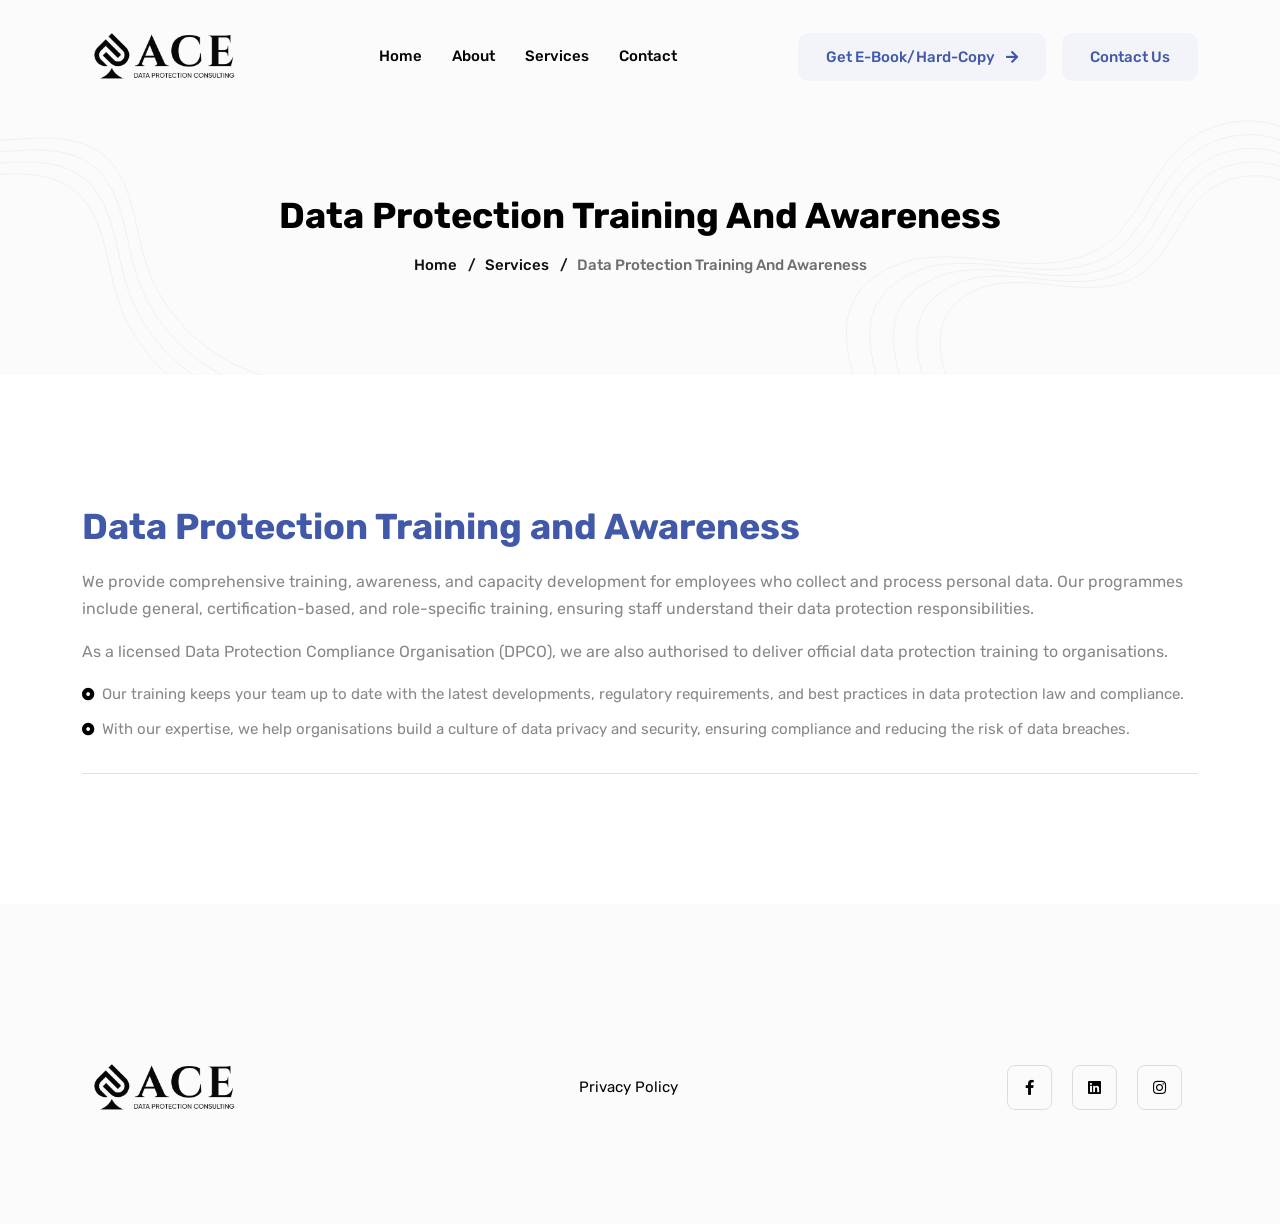
<file: training.html>
<!DOCTYPE html>

<!--
 // WEBSITE: https://themefisher.com
 // TWITTER: https://twitter.com/themefisher
 // FACEBOOK: https://www.facebook.com/themefisher
 // GITHUB: https://github.com/themefisher/
-->

<html lang="en-us">

<head>
	<meta charset="utf-8">
	<title>Training - Ace Data Protection Consulting</title>
	<meta name="viewport" content="width=device-width, initial-scale=1, maximum-scale=5">
	<meta name="description" content="This is meta description">
	<meta name="author" content="Themefisher">
	<link rel="shortcut icon" href="images/favicon.png" type="image/x-icon">
	<link rel="icon" href="images/favicon.png" type="image/x-icon">

	<!-- # Google Fonts -->
	<link rel="preconnect" href="https://fonts.googleapis.com">
	<link rel="preconnect" href="https://fonts.gstatic.com" crossorigin>
	<link href="https://fonts.googleapis.com/css2?family=Rubik:wght@400;500;700&display=swap" rel="stylesheet">

	<!-- # CSS Plugins -->
	<link rel="stylesheet" href="plugins/slick/slick.css">
	<link rel="stylesheet" href="plugins/font-awesome/fontawesome.min.css">
	<link rel="stylesheet" href="plugins/font-awesome/brands.css">
	<link rel="stylesheet" href="plugins/font-awesome/solid.css">

	<!-- # Main Style Sheet -->
	<link rel="stylesheet" href="css/style.css">
</head>

<body>


	<!-- navigation -->
	<header class="navigation bg-tertiary">
		<nav class="navbar navbar-expand-xl navbar-light text-center py-3">
			<div class="container">
				<a class="navbar-brand" href="index.html">
					<img loading="prelaod" decoding="async" class="img-fluid" width="160" src="images/logo.png"
						alt="Wallet">
				</a>
				<button class="navbar-toggler" type="button" data-bs-toggle="collapse"
					data-bs-target="#navbarSupportedContent" aria-controls="navbarSupportedContent"
					aria-expanded="false" aria-label="Toggle navigation"> <span class="navbar-toggler-icon"></span>
				</button>
				<div class="collapse navbar-collapse" id="navbarSupportedContent">
					<ul class="navbar-nav mx-auto mb-2 mb-lg-0">
						<li class="nav-item"> <a class="nav-link" href="index.html">Home</a>
						</li>
						<li class="nav-item "> <a class="nav-link" href="about.html">About</a>
						</li>
						<li class="nav-item "> <a class="nav-link" href="services.html">Services</a>
						</li>
						<li class="nav-item "> <a class="nav-link" href="contact.html">Contact</a>
						</li>

					</ul>

					<!-- Right-aligned Action Buttons Grouped Together -->
					<div class="d-flex align-items-center justify-content-center mt-3 mt-lg-0">
						<a href="ebook/" class="btn btn-primary">
							Get E-Book/Hard-copy
							<span style="font-size: 14px;" class="ms-2 fas fa-arrow-right"></span>
						</a>
						<a href="contact.html" class="btn btn-primary ms-2 ms-lg-3">Contact Us</a>
					</div>
				</div>
			</div>
		</nav>
	</header>
	<!-- /navigation -->



	<section class="page-header bg-tertiary">
		<div class="container">
			<div class="row">
				<div class="col-8 mx-auto text-center">
					<h2 class="mb-3 text-capitalize" style="color: black;">Data Protection Training and Awareness</h2>
					<ul class="list-inline breadcrumbs text-capitalize" style="font-weight:500">
						<li class="list-inline-item"><a href="index.html">Home</a>
						</li>
						<li class="list-inline-item">/ &nbsp; <a href="services.html">Services</a>
						</li>
						<li class="list-inline-item">/ &nbsp; <a href="service-details.html">Data Protection Training
								and Awareness</a>
						</li>
					</ul>
				</div>
			</div>
		</div>
		<div class="has-shapes">
			<svg class="shape shape-left text-light" viewBox="0 0 192 752" fill="none"
				xmlns="http://www.w3.org/2000/svg">
				<path
					d="M-30.883 0C-41.3436 36.4248 -22.7145 75.8085 4.29154 102.398C31.2976 128.987 65.8677 146.199 97.6457 166.87C129.424 187.542 160.139 213.902 172.162 249.847C193.542 313.799 149.886 378.897 129.069 443.036C97.5623 540.079 122.109 653.229 191 728.495"
					stroke="currentColor" stroke-miterlimit="10" />
				<path
					d="M-55.5959 7.52271C-66.0565 43.9475 -47.4274 83.3312 -20.4214 109.92C6.58466 136.51 41.1549 153.722 72.9328 174.393C104.711 195.064 135.426 221.425 147.449 257.37C168.829 321.322 125.174 386.42 104.356 450.559C72.8494 547.601 97.3965 660.752 166.287 736.018"
					stroke="currentColor" stroke-miterlimit="10" />
				<path
					d="M-80.3302 15.0449C-90.7909 51.4697 -72.1617 90.8535 -45.1557 117.443C-18.1497 144.032 16.4205 161.244 48.1984 181.915C79.9763 202.587 110.691 228.947 122.715 264.892C144.095 328.844 100.439 393.942 79.622 458.081C48.115 555.123 72.6622 668.274 141.552 743.54"
					stroke="currentColor" stroke-miterlimit="10" />
				<path
					d="M-105.045 22.5676C-115.506 58.9924 -96.8766 98.3762 -69.8706 124.965C-42.8646 151.555 -8.29436 168.767 23.4835 189.438C55.2615 210.109 85.9766 236.469 98.0001 272.415C119.38 336.367 75.7243 401.464 54.9072 465.604C23.4002 562.646 47.9473 675.796 116.838 751.063"
					stroke="currentColor" stroke-miterlimit="10" />
			</svg>
			<svg class="shape shape-right text-light" viewBox="0 0 731 746" fill="none"
				xmlns="http://www.w3.org/2000/svg">
				<path
					d="M12.1794 745.14C1.80036 707.275 -5.75764 666.015 8.73984 629.537C27.748 581.745 80.4729 554.968 131.538 548.843C182.604 542.703 234.032 552.841 285.323 556.748C336.615 560.64 391.543 557.276 433.828 527.964C492.452 487.323 511.701 408.123 564.607 360.255C608.718 320.353 675.307 307.183 731.29 327.323"
					stroke="currentColor" stroke-miterlimit="10" />
				<path
					d="M51.0253 745.14C41.2045 709.326 34.0538 670.284 47.7668 635.783C65.7491 590.571 115.623 565.242 163.928 559.449C212.248 553.641 260.884 563.235 309.4 566.931C357.916 570.627 409.887 567.429 449.879 539.701C505.35 501.247 523.543 426.331 573.598 381.059C615.326 343.314 678.324 330.853 731.275 349.906"
					stroke="currentColor" stroke-miterlimit="10" />
				<path
					d="M89.8715 745.14C80.6239 711.363 73.8654 674.568 86.8091 642.028C103.766 599.396 150.788 575.515 196.347 570.054C241.906 564.578 287.767 573.629 333.523 577.099C379.278 580.584 428.277 577.567 465.976 551.423C518.279 515.172 535.431 444.525 582.62 401.832C621.964 366.229 681.356 354.493 731.291 372.46"
					stroke="currentColor" stroke-miterlimit="10" />
				<path
					d="M128.718 745.14C120.029 713.414 113.678 678.838 125.837 648.274C141.768 608.221 185.939 585.788 228.737 580.659C271.536 575.515 314.621 584.008 357.6 587.282C400.58 590.556 446.607 587.719 482.028 563.16C531.163 529.111 547.275 462.733 591.612 422.635C628.572 389.19 684.375 378.162 731.276 395.043"
					stroke="currentColor" stroke-miterlimit="10" />
				<path
					d="M167.564 745.14C159.432 715.451 153.504 683.107 164.863 654.519C179.753 617.046 221.088 596.062 261.126 591.265C301.164 586.452 341.473 594.402 381.677 597.465C421.88 600.527 464.95 597.872 498.094 574.896C544.061 543.035 559.146 480.942 600.617 443.423C635.194 412.135 687.406 401.817 731.276 417.612"
					stroke="currentColor" stroke-miterlimit="10" />
				<path
					d="M817.266 289.466C813.108 259.989 787.151 237.697 759.261 227.271C731.372 216.846 701.077 215.553 671.666 210.904C642.254 206.24 611.795 197.156 591.664 175.224C555.853 136.189 566.345 75.5336 560.763 22.8649C552.302 -56.8256 498.487 -130.133 425 -162.081"
					stroke="currentColor" stroke-miterlimit="10" />
				<path
					d="M832.584 276.159C828.427 246.683 802.469 224.391 774.58 213.965C746.69 203.539 716.395 202.246 686.984 197.598C657.573 192.934 627.114 183.85 606.982 161.918C571.172 122.883 581.663 62.2275 576.082 9.55873C567.62 -70.1318 513.806 -143.439 440.318 -175.387"
					stroke="currentColor" stroke-miterlimit="10" />
				<path
					d="M847.904 262.853C843.747 233.376 817.789 211.084 789.9 200.659C762.011 190.233 731.716 188.94 702.304 184.292C672.893 179.627 642.434 170.544 622.303 148.612C586.492 109.577 596.983 48.9211 591.402 -3.74766C582.94 -83.4382 529.126 -156.746 455.638 -188.694"
					stroke="currentColor" stroke-miterlimit="10" />
				<path
					d="M863.24 249.547C859.083 220.07 833.125 197.778 805.236 187.353C777.347 176.927 747.051 175.634 717.64 170.986C688.229 166.321 657.77 157.237 637.639 135.306C601.828 96.2707 612.319 35.6149 606.738 -17.0538C598.276 -96.7443 544.462 -170.052 470.974 -202"
					stroke="currentColor" stroke-miterlimit="10" />
			</svg>
		</div>
	</section>

	<section class="section-sm">
		<div class="container">
			<div class="row g-5">

				<div class="col-lg-12">
					<div class="content">
						<h2 id="how-a-payday-loan-online-works" style="color: #4159a8;">Data Protection Training and
							Awareness</h2>
						<p>We provide comprehensive training, awareness, and capacity development for employees who
							collect and process personal data. Our programmes include general, certification-based, and
							role-specific training, ensuring staff understand their data protection responsibilities.
						</p>
						<p>As a licensed Data Protection Compliance Organisation (DPCO), we are also authorised to
							deliver official data protection training to organisations. </p>

						<ul>
							<li>Our training keeps your team up to date with the latest developments, regulatory
								requirements, and best practices in data protection law and compliance.</li>
							<li>With our expertise, we help organisations build a culture of data privacy and security,
								ensuring compliance and reducing the risk of data breaches.</li>

						</ul>
						<hr>

					</div>
				</div>
			</div>
		</div>
	</section>

	<footer class="section-sm bg-tertiary">
		<div class="container">

			<div class="row align-items-center mt-5 text-center text-md-start">
				<div class="col-lg-4">
					<a href="index.html">
						<img loading="prelaod" decoding="async" class="img-fluid" width="160" src="images/logo.png"
							alt="Wallet">
					</a>
				</div>
				<div class="col-lg-4 col-md-6 mt-4 mt-lg-0">
					<ul class="list-unstyled list-inline mb-0 text-lg-center">
						<li class="list-inline-item me-4"><a class="text-black" href="privacy-policy.html">Privacy
								Policy</a>
						</li>

					</ul>
				</div>
				<div class="col-lg-4 col-md-6 text-md-end mt-4 mt-md-0">
					<ul class="list-unstyled list-inline mb-0 social-icons">
						<li class="list-inline-item me-3"><a title="Explorer Facebook Profile" class="text-black"
								href=""><i class="fab fa-facebook-f"></i></a>
						</li>
						<li class="list-inline-item me-3"><a title="Explorer Twitter Profile" class="text-black"
								href=""><i class="fab fa-linkedin"></i></a>
						</li>
						<li class="list-inline-item me-3"><a title="Explorer Instagram Profile" class="text-black"
								href=""><i class="fab fa-instagram"></i></a>
						</li>
					</ul>
				</div>
			</div>
		</div>
	</footer>

	<!-- # JS Plugins -->
	<script src="plugins/jquery/jquery.min.js"></script>
	<script src="plugins/bootstrap/bootstrap.min.js"></script>
	<script src="plugins/slick/slick.min.js"></script>
	<script src="plugins/scrollmenu/scrollmenu.min.js"></script>

	<!-- Main Script -->
	<script src="js/script.js"></script>

</body>

</html>
</file>
<file: css/style.css>
/**
 * WEBSITE: https://themefisher.com
 * TWITTER: https://twitter.com/themefisher
 * FACEBOOK: https://www.facebook.com/themefisher
 * GITHUB: https://github.com/themefisher/
 */

@charset "UTF-8";
/*!
 * Bootstrap v5.0.2 (https://getbootstrap.com/)
 * Copyright 2011-2021 The Bootstrap Authors
 * Copyright 2011-2021 Twitter, Inc.
 * Licensed under MIT (https://github.com/twbs/bootstrap/blob/main/LICENSE)
 */
:root {
  --bs-blue: #4159a8;
  --bs-indigo: #6610f2;
  --bs-purple: #6f42c1;
  --bs-pink: #d63384;
  --bs-red: #dc3545;
  --bs-orange: #fd7e14;
  --bs-yellow: #ffc107;
  --bs-green: #4159a8;
  --bs-teal: #4159a8;
  --bs-cyan: #0dcaf0;
  --bs-white: #fff;
  --bs-gray: #6c757d;
  --bs-gray-dark: #343a40;
  --bs-primary: #4159a8;
  --bs-secondary: #6c757d;
  --bs-success: #4159a8;
  --bs-info: #0dcaf0;
  --bs-warning: #ffc107;
  --bs-danger: #dc3545;
  --bs-light: #eaeaea;
  --bs-dark: #233242;
  --bs-font-sans-serif:
    system-ui, -apple-system, "Segoe UI", Roboto, "Helvetica Neue", Arial,
    "Noto Sans", "Liberation Sans", sans-serif, "Apple Color Emoji",
    "Segoe UI Emoji", "Segoe UI Symbol", "Noto Color Emoji";
  --bs-font-monospace:
    SFMono-Regular, Menlo, Monaco, Consolas, "Liberation Mono", "Courier New",
    monospace;
  --bs-gradient: linear-gradient(
    180deg,
    rgba(255, 255, 255, 0.15),
    rgba(255, 255, 255, 0)
  );
}

*,
*::before,
*::after {
  box-sizing: border-box;
}

@media (prefers-reduced-motion: no-preference) {
  :root {
    scroll-behavior: smooth;
  }
}

body {
  margin: 0;
  font-family: var(--bs-font-sans-serif);
  font-size: 1rem;
  font-weight: 400;
  line-height: 1.5;
  color: #fff;
  background-color: #fff;
  -webkit-text-size-adjust: 100%;
  -webkit-tap-highlight-color: rgba(0, 0, 0, 0);
}

hr {
  margin: 1rem 0;
  color: inherit;
  background-color: currentColor;
  border: 0;
  opacity: 0.25;
}

hr:not([size]) {
  height: 1px;
}

h6,
.h6,
h5,
.h5,
h4,
.h4,
h3,
.h3,
h2,
.h2,
h1,
.h1 {
  margin-top: 0;
  margin-bottom: 0.5rem;
  font-weight: 500;
  line-height: 1.2;
}

h1,
.h1 {
  font-size: calc(1.375rem + 1.5vw);
  color: #4159a8;
}
@media (min-width: 1200px) {
  h1,
  .h1 {
    font-size: 2.5rem;
  }
}

h2,
.h2 {
  font-size: calc(1.325rem + 0.9vw);
}
@media (min-width: 1200px) {
  h2,
  .h2 {
    font-size: 2rem;
  }
}

h3,
.h3 {
  font-size: calc(1.3rem + 0.6vw);
}
@media (min-width: 1200px) {
  h3,
  .h3 {
    font-size: 1.75rem;
  }
}

h4,
.h4 {
  font-size: calc(1.275rem + 0.3vw);
}
@media (min-width: 1200px) {
  h4,
  .h4 {
    font-size: 1.5rem;
  }
}

h5,
.h5 {
  font-size: 1.25rem;
}

h6,
.h6 {
  font-size: 1rem;
}

p {
  margin-top: 0;
  margin-bottom: 1rem;
}

abbr[title],
abbr[data-bs-original-title] {
  -webkit-text-decoration: underline dotted;
  text-decoration: underline dotted;
  cursor: help;
  -webkit-text-decoration-skip-ink: none;
  text-decoration-skip-ink: none;
}

address {
  margin-bottom: 1rem;
  font-style: normal;
  line-height: inherit;
}

ol,
ul {
  padding-left: 2rem;
}

ol,
ul,
dl {
  margin-top: 0;
  margin-bottom: 1rem;
}

ol ol,
ul ul,
ol ul,
ul ol {
  margin-bottom: 0;
}

dt {
  font-weight: 700;
}

dd {
  margin-bottom: 0.5rem;
  margin-left: 0;
}

blockquote {
  margin: 0 0 1rem;
}

b,
strong {
  font-weight: bolder;
}

small,
.small {
  font-size: 0.875em;
}

mark,
.mark {
  padding: 0.2em;
  background-color: #fcf8e3;
}

sub,
sup {
  position: relative;
  font-size: 0.75em;
  line-height: 0;
  vertical-align: baseline;
}

sub {
  bottom: -0.25em;
}

sup {
  top: -0.5em;
}

a {
  color: #4159a8;
  text-decoration: underline;
}
a:hover {
  color: #0a58ca;
}

a:not([href]):not([class]),
a:not([href]):not([class]):hover {
  color: inherit;
  text-decoration: none;
}

pre,
code,
kbd,
samp {
  font-family: var(--bs-font-monospace);
  font-size: 1em;
  direction: ltr /* rtl:ignore */;
  unicode-bidi: bidi-override;
}

pre {
  display: block;
  margin-top: 0;
  margin-bottom: 1rem;
  overflow: auto;
  font-size: 0.875em;
}
pre code {
  font-size: inherit;
  color: inherit;
  word-break: normal;
}

code {
  font-size: 0.875em;
  color: #d63384;
  word-wrap: break-word;
}
a > code {
  color: inherit;
}

kbd {
  padding: 0.2rem 0.4rem;
  font-size: 0.875em;
  color: #fff;
  background-color: #212529;
  border-radius: 0.2rem;
}
kbd kbd {
  padding: 0;
  font-size: 1em;
  font-weight: 700;
}

figure {
  margin: 0 0 1rem;
}

img,
svg {
  vertical-align: middle;
}

table {
  caption-side: bottom;
  border-collapse: collapse;
}

caption {
  padding-top: 0.5rem;
  padding-bottom: 0.5rem;
  color: #6c757d;
  text-align: left;
}

th {
  text-align: inherit;
  text-align: -webkit-match-parent;
}

thead,
tbody,
tfoot,
tr,
td,
th {
  border-color: inherit;
  border-style: solid;
  border-width: 0;
}

label {
  display: inline-block;
}

button {
  border-radius: 0;
}

button:focus:not(:focus-visible) {
  outline: 0;
}

input,
button,
select,
optgroup,
textarea {
  margin: 0;
  font-family: inherit;
  font-size: inherit;
  line-height: inherit;
}

button,
select {
  text-transform: none;
}

[role="button"] {
  cursor: pointer;
}

select {
  word-wrap: normal;
}
select:disabled {
  opacity: 1;
}

[list]::-webkit-calendar-picker-indicator {
  display: none;
}

button,
[type="button"],
[type="reset"],
[type="submit"] {
  -webkit-appearance: button;
}
button:not(:disabled),
[type="button"]:not(:disabled),
[type="reset"]:not(:disabled),
[type="submit"]:not(:disabled) {
  cursor: pointer;
}

::-moz-focus-inner {
  padding: 0;
  border-style: none;
}

textarea {
  resize: vertical;
}

fieldset {
  min-width: 0;
  padding: 0;
  margin: 0;
  border: 0;
}

legend {
  float: left;
  width: 100%;
  padding: 0;
  margin-bottom: 0.5rem;
  font-size: calc(1.275rem + 0.3vw);
  line-height: inherit;
}
@media (min-width: 1200px) {
  legend {
    font-size: 1.5rem;
  }
}
legend + * {
  clear: left;
}

::-webkit-datetime-edit-fields-wrapper,
::-webkit-datetime-edit-text,
::-webkit-datetime-edit-minute,
::-webkit-datetime-edit-hour-field,
::-webkit-datetime-edit-day-field,
::-webkit-datetime-edit-month-field,
::-webkit-datetime-edit-year-field {
  padding: 0;
}

::-webkit-inner-spin-button {
  height: auto;
}

[type="search"] {
  outline-offset: -2px;
  -webkit-appearance: textfield;
}

/* rtl:raw:
[type="tel"],
[type="url"],
[type="email"],
[type="number"] {
  direction: ltr;
}
*/
::-webkit-search-decoration {
  -webkit-appearance: none;
}

::-webkit-color-swatch-wrapper {
  padding: 0;
}

::-webkit-file-upload-button {
  font: inherit;
}

::file-selector-button {
  font: inherit;
}

::-webkit-file-upload-button {
  font: inherit;
  -webkit-appearance: button;
}

output {
  display: inline-block;
}

iframe {
  border: 0;
}

summary {
  display: list-item;
  cursor: pointer;
}

progress {
  vertical-align: baseline;
}

[hidden] {
  display: none !important;
}

.lead {
  font-size: 1.25rem;
  font-weight: 300;
}

.display-1 {
  font-size: calc(1.625rem + 4.5vw);
  font-weight: 300;
  line-height: 1.2;
}
@media (min-width: 1200px) {
  .display-1 {
    font-size: 5rem;
  }
}

.display-2 {
  font-size: calc(1.575rem + 3.9vw);
  font-weight: 300;
  line-height: 1.2;
}
@media (min-width: 1200px) {
  .display-2 {
    font-size: 4.5rem;
  }
}

.display-3 {
  font-size: calc(1.525rem + 3.3vw);
  font-weight: 300;
  line-height: 1.2;
}
@media (min-width: 1200px) {
  .display-3 {
    font-size: 4rem;
  }
}

.display-4 {
  font-size: calc(1.475rem + 2.7vw);
  font-weight: 300;
  line-height: 1.2;
}
@media (min-width: 1200px) {
  .display-4 {
    font-size: 3.5rem;
  }
}

.display-5 {
  font-size: calc(1.425rem + 2.1vw);
  font-weight: 300;
  line-height: 1.2;
}
@media (min-width: 1200px) {
  .display-5 {
    font-size: 3rem;
  }
}

.display-6 {
  font-size: calc(1.375rem + 1.5vw);
  font-weight: 300;
  line-height: 1.2;
}
@media (min-width: 1200px) {
  .display-6 {
    font-size: 2.5rem;
  }
}

.list-unstyled {
  padding-left: 0;
  list-style: none;
}

.list-inline {
  padding-left: 0;
  list-style: none;
}

.list-inline-item {
  display: inline-block;
}
.list-inline-item:not(:last-child) {
  margin-right: 0.5rem;
}

.initialism {
  font-size: 0.875em;
  text-transform: uppercase;
}

.blockquote {
  margin-bottom: 1rem;
  font-size: 1.25rem;
}
.blockquote > :last-child {
  margin-bottom: 0;
}

.blockquote-footer {
  margin-top: -1rem;
  margin-bottom: 1rem;
  font-size: 0.875em;
  color: #6c757d;
}
.blockquote-footer::before {
  content: "— ";
}

.img-fluid {
  max-width: 100%;
  height: auto;
}

.img-thumbnail {
  padding: 0.25rem;
  background-color: #fff;
  border: 1px solid #dee2e6;
  border-radius: 0.25rem;
  max-width: 100%;
  height: auto;
}

.figure {
  display: inline-block;
}

.figure-img {
  margin-bottom: 0.5rem;
  line-height: 1;
}

.figure-caption {
  font-size: 0.875em;
  color: #6c757d;
}

.container,
.container-fluid,
.container-xxl,
.container-xl,
.container-lg,
.container-md,
.container-sm {
  width: 100%;
  padding-right: var(--bs-gutter-x, 0.75rem);
  padding-left: var(--bs-gutter-x, 0.75rem);
  margin-right: auto;
  margin-left: auto;
}

@media (min-width: 576px) {
  .container-sm,
  .container {
    max-width: 540px;
  }
}
@media (min-width: 768px) {
  .container-md,
  .container-sm,
  .container {
    max-width: 720px;
  }
}
@media (min-width: 992px) {
  .container-lg,
  .container-md,
  .container-sm,
  .container {
    max-width: 960px;
  }
}
@media (min-width: 1200px) {
  .container-xl,
  .container-lg,
  .container-md,
  .container-sm,
  .container {
    max-width: 1140px;
  }
}
@media (min-width: 1400px) {
  .container-xxl,
  .container-xl,
  .container-lg,
  .container-md,
  .container-sm,
  .container {
    max-width: 1320px;
  }
}
.row {
  --bs-gutter-x: 1.5rem;
  --bs-gutter-y: 0;
  display: flex;
  flex-wrap: wrap;
  margin-top: calc(var(--bs-gutter-y) * -1);
  margin-right: calc(var(--bs-gutter-x) * -0.5);
  margin-left: calc(var(--bs-gutter-x) * -0.5);
}
.row > * {
  flex-shrink: 0;
  width: 100%;
  max-width: 100%;
  padding-right: calc(var(--bs-gutter-x) * 0.5);
  padding-left: calc(var(--bs-gutter-x) * 0.5);
  margin-top: var(--bs-gutter-y);
}

.col {
  flex: 1 0 0%;
}

.row-cols-auto > * {
  flex: 0 0 auto;
  width: auto;
}

.row-cols-1 > * {
  flex: 0 0 auto;
  width: 100%;
}

.row-cols-2 > * {
  flex: 0 0 auto;
  width: 50%;
}

.row-cols-3 > * {
  flex: 0 0 auto;
  width: 33.3333333333%;
}

.row-cols-4 > * {
  flex: 0 0 auto;
  width: 25%;
}

.row-cols-5 > * {
  flex: 0 0 auto;
  width: 20%;
}

.row-cols-6 > * {
  flex: 0 0 auto;
  width: 16.6666666667%;
}

@media (min-width: 576px) {
  .col-sm {
    flex: 1 0 0%;
  }
  .row-cols-sm-auto > * {
    flex: 0 0 auto;
    width: auto;
  }
  .row-cols-sm-1 > * {
    flex: 0 0 auto;
    width: 100%;
  }
  .row-cols-sm-2 > * {
    flex: 0 0 auto;
    width: 50%;
  }
  .row-cols-sm-3 > * {
    flex: 0 0 auto;
    width: 33.3333333333%;
  }
  .row-cols-sm-4 > * {
    flex: 0 0 auto;
    width: 25%;
  }
  .row-cols-sm-5 > * {
    flex: 0 0 auto;
    width: 20%;
  }
  .row-cols-sm-6 > * {
    flex: 0 0 auto;
    width: 16.6666666667%;
  }
}
@media (min-width: 768px) {
  .col-md {
    flex: 1 0 0%;
  }
  .row-cols-md-auto > * {
    flex: 0 0 auto;
    width: auto;
  }
  .row-cols-md-1 > * {
    flex: 0 0 auto;
    width: 100%;
  }
  .row-cols-md-2 > * {
    flex: 0 0 auto;
    width: 50%;
  }
  .row-cols-md-3 > * {
    flex: 0 0 auto;
    width: 33.3333333333%;
  }
  .row-cols-md-4 > * {
    flex: 0 0 auto;
    width: 25%;
  }
  .row-cols-md-5 > * {
    flex: 0 0 auto;
    width: 20%;
  }
  .row-cols-md-6 > * {
    flex: 0 0 auto;
    width: 16.6666666667%;
  }
}
@media (min-width: 992px) {
  .col-lg {
    flex: 1 0 0%;
  }
  .row-cols-lg-auto > * {
    flex: 0 0 auto;
    width: auto;
  }
  .row-cols-lg-1 > * {
    flex: 0 0 auto;
    width: 100%;
  }
  .row-cols-lg-2 > * {
    flex: 0 0 auto;
    width: 50%;
  }
  .row-cols-lg-3 > * {
    flex: 0 0 auto;
    width: 33.3333333333%;
  }
  .row-cols-lg-4 > * {
    flex: 0 0 auto;
    width: 25%;
  }
  .row-cols-lg-5 > * {
    flex: 0 0 auto;
    width: 20%;
  }
  .row-cols-lg-6 > * {
    flex: 0 0 auto;
    width: 16.6666666667%;
  }
}
@media (min-width: 1200px) {
  .col-xl {
    flex: 1 0 0%;
  }
  .row-cols-xl-auto > * {
    flex: 0 0 auto;
    width: auto;
  }
  .row-cols-xl-1 > * {
    flex: 0 0 auto;
    width: 100%;
  }
  .row-cols-xl-2 > * {
    flex: 0 0 auto;
    width: 50%;
  }
  .row-cols-xl-3 > * {
    flex: 0 0 auto;
    width: 33.3333333333%;
  }
  .row-cols-xl-4 > * {
    flex: 0 0 auto;
    width: 25%;
  }
  .row-cols-xl-5 > * {
    flex: 0 0 auto;
    width: 20%;
  }
  .row-cols-xl-6 > * {
    flex: 0 0 auto;
    width: 16.6666666667%;
  }
}
@media (min-width: 1400px) {
  .col-xxl {
    flex: 1 0 0%;
  }
  .row-cols-xxl-auto > * {
    flex: 0 0 auto;
    width: auto;
  }
  .row-cols-xxl-1 > * {
    flex: 0 0 auto;
    width: 100%;
  }
  .row-cols-xxl-2 > * {
    flex: 0 0 auto;
    width: 50%;
  }
  .row-cols-xxl-3 > * {
    flex: 0 0 auto;
    width: 33.3333333333%;
  }
  .row-cols-xxl-4 > * {
    flex: 0 0 auto;
    width: 25%;
  }
  .row-cols-xxl-5 > * {
    flex: 0 0 auto;
    width: 20%;
  }
  .row-cols-xxl-6 > * {
    flex: 0 0 auto;
    width: 16.6666666667%;
  }
}
.col-auto {
  flex: 0 0 auto;
  width: auto;
}

.col-1 {
  flex: 0 0 auto;
  width: 8.33333333%;
}

.col-2 {
  flex: 0 0 auto;
  width: 16.66666667%;
}

.col-3 {
  flex: 0 0 auto;
  width: 25%;
}

.col-4 {
  flex: 0 0 auto;
  width: 33.33333333%;
}

.col-5 {
  flex: 0 0 auto;
  width: 41.66666667%;
}

.col-6 {
  flex: 0 0 auto;
  width: 50%;
}

.col-7 {
  flex: 0 0 auto;
  width: 58.33333333%;
}

.col-8 {
  flex: 0 0 auto;
  width: 66.66666667%;
}

.col-9 {
  flex: 0 0 auto;
  width: 75%;
}

.col-10 {
  flex: 0 0 auto;
  width: 83.33333333%;
}

.col-11 {
  flex: 0 0 auto;
  width: 91.66666667%;
}

.col-12 {
  flex: 0 0 auto;
  width: 100%;
}

.offset-1 {
  margin-left: 8.33333333%;
}

.offset-2 {
  margin-left: 16.66666667%;
}

.offset-3 {
  margin-left: 25%;
}

.offset-4 {
  margin-left: 33.33333333%;
}

.offset-5 {
  margin-left: 41.66666667%;
}

.offset-6 {
  margin-left: 50%;
}

.offset-7 {
  margin-left: 58.33333333%;
}

.offset-8 {
  margin-left: 66.66666667%;
}

.offset-9 {
  margin-left: 75%;
}

.offset-10 {
  margin-left: 83.33333333%;
}

.offset-11 {
  margin-left: 91.66666667%;
}

.g-0,
.gx-0 {
  --bs-gutter-x: 0;
}

.g-0,
.gy-0 {
  --bs-gutter-y: 0;
}

.g-1,
.gx-1 {
  --bs-gutter-x: 0.25rem;
}

.g-1,
.gy-1 {
  --bs-gutter-y: 0.25rem;
}

.g-2,
.gx-2 {
  --bs-gutter-x: 0.5rem;
}

.g-2,
.gy-2 {
  --bs-gutter-y: 0.5rem;
}

.g-3,
.gx-3 {
  --bs-gutter-x: 1rem;
}

.g-3,
.gy-3 {
  --bs-gutter-y: 1rem;
}

.g-4,
.gx-4 {
  --bs-gutter-x: 1.5rem;
}

.g-4,
.gy-4 {
  --bs-gutter-y: 1.5rem;
}

.g-5,
.gx-5 {
  --bs-gutter-x: 3rem;
}

.g-5,
.gy-5 {
  --bs-gutter-y: 3rem;
}

@media (min-width: 576px) {
  .col-sm-auto {
    flex: 0 0 auto;
    width: auto;
  }
  .col-sm-1 {
    flex: 0 0 auto;
    width: 8.33333333%;
  }
  .col-sm-2 {
    flex: 0 0 auto;
    width: 16.66666667%;
  }
  .col-sm-3 {
    flex: 0 0 auto;
    width: 25%;
  }
  .col-sm-4 {
    flex: 0 0 auto;
    width: 33.33333333%;
  }
  .col-sm-5 {
    flex: 0 0 auto;
    width: 41.66666667%;
  }
  .col-sm-6 {
    flex: 0 0 auto;
    width: 50%;
  }
  .col-sm-7 {
    flex: 0 0 auto;
    width: 58.33333333%;
  }
  .col-sm-8 {
    flex: 0 0 auto;
    width: 66.66666667%;
  }
  .col-sm-9 {
    flex: 0 0 auto;
    width: 75%;
  }
  .col-sm-10 {
    flex: 0 0 auto;
    width: 83.33333333%;
  }
  .col-sm-11 {
    flex: 0 0 auto;
    width: 91.66666667%;
  }
  .col-sm-12 {
    flex: 0 0 auto;
    width: 100%;
  }
  .offset-sm-0 {
    margin-left: 0;
  }
  .offset-sm-1 {
    margin-left: 8.33333333%;
  }
  .offset-sm-2 {
    margin-left: 16.66666667%;
  }
  .offset-sm-3 {
    margin-left: 25%;
  }
  .offset-sm-4 {
    margin-left: 33.33333333%;
  }
  .offset-sm-5 {
    margin-left: 41.66666667%;
  }
  .offset-sm-6 {
    margin-left: 50%;
  }
  .offset-sm-7 {
    margin-left: 58.33333333%;
  }
  .offset-sm-8 {
    margin-left: 66.66666667%;
  }
  .offset-sm-9 {
    margin-left: 75%;
  }
  .offset-sm-10 {
    margin-left: 83.33333333%;
  }
  .offset-sm-11 {
    margin-left: 91.66666667%;
  }
  .g-sm-0,
  .gx-sm-0 {
    --bs-gutter-x: 0;
  }
  .g-sm-0,
  .gy-sm-0 {
    --bs-gutter-y: 0;
  }
  .g-sm-1,
  .gx-sm-1 {
    --bs-gutter-x: 0.25rem;
  }
  .g-sm-1,
  .gy-sm-1 {
    --bs-gutter-y: 0.25rem;
  }
  .g-sm-2,
  .gx-sm-2 {
    --bs-gutter-x: 0.5rem;
  }
  .g-sm-2,
  .gy-sm-2 {
    --bs-gutter-y: 0.5rem;
  }
  .g-sm-3,
  .gx-sm-3 {
    --bs-gutter-x: 1rem;
  }
  .g-sm-3,
  .gy-sm-3 {
    --bs-gutter-y: 1rem;
  }
  .g-sm-4,
  .gx-sm-4 {
    --bs-gutter-x: 1.5rem;
  }
  .g-sm-4,
  .gy-sm-4 {
    --bs-gutter-y: 1.5rem;
  }
  .g-sm-5,
  .gx-sm-5 {
    --bs-gutter-x: 3rem;
  }
  .g-sm-5,
  .gy-sm-5 {
    --bs-gutter-y: 3rem;
  }
}
@media (min-width: 768px) {
  .col-md-auto {
    flex: 0 0 auto;
    width: auto;
  }
  .col-md-1 {
    flex: 0 0 auto;
    width: 8.33333333%;
  }
  .col-md-2 {
    flex: 0 0 auto;
    width: 16.66666667%;
  }
  .col-md-3 {
    flex: 0 0 auto;
    width: 25%;
  }
  .col-md-4 {
    flex: 0 0 auto;
    width: 33.33333333%;
  }
  .col-md-5 {
    flex: 0 0 auto;
    width: 41.66666667%;
  }
  .col-md-6 {
    flex: 0 0 auto;
    width: 50%;
  }
  .col-md-7 {
    flex: 0 0 auto;
    width: 58.33333333%;
  }
  .col-md-8 {
    flex: 0 0 auto;
    width: 66.66666667%;
  }
  .col-md-9 {
    flex: 0 0 auto;
    width: 75%;
  }
  .col-md-10 {
    flex: 0 0 auto;
    width: 83.33333333%;
  }
  .col-md-11 {
    flex: 0 0 auto;
    width: 91.66666667%;
  }
  .col-md-12 {
    flex: 0 0 auto;
    width: 100%;
  }
  .offset-md-0 {
    margin-left: 0;
  }
  .offset-md-1 {
    margin-left: 8.33333333%;
  }
  .offset-md-2 {
    margin-left: 16.66666667%;
  }
  .offset-md-3 {
    margin-left: 25%;
  }
  .offset-md-4 {
    margin-left: 33.33333333%;
  }
  .offset-md-5 {
    margin-left: 41.66666667%;
  }
  .offset-md-6 {
    margin-left: 50%;
  }
  .offset-md-7 {
    margin-left: 58.33333333%;
  }
  .offset-md-8 {
    margin-left: 66.66666667%;
  }
  .offset-md-9 {
    margin-left: 75%;
  }
  .offset-md-10 {
    margin-left: 83.33333333%;
  }
  .offset-md-11 {
    margin-left: 91.66666667%;
  }
  .g-md-0,
  .gx-md-0 {
    --bs-gutter-x: 0;
  }
  .g-md-0,
  .gy-md-0 {
    --bs-gutter-y: 0;
  }
  .g-md-1,
  .gx-md-1 {
    --bs-gutter-x: 0.25rem;
  }
  .g-md-1,
  .gy-md-1 {
    --bs-gutter-y: 0.25rem;
  }
  .g-md-2,
  .gx-md-2 {
    --bs-gutter-x: 0.5rem;
  }
  .g-md-2,
  .gy-md-2 {
    --bs-gutter-y: 0.5rem;
  }
  .g-md-3,
  .gx-md-3 {
    --bs-gutter-x: 1rem;
  }
  .g-md-3,
  .gy-md-3 {
    --bs-gutter-y: 1rem;
  }
  .g-md-4,
  .gx-md-4 {
    --bs-gutter-x: 1.5rem;
  }
  .g-md-4,
  .gy-md-4 {
    --bs-gutter-y: 1.5rem;
  }
  .g-md-5,
  .gx-md-5 {
    --bs-gutter-x: 3rem;
  }
  .g-md-5,
  .gy-md-5 {
    --bs-gutter-y: 3rem;
  }
}
@media (min-width: 992px) {
  .col-lg-auto {
    flex: 0 0 auto;
    width: auto;
  }
  .col-lg-1 {
    flex: 0 0 auto;
    width: 8.33333333%;
  }
  .col-lg-2 {
    flex: 0 0 auto;
    width: 16.66666667%;
  }
  .col-lg-3 {
    flex: 0 0 auto;
    width: 25%;
  }
  .col-lg-4 {
    flex: 0 0 auto;
    width: 33.33333333%;
  }
  .col-lg-5 {
    flex: 0 0 auto;
    width: 41.66666667%;
  }
  .col-lg-6 {
    flex: 0 0 auto;
    width: 50%;
  }
  .col-lg-7 {
    flex: 0 0 auto;
    width: 58.33333333%;
  }
  .col-lg-8 {
    flex: 0 0 auto;
    width: 66.66666667%;
  }
  .col-lg-9 {
    flex: 0 0 auto;
    width: 75%;
  }
  .col-lg-10 {
    flex: 0 0 auto;
    width: 83.33333333%;
  }
  .col-lg-11 {
    flex: 0 0 auto;
    width: 91.66666667%;
  }
  .col-lg-12 {
    flex: 0 0 auto;
    width: 100%;
  }
  .offset-lg-0 {
    margin-left: 0;
  }
  .offset-lg-1 {
    margin-left: 8.33333333%;
  }
  .offset-lg-2 {
    margin-left: 16.66666667%;
  }
  .offset-lg-3 {
    margin-left: 25%;
  }
  .offset-lg-4 {
    margin-left: 33.33333333%;
  }
  .offset-lg-5 {
    margin-left: 41.66666667%;
  }
  .offset-lg-6 {
    margin-left: 50%;
  }
  .offset-lg-7 {
    margin-left: 58.33333333%;
  }
  .offset-lg-8 {
    margin-left: 66.66666667%;
  }
  .offset-lg-9 {
    margin-left: 75%;
  }
  .offset-lg-10 {
    margin-left: 83.33333333%;
  }
  .offset-lg-11 {
    margin-left: 91.66666667%;
  }
  .g-lg-0,
  .gx-lg-0 {
    --bs-gutter-x: 0;
  }
  .g-lg-0,
  .gy-lg-0 {
    --bs-gutter-y: 0;
  }
  .g-lg-1,
  .gx-lg-1 {
    --bs-gutter-x: 0.25rem;
  }
  .g-lg-1,
  .gy-lg-1 {
    --bs-gutter-y: 0.25rem;
  }
  .g-lg-2,
  .gx-lg-2 {
    --bs-gutter-x: 0.5rem;
  }
  .g-lg-2,
  .gy-lg-2 {
    --bs-gutter-y: 0.5rem;
  }
  .g-lg-3,
  .gx-lg-3 {
    --bs-gutter-x: 1rem;
  }
  .g-lg-3,
  .gy-lg-3 {
    --bs-gutter-y: 1rem;
  }
  .g-lg-4,
  .gx-lg-4 {
    --bs-gutter-x: 1.5rem;
  }
  .g-lg-4,
  .gy-lg-4 {
    --bs-gutter-y: 1.5rem;
  }
  .g-lg-5,
  .gx-lg-5 {
    --bs-gutter-x: 3rem;
  }
  .g-lg-5,
  .gy-lg-5 {
    --bs-gutter-y: 3rem;
  }
}
@media (min-width: 1200px) {
  .col-xl-auto {
    flex: 0 0 auto;
    width: auto;
  }
  .col-xl-1 {
    flex: 0 0 auto;
    width: 8.33333333%;
  }
  .col-xl-2 {
    flex: 0 0 auto;
    width: 16.66666667%;
  }
  .col-xl-3 {
    flex: 0 0 auto;
    width: 25%;
  }
  .col-xl-4 {
    flex: 0 0 auto;
    width: 33.33333333%;
  }
  .col-xl-5 {
    flex: 0 0 auto;
    width: 41.66666667%;
  }
  .col-xl-6 {
    flex: 0 0 auto;
    width: 50%;
  }
  .col-xl-7 {
    flex: 0 0 auto;
    width: 58.33333333%;
  }
  .col-xl-8 {
    flex: 0 0 auto;
    width: 66.66666667%;
  }
  .col-xl-9 {
    flex: 0 0 auto;
    width: 75%;
  }
  .col-xl-10 {
    flex: 0 0 auto;
    width: 83.33333333%;
  }
  .col-xl-11 {
    flex: 0 0 auto;
    width: 91.66666667%;
  }
  .col-xl-12 {
    flex: 0 0 auto;
    width: 100%;
  }
  .offset-xl-0 {
    margin-left: 0;
  }
  .offset-xl-1 {
    margin-left: 8.33333333%;
  }
  .offset-xl-2 {
    margin-left: 16.66666667%;
  }
  .offset-xl-3 {
    margin-left: 25%;
  }
  .offset-xl-4 {
    margin-left: 33.33333333%;
  }
  .offset-xl-5 {
    margin-left: 41.66666667%;
  }
  .offset-xl-6 {
    margin-left: 50%;
  }
  .offset-xl-7 {
    margin-left: 58.33333333%;
  }
  .offset-xl-8 {
    margin-left: 66.66666667%;
  }
  .offset-xl-9 {
    margin-left: 75%;
  }
  .offset-xl-10 {
    margin-left: 83.33333333%;
  }
  .offset-xl-11 {
    margin-left: 91.66666667%;
  }
  .g-xl-0,
  .gx-xl-0 {
    --bs-gutter-x: 0;
  }
  .g-xl-0,
  .gy-xl-0 {
    --bs-gutter-y: 0;
  }
  .g-xl-1,
  .gx-xl-1 {
    --bs-gutter-x: 0.25rem;
  }
  .g-xl-1,
  .gy-xl-1 {
    --bs-gutter-y: 0.25rem;
  }
  .g-xl-2,
  .gx-xl-2 {
    --bs-gutter-x: 0.5rem;
  }
  .g-xl-2,
  .gy-xl-2 {
    --bs-gutter-y: 0.5rem;
  }
  .g-xl-3,
  .gx-xl-3 {
    --bs-gutter-x: 1rem;
  }
  .g-xl-3,
  .gy-xl-3 {
    --bs-gutter-y: 1rem;
  }
  .g-xl-4,
  .gx-xl-4 {
    --bs-gutter-x: 1.5rem;
  }
  .g-xl-4,
  .gy-xl-4 {
    --bs-gutter-y: 1.5rem;
  }
  .g-xl-5,
  .gx-xl-5 {
    --bs-gutter-x: 3rem;
  }
  .g-xl-5,
  .gy-xl-5 {
    --bs-gutter-y: 3rem;
  }
}
@media (min-width: 1400px) {
  .col-xxl-auto {
    flex: 0 0 auto;
    width: auto;
  }
  .col-xxl-1 {
    flex: 0 0 auto;
    width: 8.33333333%;
  }
  .col-xxl-2 {
    flex: 0 0 auto;
    width: 16.66666667%;
  }
  .col-xxl-3 {
    flex: 0 0 auto;
    width: 25%;
  }
  .col-xxl-4 {
    flex: 0 0 auto;
    width: 33.33333333%;
  }
  .col-xxl-5 {
    flex: 0 0 auto;
    width: 41.66666667%;
  }
  .col-xxl-6 {
    flex: 0 0 auto;
    width: 50%;
  }
  .col-xxl-7 {
    flex: 0 0 auto;
    width: 58.33333333%;
  }
  .col-xxl-8 {
    flex: 0 0 auto;
    width: 66.66666667%;
  }
  .col-xxl-9 {
    flex: 0 0 auto;
    width: 75%;
  }
  .col-xxl-10 {
    flex: 0 0 auto;
    width: 83.33333333%;
  }
  .col-xxl-11 {
    flex: 0 0 auto;
    width: 91.66666667%;
  }
  .col-xxl-12 {
    flex: 0 0 auto;
    width: 100%;
  }
  .offset-xxl-0 {
    margin-left: 0;
  }
  .offset-xxl-1 {
    margin-left: 8.33333333%;
  }
  .offset-xxl-2 {
    margin-left: 16.66666667%;
  }
  .offset-xxl-3 {
    margin-left: 25%;
  }
  .offset-xxl-4 {
    margin-left: 33.33333333%;
  }
  .offset-xxl-5 {
    margin-left: 41.66666667%;
  }
  .offset-xxl-6 {
    margin-left: 50%;
  }
  .offset-xxl-7 {
    margin-left: 58.33333333%;
  }
  .offset-xxl-8 {
    margin-left: 66.66666667%;
  }
  .offset-xxl-9 {
    margin-left: 75%;
  }
  .offset-xxl-10 {
    margin-left: 83.33333333%;
  }
  .offset-xxl-11 {
    margin-left: 91.66666667%;
  }
  .g-xxl-0,
  .gx-xxl-0 {
    --bs-gutter-x: 0;
  }
  .g-xxl-0,
  .gy-xxl-0 {
    --bs-gutter-y: 0;
  }
  .g-xxl-1,
  .gx-xxl-1 {
    --bs-gutter-x: 0.25rem;
  }
  .g-xxl-1,
  .gy-xxl-1 {
    --bs-gutter-y: 0.25rem;
  }
  .g-xxl-2,
  .gx-xxl-2 {
    --bs-gutter-x: 0.5rem;
  }
  .g-xxl-2,
  .gy-xxl-2 {
    --bs-gutter-y: 0.5rem;
  }
  .g-xxl-3,
  .gx-xxl-3 {
    --bs-gutter-x: 1rem;
  }
  .g-xxl-3,
  .gy-xxl-3 {
    --bs-gutter-y: 1rem;
  }
  .g-xxl-4,
  .gx-xxl-4 {
    --bs-gutter-x: 1.5rem;
  }
  .g-xxl-4,
  .gy-xxl-4 {
    --bs-gutter-y: 1.5rem;
  }
  .g-xxl-5,
  .gx-xxl-5 {
    --bs-gutter-x: 3rem;
  }
  .g-xxl-5,
  .gy-xxl-5 {
    --bs-gutter-y: 3rem;
  }
}
.table {
  --bs-table-bg: transparent;
  --bs-table-accent-bg: transparent;
  --bs-table-striped-color: #fff;
  --bs-table-striped-bg: rgba(0, 0, 0, 0.05);
  --bs-table-active-color: #fff;
  --bs-table-active-bg: rgba(0, 0, 0, 0.1);
  --bs-table-hover-color: #fff;
  --bs-table-hover-bg: rgba(0, 0, 0, 0.075);
  width: 100%;
  margin-bottom: 1rem;
  color: #fff;
  vertical-align: top;
  border-color: #acb9c4;
}
.table > :not(caption) > * > * {
  padding: 0.5rem 0.5rem;
  background-color: var(--bs-table-bg);
  border-bottom-width: 1px;
  box-shadow: inset 0 0 0 9999px var(--bs-table-accent-bg);
}
.table > tbody {
  vertical-align: inherit;
}
.table > thead {
  vertical-align: bottom;
}
.table > :not(:last-child) > :last-child > * {
  border-bottom-color: currentColor;
}

.caption-top {
  caption-side: top;
}

.table-sm > :not(caption) > * > * {
  padding: 0.25rem 0.25rem;
}

.table-bordered > :not(caption) > * {
  border-width: 1px 0;
}
.table-bordered > :not(caption) > * > * {
  border-width: 0 1px;
}

.table-borderless > :not(caption) > * > * {
  border-bottom-width: 0;
}

.table-striped > tbody > tr:nth-of-type(odd) {
  --bs-table-accent-bg: var(--bs-table-striped-bg);
  color: var(--bs-table-striped-color);
}

.table-active {
  --bs-table-accent-bg: var(--bs-table-active-bg);
  color: var(--bs-table-active-color);
}

.table-hover > tbody > tr:hover {
  --bs-table-accent-bg: var(--bs-table-hover-bg);
  color: var(--bs-table-hover-color);
}

.table-primary {
  --bs-table-bg: #cfe2ff;
  --bs-table-striped-bg: #c5d7f2;
  --bs-table-striped-color: #000;
  --bs-table-active-bg: #bacbe6;
  --bs-table-active-color: #000;
  --bs-table-hover-bg: #bfd1ec;
  --bs-table-hover-color: #000;
  color: #000;
  border-color: #bacbe6;
}

.table-secondary {
  --bs-table-bg: #e2e3e5;
  --bs-table-striped-bg: #d7d8da;
  --bs-table-striped-color: #000;
  --bs-table-active-bg: #cbccce;
  --bs-table-active-color: #000;
  --bs-table-hover-bg: #d1d2d4;
  --bs-table-hover-color: #000;
  color: #000;
  border-color: #cbccce;
}

.table-success {
  --bs-table-bg: #d1e7dd;
  --bs-table-striped-bg: #c7dbd2;
  --bs-table-striped-color: #000;
  --bs-table-active-bg: #bcd0c7;
  --bs-table-active-color: #000;
  --bs-table-hover-bg: #c1d6cc;
  --bs-table-hover-color: #000;
  color: #000;
  border-color: #bcd0c7;
}

.table-info {
  --bs-table-bg: #cff4fc;
  --bs-table-striped-bg: #c5e8ef;
  --bs-table-striped-color: #000;
  --bs-table-active-bg: #badce3;
  --bs-table-active-color: #000;
  --bs-table-hover-bg: #bfe2e9;
  --bs-table-hover-color: #000;
  color: #000;
  border-color: #badce3;
}

.table-warning {
  --bs-table-bg: #fff3cd;
  --bs-table-striped-bg: #f2e7c3;
  --bs-table-striped-color: #000;
  --bs-table-active-bg: #e6dbb9;
  --bs-table-active-color: #000;
  --bs-table-hover-bg: #ece1be;
  --bs-table-hover-color: #000;
  color: #000;
  border-color: #e6dbb9;
}

.table-danger {
  --bs-table-bg: #f8d7da;
  --bs-table-striped-bg: #eccccf;
  --bs-table-striped-color: #000;
  --bs-table-active-bg: #dfc2c4;
  --bs-table-active-color: #000;
  --bs-table-hover-bg: #e5c7ca;
  --bs-table-hover-color: #000;
  color: #000;
  border-color: #dfc2c4;
}

.table-light {
  --bs-table-bg: #eaeaea;
  --bs-table-striped-bg: #dedede;
  --bs-table-striped-color: #000;
  --bs-table-active-bg: lightgray;
  --bs-table-active-color: #000;
  --bs-table-hover-bg: #d8d8d8;
  --bs-table-hover-color: #000;
  color: #000;
  border-color: lightgray;
}

.table-dark {
  --bs-table-bg: #233242;
  --bs-table-striped-bg: #2e3c4b;
  --bs-table-striped-color: #fff;
  --bs-table-active-bg: #394755;
  --bs-table-active-color: #fff;
  --bs-table-hover-bg: #344150;
  --bs-table-hover-color: #fff;
  color: #fff;
  border-color: #394755;
}

.table-responsive {
  overflow-x: auto;
  -webkit-overflow-scrolling: touch;
}

@media (max-width: 575.98px) {
  .table-responsive-sm {
    overflow-x: auto;
    -webkit-overflow-scrolling: touch;
  }
}
@media (max-width: 767.98px) {
  .table-responsive-md {
    overflow-x: auto;
    -webkit-overflow-scrolling: touch;
  }
}
@media (max-width: 991.98px) {
  .table-responsive-lg {
    overflow-x: auto;
    -webkit-overflow-scrolling: touch;
  }
}
@media (max-width: 1199.98px) {
  .table-responsive-xl {
    overflow-x: auto;
    -webkit-overflow-scrolling: touch;
  }
}
@media (max-width: 1399.98px) {
  .table-responsive-xxl {
    overflow-x: auto;
    -webkit-overflow-scrolling: touch;
  }
}
.form-label {
  margin-bottom: 0.5rem;
}

.col-form-label {
  padding-top: calc(0.375rem + 1px);
  padding-bottom: calc(0.375rem + 1px);
  margin-bottom: 0;
  font-size: inherit;
  line-height: 1.5;
}

.col-form-label-lg {
  padding-top: calc(0.5rem + 1px);
  padding-bottom: calc(0.5rem + 1px);
  font-size: 1.25rem;
}

.col-form-label-sm {
  padding-top: calc(0.25rem + 1px);
  padding-bottom: calc(0.25rem + 1px);
  font-size: 0.875rem;
}

.form-text {
  margin-top: 0.25rem;
  font-size: 0.875em;
  color: #6c757d;
}

.form-control {
  display: block;
  width: 100%;
  padding: 0.375rem 0.75rem;
  font-size: 1rem;
  font-weight: 400;
  line-height: 1.5;
  color: #fff;
  background-color: #fff;
  background-clip: padding-box;
  border: 1px solid #ced4da;
  -webkit-appearance: none;
  -moz-appearance: none;
  appearance: none;
  border-radius: 0.25rem;
  transition:
    border-color 0.15s ease-in-out,
    box-shadow 0.15s ease-in-out;
}
@media (prefers-reduced-motion: reduce) {
  .form-control {
    transition: none;
  }
}
.form-control[type="file"] {
  overflow: hidden;
}
.form-control[type="file"]:not(:disabled):not([readonly]) {
  cursor: pointer;
}
.form-control:focus {
  color: #fff;
  background-color: #fff;
  border-color: #86b7fe;
  outline: 0;
  box-shadow: 0 0 0 0.25rem rgba(13, 110, 253, 0.25);
}
.form-control::-webkit-date-and-time-value {
  height: 1.5em;
}
.form-control::-moz-placeholder {
  color: #6c757d;
  opacity: 1;
}
.form-control::placeholder {
  color: #6c757d;
  opacity: 1;
}
.form-control:disabled,
.form-control[readonly] {
  background-color: #e9ecef;
  opacity: 1;
}
.form-control::-webkit-file-upload-button {
  padding: 0.375rem 0.75rem;
  margin: -0.375rem -0.75rem;
  -webkit-margin-end: 0.75rem;
  margin-inline-end: 0.75rem;
  color: #fff;
  background-color: #e9ecef;
  pointer-events: none;
  border-color: inherit;
  border-style: solid;
  border-width: 0;
  border-inline-end-width: 1px;
  border-radius: 0;
  -webkit-transition:
    color 0.15s ease-in-out,
    background-color 0.15s ease-in-out,
    border-color 0.15s ease-in-out,
    box-shadow 0.15s ease-in-out;
  transition:
    color 0.15s ease-in-out,
    background-color 0.15s ease-in-out,
    border-color 0.15s ease-in-out,
    box-shadow 0.15s ease-in-out;
}
.form-control::file-selector-button {
  padding: 0.375rem 0.75rem;
  margin: -0.375rem -0.75rem;
  -webkit-margin-end: 0.75rem;
  margin-inline-end: 0.75rem;
  color: #fff;
  background-color: #e9ecef;
  pointer-events: none;
  border-color: inherit;
  border-style: solid;
  border-width: 0;
  border-inline-end-width: 1px;
  border-radius: 0;
  transition:
    color 0.15s ease-in-out,
    background-color 0.15s ease-in-out,
    border-color 0.15s ease-in-out,
    box-shadow 0.15s ease-in-out;
}
@media (prefers-reduced-motion: reduce) {
  .form-control::-webkit-file-upload-button {
    -webkit-transition: none;
    transition: none;
  }
  .form-control::file-selector-button {
    transition: none;
  }
}
.form-control:hover:not(:disabled):not([readonly])::-webkit-file-upload-button {
  background-color: #dde0e3;
}
.form-control:hover:not(:disabled):not([readonly])::file-selector-button {
  background-color: #dde0e3;
}
.form-control::-webkit-file-upload-button {
  padding: 0.375rem 0.75rem;
  margin: -0.375rem -0.75rem;
  -webkit-margin-end: 0.75rem;
  margin-inline-end: 0.75rem;
  color: #fff;
  background-color: #e9ecef;
  pointer-events: none;
  border-color: inherit;
  border-style: solid;
  border-width: 0;
  border-inline-end-width: 1px;
  border-radius: 0;
  -webkit-transition:
    color 0.15s ease-in-out,
    background-color 0.15s ease-in-out,
    border-color 0.15s ease-in-out,
    box-shadow 0.15s ease-in-out;
  transition:
    color 0.15s ease-in-out,
    background-color 0.15s ease-in-out,
    border-color 0.15s ease-in-out,
    box-shadow 0.15s ease-in-out;
}
@media (prefers-reduced-motion: reduce) {
  .form-control::-webkit-file-upload-button {
    -webkit-transition: none;
    transition: none;
  }
}
.form-control:hover:not(:disabled):not([readonly])::-webkit-file-upload-button {
  background-color: #dde0e3;
}

.form-control-plaintext {
  display: block;
  width: 100%;
  padding: 0.375rem 0;
  margin-bottom: 0;
  line-height: 1.5;
  color: #fff;
  background-color: transparent;
  border: solid transparent;
  border-width: 1px 0;
}
.form-control-plaintext.form-control-sm,
.form-control-plaintext.form-control-lg {
  padding-right: 0;
  padding-left: 0;
}

.form-control-sm {
  min-height: calc(1.5em + (0.5rem + 2px));
  padding: 0.25rem 0.5rem;
  font-size: 0.875rem;
  border-radius: 0.2rem;
}
.form-control-sm::-webkit-file-upload-button {
  padding: 0.25rem 0.5rem;
  margin: -0.25rem -0.5rem;
  -webkit-margin-end: 0.5rem;
  margin-inline-end: 0.5rem;
}
.form-control-sm::file-selector-button {
  padding: 0.25rem 0.5rem;
  margin: -0.25rem -0.5rem;
  -webkit-margin-end: 0.5rem;
  margin-inline-end: 0.5rem;
}
.form-control-sm::-webkit-file-upload-button {
  padding: 0.25rem 0.5rem;
  margin: -0.25rem -0.5rem;
  -webkit-margin-end: 0.5rem;
  margin-inline-end: 0.5rem;
}

.form-control-lg {
  min-height: calc(1.5em + (1rem + 2px));
  padding: 0.5rem 1rem;
  font-size: 1.25rem;
  border-radius: 0.3rem;
}
.form-control-lg::-webkit-file-upload-button {
  padding: 0.5rem 1rem;
  margin: -0.5rem -1rem;
  -webkit-margin-end: 1rem;
  margin-inline-end: 1rem;
}
.form-control-lg::file-selector-button {
  padding: 0.5rem 1rem;
  margin: -0.5rem -1rem;
  -webkit-margin-end: 1rem;
  margin-inline-end: 1rem;
}
.form-control-lg::-webkit-file-upload-button {
  padding: 0.5rem 1rem;
  margin: -0.5rem -1rem;
  -webkit-margin-end: 1rem;
  margin-inline-end: 1rem;
}

textarea.form-control {
  min-height: calc(1.5em + (0.75rem + 2px));
}
textarea.form-control-sm {
  min-height: calc(1.5em + (0.5rem + 2px));
}
textarea.form-control-lg {
  min-height: calc(1.5em + (1rem + 2px));
}

.form-control-color {
  max-width: 3rem;
  height: auto;
  padding: 0.375rem;
}
.form-control-color:not(:disabled):not([readonly]) {
  cursor: pointer;
}
.form-control-color::-moz-color-swatch {
  height: 1.5em;
  border-radius: 0.25rem;
}
.form-control-color::-webkit-color-swatch {
  height: 1.5em;
  border-radius: 0.25rem;
}

.form-select {
  display: block;
  width: 100%;
  padding: 0.375rem 2.25rem 0.375rem 0.75rem;
  -moz-padding-start: calc(0.75rem - 3px);
  font-size: 1rem;
  font-weight: 400;
  line-height: 1.5;
  color: #fff;
  background-color: #fff;
  background-image: url("data:image/svg+xml,%3csvg xmlns='http://www.w3.org/2000/svg' viewBox='0 0 16 16'%3e%3cpath fill='none' stroke='%23343a40' stroke-linecap='round' stroke-linejoin='round' stroke-width='2' d='M2 5l6 6 6-6'/%3e%3c/svg%3e");
  background-repeat: no-repeat;
  background-position: right 0.75rem center;
  background-size: 16px 12px;
  border: 1px solid #ced4da;
  border-radius: 0.25rem;
  transition:
    border-color 0.15s ease-in-out,
    box-shadow 0.15s ease-in-out;
  -webkit-appearance: none;
  -moz-appearance: none;
  appearance: none;
}
@media (prefers-reduced-motion: reduce) {
  .form-select {
    transition: none;
  }
}
.form-select:focus {
  border-color: #86b7fe;
  outline: 0;
  box-shadow: 0 0 0 0.25rem rgba(13, 110, 253, 0.25);
}
.form-select[multiple],
.form-select[size]:not([size="1"]) {
  padding-right: 0.75rem;
  background-image: none;
}
.form-select:disabled {
  background-color: #e9ecef;
}
.form-select:-moz-focusring {
  color: transparent;
  text-shadow: 0 0 0 #fff;
}

.form-select-sm {
  padding-top: 0.25rem;
  padding-bottom: 0.25rem;
  padding-left: 0.5rem;
  font-size: 0.875rem;
}

.form-select-lg {
  padding-top: 0.5rem;
  padding-bottom: 0.5rem;
  padding-left: 1rem;
  font-size: 1.25rem;
}

.form-check {
  display: block;
  min-height: 1.5rem;
  padding-left: 1.5em;
  margin-bottom: 0.125rem;
}
.form-check .form-check-input {
  float: left;
  margin-left: -1.5em;
}

.form-check-input {
  width: 1em;
  height: 1em;
  margin-top: 0.25em;
  vertical-align: top;
  background-color: #fff;
  background-repeat: no-repeat;
  background-position: center;
  background-size: contain;
  border: 1px solid rgba(0, 0, 0, 0.25);
  -webkit-appearance: none;
  -moz-appearance: none;
  appearance: none;
  -webkit-print-color-adjust: exact;
  color-adjust: exact;
}
.form-check-input[type="checkbox"] {
  border-radius: 0.25em;
}
.form-check-input[type="radio"] {
  border-radius: 50%;
}
.form-check-input:active {
  filter: brightness(90%);
}
.form-check-input:focus {
  border-color: #86b7fe;
  outline: 0;
  box-shadow: 0 0 0 0.25rem rgba(13, 110, 253, 0.25);
}
.form-check-input:checked {
  background-color: #4159a8;
  border-color: #4159a8;
}
.form-check-input:checked[type="checkbox"] {
  background-image: url("data:image/svg+xml,%3csvg xmlns='http://www.w3.org/2000/svg' viewBox='0 0 20 20'%3e%3cpath fill='none' stroke='%23fff' stroke-linecap='round' stroke-linejoin='round' stroke-width='3' d='M6 10l3 3l6-6'/%3e%3c/svg%3e");
}
.form-check-input:checked[type="radio"] {
  background-image: url("data:image/svg+xml,%3csvg xmlns='http://www.w3.org/2000/svg' viewBox='-4 -4 8 8'%3e%3ccircle r='2' fill='%23fff'/%3e%3c/svg%3e");
}
.form-check-input[type="checkbox"]:indeterminate {
  background-color: #4159a8;
  border-color: #4159a8;
  background-image: url("data:image/svg+xml,%3csvg xmlns='http://www.w3.org/2000/svg' viewBox='0 0 20 20'%3e%3cpath fill='none' stroke='%23fff' stroke-linecap='round' stroke-linejoin='round' stroke-width='3' d='M6 10h8'/%3e%3c/svg%3e");
}
.form-check-input:disabled {
  pointer-events: none;
  filter: none;
  opacity: 0.5;
}
.form-check-input[disabled] ~ .form-check-label,
.form-check-input:disabled ~ .form-check-label {
  opacity: 0.5;
}

.form-switch {
  padding-left: 2.5em;
}
.form-switch .form-check-input {
  width: 2em;
  margin-left: -2.5em;
  background-image: url("data:image/svg+xml,%3csvg xmlns='http://www.w3.org/2000/svg' viewBox='-4 -4 8 8'%3e%3ccircle r='3' fill='rgba%280, 0, 0, 0.25%29'/%3e%3c/svg%3e");
  background-position: left center;
  border-radius: 2em;
  transition: background-position 0.15s ease-in-out;
}
@media (prefers-reduced-motion: reduce) {
  .form-switch .form-check-input {
    transition: none;
  }
}
.form-switch .form-check-input:focus {
  background-image: url("data:image/svg+xml,%3csvg xmlns='http://www.w3.org/2000/svg' viewBox='-4 -4 8 8'%3e%3ccircle r='3' fill='%2386b7fe'/%3e%3c/svg%3e");
}
.form-switch .form-check-input:checked {
  background-position: right center;
  background-image: url("data:image/svg+xml,%3csvg xmlns='http://www.w3.org/2000/svg' viewBox='-4 -4 8 8'%3e%3ccircle r='3' fill='%23fff'/%3e%3c/svg%3e");
}

.form-check-inline {
  display: inline-block;
  margin-right: 1rem;
}

.btn-check {
  position: absolute;
  clip: rect(0, 0, 0, 0);
  pointer-events: none;
}
.btn-check[disabled] + .btn,
.btn-check:disabled + .btn {
  pointer-events: none;
  filter: none;
  opacity: 0.65;
}

.form-range {
  width: 100%;
  height: 1.5rem;
  padding: 0;
  background-color: transparent;
  -webkit-appearance: none;
  -moz-appearance: none;
  appearance: none;
}
.form-range:focus {
  outline: 0;
}
.form-range:focus::-webkit-slider-thumb {
  box-shadow:
    0 0 0 1px #fff,
    0 0 0 0.25rem rgba(13, 110, 253, 0.25);
}
.form-range:focus::-moz-range-thumb {
  box-shadow:
    0 0 0 1px #fff,
    0 0 0 0.25rem rgba(13, 110, 253, 0.25);
}
.form-range::-moz-focus-outer {
  border: 0;
}
.form-range::-webkit-slider-thumb {
  width: 1rem;
  height: 1rem;
  margin-top: -0.25rem;
  background-color: #4159a8;
  border: 0;
  border-radius: 1rem;
  -webkit-transition:
    background-color 0.15s ease-in-out,
    border-color 0.15s ease-in-out,
    box-shadow 0.15s ease-in-out;
  transition:
    background-color 0.15s ease-in-out,
    border-color 0.15s ease-in-out,
    box-shadow 0.15s ease-in-out;
  -webkit-appearance: none;
  appearance: none;
}
@media (prefers-reduced-motion: reduce) {
  .form-range::-webkit-slider-thumb {
    -webkit-transition: none;
    transition: none;
  }
}
.form-range::-webkit-slider-thumb:active {
  background-color: #b6d4fe;
}
.form-range::-webkit-slider-runnable-track {
  width: 100%;
  height: 0.5rem;
  color: transparent;
  cursor: pointer;
  background-color: #dee2e6;
  border-color: transparent;
  border-radius: 1rem;
}
.form-range::-moz-range-thumb {
  width: 1rem;
  height: 1rem;
  background-color: #4159a8;
  border: 0;
  border-radius: 1rem;
  -moz-transition:
    background-color 0.15s ease-in-out,
    border-color 0.15s ease-in-out,
    box-shadow 0.15s ease-in-out;
  transition:
    background-color 0.15s ease-in-out,
    border-color 0.15s ease-in-out,
    box-shadow 0.15s ease-in-out;
  -moz-appearance: none;
  appearance: none;
}
@media (prefers-reduced-motion: reduce) {
  .form-range::-moz-range-thumb {
    -moz-transition: none;
    transition: none;
  }
}
.form-range::-moz-range-thumb:active {
  background-color: #b6d4fe;
}
.form-range::-moz-range-track {
  width: 100%;
  height: 0.5rem;
  color: transparent;
  cursor: pointer;
  background-color: #dee2e6;
  border-color: transparent;
  border-radius: 1rem;
}
.form-range:disabled {
  pointer-events: none;
}
.form-range:disabled::-webkit-slider-thumb {
  background-color: #adb5bd;
}
.form-range:disabled::-moz-range-thumb {
  background-color: #adb5bd;
}

.form-floating {
  position: relative;
}
.form-floating > .form-control,
.form-floating > .form-select {
  height: calc(3.5rem + 2px);
  line-height: 1.25;
}
.form-floating > label {
  position: absolute;
  top: 0;
  left: 0;
  height: 100%;
  padding: 1rem 0.75rem;
  pointer-events: none;
  border: 1px solid transparent;
  transform-origin: 0 0;
  transition:
    opacity 0.1s ease-in-out,
    transform 0.1s ease-in-out;
}
@media (prefers-reduced-motion: reduce) {
  .form-floating > label {
    transition: none;
  }
}
.form-floating > .form-control {
  padding: 1rem 0.75rem;
}
.form-floating > .form-control::-moz-placeholder {
  color: transparent;
}
.form-floating > .form-control::placeholder {
  color: transparent;
}
.form-floating > .form-control:not(:-moz-placeholder-shown) {
  padding-top: 1.625rem;
  padding-bottom: 0.625rem;
}
.form-floating > .form-control:focus,
.form-floating > .form-control:not(:placeholder-shown) {
  padding-top: 1.625rem;
  padding-bottom: 0.625rem;
}
.form-floating > .form-control:-webkit-autofill {
  padding-top: 1.625rem;
  padding-bottom: 0.625rem;
}
.form-floating > .form-select {
  padding-top: 1.625rem;
  padding-bottom: 0.625rem;
}
.form-floating > .form-control:not(:-moz-placeholder-shown) ~ label {
  opacity: 0.65;
  transform: scale(0.85) translateY(-0.5rem) translateX(0.15rem);
}
.form-floating > .form-control:focus ~ label,
.form-floating > .form-control:not(:placeholder-shown) ~ label,
.form-floating > .form-select ~ label {
  opacity: 0.65;
  transform: scale(0.85) translateY(-0.5rem) translateX(0.15rem);
}
.form-floating > .form-control:-webkit-autofill ~ label {
  opacity: 0.65;
  transform: scale(0.85) translateY(-0.5rem) translateX(0.15rem);
}

.input-group {
  position: relative;
  display: flex;
  flex-wrap: wrap;
  align-items: stretch;
  width: 100%;
}
.input-group > .form-control,
.input-group > .form-select {
  position: relative;
  flex: 1 1 auto;
  width: 1%;
  min-width: 0;
}
.input-group > .form-control:focus,
.input-group > .form-select:focus {
  z-index: 3;
}
.input-group .btn {
  position: relative;
  z-index: 2;
}
.input-group .btn:focus {
  z-index: 3;
}

.input-group-text {
  display: flex;
  align-items: center;
  padding: 0.375rem 0.75rem;
  font-size: 1rem;
  font-weight: 400;
  line-height: 1.5;
  color: #fff;
  text-align: center;
  white-space: nowrap;
  background-color: #e9ecef;
  border: 1px solid #ced4da;
  border-radius: 0.25rem;
}

.input-group-lg > .form-control,
.input-group-lg > .form-select,
.input-group-lg > .input-group-text,
.input-group-lg > .btn {
  padding: 0.5rem 1rem;
  font-size: 1.25rem;
  border-radius: 0.3rem;
}

.input-group-sm > .form-control,
.input-group-sm > .form-select,
.input-group-sm > .input-group-text,
.input-group-sm > .btn {
  padding: 0.25rem 0.5rem;
  font-size: 0.875rem;
  border-radius: 0.2rem;
}

.input-group-lg > .form-select,
.input-group-sm > .form-select {
  padding-right: 3rem;
}

.input-group:not(.has-validation)
  > :not(:last-child):not(.dropdown-toggle):not(.dropdown-menu),
.input-group:not(.has-validation) > .dropdown-toggle:nth-last-child(n + 3) {
  border-top-right-radius: 0;
  border-bottom-right-radius: 0;
}
.input-group.has-validation
  > :nth-last-child(n + 3):not(.dropdown-toggle):not(.dropdown-menu),
.input-group.has-validation > .dropdown-toggle:nth-last-child(n + 4) {
  border-top-right-radius: 0;
  border-bottom-right-radius: 0;
}
.input-group
  > :not(:first-child):not(.dropdown-menu):not(.valid-tooltip):not(
    .valid-feedback
  ):not(.invalid-tooltip):not(.invalid-feedback) {
  margin-left: -1px;
  border-top-left-radius: 0;
  border-bottom-left-radius: 0;
}

.valid-feedback {
  display: none;
  width: 100%;
  margin-top: 0.25rem;
  font-size: 0.875em;
  color: #198754;
}

.valid-tooltip {
  position: absolute;
  top: 100%;
  z-index: 5;
  display: none;
  max-width: 100%;
  padding: 0.25rem 0.5rem;
  margin-top: 0.1rem;
  font-size: 0.875rem;
  color: #fff;
  background-color: rgba(25, 135, 84, 0.9);
  border-radius: 0.25rem;
}

.was-validated :valid ~ .valid-feedback,
.was-validated :valid ~ .valid-tooltip,
.is-valid ~ .valid-feedback,
.is-valid ~ .valid-tooltip {
  display: block;
}

.was-validated .form-control:valid,
.form-control.is-valid {
  border-color: #198754;
  padding-right: calc(1.5em + 0.75rem);
  background-image: url("data:image/svg+xml,%3csvg xmlns='http://www.w3.org/2000/svg' viewBox='0 0 8 8'%3e%3cpath fill='%23198754' d='M2.3 6.73L.6 4.53c-.4-1.04.46-1.4 1.1-.8l1.1 1.4 3.4-3.8c.6-.63 1.6-.27 1.2.7l-4 4.6c-.43.5-.8.4-1.1.1z'/%3e%3c/svg%3e");
  background-repeat: no-repeat;
  background-position: right calc(0.375em + 0.1875rem) center;
  background-size: calc(0.75em + 0.375rem) calc(0.75em + 0.375rem);
}
.was-validated .form-control:valid:focus,
.form-control.is-valid:focus {
  border-color: #198754;
  box-shadow: 0 0 0 0.25rem rgba(25, 135, 84, 0.25);
}

.was-validated textarea.form-control:valid,
textarea.form-control.is-valid {
  padding-right: calc(1.5em + 0.75rem);
  background-position: top calc(0.375em + 0.1875rem) right
    calc(0.375em + 0.1875rem);
}

.was-validated .form-select:valid,
.form-select.is-valid {
  border-color: #198754;
}
.was-validated .form-select:valid:not([multiple]):not([size]),
.was-validated .form-select:valid:not([multiple])[size="1"],
.form-select.is-valid:not([multiple]):not([size]),
.form-select.is-valid:not([multiple])[size="1"] {
  padding-right: 4.125rem;
  background-image:
    url("data:image/svg+xml,%3csvg xmlns='http://www.w3.org/2000/svg' viewBox='0 0 16 16'%3e%3cpath fill='none' stroke='%23343a40' stroke-linecap='round' stroke-linejoin='round' stroke-width='2' d='M2 5l6 6 6-6'/%3e%3c/svg%3e"),
    url("data:image/svg+xml,%3csvg xmlns='http://www.w3.org/2000/svg' viewBox='0 0 8 8'%3e%3cpath fill='%23198754' d='M2.3 6.73L.6 4.53c-.4-1.04.46-1.4 1.1-.8l1.1 1.4 3.4-3.8c.6-.63 1.6-.27 1.2.7l-4 4.6c-.43.5-.8.4-1.1.1z'/%3e%3c/svg%3e");
  background-position:
    right 0.75rem center,
    center right 2.25rem;
  background-size:
    16px 12px,
    calc(0.75em + 0.375rem) calc(0.75em + 0.375rem);
}
.was-validated .form-select:valid:focus,
.form-select.is-valid:focus {
  border-color: #198754;
  box-shadow: 0 0 0 0.25rem rgba(25, 135, 84, 0.25);
}

.was-validated .form-check-input:valid,
.form-check-input.is-valid {
  border-color: #198754;
}
.was-validated .form-check-input:valid:checked,
.form-check-input.is-valid:checked {
  background-color: #198754;
}
.was-validated .form-check-input:valid:focus,
.form-check-input.is-valid:focus {
  box-shadow: 0 0 0 0.25rem rgba(25, 135, 84, 0.25);
}
.was-validated .form-check-input:valid ~ .form-check-label,
.form-check-input.is-valid ~ .form-check-label {
  color: #198754;
}

.form-check-inline .form-check-input ~ .valid-feedback {
  margin-left: 0.5em;
}

.was-validated .input-group .form-control:valid,
.input-group .form-control.is-valid,
.was-validated .input-group .form-select:valid,
.input-group .form-select.is-valid {
  z-index: 1;
}
.was-validated .input-group .form-control:valid:focus,
.input-group .form-control.is-valid:focus,
.was-validated .input-group .form-select:valid:focus,
.input-group .form-select.is-valid:focus {
  z-index: 3;
}

.invalid-feedback {
  display: none;
  width: 100%;
  margin-top: 0.25rem;
  font-size: 0.875em;
  color: #dc3545;
}

.invalid-tooltip {
  position: absolute;
  top: 100%;
  z-index: 5;
  display: none;
  max-width: 100%;
  padding: 0.25rem 0.5rem;
  margin-top: 0.1rem;
  font-size: 0.875rem;
  color: #fff;
  background-color: rgba(220, 53, 69, 0.9);
  border-radius: 0.25rem;
}

.was-validated :invalid ~ .invalid-feedback,
.was-validated :invalid ~ .invalid-tooltip,
.is-invalid ~ .invalid-feedback,
.is-invalid ~ .invalid-tooltip {
  display: block;
}

.was-validated .form-control:invalid,
.form-control.is-invalid {
  border-color: #dc3545;
  padding-right: calc(1.5em + 0.75rem);
  background-image: url("data:image/svg+xml,%3csvg xmlns='http://www.w3.org/2000/svg' viewBox='0 0 12 12' width='12' height='12' fill='none' stroke='%23dc3545'%3e%3ccircle cx='6' cy='6' r='4.5'/%3e%3cpath stroke-linejoin='round' d='M5.8 3.6h.4L6 6.5z'/%3e%3ccircle cx='6' cy='8.2' r='.6' fill='%23dc3545' stroke='none'/%3e%3c/svg%3e");
  background-repeat: no-repeat;
  background-position: right calc(0.375em + 0.1875rem) center;
  background-size: calc(0.75em + 0.375rem) calc(0.75em + 0.375rem);
}
.was-validated .form-control:invalid:focus,
.form-control.is-invalid:focus {
  border-color: #dc3545;
  box-shadow: 0 0 0 0.25rem rgba(220, 53, 69, 0.25);
}

.was-validated textarea.form-control:invalid,
textarea.form-control.is-invalid {
  padding-right: calc(1.5em + 0.75rem);
  background-position: top calc(0.375em + 0.1875rem) right
    calc(0.375em + 0.1875rem);
}

.was-validated .form-select:invalid,
.form-select.is-invalid {
  border-color: #dc3545;
}
.was-validated .form-select:invalid:not([multiple]):not([size]),
.was-validated .form-select:invalid:not([multiple])[size="1"],
.form-select.is-invalid:not([multiple]):not([size]),
.form-select.is-invalid:not([multiple])[size="1"] {
  padding-right: 4.125rem;
  background-image:
    url("data:image/svg+xml,%3csvg xmlns='http://www.w3.org/2000/svg' viewBox='0 0 16 16'%3e%3cpath fill='none' stroke='%23343a40' stroke-linecap='round' stroke-linejoin='round' stroke-width='2' d='M2 5l6 6 6-6'/%3e%3c/svg%3e"),
    url("data:image/svg+xml,%3csvg xmlns='http://www.w3.org/2000/svg' viewBox='0 0 12 12' width='12' height='12' fill='none' stroke='%23dc3545'%3e%3ccircle cx='6' cy='6' r='4.5'/%3e%3cpath stroke-linejoin='round' d='M5.8 3.6h.4L6 6.5z'/%3e%3ccircle cx='6' cy='8.2' r='.6' fill='%23dc3545' stroke='none'/%3e%3c/svg%3e");
  background-position:
    right 0.75rem center,
    center right 2.25rem;
  background-size:
    16px 12px,
    calc(0.75em + 0.375rem) calc(0.75em + 0.375rem);
}
.was-validated .form-select:invalid:focus,
.form-select.is-invalid:focus {
  border-color: #dc3545;
  box-shadow: 0 0 0 0.25rem rgba(220, 53, 69, 0.25);
}

.was-validated .form-check-input:invalid,
.form-check-input.is-invalid {
  border-color: #dc3545;
}
.was-validated .form-check-input:invalid:checked,
.form-check-input.is-invalid:checked {
  background-color: #dc3545;
}
.was-validated .form-check-input:invalid:focus,
.form-check-input.is-invalid:focus {
  box-shadow: 0 0 0 0.25rem rgba(220, 53, 69, 0.25);
}
.was-validated .form-check-input:invalid ~ .form-check-label,
.form-check-input.is-invalid ~ .form-check-label {
  color: #dc3545;
}

.form-check-inline .form-check-input ~ .invalid-feedback {
  margin-left: 0.5em;
}

.was-validated .input-group .form-control:invalid,
.input-group .form-control.is-invalid,
.was-validated .input-group .form-select:invalid,
.input-group .form-select.is-invalid {
  z-index: 2;
}
.was-validated .input-group .form-control:invalid:focus,
.input-group .form-control.is-invalid:focus,
.was-validated .input-group .form-select:invalid:focus,
.input-group .form-select.is-invalid:focus {
  z-index: 3;
}

.btn {
  display: inline-block;
  font-weight: 400;
  line-height: 1.5;
  color: #fff;
  text-align: center;
  text-decoration: none;
  vertical-align: middle;
  cursor: pointer;
  -webkit-user-select: none;
  -moz-user-select: none;
  user-select: none;
  background-color: transparent;
  border: 1px solid transparent;
  padding: 0.375rem 0.75rem;
  font-size: 1rem;
  border-radius: 0.25rem;
  transition:
    color 0.15s ease-in-out,
    background-color 0.15s ease-in-out,
    border-color 0.15s ease-in-out,
    box-shadow 0.15s ease-in-out;
}
@media (prefers-reduced-motion: reduce) {
  .btn {
    transition: none;
  }
}
.btn:hover {
  color: #fff;
}
.btn-check:focus + .btn,
.btn:focus {
  outline: 0;
  box-shadow: 0 0 0 0.25rem rgba(13, 110, 253, 0.25);
}
.btn:disabled,
.btn.disabled,
fieldset:disabled .btn {
  pointer-events: none;
  opacity: 0.65;
}

.btn-primary {
  color: #fff;
  background-color: #4159a8;
  border-color: #4159a8;
}
.btn-primary:hover {
  color: #fff;
  background-color: #4159a8;
  border-color: #0a58ca;
}
.btn-check:focus + .btn-primary,
.btn-primary:focus {
  color: #fff;
  background-color: #4159a8;
  border-color: #4159a8;
  box-shadow: 0 0 0 0.25rem rgba(49, 132, 253, 0.5);
}
.btn-check:checked + .btn-primary,
.btn-check:active + .btn-primary,
.btn-primary:active,
.btn-primary.active,
.show > .btn-primary.dropdown-toggle {
  color: #fff;
  background-color: #0a58ca;
  border-color: #0a53be;
}
.btn-check:checked + .btn-primary:focus,
.btn-check:active + .btn-primary:focus,
.btn-primary:active:focus,
.btn-primary.active:focus,
.show > .btn-primary.dropdown-toggle:focus {
  box-shadow: 0 0 0 0.25rem rgba(49, 132, 253, 0.5);
}
.btn-primary:disabled,
.btn-primary.disabled {
  color: #fff;
  background-color: #4159a8;
  border-color: #4159a8;
}

.btn-secondary {
  color: #fff;
  background-color: #6c757d;
  border-color: #6c757d;
}
.btn-secondary:hover {
  color: #fff;
  background-color: #5c636a;
  border-color: #565e64;
}
.btn-check:focus + .btn-secondary,
.btn-secondary:focus {
  color: #fff;
  background-color: #5c636a;
  border-color: #565e64;
  box-shadow: 0 0 0 0.25rem rgba(130, 138, 145, 0.5);
}
.btn-check:checked + .btn-secondary,
.btn-check:active + .btn-secondary,
.btn-secondary:active,
.btn-secondary.active,
.show > .btn-secondary.dropdown-toggle {
  color: #fff;
  background-color: #565e64;
  border-color: #51585e;
}
.btn-check:checked + .btn-secondary:focus,
.btn-check:active + .btn-secondary:focus,
.btn-secondary:active:focus,
.btn-secondary.active:focus,
.show > .btn-secondary.dropdown-toggle:focus {
  box-shadow: 0 0 0 0.25rem rgba(130, 138, 145, 0.5);
}
.btn-secondary:disabled,
.btn-secondary.disabled {
  color: #fff;
  background-color: #6c757d;
  border-color: #6c757d;
}

.btn-success {
  color: #fff;
  background-color: #198754;
  border-color: #198754;
}
.btn-success:hover {
  color: #fff;
  background-color: #157347;
  border-color: #146c43;
}
.btn-check:focus + .btn-success,
.btn-success:focus {
  color: #fff;
  background-color: #157347;
  border-color: #146c43;
  box-shadow: 0 0 0 0.25rem rgba(60, 153, 110, 0.5);
}
.btn-check:checked + .btn-success,
.btn-check:active + .btn-success,
.btn-success:active,
.btn-success.active,
.show > .btn-success.dropdown-toggle {
  color: #fff;
  background-color: #146c43;
  border-color: #13653f;
}
.btn-check:checked + .btn-success:focus,
.btn-check:active + .btn-success:focus,
.btn-success:active:focus,
.btn-success.active:focus,
.show > .btn-success.dropdown-toggle:focus {
  box-shadow: 0 0 0 0.25rem rgba(60, 153, 110, 0.5);
}
.btn-success:disabled,
.btn-success.disabled {
  color: #fff;
  background-color: #198754;
  border-color: #198754;
}

.btn-info {
  color: #000;
  background-color: #0dcaf0;
  border-color: #0dcaf0;
}
.btn-info:hover {
  color: #000;
  background-color: #31d2f2;
  border-color: #25cff2;
}
.btn-check:focus + .btn-info,
.btn-info:focus {
  color: #000;
  background-color: #31d2f2;
  border-color: #25cff2;
  box-shadow: 0 0 0 0.25rem rgba(11, 172, 204, 0.5);
}
.btn-check:checked + .btn-info,
.btn-check:active + .btn-info,
.btn-info:active,
.btn-info.active,
.show > .btn-info.dropdown-toggle {
  color: #000;
  background-color: #3dd5f3;
  border-color: #25cff2;
}
.btn-check:checked + .btn-info:focus,
.btn-check:active + .btn-info:focus,
.btn-info:active:focus,
.btn-info.active:focus,
.show > .btn-info.dropdown-toggle:focus {
  box-shadow: 0 0 0 0.25rem rgba(11, 172, 204, 0.5);
}
.btn-info:disabled,
.btn-info.disabled {
  color: #000;
  background-color: #0dcaf0;
  border-color: #0dcaf0;
}

.btn-warning {
  color: #000;
  background-color: #ffc107;
  border-color: #ffc107;
}
.btn-warning:hover {
  color: #000;
  background-color: #ffca2c;
  border-color: #ffc720;
}
.btn-check:focus + .btn-warning,
.btn-warning:focus {
  color: #000;
  background-color: #ffca2c;
  border-color: #ffc720;
  box-shadow: 0 0 0 0.25rem rgba(217, 164, 6, 0.5);
}
.btn-check:checked + .btn-warning,
.btn-check:active + .btn-warning,
.btn-warning:active,
.btn-warning.active,
.show > .btn-warning.dropdown-toggle {
  color: #000;
  background-color: #ffcd39;
  border-color: #ffc720;
}
.btn-check:checked + .btn-warning:focus,
.btn-check:active + .btn-warning:focus,
.btn-warning:active:focus,
.btn-warning.active:focus,
.show > .btn-warning.dropdown-toggle:focus {
  box-shadow: 0 0 0 0.25rem rgba(217, 164, 6, 0.5);
}
.btn-warning:disabled,
.btn-warning.disabled {
  color: #000;
  background-color: #ffc107;
  border-color: #ffc107;
}

.btn-danger {
  color: #fff;
  background-color: #dc3545;
  border-color: #dc3545;
}
.btn-danger:hover {
  color: #fff;
  background-color: #bb2d3b;
  border-color: #b02a37;
}
.btn-check:focus + .btn-danger,
.btn-danger:focus {
  color: #fff;
  background-color: #bb2d3b;
  border-color: #b02a37;
  box-shadow: 0 0 0 0.25rem rgba(225, 83, 97, 0.5);
}
.btn-check:checked + .btn-danger,
.btn-check:active + .btn-danger,
.btn-danger:active,
.btn-danger.active,
.show > .btn-danger.dropdown-toggle {
  color: #fff;
  background-color: #b02a37;
  border-color: #a52834;
}
.btn-check:checked + .btn-danger:focus,
.btn-check:active + .btn-danger:focus,
.btn-danger:active:focus,
.btn-danger.active:focus,
.show > .btn-danger.dropdown-toggle:focus {
  box-shadow: 0 0 0 0.25rem rgba(225, 83, 97, 0.5);
}
.btn-danger:disabled,
.btn-danger.disabled {
  color: #fff;
  background-color: #dc3545;
  border-color: #dc3545;
}

.btn-light {
  color: #000;
  background-color: #eaeaea;
  border-color: #eaeaea;
}
.btn-light:hover {
  color: #000;
  background-color: #ededed;
  border-color: #ececec;
}
.btn-check:focus + .btn-light,
.btn-light:focus {
  color: #000;
  background-color: #ededed;
  border-color: #ececec;
  box-shadow: 0 0 0 0.25rem rgba(199, 199, 199, 0.5);
}
.btn-check:checked + .btn-light,
.btn-check:active + .btn-light,
.btn-light:active,
.btn-light.active,
.show > .btn-light.dropdown-toggle {
  color: #000;
  background-color: #eeeeee;
  border-color: #ececec;
}
.btn-check:checked + .btn-light:focus,
.btn-check:active + .btn-light:focus,
.btn-light:active:focus,
.btn-light.active:focus,
.show > .btn-light.dropdown-toggle:focus {
  box-shadow: 0 0 0 0.25rem rgba(199, 199, 199, 0.5);
}
.btn-light:disabled,
.btn-light.disabled {
  color: #000;
  background-color: #eaeaea;
  border-color: #eaeaea;
}

.btn-dark {
  color: #fff;
  background-color: #233242;
  border-color: #233242;
}
.btn-dark:hover {
  color: #fff;
  background-color: #1e2b38;
  border-color: #1c2835;
}
.btn-check:focus + .btn-dark,
.btn-dark:focus {
  color: #fff;
  background-color: #1e2b38;
  border-color: #1c2835;
  box-shadow: 0 0 0 0.25rem rgba(68, 81, 94, 0.5);
}
.btn-check:checked + .btn-dark,
.btn-check:active + .btn-dark,
.btn-dark:active,
.btn-dark.active,
.show > .btn-dark.dropdown-toggle {
  color: #fff;
  background-color: #1c2835;
  border-color: #1a2632;
}
.btn-check:checked + .btn-dark:focus,
.btn-check:active + .btn-dark:focus,
.btn-dark:active:focus,
.btn-dark.active:focus,
.show > .btn-dark.dropdown-toggle:focus {
  box-shadow: 0 0 0 0.25rem rgba(68, 81, 94, 0.5);
}
.btn-dark:disabled,
.btn-dark.disabled {
  color: #fff;
  background-color: #233242;
  border-color: #233242;
}

.btn-outline-primary {
  color: #4159a8;
  border-color: #4159a8;
}
.btn-outline-primary:hover {
  color: #fff;
  background-color: #4159a8;
  border-color: #4159a8;
}
.btn-check:focus + .btn-outline-primary,
.btn-outline-primary:focus {
  box-shadow: 0 0 0 0.25rem rgba(13, 110, 253, 0.5);
}
.btn-check:checked + .btn-outline-primary,
.btn-check:active + .btn-outline-primary,
.btn-outline-primary:active,
.btn-outline-primary.active,
.btn-outline-primary.dropdown-toggle.show {
  color: #fff;
  background-color: #4159a8;
  border-color: #4159a8;
}
.btn-check:checked + .btn-outline-primary:focus,
.btn-check:active + .btn-outline-primary:focus,
.btn-outline-primary:active:focus,
.btn-outline-primary.active:focus,
.btn-outline-primary.dropdown-toggle.show:focus {
  box-shadow: 0 0 0 0.25rem rgba(13, 110, 253, 0.5);
}
.btn-outline-primary:disabled,
.btn-outline-primary.disabled {
  color: #4159a8;
  background-color: transparent;
}

.btn-outline-secondary {
  color: #6c757d;
  border-color: #6c757d;
}
.btn-outline-secondary:hover {
  color: #fff;
  background-color: #6c757d;
  border-color: #6c757d;
}
.btn-check:focus + .btn-outline-secondary,
.btn-outline-secondary:focus {
  box-shadow: 0 0 0 0.25rem rgba(108, 117, 125, 0.5);
}
.btn-check:checked + .btn-outline-secondary,
.btn-check:active + .btn-outline-secondary,
.btn-outline-secondary:active,
.btn-outline-secondary.active,
.btn-outline-secondary.dropdown-toggle.show {
  color: #fff;
  background-color: #6c757d;
  border-color: #6c757d;
}
.btn-check:checked + .btn-outline-secondary:focus,
.btn-check:active + .btn-outline-secondary:focus,
.btn-outline-secondary:active:focus,
.btn-outline-secondary.active:focus,
.btn-outline-secondary.dropdown-toggle.show:focus {
  box-shadow: 0 0 0 0.25rem rgba(108, 117, 125, 0.5);
}
.btn-outline-secondary:disabled,
.btn-outline-secondary.disabled {
  color: #6c757d;
  background-color: transparent;
}

.btn-outline-success {
  color: #198754;
  border-color: #198754;
}
.btn-outline-success:hover {
  color: #fff;
  background-color: #198754;
  border-color: #198754;
}
.btn-check:focus + .btn-outline-success,
.btn-outline-success:focus {
  box-shadow: 0 0 0 0.25rem rgba(25, 135, 84, 0.5);
}
.btn-check:checked + .btn-outline-success,
.btn-check:active + .btn-outline-success,
.btn-outline-success:active,
.btn-outline-success.active,
.btn-outline-success.dropdown-toggle.show {
  color: #fff;
  background-color: #198754;
  border-color: #198754;
}
.btn-check:checked + .btn-outline-success:focus,
.btn-check:active + .btn-outline-success:focus,
.btn-outline-success:active:focus,
.btn-outline-success.active:focus,
.btn-outline-success.dropdown-toggle.show:focus {
  box-shadow: 0 0 0 0.25rem rgba(25, 135, 84, 0.5);
}
.btn-outline-success:disabled,
.btn-outline-success.disabled {
  color: #198754;
  background-color: transparent;
}

.btn-outline-info {
  color: #0dcaf0;
  border-color: #0dcaf0;
}
.btn-outline-info:hover {
  color: #000;
  background-color: #0dcaf0;
  border-color: #0dcaf0;
}
.btn-check:focus + .btn-outline-info,
.btn-outline-info:focus {
  box-shadow: 0 0 0 0.25rem rgba(13, 202, 240, 0.5);
}
.btn-check:checked + .btn-outline-info,
.btn-check:active + .btn-outline-info,
.btn-outline-info:active,
.btn-outline-info.active,
.btn-outline-info.dropdown-toggle.show {
  color: #000;
  background-color: #0dcaf0;
  border-color: #0dcaf0;
}
.btn-check:checked + .btn-outline-info:focus,
.btn-check:active + .btn-outline-info:focus,
.btn-outline-info:active:focus,
.btn-outline-info.active:focus,
.btn-outline-info.dropdown-toggle.show:focus {
  box-shadow: 0 0 0 0.25rem rgba(13, 202, 240, 0.5);
}
.btn-outline-info:disabled,
.btn-outline-info.disabled {
  color: #0dcaf0;
  background-color: transparent;
}

.btn-outline-warning {
  color: #ffc107;
  border-color: #ffc107;
}
.btn-outline-warning:hover {
  color: #000;
  background-color: #ffc107;
  border-color: #ffc107;
}
.btn-check:focus + .btn-outline-warning,
.btn-outline-warning:focus {
  box-shadow: 0 0 0 0.25rem rgba(255, 193, 7, 0.5);
}
.btn-check:checked + .btn-outline-warning,
.btn-check:active + .btn-outline-warning,
.btn-outline-warning:active,
.btn-outline-warning.active,
.btn-outline-warning.dropdown-toggle.show {
  color: #000;
  background-color: #ffc107;
  border-color: #ffc107;
}
.btn-check:checked + .btn-outline-warning:focus,
.btn-check:active + .btn-outline-warning:focus,
.btn-outline-warning:active:focus,
.btn-outline-warning.active:focus,
.btn-outline-warning.dropdown-toggle.show:focus {
  box-shadow: 0 0 0 0.25rem rgba(255, 193, 7, 0.5);
}
.btn-outline-warning:disabled,
.btn-outline-warning.disabled {
  color: #ffc107;
  background-color: transparent;
}

.btn-outline-danger {
  color: #dc3545;
  border-color: #dc3545;
}
.btn-outline-danger:hover {
  color: #fff;
  background-color: #dc3545;
  border-color: #dc3545;
}
.btn-check:focus + .btn-outline-danger,
.btn-outline-danger:focus {
  box-shadow: 0 0 0 0.25rem rgba(220, 53, 69, 0.5);
}
.btn-check:checked + .btn-outline-danger,
.btn-check:active + .btn-outline-danger,
.btn-outline-danger:active,
.btn-outline-danger.active,
.btn-outline-danger.dropdown-toggle.show {
  color: #fff;
  background-color: #dc3545;
  border-color: #dc3545;
}
.btn-check:checked + .btn-outline-danger:focus,
.btn-check:active + .btn-outline-danger:focus,
.btn-outline-danger:active:focus,
.btn-outline-danger.active:focus,
.btn-outline-danger.dropdown-toggle.show:focus {
  box-shadow: 0 0 0 0.25rem rgba(220, 53, 69, 0.5);
}
.btn-outline-danger:disabled,
.btn-outline-danger.disabled {
  color: #dc3545;
  background-color: transparent;
}

.btn-outline-light {
  color: #eaeaea;
  border-color: #eaeaea;
}
.btn-outline-light:hover {
  color: #000;
  background-color: #eaeaea;
  border-color: #eaeaea;
}
.btn-check:focus + .btn-outline-light,
.btn-outline-light:focus {
  box-shadow: 0 0 0 0.25rem rgba(234, 234, 234, 0.5);
}
.btn-check:checked + .btn-outline-light,
.btn-check:active + .btn-outline-light,
.btn-outline-light:active,
.btn-outline-light.active,
.btn-outline-light.dropdown-toggle.show {
  color: #000;
  background-color: #eaeaea;
  border-color: #eaeaea;
}
.btn-check:checked + .btn-outline-light:focus,
.btn-check:active + .btn-outline-light:focus,
.btn-outline-light:active:focus,
.btn-outline-light.active:focus,
.btn-outline-light.dropdown-toggle.show:focus {
  box-shadow: 0 0 0 0.25rem rgba(234, 234, 234, 0.5);
}
.btn-outline-light:disabled,
.btn-outline-light.disabled {
  color: #eaeaea;
  background-color: transparent;
}

.btn-outline-dark {
  color: #233242;
  border-color: #233242;
}
.btn-outline-dark:hover {
  color: #fff;
  background-color: #233242;
  border-color: #233242;
}
.btn-check:focus + .btn-outline-dark,
.btn-outline-dark:focus {
  box-shadow: 0 0 0 0.25rem rgba(35, 50, 66, 0.5);
}
.btn-check:checked + .btn-outline-dark,
.btn-check:active + .btn-outline-dark,
.btn-outline-dark:active,
.btn-outline-dark.active,
.btn-outline-dark.dropdown-toggle.show {
  color: #fff;
  background-color: #233242;
  border-color: #233242;
}
.btn-check:checked + .btn-outline-dark:focus,
.btn-check:active + .btn-outline-dark:focus,
.btn-outline-dark:active:focus,
.btn-outline-dark.active:focus,
.btn-outline-dark.dropdown-toggle.show:focus {
  box-shadow: 0 0 0 0.25rem rgba(35, 50, 66, 0.5);
}
.btn-outline-dark:disabled,
.btn-outline-dark.disabled {
  color: #233242;
  background-color: transparent;
}

.btn-link {
  font-weight: 400;
  color: #4159a8;
  text-decoration: underline;
}
.btn-link:hover {
  color: #0a58ca;
}
.btn-link:disabled,
.btn-link.disabled {
  color: #6c757d;
}

.btn-lg {
  padding: 0.5rem 1rem;
  font-size: 1.25rem;
  border-radius: 0.3rem;
}

.btn-sm {
  padding: 0.25rem 0.5rem;
  font-size: 0.875rem;
  border-radius: 0.2rem;
}

.fade {
  transition: opacity 0.15s linear;
}
@media (prefers-reduced-motion: reduce) {
  .fade {
    transition: none;
  }
}
.fade:not(.show) {
  opacity: 0;
}

.collapse:not(.show) {
  display: none;
}

.collapsing {
  height: 0;
  overflow: hidden;
  transition: height 0.35s ease;
}
@media (prefers-reduced-motion: reduce) {
  .collapsing {
    transition: none;
  }
}

.dropup,
.dropend,
.dropdown,
.dropstart {
  position: relative;
}

.dropdown-toggle {
  white-space: nowrap;
}
.dropdown-toggle::after {
  display: inline-block;
  margin-left: 0.255em;
  vertical-align: 0.255em;
  content: "";
  border-top: 0.3em solid;
  border-right: 0.3em solid transparent;
  border-bottom: 0;
  border-left: 0.3em solid transparent;
}
.dropdown-toggle:empty::after {
  margin-left: 0;
}

.dropdown-menu {
  position: absolute;
  z-index: 1000;
  display: none;
  min-width: 10rem;
  padding: 0.5rem 0;
  margin: 0;
  font-size: 1rem;
  color: #fff;
  text-align: left;
  list-style: none;
  background-color: #fff;
  background-clip: padding-box;
  border: 1px solid rgba(0, 0, 0, 0.15);
  border-radius: 0.25rem;
}
.dropdown-menu[data-bs-popper] {
  top: 100%;
  left: 0;
  margin-top: 0.125rem;
}

.dropdown-menu-start {
  --bs-position: start;
}
.dropdown-menu-start[data-bs-popper] {
  right: auto;
  left: 0;
}

.dropdown-menu-end {
  --bs-position: end;
}
.dropdown-menu-end[data-bs-popper] {
  right: 0;
  left: auto;
}

@media (min-width: 576px) {
  .dropdown-menu-sm-start {
    --bs-position: start;
  }
  .dropdown-menu-sm-start[data-bs-popper] {
    right: auto;
    left: 0;
  }
  .dropdown-menu-sm-end {
    --bs-position: end;
  }
  .dropdown-menu-sm-end[data-bs-popper] {
    right: 0;
    left: auto;
  }
}
@media (min-width: 768px) {
  .dropdown-menu-md-start {
    --bs-position: start;
  }
  .dropdown-menu-md-start[data-bs-popper] {
    right: auto;
    left: 0;
  }
  .dropdown-menu-md-end {
    --bs-position: end;
  }
  .dropdown-menu-md-end[data-bs-popper] {
    right: 0;
    left: auto;
  }
}
@media (min-width: 992px) {
  .dropdown-menu-lg-start {
    --bs-position: start;
  }
  .dropdown-menu-lg-start[data-bs-popper] {
    right: auto;
    left: 0;
  }
  .dropdown-menu-lg-end {
    --bs-position: end;
  }
  .dropdown-menu-lg-end[data-bs-popper] {
    right: 0;
    left: auto;
  }
}
@media (min-width: 1200px) {
  .dropdown-menu-xl-start {
    --bs-position: start;
  }
  .dropdown-menu-xl-start[data-bs-popper] {
    right: auto;
    left: 0;
  }
  .dropdown-menu-xl-end {
    --bs-position: end;
  }
  .dropdown-menu-xl-end[data-bs-popper] {
    right: 0;
    left: auto;
  }
}
@media (min-width: 1400px) {
  .dropdown-menu-xxl-start {
    --bs-position: start;
  }
  .dropdown-menu-xxl-start[data-bs-popper] {
    right: auto;
    left: 0;
  }
  .dropdown-menu-xxl-end {
    --bs-position: end;
  }
  .dropdown-menu-xxl-end[data-bs-popper] {
    right: 0;
    left: auto;
  }
}
.dropup .dropdown-menu[data-bs-popper] {
  top: auto;
  bottom: 100%;
  margin-top: 0;
  margin-bottom: 0.125rem;
}
.dropup .dropdown-toggle::after {
  display: inline-block;
  margin-left: 0.255em;
  vertical-align: 0.255em;
  content: "";
  border-top: 0;
  border-right: 0.3em solid transparent;
  border-bottom: 0.3em solid;
  border-left: 0.3em solid transparent;
}
.dropup .dropdown-toggle:empty::after {
  margin-left: 0;
}

.dropend .dropdown-menu[data-bs-popper] {
  top: 0;
  right: auto;
  left: 100%;
  margin-top: 0;
  margin-left: 0.125rem;
}
.dropend .dropdown-toggle::after {
  display: inline-block;
  margin-left: 0.255em;
  vertical-align: 0.255em;
  content: "";
  border-top: 0.3em solid transparent;
  border-right: 0;
  border-bottom: 0.3em solid transparent;
  border-left: 0.3em solid;
}
.dropend .dropdown-toggle:empty::after {
  margin-left: 0;
}
.dropend .dropdown-toggle::after {
  vertical-align: 0;
}

.dropstart .dropdown-menu[data-bs-popper] {
  top: 0;
  right: 100%;
  left: auto;
  margin-top: 0;
  margin-right: 0.125rem;
}
.dropstart .dropdown-toggle::after {
  display: inline-block;
  margin-left: 0.255em;
  vertical-align: 0.255em;
  content: "";
}
.dropstart .dropdown-toggle::after {
  display: none;
}
.dropstart .dropdown-toggle::before {
  display: inline-block;
  margin-right: 0.255em;
  vertical-align: 0.255em;
  content: "";
  border-top: 0.3em solid transparent;
  border-right: 0.3em solid;
  border-bottom: 0.3em solid transparent;
}
.dropstart .dropdown-toggle:empty::after {
  margin-left: 0;
}
.dropstart .dropdown-toggle::before {
  vertical-align: 0;
}

.dropdown-divider {
  height: 0;
  margin: 0.5rem 0;
  overflow: hidden;
  border-top: 1px solid rgba(0, 0, 0, 0.15);
}

.dropdown-item {
  display: block;
  width: 100%;
  padding: 0.25rem 1rem;
  clear: both;
  font-weight: 400;
  color: #212529;
  text-align: inherit;
  text-decoration: none;
  white-space: nowrap;
  background-color: transparent;
  border: 0;
}
.dropdown-item:hover,
.dropdown-item:focus {
  color: #1e2125;
  background-color: #e9ecef;
}
.dropdown-item.active,
.dropdown-item:active {
  color: #fff;
  text-decoration: none;
  background-color: #4159a8;
}
.dropdown-item.disabled,
.dropdown-item:disabled {
  color: #adb5bd;
  pointer-events: none;
  background-color: transparent;
}

.dropdown-menu.show {
  display: block;
}

.dropdown-header {
  display: block;
  padding: 0.5rem 1rem;
  margin-bottom: 0;
  font-size: 0.875rem;
  color: #6c757d;
  white-space: nowrap;
}

.dropdown-item-text {
  display: block;
  padding: 0.25rem 1rem;
  color: #212529;
}

.dropdown-menu-dark {
  color: #dee2e6;
  background-color: #343a40;
  border-color: rgba(0, 0, 0, 0.15);
}
.dropdown-menu-dark .dropdown-item {
  color: #dee2e6;
}
.dropdown-menu-dark .dropdown-item:hover,
.dropdown-menu-dark .dropdown-item:focus {
  color: #fff;
  background-color: rgba(255, 255, 255, 0.15);
}
.dropdown-menu-dark .dropdown-item.active,
.dropdown-menu-dark .dropdown-item:active {
  color: #fff;
  background-color: #4159a8;
}
.dropdown-menu-dark .dropdown-item.disabled,
.dropdown-menu-dark .dropdown-item:disabled {
  color: #adb5bd;
}
.dropdown-menu-dark .dropdown-divider {
  border-color: rgba(0, 0, 0, 0.15);
}
.dropdown-menu-dark .dropdown-item-text {
  color: #dee2e6;
}
.dropdown-menu-dark .dropdown-header {
  color: #adb5bd;
}

.nav {
  display: flex;
  flex-wrap: wrap;
  padding-left: 0;
  margin-bottom: 0;
  list-style: none;
}

.nav-link {
  display: block;
  padding: 0.5rem 1rem;
  color: #4159a8;
  text-decoration: none;
  transition:
    color 0.15s ease-in-out,
    background-color 0.15s ease-in-out,
    border-color 0.15s ease-in-out;
}
@media (prefers-reduced-motion: reduce) {
  .nav-link {
    transition: none;
  }
}
.nav-link:hover,
.nav-link:focus {
  color: #0a58ca;
}
.nav-link.disabled {
  color: #6c757d;
  pointer-events: none;
  cursor: default;
}

.nav-tabs {
  border-bottom: 1px solid #dee2e6;
}
.nav-tabs .nav-link {
  margin-bottom: -1px;
  background: none;
  border: 1px solid transparent;
  border-top-left-radius: 0.25rem;
  border-top-right-radius: 0.25rem;
}
.nav-tabs .nav-link:hover,
.nav-tabs .nav-link:focus {
  border-color: #e9ecef #e9ecef #dee2e6;
  isolation: isolate;
}
.nav-tabs .nav-link.disabled {
  color: #6c757d;
  background-color: transparent;
  border-color: transparent;
}
.nav-tabs .nav-link.active,
.nav-tabs .nav-item.show .nav-link {
  color: #495057;
  background-color: #fff;
  border-color: #dee2e6 #dee2e6 #fff;
}
.nav-tabs .dropdown-menu {
  margin-top: -1px;
  border-top-left-radius: 0;
  border-top-right-radius: 0;
}

.nav-pills .nav-link {
  background: none;
  border: 0;
  border-radius: 0.25rem;
}
.nav-pills .nav-link.active,
.nav-pills .show > .nav-link {
  color: #fff;
  background-color: #4159a8;
}

.nav-fill > .nav-link,
.nav-fill .nav-item {
  flex: 1 1 auto;
  text-align: center;
}

.nav-justified > .nav-link,
.nav-justified .nav-item {
  flex-basis: 0;
  flex-grow: 1;
  text-align: center;
}

.nav-fill .nav-item .nav-link,
.nav-justified .nav-item .nav-link {
  width: 100%;
}

.tab-content > .tab-pane {
  display: none;
}
.tab-content > .active {
  display: block;
}

.navbar {
  position: relative;
  display: flex;
  flex-wrap: wrap;
  align-items: center;
  justify-content: space-between;
  padding-top: 0.5rem;
  padding-bottom: 0.5rem;
}
.navbar > .container,
.navbar > .container-fluid,
.navbar > .container-sm,
.navbar > .container-md,
.navbar > .container-lg,
.navbar > .container-xl,
.navbar > .container-xxl {
  display: flex;
  flex-wrap: inherit;
  align-items: center;
  justify-content: space-between;
}
.navbar-brand {
  padding-top: 0.3125rem;
  padding-bottom: 0.3125rem;
  margin-right: 1rem;
  font-size: 1.25rem;
  text-decoration: none;
  white-space: nowrap;
}
.navbar-nav {
  display: flex;
  flex-direction: column;
  padding-left: 0;
  margin-bottom: 0;
  list-style: none;
}
.navbar-nav .nav-link {
  padding-right: 0;
  padding-left: 0;
}
.navbar-nav .dropdown-menu {
  position: static;
}

.navbar-text {
  padding-top: 0.5rem;
  padding-bottom: 0.5rem;
}

.navbar-collapse {
  flex-basis: 100%;
  flex-grow: 1;
  align-items: center;
}

.navbar-toggler {
  padding: 0.25rem 0.75rem;
  font-size: 1.25rem;
  line-height: 1;
  background-color: transparent;
  border: 1px solid transparent;
  border-radius: 0.25rem;
  transition: box-shadow 0.15s ease-in-out;
}
@media (prefers-reduced-motion: reduce) {
  .navbar-toggler {
    transition: none;
  }
}
.navbar-toggler:hover {
  text-decoration: none;
}
.navbar-toggler:focus {
  text-decoration: none;
  outline: 0;
  box-shadow: 0 0 0 0.25rem;
}

.navbar-toggler-icon {
  display: inline-block;
  width: 1.5em;
  height: 1.5em;
  vertical-align: middle;
  background-repeat: no-repeat;
  background-position: center;
  background-size: 100%;
}

.navbar-nav-scroll {
  max-height: var(--bs-scroll-height, 75vh);
  overflow-y: auto;
}

@media (min-width: 576px) {
  .navbar-expand-sm {
    flex-wrap: nowrap;
    justify-content: flex-start;
  }
  .navbar-expand-sm .navbar-nav {
    flex-direction: row;
  }
  .navbar-expand-sm .navbar-nav .dropdown-menu {
    position: absolute;
  }
  .navbar-expand-sm .navbar-nav .nav-link {
    padding-right: 0.5rem;
    padding-left: 0.5rem;
  }
  .navbar-expand-sm .navbar-nav-scroll {
    overflow: visible;
  }
  .navbar-expand-sm .navbar-collapse {
    display: flex !important;
    flex-basis: auto;
  }
  .navbar-expand-sm .navbar-toggler {
    display: none;
  }
}
@media (min-width: 768px) {
  .navbar-expand-md {
    flex-wrap: nowrap;
    justify-content: flex-start;
  }
  .navbar-expand-md .navbar-nav {
    flex-direction: row;
  }
  .navbar-expand-md .navbar-nav .dropdown-menu {
    position: absolute;
  }
  .navbar-expand-md .navbar-nav .nav-link {
    padding-right: 0.5rem;
    padding-left: 0.5rem;
  }
  .navbar-expand-md .navbar-nav-scroll {
    overflow: visible;
  }
  .navbar-expand-md .navbar-collapse {
    display: flex !important;
    flex-basis: auto;
  }
  .navbar-expand-md .navbar-toggler {
    display: none;
  }
}
@media (min-width: 992px) {
  .navbar-expand-lg {
    flex-wrap: nowrap;
    justify-content: flex-start;
  }
  .navbar-expand-lg .navbar-nav {
    flex-direction: row;
  }
  .navbar-expand-lg .navbar-nav .dropdown-menu {
    position: absolute;
  }
  .navbar-expand-lg .navbar-nav .nav-link {
    padding-right: 0.5rem;
    padding-left: 0.5rem;
  }
  .navbar-expand-lg .navbar-nav-scroll {
    overflow: visible;
  }
  .navbar-expand-lg .navbar-collapse {
    display: flex !important;
    flex-basis: auto;
  }
  .navbar-expand-lg .navbar-toggler {
    display: none;
  }
}
@media (min-width: 1200px) {
  .navbar-expand-xl {
    flex-wrap: nowrap;
    justify-content: flex-start;
  }
  .navbar-expand-xl .navbar-nav {
    flex-direction: row;
  }
  .navbar-expand-xl .navbar-nav .dropdown-menu {
    position: absolute;
  }
  .navbar-expand-xl .navbar-nav .nav-link {
    padding-right: 0.5rem;
    padding-left: 0.5rem;
  }
  .navbar-expand-xl .navbar-nav-scroll {
    overflow: visible;
  }
  .navbar-expand-xl .navbar-collapse {
    display: flex !important;
    flex-basis: auto;
  }
  .navbar-expand-xl .navbar-toggler {
    display: none;
  }
}
@media (min-width: 1400px) {
  .navbar-expand-xxl {
    flex-wrap: nowrap;
    justify-content: flex-start;
  }
  .navbar-expand-xxl .navbar-nav {
    flex-direction: row;
  }
  .navbar-expand-xxl .navbar-nav .dropdown-menu {
    position: absolute;
  }
  .navbar-expand-xxl .navbar-nav .nav-link {
    padding-right: 0.5rem;
    padding-left: 0.5rem;
  }
  .navbar-expand-xxl .navbar-nav-scroll {
    overflow: visible;
  }
  .navbar-expand-xxl .navbar-collapse {
    display: flex !important;
    flex-basis: auto;
  }
  .navbar-expand-xxl .navbar-toggler {
    display: none;
  }
}
.navbar-expand {
  flex-wrap: nowrap;
  justify-content: flex-start;
}
.navbar-expand .navbar-nav {
  flex-direction: row;
}
.navbar-expand .navbar-nav .dropdown-menu {
  position: absolute;
}
.navbar-expand .navbar-nav .nav-link {
  padding-right: 0.5rem;
  padding-left: 0.5rem;
}
.navbar-expand .navbar-nav-scroll {
  overflow: visible;
}
.navbar-expand .navbar-collapse {
  display: flex !important;
  flex-basis: auto;
}
.navbar-expand .navbar-toggler {
  display: none;
}

.navbar-light .navbar-brand {
  color: rgba(0, 0, 0, 0.9);
}
.navbar-light .navbar-brand:hover,
.navbar-light .navbar-brand:focus {
  color: rgba(0, 0, 0, 0.9);
}
.navbar-light .navbar-nav .nav-link {
  color: rgba(0, 0, 0, 0.55);
}
.navbar-light .navbar-nav .nav-link:hover,
.navbar-light .navbar-nav .nav-link:focus {
  color: rgba(0, 0, 0, 0.7);
}
.navbar-light .navbar-nav .nav-link.disabled {
  color: rgba(0, 0, 0, 0.3);
}
.navbar-light .navbar-nav .show > .nav-link,
.navbar-light .navbar-nav .nav-link.active {
  color: rgba(0, 0, 0, 0.9);
}
.navbar-light .navbar-toggler {
  color: rgba(0, 0, 0, 0.55);
  border-color: rgba(0, 0, 0, 0.1);
}
.navbar-light .navbar-toggler-icon {
  background-image: url("data:image/svg+xml,%3csvg xmlns='http://www.w3.org/2000/svg' viewBox='0 0 30 30'%3e%3cpath stroke='rgba%280, 0, 0, 0.55%29' stroke-linecap='round' stroke-miterlimit='10' stroke-width='2' d='M4 7h22M4 15h22M4 23h22'/%3e%3c/svg%3e");
}
.navbar-light .navbar-text {
  color: rgba(0, 0, 0, 0.55);
}
.navbar-light .navbar-text a,
.navbar-light .navbar-text a:hover,
.navbar-light .navbar-text a:focus {
  color: rgba(0, 0, 0, 0.9);
}

.navbar-dark .navbar-brand {
  color: #fff;
}
.navbar-dark .navbar-brand:hover,
.navbar-dark .navbar-brand:focus {
  color: #fff;
}
.navbar-dark .navbar-nav .nav-link {
  color: rgba(255, 255, 255, 0.55);
}
.navbar-dark .navbar-nav .nav-link:hover,
.navbar-dark .navbar-nav .nav-link:focus {
  color: rgba(255, 255, 255, 0.75);
}
.navbar-dark .navbar-nav .nav-link.disabled {
  color: rgba(255, 255, 255, 0.25);
}
.navbar-dark .navbar-nav .show > .nav-link,
.navbar-dark .navbar-nav .nav-link.active {
  color: #fff;
}
.navbar-dark .navbar-toggler {
  color: rgba(255, 255, 255, 0.55);
  border-color: rgba(255, 255, 255, 0.1);
}
.navbar-dark .navbar-toggler-icon {
  background-image: url("data:image/svg+xml,%3csvg xmlns='http://www.w3.org/2000/svg' viewBox='0 0 30 30'%3e%3cpath stroke='rgba%28255, 255, 255, 0.55%29' stroke-linecap='round' stroke-miterlimit='10' stroke-width='2' d='M4 7h22M4 15h22M4 23h22'/%3e%3c/svg%3e");
}
.navbar-dark .navbar-text {
  color: rgba(255, 255, 255, 0.55);
}
.navbar-dark .navbar-text a,
.navbar-dark .navbar-text a:hover,
.navbar-dark .navbar-text a:focus {
  color: #fff;
}

.card {
  position: relative;
  display: flex;
  flex-direction: column;
  min-width: 0;
  word-wrap: break-word;
  background-color: #fff;
  background-clip: border-box;
  border: 1px solid rgba(0, 0, 0, 0.125);
  border-radius: 0.25rem;
}
.card > hr {
  margin-right: 0;
  margin-left: 0;
}
.card > .list-group {
  border-top: inherit;
  border-bottom: inherit;
}
.card > .list-group:first-child {
  border-top-width: 0;
  border-top-left-radius: calc(0.25rem - 1px);
  border-top-right-radius: calc(0.25rem - 1px);
}
.card > .list-group:last-child {
  border-bottom-width: 0;
  border-bottom-right-radius: calc(0.25rem - 1px);
  border-bottom-left-radius: calc(0.25rem - 1px);
}
.card > .card-header + .list-group,
.card > .list-group + .card-footer {
  border-top: 0;
}

.card-body {
  flex: 1 1 auto;
  padding: 1rem 1rem;
}

.card-title {
  margin-bottom: 0.5rem;
}

.card-subtitle {
  margin-top: -0.25rem;
  margin-bottom: 0;
}

.card-text:last-child {
  margin-bottom: 0;
}

.card-link:hover {
  text-decoration: none;
}
.card-link + .card-link {
  margin-left: 1rem;
}

.card-header {
  padding: 0.5rem 1rem;
  margin-bottom: 0;
  background-color: rgba(0, 0, 0, 0.03);
  border-bottom: 1px solid rgba(0, 0, 0, 0.125);
}
.card-header:first-child {
  border-radius: calc(0.25rem - 1px) calc(0.25rem - 1px) 0 0;
}

.card-footer {
  padding: 0.5rem 1rem;
  background-color: rgba(0, 0, 0, 0.03);
  border-top: 1px solid rgba(0, 0, 0, 0.125);
}
.card-footer:last-child {
  border-radius: 0 0 calc(0.25rem - 1px) calc(0.25rem - 1px);
}

.card-header-tabs {
  margin-right: -0.5rem;
  margin-bottom: -0.5rem;
  margin-left: -0.5rem;
  border-bottom: 0;
}

.card-header-pills {
  margin-right: -0.5rem;
  margin-left: -0.5rem;
}

.card-img-overlay {
  position: absolute;
  top: 0;
  right: 0;
  bottom: 0;
  left: 0;
  padding: 1rem;
  border-radius: calc(0.25rem - 1px);
}

.card-img,
.card-img-top,
.card-img-bottom {
  width: 100%;
}

.card-img,
.card-img-top {
  border-top-left-radius: calc(0.25rem - 1px);
  border-top-right-radius: calc(0.25rem - 1px);
}

.card-img,
.card-img-bottom {
  border-bottom-right-radius: calc(0.25rem - 1px);
  border-bottom-left-radius: calc(0.25rem - 1px);
}

.card-group > .card {
  margin-bottom: 0.75rem;
}
@media (min-width: 576px) {
  .card-group {
    display: flex;
    flex-flow: row wrap;
  }
  .card-group > .card {
    flex: 1 0 0%;
    margin-bottom: 0;
  }
  .card-group > .card + .card {
    margin-left: 0;
    border-left: 0;
  }
  .card-group > .card:not(:last-child) {
    border-top-right-radius: 0;
    border-bottom-right-radius: 0;
  }
  .card-group > .card:not(:last-child) .card-img-top,
  .card-group > .card:not(:last-child) .card-header {
    border-top-right-radius: 0;
  }
  .card-group > .card:not(:last-child) .card-img-bottom,
  .card-group > .card:not(:last-child) .card-footer {
    border-bottom-right-radius: 0;
  }
  .card-group > .card:not(:first-child) {
    border-top-left-radius: 0;
    border-bottom-left-radius: 0;
  }
  .card-group > .card:not(:first-child) .card-img-top,
  .card-group > .card:not(:first-child) .card-header {
    border-top-left-radius: 0;
  }
  .card-group > .card:not(:first-child) .card-img-bottom,
  .card-group > .card:not(:first-child) .card-footer {
    border-bottom-left-radius: 0;
  }
}

.accordion-button {
  position: relative;
  display: flex;
  align-items: center;
  width: 100%;
  padding: 1rem 1.25rem;
  font-size: 1rem;
  color: #fff;
  text-align: left;
  background-color: #fff;
  border: 0;
  border-radius: 0;
  overflow-anchor: none;
  transition:
    color 0.15s ease-in-out,
    background-color 0.15s ease-in-out,
    border-color 0.15s ease-in-out,
    box-shadow 0.15s ease-in-out,
    border-radius 0.15s ease;
}
@media (prefers-reduced-motion: reduce) {
  .accordion-button {
    transition: none;
  }
}
.accordion-button:not(.collapsed) {
  color: #0c63e4;
  background-color: #e7f1ff;
  box-shadow: inset 0 -1px 0 rgba(0, 0, 0, 0.125);
}
.accordion-button:not(.collapsed)::after {
  background-image: url("data:image/svg+xml,%3csvg xmlns='http://www.w3.org/2000/svg' viewBox='0 0 16 16' fill='%230c63e4'%3e%3cpath fill-rule='evenodd' d='M1.646 4.646a.5.5 0 0 1 .708 0L8 10.293l5.646-5.647a.5.5 0 0 1 .708.708l-6 6a.5.5 0 0 1-.708 0l-6-6a.5.5 0 0 1 0-.708z'/%3e%3c/svg%3e");
  transform: rotate(-180deg);
}
.accordion-button::after {
  flex-shrink: 0;
  width: 1.25rem;
  height: 1.25rem;
  margin-left: auto;
  content: "";
  background-image: url("data:image/svg+xml,%3csvg xmlns='http://www.w3.org/2000/svg' viewBox='0 0 16 16' fill='%23fff'%3e%3cpath fill-rule='evenodd' d='M1.646 4.646a.5.5 0 0 1 .708 0L8 10.293l5.646-5.647a.5.5 0 0 1 .708.708l-6 6a.5.5 0 0 1-.708 0l-6-6a.5.5 0 0 1 0-.708z'/%3e%3c/svg%3e");
  background-repeat: no-repeat;
  background-size: 1.25rem;
  transition: transform 0.2s ease-in-out;
}
@media (prefers-reduced-motion: reduce) {
  .accordion-button::after {
    transition: none;
  }
}
.accordion-button:hover {
  z-index: 2;
}
.accordion-button:focus {
  z-index: 3;
  border-color: #86b7fe;
  outline: 0;
  box-shadow: 0 0 0 0.25rem rgba(13, 110, 253, 0.25);
}

.accordion-header {
  margin-bottom: 0;
}

.accordion-item {
  background-color: #fff;
  border: 1px solid rgba(0, 0, 0, 0.125);
}
.accordion-item:first-of-type {
  border-top-left-radius: 0.25rem;
  border-top-right-radius: 0.25rem;
}
.accordion-item:first-of-type .accordion-button {
  border-top-left-radius: calc(0.25rem - 1px);
  border-top-right-radius: calc(0.25rem - 1px);
}
.accordion-item:not(:first-of-type) {
  border-top: 0;
}
.accordion-item:last-of-type {
  border-bottom-right-radius: 0.25rem;
  border-bottom-left-radius: 0.25rem;
}
.accordion-item:last-of-type .accordion-button.collapsed {
  border-bottom-right-radius: calc(0.25rem - 1px);
  border-bottom-left-radius: calc(0.25rem - 1px);
}
.accordion-item:last-of-type .accordion-collapse {
  border-bottom-right-radius: 0.25rem;
  border-bottom-left-radius: 0.25rem;
}

.accordion-body {
  padding: 1rem 1.25rem;
}

.accordion-flush .accordion-collapse {
  border-width: 0;
}
.accordion-flush .accordion-item {
  border-right: 0;
  border-left: 0;
  border-radius: 0;
}
.accordion-flush .accordion-item:first-child {
  border-top: 0;
}
.accordion-flush .accordion-item:last-child {
  border-bottom: 0;
}
.accordion-flush .accordion-item .accordion-button {
  border-radius: 0;
}

.breadcrumb {
  display: flex;
  flex-wrap: wrap;
  padding: 0 0;
  margin-bottom: 1rem;
  list-style: none;
}

.breadcrumb-item + .breadcrumb-item {
  padding-left: 0.5rem;
}
.breadcrumb-item + .breadcrumb-item::before {
  float: left;
  padding-right: 0.5rem;
  color: #6c757d;
  content: var(--bs-breadcrumb-divider, "/")
    /* rtl: var(--bs-breadcrumb-divider, "/") */;
}
.breadcrumb-item.active {
  color: #6c757d;
}

.pagination {
  display: flex;
  padding-left: 0;
  list-style: none;
}

.page-link {
  position: relative;
  display: block;
  color: #4159a8;
  text-decoration: none;
  background-color: #fff;
  border: 1px solid #dee2e6;
  transition:
    color 0.15s ease-in-out,
    background-color 0.15s ease-in-out,
    border-color 0.15s ease-in-out,
    box-shadow 0.15s ease-in-out;
}
@media (prefers-reduced-motion: reduce) {
  .page-link {
    transition: none;
  }
}
.page-link:hover {
  z-index: 2;
  color: #0a58ca;
  background-color: #e9ecef;
  border-color: #dee2e6;
}
.page-link:focus {
  z-index: 3;
  color: #0a58ca;
  background-color: #e9ecef;
  outline: 0;
  box-shadow: 0 0 0 0.25rem rgba(13, 110, 253, 0.25);
}

.page-item:not(:first-child) .page-link {
  margin-left: -1px;
}
.page-item.active .page-link {
  z-index: 3;
  color: #fff;
  background-color: #4159a8;
  border-color: #4159a8;
}
.page-item.disabled .page-link {
  color: #6c757d;
  pointer-events: none;
  background-color: #fff;
  border-color: #dee2e6;
}

.page-link {
  padding: 0.375rem 0.75rem;
}

.page-item:first-child .page-link {
  border-top-left-radius: 0.25rem;
  border-bottom-left-radius: 0.25rem;
}
.page-item:last-child .page-link {
  border-top-right-radius: 0.25rem;
  border-bottom-right-radius: 0.25rem;
}

.pagination-lg .page-link {
  padding: 0.75rem 1.5rem;
  font-size: 1.25rem;
}
.pagination-lg .page-item:first-child .page-link {
  border-top-left-radius: 0.3rem;
  border-bottom-left-radius: 0.3rem;
}
.pagination-lg .page-item:last-child .page-link {
  border-top-right-radius: 0.3rem;
  border-bottom-right-radius: 0.3rem;
}

.pagination-sm .page-link {
  padding: 0.25rem 0.5rem;
  font-size: 0.875rem;
}
.pagination-sm .page-item:first-child .page-link {
  border-top-left-radius: 0.2rem;
  border-bottom-left-radius: 0.2rem;
}
.pagination-sm .page-item:last-child .page-link {
  border-top-right-radius: 0.2rem;
  border-bottom-right-radius: 0.2rem;
}

.btn-close {
  box-sizing: content-box;
  width: 1em;
  height: 1em;
  padding: 0.25em 0.25em;
  color: #000;
  background: transparent
    url("data:image/svg+xml,%3csvg xmlns='http://www.w3.org/2000/svg' viewBox='0 0 16 16' fill='%23000'%3e%3cpath d='M.293.293a1 1 0 011.414 0L8 6.586 14.293.293a1 1 0 111.414 1.414L9.414 8l6.293 6.293a1 1 0 01-1.414 1.414L8 9.414l-6.293 6.293a1 1 0 01-1.414-1.414L6.586 8 .293 1.707a1 1 0 010-1.414z'/%3e%3c/svg%3e")
    center/1em auto no-repeat;
  border: 0;
  border-radius: 0.25rem;
  opacity: 0.5;
}
.btn-close:hover {
  color: #000;
  text-decoration: none;
  opacity: 0.75;
}
.btn-close:focus {
  outline: 0;
  opacity: 1;
}
.btn-close:disabled,
.btn-close.disabled {
  pointer-events: none;
  -webkit-user-select: none;
  -moz-user-select: none;
  user-select: none;
  opacity: 0.25;
}

.btn-close-white {
  filter: invert(1) grayscale(100%) brightness(200%);
}

.modal {
  position: fixed;
  top: 0;
  left: 0;
  z-index: 1055;
  display: none;
  width: 100%;
  height: 100%;
  overflow-x: hidden;
  overflow-y: auto;
  outline: 0;
}

.modal-dialog {
  position: relative;
  width: auto;
  margin: 0.5rem;
  pointer-events: none;
}
.modal.fade .modal-dialog {
  transition: transform 0.3s ease-out;
  transform: translate(0, -50px);
}
@media (prefers-reduced-motion: reduce) {
  .modal.fade .modal-dialog {
    transition: none;
  }
}
.modal.show .modal-dialog {
  transform: none;
}
.modal.modal-static .modal-dialog {
  transform: scale(1.02);
}

.modal-dialog-scrollable {
  height: calc(100% - 1rem);
}
.modal-dialog-scrollable .modal-content {
  max-height: 100%;
  overflow: hidden;
}
.modal-dialog-scrollable .modal-body {
  overflow-y: auto;
}

.modal-dialog-centered {
  display: flex;
  align-items: center;
  min-height: calc(100% - 1rem);
}

.modal-content {
  position: relative;
  display: flex;
  flex-direction: column;
  width: 100%;
  pointer-events: auto;
  background-color: #fff;
  background-clip: padding-box;
  border: 1px solid rgba(0, 0, 0, 0.2);
  border-radius: 0.3rem;
  outline: 0;
}

.modal-backdrop {
  position: fixed;
  top: 0;
  left: 0;
  z-index: 1050;
  width: 100vw;
  height: 100vh;
  background-color: #000;
}
.modal-backdrop.fade {
  opacity: 0;
}
.modal-backdrop.show {
  opacity: 0.5;
}

.modal-header {
  display: flex;
  flex-shrink: 0;
  align-items: center;
  justify-content: space-between;
  padding: 1rem 1rem;
  border-bottom: 1px solid #acb9c4;
  border-top-left-radius: calc(0.3rem - 1px);
  border-top-right-radius: calc(0.3rem - 1px);
}
.modal-header .btn-close {
  padding: 0.5rem 0.5rem;
  margin: -0.5rem -0.5rem -0.5rem auto;
}

.modal-title {
  margin-bottom: 0;
  line-height: 1.5;
}

.modal-body {
  position: relative;
  flex: 1 1 auto;
  padding: 1rem;
}

.modal-footer {
  display: flex;
  flex-wrap: wrap;
  flex-shrink: 0;
  align-items: center;
  justify-content: flex-end;
  padding: 0.75rem;
  border-top: 1px solid #acb9c4;
  border-bottom-right-radius: calc(0.3rem - 1px);
  border-bottom-left-radius: calc(0.3rem - 1px);
}
.modal-footer > * {
  margin: 0.25rem;
}

@media (min-width: 576px) {
  .modal-dialog {
    max-width: 500px;
    margin: 1.75rem auto;
  }
  .modal-dialog-scrollable {
    height: calc(100% - 3.5rem);
  }
  .modal-dialog-centered {
    min-height: calc(100% - 3.5rem);
  }
  .modal-sm {
    max-width: 300px;
  }
}
@media (min-width: 992px) {
  .modal-lg,
  .modal-xl {
    max-width: 800px;
  }
}
@media (min-width: 1200px) {
  .modal-xl {
    max-width: 1140px;
  }
}
.modal-fullscreen {
  width: 100vw;
  max-width: none;
  height: 100%;
  margin: 0;
}
.modal-fullscreen .modal-content {
  height: 100%;
  border: 0;
  border-radius: 0;
}
.modal-fullscreen .modal-header {
  border-radius: 0;
}
.modal-fullscreen .modal-body {
  overflow-y: auto;
}
.modal-fullscreen .modal-footer {
  border-radius: 0;
}

@media (max-width: 575.98px) {
  .modal-fullscreen-sm-down {
    width: 100vw;
    max-width: none;
    height: 100%;
    margin: 0;
  }
  .modal-fullscreen-sm-down .modal-content {
    height: 100%;
    border: 0;
    border-radius: 0;
  }
  .modal-fullscreen-sm-down .modal-header {
    border-radius: 0;
  }
  .modal-fullscreen-sm-down .modal-body {
    overflow-y: auto;
  }
  .modal-fullscreen-sm-down .modal-footer {
    border-radius: 0;
  }
}
@media (max-width: 767.98px) {
  .modal-fullscreen-md-down {
    width: 100vw;
    max-width: none;
    height: 100%;
    margin: 0;
  }
  .modal-fullscreen-md-down .modal-content {
    height: 100%;
    border: 0;
    border-radius: 0;
  }
  .modal-fullscreen-md-down .modal-header {
    border-radius: 0;
  }
  .modal-fullscreen-md-down .modal-body {
    overflow-y: auto;
  }
  .modal-fullscreen-md-down .modal-footer {
    border-radius: 0;
  }
}
@media (max-width: 991.98px) {
  .modal-fullscreen-lg-down {
    width: 100vw;
    max-width: none;
    height: 100%;
    margin: 0;
  }
  .modal-fullscreen-lg-down .modal-content {
    height: 100%;
    border: 0;
    border-radius: 0;
  }
  .modal-fullscreen-lg-down .modal-header {
    border-radius: 0;
  }
  .modal-fullscreen-lg-down .modal-body {
    overflow-y: auto;
  }
  .modal-fullscreen-lg-down .modal-footer {
    border-radius: 0;
  }
}
@media (max-width: 1199.98px) {
  .modal-fullscreen-xl-down {
    width: 100vw;
    max-width: none;
    height: 100%;
    margin: 0;
  }
  .modal-fullscreen-xl-down .modal-content {
    height: 100%;
    border: 0;
    border-radius: 0;
  }
  .modal-fullscreen-xl-down .modal-header {
    border-radius: 0;
  }
  .modal-fullscreen-xl-down .modal-body {
    overflow-y: auto;
  }
  .modal-fullscreen-xl-down .modal-footer {
    border-radius: 0;
  }
}
@media (max-width: 1399.98px) {
  .modal-fullscreen-xxl-down {
    width: 100vw;
    max-width: none;
    height: 100%;
    margin: 0;
  }
  .modal-fullscreen-xxl-down .modal-content {
    height: 100%;
    border: 0;
    border-radius: 0;
  }
  .modal-fullscreen-xxl-down .modal-header {
    border-radius: 0;
  }
  .modal-fullscreen-xxl-down .modal-body {
    overflow-y: auto;
  }
  .modal-fullscreen-xxl-down .modal-footer {
    border-radius: 0;
  }
}
.clearfix::after {
  display: block;
  clear: both;
  content: "";
}

.link-primary {
  color: #4159a8;
}
.link-primary:hover,
.link-primary:focus {
  color: #0a58ca;
}

.link-secondary {
  color: #6c757d;
}
.link-secondary:hover,
.link-secondary:focus {
  color: #565e64;
}

.link-success {
  color: #198754;
}
.link-success:hover,
.link-success:focus {
  color: #146c43;
}

.link-info {
  color: #0dcaf0;
}
.link-info:hover,
.link-info:focus {
  color: #3dd5f3;
}

.link-warning {
  color: #ffc107;
}
.link-warning:hover,
.link-warning:focus {
  color: #ffcd39;
}

.link-danger {
  color: #dc3545;
}
.link-danger:hover,
.link-danger:focus {
  color: #b02a37;
}

.link-light {
  color: #eaeaea;
}
.link-light:hover,
.link-light:focus {
  color: #eeeeee;
}

.link-dark {
  color: #233242;
}
.link-dark:hover,
.link-dark:focus {
  color: #1c2835;
}

.ratio {
  position: relative;
  width: 100%;
}
.ratio::before {
  display: block;
  padding-top: var(--bs-aspect-ratio);
  content: "";
}
.ratio > * {
  position: absolute;
  top: 0;
  left: 0;
  width: 100%;
  height: 100%;
}

.ratio-1x1 {
  --bs-aspect-ratio: 100%;
}

.ratio-4x3 {
  --bs-aspect-ratio: 75%;
}

.ratio-16x9 {
  --bs-aspect-ratio: 56.25%;
}

.ratio-21x9 {
  --bs-aspect-ratio: 42.8571428571%;
}

.fixed-top {
  position: fixed;
  top: 0;
  right: 0;
  left: 0;
  z-index: 1030;
}

.fixed-bottom {
  position: fixed;
  right: 0;
  bottom: 0;
  left: 0;
  z-index: 1030;
}

.sticky-top {
  position: -webkit-sticky;
  position: sticky;
  top: 0;
  z-index: 1020;
}

@media (min-width: 576px) {
  .sticky-sm-top {
    position: -webkit-sticky;
    position: sticky;
    top: 0;
    z-index: 1020;
  }
}
@media (min-width: 768px) {
  .sticky-md-top {
    position: -webkit-sticky;
    position: sticky;
    top: 0;
    z-index: 1020;
  }
}
@media (min-width: 992px) {
  .sticky-lg-top {
    position: -webkit-sticky;
    position: sticky;
    top: 0;
    z-index: 1020;
  }
}
@media (min-width: 1200px) {
  .sticky-xl-top {
    position: -webkit-sticky;
    position: sticky;
    top: 0;
    z-index: 1020;
  }
}
@media (min-width: 1400px) {
  .sticky-xxl-top {
    position: -webkit-sticky;
    position: sticky;
    top: 0;
    z-index: 1020;
  }
}
.visually-hidden,
.visually-hidden-focusable:not(:focus):not(:focus-within) {
  position: absolute !important;
  width: 1px !important;
  height: 1px !important;
  padding: 0 !important;
  margin: -1px !important;
  overflow: hidden !important;
  clip: rect(0, 0, 0, 0) !important;
  white-space: nowrap !important;
  border: 0 !important;
}

.stretched-link::after {
  position: absolute;
  top: 0;
  right: 0;
  bottom: 0;
  left: 0;
  z-index: 1;
  content: "";
}

.text-truncate {
  overflow: hidden;
  text-overflow: ellipsis;
  white-space: nowrap;
}

.align-baseline {
  vertical-align: baseline !important;
}

.align-top {
  vertical-align: top !important;
}

.align-middle {
  vertical-align: middle !important;
}

.align-bottom {
  vertical-align: bottom !important;
}

.align-text-bottom {
  vertical-align: text-bottom !important;
}

.align-text-top {
  vertical-align: text-top !important;
}

.float-start {
  float: left !important;
}

.float-end {
  float: right !important;
}

.float-none {
  float: none !important;
}

.opacity-0 {
  opacity: 0 !important;
}

.opacity-25 {
  opacity: 0.25 !important;
}

.opacity-50 {
  opacity: 0.5 !important;
}

.opacity-75 {
  opacity: 0.75 !important;
}

.opacity-100 {
  opacity: 1 !important;
}

.overflow-auto {
  overflow: auto !important;
}

.overflow-hidden {
  overflow: hidden !important;
}

.overflow-visible {
  overflow: visible !important;
}

.overflow-scroll {
  overflow: scroll !important;
}

.d-inline {
  display: inline !important;
}

.d-inline-block {
  display: inline-block !important;
}

.d-block {
  display: block !important;
}

.d-grid {
  display: grid !important;
}

.d-table {
  display: table !important;
}

.d-table-row {
  display: table-row !important;
}

.d-table-cell {
  display: table-cell !important;
}

.d-flex {
  display: flex !important;
}

.d-inline-flex {
  display: inline-flex !important;
}

.d-none {
  display: none !important;
}

.shadow {
  box-shadow: 0 0.5rem 1rem rgba(0, 0, 0, 0.15) !important;
}

.shadow-sm {
  box-shadow: 0 0.125rem 0.25rem rgba(0, 0, 0, 0.075) !important;
}

.shadow-lg {
  box-shadow: 0 1rem 3rem rgba(0, 0, 0, 0.175) !important;
}

.shadow-none {
  box-shadow: none !important;
}

.position-static {
  position: static !important;
}

.position-relative {
  position: relative !important;
}

.position-absolute {
  position: absolute !important;
}

.position-fixed {
  position: fixed !important;
}

.position-sticky {
  position: -webkit-sticky !important;
  position: sticky !important;
}

.top-0 {
  top: 0 !important;
}

.top-50 {
  top: 50% !important;
}

.top-100 {
  top: 100% !important;
}

.bottom-0 {
  bottom: 0 !important;
}

.bottom-50 {
  bottom: 50% !important;
}

.bottom-100 {
  bottom: 100% !important;
}

.start-0 {
  left: 0 !important;
}

.start-50 {
  left: 50% !important;
}

.start-100 {
  left: 100% !important;
}

.end-0 {
  right: 0 !important;
}

.end-50 {
  right: 50% !important;
}

.end-100 {
  right: 100% !important;
}

.translate-middle {
  transform: translate(-50%, -50%) !important;
}

.translate-middle-x {
  transform: translateX(-50%) !important;
}

.translate-middle-y {
  transform: translateY(-50%) !important;
}

.border {
  border: 1px solid #acb9c4 !important;
}

.border-0 {
  border: 0 !important;
}

.border-top {
  border-top: 1px solid #acb9c4 !important;
}

.border-top-0 {
  border-top: 0 !important;
}

.border-end {
  border-right: 1px solid #acb9c4 !important;
}

.border-end-0 {
  border-right: 0 !important;
}

.border-bottom {
  border-bottom: 1px solid #acb9c4 !important;
}

.border-bottom-0 {
  border-bottom: 0 !important;
}

.border-start {
  border-left: 1px solid #acb9c4 !important;
}

.border-start-0 {
  border-left: 0 !important;
}

.border-primary {
  border-color: #4159a8 !important;
}

.border-secondary {
  border-color: #6c757d !important;
}

.border-success {
  border-color: #198754 !important;
}

.border-info {
  border-color: #0dcaf0 !important;
}

.border-warning {
  border-color: #ffc107 !important;
}

.border-danger {
  border-color: #dc3545 !important;
}

.border-light {
  border-color: #eaeaea !important;
}

.border-dark {
  border-color: #233242 !important;
}

.border-white {
  border-color: #fff !important;
}

.border-1 {
  border-width: 1px !important;
}

.border-2 {
  border-width: 2px !important;
}

.border-3 {
  border-width: 3px !important;
}

.border-4 {
  border-width: 4px !important;
}

.border-5 {
  border-width: 5px !important;
}

.w-25 {
  width: 25% !important;
}

.w-50 {
  width: 50% !important;
}

.w-75 {
  width: 75% !important;
}

.w-100 {
  width: 100% !important;
}

.w-auto {
  width: auto !important;
}

.mw-100 {
  max-width: 100% !important;
}

.vw-100 {
  width: 100vw !important;
}

.min-vw-100 {
  min-width: 100vw !important;
}

.h-25 {
  height: 25% !important;
}

.h-50 {
  height: 50% !important;
}

.h-75 {
  height: 75% !important;
}

.h-100 {
  height: 100% !important;
}

.h-auto {
  height: auto !important;
}

.mh-100 {
  max-height: 100% !important;
}

.vh-100 {
  height: 100vh !important;
}

.min-vh-100 {
  min-height: 100vh !important;
}

.flex-fill {
  flex: 1 1 auto !important;
}

.flex-row {
  flex-direction: row !important;
}

.flex-column {
  flex-direction: column !important;
}

.flex-row-reverse {
  flex-direction: row-reverse !important;
}

.flex-column-reverse {
  flex-direction: column-reverse !important;
}

.flex-grow-0 {
  flex-grow: 0 !important;
}

.flex-grow-1 {
  flex-grow: 1 !important;
}

.flex-shrink-0 {
  flex-shrink: 0 !important;
}

.flex-shrink-1 {
  flex-shrink: 1 !important;
}

.flex-wrap {
  flex-wrap: wrap !important;
}

.flex-nowrap {
  flex-wrap: nowrap !important;
}

.flex-wrap-reverse {
  flex-wrap: wrap-reverse !important;
}

.gap-0 {
  gap: 0 !important;
}

.gap-1 {
  gap: 0.25rem !important;
}

.gap-2 {
  gap: 0.5rem !important;
}

.gap-3 {
  gap: 1rem !important;
}

.gap-4 {
  gap: 1.5rem !important;
}

.gap-5 {
  gap: 3rem !important;
}

.justify-content-start {
  justify-content: flex-start !important;
}

.justify-content-end {
  justify-content: flex-end !important;
}

.justify-content-center {
  justify-content: center !important;
}

.justify-content-between {
  justify-content: space-between !important;
}

.justify-content-around {
  justify-content: space-around !important;
}

.justify-content-evenly {
  justify-content: space-evenly !important;
}

.align-items-start {
  align-items: flex-start !important;
}

.align-items-end {
  align-items: flex-end !important;
}

.align-items-center {
  align-items: center !important;
}

.align-items-baseline {
  align-items: baseline !important;
}

.align-items-stretch {
  align-items: stretch !important;
}

.align-content-start {
  align-content: flex-start !important;
}

.align-content-end {
  align-content: flex-end !important;
}

.align-content-center {
  align-content: center !important;
}

.align-content-between {
  align-content: space-between !important;
}

.align-content-around {
  align-content: space-around !important;
}

.align-content-stretch {
  align-content: stretch !important;
}

.align-self-auto {
  align-self: auto !important;
}

.align-self-start {
  align-self: flex-start !important;
}

.align-self-end {
  align-self: flex-end !important;
}

.align-self-center {
  align-self: center !important;
}

.align-self-baseline {
  align-self: baseline !important;
}

.align-self-stretch {
  align-self: stretch !important;
}

.order-first {
  order: -1 !important;
}

.order-0 {
  order: 0 !important;
}

.order-1 {
  order: 1 !important;
}

.order-2 {
  order: 2 !important;
}

.order-3 {
  order: 3 !important;
}

.order-4 {
  order: 4 !important;
}

.order-5 {
  order: 5 !important;
}

.order-last {
  order: 6 !important;
}

.m-0 {
  margin: 0 !important;
}

.m-1 {
  margin: 0.25rem !important;
}

.m-2 {
  margin: 0.5rem !important;
}

.m-3 {
  margin: 1rem !important;
}

.m-4 {
  margin: 1.5rem !important;
}

.m-5 {
  margin: 3rem !important;
}

.m-auto {
  margin: auto !important;
}

.mx-0 {
  margin-right: 0 !important;
  margin-left: 0 !important;
}

.mx-1 {
  margin-right: 0.25rem !important;
  margin-left: 0.25rem !important;
}

.mx-2 {
  margin-right: 0.5rem !important;
  margin-left: 0.5rem !important;
}

.mx-3 {
  margin-right: 1rem !important;
  margin-left: 1rem !important;
}

.mx-4 {
  margin-right: 1.5rem !important;
  margin-left: 1.5rem !important;
}

.mx-5 {
  margin-right: 3rem !important;
  margin-left: 3rem !important;
}

.mx-auto {
  margin-right: auto !important;
  margin-left: auto !important;
}

.my-0 {
  margin-top: 0 !important;
  margin-bottom: 0 !important;
}

.my-1 {
  margin-top: 0.25rem !important;
  margin-bottom: 0.25rem !important;
}

.my-2 {
  margin-top: 0.5rem !important;
  margin-bottom: 0.5rem !important;
}

.my-3 {
  margin-top: 1rem !important;
  margin-bottom: 1rem !important;
}

.my-4 {
  margin-top: 1.5rem !important;
  margin-bottom: 1.5rem !important;
}

.my-5 {
  margin-top: 3rem !important;
  margin-bottom: 3rem !important;
}

.my-auto {
  margin-top: auto !important;
  margin-bottom: auto !important;
}

.mt-0 {
  margin-top: 0 !important;
}

.mt-1 {
  margin-top: 0.25rem !important;
}

.mt-2 {
  margin-top: 0.5rem !important;
}

.mt-3 {
  margin-top: 1rem !important;
}

.mt-4 {
  margin-top: 1.5rem !important;
}

.mt-5 {
  margin-top: 3rem !important;
}

.mt-auto {
  margin-top: auto !important;
}

.me-0 {
  margin-right: 0 !important;
}

.me-1 {
  margin-right: 0.25rem !important;
}

.me-2 {
  margin-right: 0.5rem !important;
}

.me-3 {
  margin-right: 1rem !important;
}

.me-4 {
  margin-right: 1.5rem !important;
}

.me-5 {
  margin-right: 3rem !important;
}

.me-auto {
  margin-right: auto !important;
}

.mb-0 {
  margin-bottom: 0 !important;
}

.mb-1 {
  margin-bottom: 0.25rem !important;
}

.mb-2 {
  margin-bottom: 0.5rem !important;
}

.mb-3 {
  margin-bottom: 1rem !important;
}

.mb-4 {
  margin-bottom: 1.5rem !important;
}

.mb-5 {
  margin-bottom: 3rem !important;
}

.mb-auto {
  margin-bottom: auto !important;
}

.ms-0 {
  margin-left: 0 !important;
}

.ms-1 {
  margin-left: 0.25rem !important;
}

.ms-2 {
  margin-left: 0.5rem !important;
}

.ms-3 {
  margin-left: 1rem !important;
}

.ms-4 {
  margin-left: 1.5rem !important;
}

.ms-5 {
  margin-left: 3rem !important;
}

.ms-auto {
  margin-left: auto !important;
}

.p-0 {
  padding: 0 !important;
}

.p-1 {
  padding: 0.25rem !important;
}

.p-2 {
  padding: 0.5rem !important;
}

.p-3 {
  padding: 1rem !important;
}

.p-4 {
  padding: 1.5rem !important;
}

.p-5 {
  padding: 3rem !important;
}

.px-0 {
  padding-right: 0 !important;
  padding-left: 0 !important;
}

.px-1 {
  padding-right: 0.25rem !important;
  padding-left: 0.25rem !important;
}

.px-2 {
  padding-right: 0.5rem !important;
  padding-left: 0.5rem !important;
}

.px-3 {
  padding-right: 1rem !important;
  padding-left: 1rem !important;
}

.px-4 {
  padding-right: 1.5rem !important;
  padding-left: 1.5rem !important;
}

.px-5 {
  padding-right: 3rem !important;
  padding-left: 3rem !important;
}

.py-0 {
  padding-top: 0 !important;
  padding-bottom: 0 !important;
}

.py-1 {
  padding-top: 0.25rem !important;
  padding-bottom: 0.25rem !important;
}

.py-2 {
  padding-top: 0.5rem !important;
  padding-bottom: 0.5rem !important;
}

.py-3 {
  padding-top: 1rem !important;
  padding-bottom: 1rem !important;
}

.py-4 {
  padding-top: 1.5rem !important;
  padding-bottom: 1.5rem !important;
}

.py-5 {
  padding-top: 3rem !important;
  padding-bottom: 3rem !important;
}

.pt-0 {
  padding-top: 0 !important;
}

.pt-1 {
  padding-top: 0.25rem !important;
}

.pt-2 {
  padding-top: 0.5rem !important;
}

.pt-3 {
  padding-top: 1rem !important;
}

.pt-4 {
  padding-top: 1.5rem !important;
}

.pt-5 {
  padding-top: 3rem !important;
}

.pe-0 {
  padding-right: 0 !important;
}

.pe-1 {
  padding-right: 0.25rem !important;
}

.pe-2 {
  padding-right: 0.5rem !important;
}

.pe-3 {
  padding-right: 1rem !important;
}

.pe-4 {
  padding-right: 1.5rem !important;
}

.pe-5 {
  padding-right: 3rem !important;
}

.pb-0 {
  padding-bottom: 0 !important;
}

.pb-1 {
  padding-bottom: 0.25rem !important;
}

.pb-2 {
  padding-bottom: 0.5rem !important;
}

.pb-3 {
  padding-bottom: 1rem !important;
}

.pb-4 {
  padding-bottom: 1.5rem !important;
}

.pb-5 {
  padding-bottom: 3rem !important;
}

.ps-0 {
  padding-left: 0 !important;
}

.ps-1 {
  padding-left: 0.25rem !important;
}

.ps-2 {
  padding-left: 0.5rem !important;
}

.ps-3 {
  padding-left: 1rem !important;
}

.ps-4 {
  padding-left: 1.5rem !important;
}

.ps-5 {
  padding-left: 3rem !important;
}

.font-monospace {
  font-family: var(--bs-font-monospace) !important;
}

.fs-1 {
  font-size: calc(1.375rem + 1.5vw) !important;
}

.fs-2 {
  font-size: calc(1.325rem + 0.9vw) !important;
}

.fs-3 {
  font-size: calc(1.3rem + 0.6vw) !important;
}

.fs-4 {
  font-size: calc(1.275rem + 0.3vw) !important;
}

.fs-5 {
  font-size: 1.25rem !important;
}

.fs-6 {
  font-size: 1rem !important;
}

.fst-italic {
  font-style: italic !important;
}

.fst-normal {
  font-style: normal !important;
}

.fw-light {
  font-weight: 300 !important;
}

.fw-lighter {
  font-weight: lighter !important;
}

.fw-normal {
  font-weight: 400 !important;
}

.fw-bold {
  font-weight: 700 !important;
}

.fw-bolder {
  font-weight: bolder !important;
}

.lh-1 {
  line-height: 1 !important;
}

.lh-sm {
  line-height: 1.25 !important;
}

.lh-base {
  line-height: 1.5 !important;
}

.lh-lg {
  line-height: 2 !important;
}

.text-start {
  text-align: left !important;
}

.text-end {
  text-align: right !important;
}

.text-center {
  text-align: center !important;
}

.text-decoration-none {
  text-decoration: none !important;
}

.text-decoration-underline {
  text-decoration: underline !important;
}

.text-decoration-line-through {
  text-decoration: line-through !important;
}

.text-lowercase {
  text-transform: lowercase !important;
}

.text-uppercase {
  text-transform: uppercase !important;
}

.text-capitalize {
  text-transform: capitalize !important;
}

.text-wrap {
  white-space: normal !important;
}

.text-nowrap {
  white-space: nowrap !important;
}

/* rtl:begin:remove */
.text-break {
  word-wrap: break-word !important;
  word-break: break-word !important;
}

/* rtl:end:remove */
.text-primary {
  color: #4159a8 !important;
}

.text-secondary {
  color: #6c757d !important;
}

.text-success {
  color: #198754 !important;
}

.text-info {
  color: #0dcaf0 !important;
}

.text-warning {
  color: #ffc107 !important;
}

.text-danger {
  color: #dc3545 !important;
}

.text-light {
  color: #eaeaea !important;
}

.text-dark {
  color: #233242 !important;
}

.text-white {
  color: #fff !important;
}

.text-body {
  color: #fff !important;
}

.text-muted {
  color: #6c757d !important;
}

.text-black-50 {
  color: rgba(0, 0, 0, 0.5) !important;
}

.text-white-50 {
  color: rgba(255, 255, 255, 0.5) !important;
}

.text-reset {
  color: inherit !important;
}

.bg-primary {
  background-color: #4159a8 !important;
}

.bg-secondary {
  background-color: #6c757d !important;
}

.bg-success {
  background-color: #198754 !important;
}

.bg-info {
  background-color: #0dcaf0 !important;
}

.bg-warning {
  background-color: #ffc107 !important;
}

.bg-danger {
  background-color: #dc3545 !important;
}

.bg-light {
  background-color: #eaeaea !important;
}

.bg-dark {
  background-color: #233242 !important;
}

.bg-body {
  background-color: #fff !important;
}

.bg-white {
  background-color: #fff !important;
}

.bg-transparent {
  background-color: transparent !important;
}

.bg-gradient {
  background-image: var(--bs-gradient) !important;
}

.user-select-all {
  -webkit-user-select: all !important;
  -moz-user-select: all !important;
  user-select: all !important;
}

.user-select-auto {
  -webkit-user-select: auto !important;
  -moz-user-select: auto !important;
  user-select: auto !important;
}

.user-select-none {
  -webkit-user-select: none !important;
  -moz-user-select: none !important;
  user-select: none !important;
}

.pe-none {
  pointer-events: none !important;
}

.pe-auto {
  pointer-events: auto !important;
}

.rounded {
  border-radius: 0.25rem !important;
}

.rounded-0 {
  border-radius: 0 !important;
}

.rounded-1 {
  border-radius: 0.2rem !important;
}

.rounded-2 {
  border-radius: 0.25rem !important;
}

.rounded-3 {
  border-radius: 0.3rem !important;
}

.rounded-circle {
  border-radius: 50% !important;
}

.rounded-pill {
  border-radius: 50rem !important;
}

.rounded-top {
  border-top-left-radius: 0.25rem !important;
  border-top-right-radius: 0.25rem !important;
}

.rounded-end {
  border-top-right-radius: 0.25rem !important;
  border-bottom-right-radius: 0.25rem !important;
}

.rounded-bottom {
  border-bottom-right-radius: 0.25rem !important;
  border-bottom-left-radius: 0.25rem !important;
}

.rounded-start {
  border-bottom-left-radius: 0.25rem !important;
  border-top-left-radius: 0.25rem !important;
}

.visible {
  visibility: visible !important;
}

.invisible {
  visibility: hidden !important;
}

@media (min-width: 576px) {
  .float-sm-start {
    float: left !important;
  }
  .float-sm-end {
    float: right !important;
  }
  .float-sm-none {
    float: none !important;
  }
  .d-sm-inline {
    display: inline !important;
  }
  .d-sm-inline-block {
    display: inline-block !important;
  }
  .d-sm-block {
    display: block !important;
  }
  .d-sm-grid {
    display: grid !important;
  }
  .d-sm-table {
    display: table !important;
  }
  .d-sm-table-row {
    display: table-row !important;
  }
  .d-sm-table-cell {
    display: table-cell !important;
  }
  .d-sm-flex {
    display: flex !important;
  }
  .d-sm-inline-flex {
    display: inline-flex !important;
  }
  .d-sm-none {
    display: none !important;
  }
  .flex-sm-fill {
    flex: 1 1 auto !important;
  }
  .flex-sm-row {
    flex-direction: row !important;
  }
  .flex-sm-column {
    flex-direction: column !important;
  }
  .flex-sm-row-reverse {
    flex-direction: row-reverse !important;
  }
  .flex-sm-column-reverse {
    flex-direction: column-reverse !important;
  }
  .flex-sm-grow-0 {
    flex-grow: 0 !important;
  }
  .flex-sm-grow-1 {
    flex-grow: 1 !important;
  }
  .flex-sm-shrink-0 {
    flex-shrink: 0 !important;
  }
  .flex-sm-shrink-1 {
    flex-shrink: 1 !important;
  }
  .flex-sm-wrap {
    flex-wrap: wrap !important;
  }
  .flex-sm-nowrap {
    flex-wrap: nowrap !important;
  }
  .flex-sm-wrap-reverse {
    flex-wrap: wrap-reverse !important;
  }
  .gap-sm-0 {
    gap: 0 !important;
  }
  .gap-sm-1 {
    gap: 0.25rem !important;
  }
  .gap-sm-2 {
    gap: 0.5rem !important;
  }
  .gap-sm-3 {
    gap: 1rem !important;
  }
  .gap-sm-4 {
    gap: 1.5rem !important;
  }
  .gap-sm-5 {
    gap: 3rem !important;
  }
  .justify-content-sm-start {
    justify-content: flex-start !important;
  }
  .justify-content-sm-end {
    justify-content: flex-end !important;
  }
  .justify-content-sm-center {
    justify-content: center !important;
  }
  .justify-content-sm-between {
    justify-content: space-between !important;
  }
  .justify-content-sm-around {
    justify-content: space-around !important;
  }
  .justify-content-sm-evenly {
    justify-content: space-evenly !important;
  }
  .align-items-sm-start {
    align-items: flex-start !important;
  }
  .align-items-sm-end {
    align-items: flex-end !important;
  }
  .align-items-sm-center {
    align-items: center !important;
  }
  .align-items-sm-baseline {
    align-items: baseline !important;
  }
  .align-items-sm-stretch {
    align-items: stretch !important;
  }
  .align-content-sm-start {
    align-content: flex-start !important;
  }
  .align-content-sm-end {
    align-content: flex-end !important;
  }
  .align-content-sm-center {
    align-content: center !important;
  }
  .align-content-sm-between {
    align-content: space-between !important;
  }
  .align-content-sm-around {
    align-content: space-around !important;
  }
  .align-content-sm-stretch {
    align-content: stretch !important;
  }
  .align-self-sm-auto {
    align-self: auto !important;
  }
  .align-self-sm-start {
    align-self: flex-start !important;
  }
  .align-self-sm-end {
    align-self: flex-end !important;
  }
  .align-self-sm-center {
    align-self: center !important;
  }
  .align-self-sm-baseline {
    align-self: baseline !important;
  }
  .align-self-sm-stretch {
    align-self: stretch !important;
  }
  .order-sm-first {
    order: -1 !important;
  }
  .order-sm-0 {
    order: 0 !important;
  }
  .order-sm-1 {
    order: 1 !important;
  }
  .order-sm-2 {
    order: 2 !important;
  }
  .order-sm-3 {
    order: 3 !important;
  }
  .order-sm-4 {
    order: 4 !important;
  }
  .order-sm-5 {
    order: 5 !important;
  }
  .order-sm-last {
    order: 6 !important;
  }
  .m-sm-0 {
    margin: 0 !important;
  }
  .m-sm-1 {
    margin: 0.25rem !important;
  }
  .m-sm-2 {
    margin: 0.5rem !important;
  }
  .m-sm-3 {
    margin: 1rem !important;
  }
  .m-sm-4 {
    margin: 1.5rem !important;
  }
  .m-sm-5 {
    margin: 3rem !important;
  }
  .m-sm-auto {
    margin: auto !important;
  }
  .mx-sm-0 {
    margin-right: 0 !important;
    margin-left: 0 !important;
  }
  .mx-sm-1 {
    margin-right: 0.25rem !important;
    margin-left: 0.25rem !important;
  }
  .mx-sm-2 {
    margin-right: 0.5rem !important;
    margin-left: 0.5rem !important;
  }
  .mx-sm-3 {
    margin-right: 1rem !important;
    margin-left: 1rem !important;
  }
  .mx-sm-4 {
    margin-right: 1.5rem !important;
    margin-left: 1.5rem !important;
  }
  .mx-sm-5 {
    margin-right: 3rem !important;
    margin-left: 3rem !important;
  }
  .mx-sm-auto {
    margin-right: auto !important;
    margin-left: auto !important;
  }
  .my-sm-0 {
    margin-top: 0 !important;
    margin-bottom: 0 !important;
  }
  .my-sm-1 {
    margin-top: 0.25rem !important;
    margin-bottom: 0.25rem !important;
  }
  .my-sm-2 {
    margin-top: 0.5rem !important;
    margin-bottom: 0.5rem !important;
  }
  .my-sm-3 {
    margin-top: 1rem !important;
    margin-bottom: 1rem !important;
  }
  .my-sm-4 {
    margin-top: 1.5rem !important;
    margin-bottom: 1.5rem !important;
  }
  .my-sm-5 {
    margin-top: 3rem !important;
    margin-bottom: 3rem !important;
  }
  .my-sm-auto {
    margin-top: auto !important;
    margin-bottom: auto !important;
  }
  .mt-sm-0 {
    margin-top: 0 !important;
  }
  .mt-sm-1 {
    margin-top: 0.25rem !important;
  }
  .mt-sm-2 {
    margin-top: 0.5rem !important;
  }
  .mt-sm-3 {
    margin-top: 1rem !important;
  }
  .mt-sm-4 {
    margin-top: 1.5rem !important;
  }
  .mt-sm-5 {
    margin-top: 3rem !important;
  }
  .mt-sm-auto {
    margin-top: auto !important;
  }
  .me-sm-0 {
    margin-right: 0 !important;
  }
  .me-sm-1 {
    margin-right: 0.25rem !important;
  }
  .me-sm-2 {
    margin-right: 0.5rem !important;
  }
  .me-sm-3 {
    margin-right: 1rem !important;
  }
  .me-sm-4 {
    margin-right: 1.5rem !important;
  }
  .me-sm-5 {
    margin-right: 3rem !important;
  }
  .me-sm-auto {
    margin-right: auto !important;
  }
  .mb-sm-0 {
    margin-bottom: 0 !important;
  }
  .mb-sm-1 {
    margin-bottom: 0.25rem !important;
  }
  .mb-sm-2 {
    margin-bottom: 0.5rem !important;
  }
  .mb-sm-3 {
    margin-bottom: 1rem !important;
  }
  .mb-sm-4 {
    margin-bottom: 1.5rem !important;
  }
  .mb-sm-5 {
    margin-bottom: 3rem !important;
  }
  .mb-sm-auto {
    margin-bottom: auto !important;
  }
  .ms-sm-0 {
    margin-left: 0 !important;
  }
  .ms-sm-1 {
    margin-left: 0.25rem !important;
  }
  .ms-sm-2 {
    margin-left: 0.5rem !important;
  }
  .ms-sm-3 {
    margin-left: 1rem !important;
  }
  .ms-sm-4 {
    margin-left: 1.5rem !important;
  }
  .ms-sm-5 {
    margin-left: 3rem !important;
  }
  .ms-sm-auto {
    margin-left: auto !important;
  }
  .p-sm-0 {
    padding: 0 !important;
  }
  .p-sm-1 {
    padding: 0.25rem !important;
  }
  .p-sm-2 {
    padding: 0.5rem !important;
  }
  .p-sm-3 {
    padding: 1rem !important;
  }
  .p-sm-4 {
    padding: 1.5rem !important;
  }
  .p-sm-5 {
    padding: 3rem !important;
  }
  .px-sm-0 {
    padding-right: 0 !important;
    padding-left: 0 !important;
  }
  .px-sm-1 {
    padding-right: 0.25rem !important;
    padding-left: 0.25rem !important;
  }
  .px-sm-2 {
    padding-right: 0.5rem !important;
    padding-left: 0.5rem !important;
  }
  .px-sm-3 {
    padding-right: 1rem !important;
    padding-left: 1rem !important;
  }
  .px-sm-4 {
    padding-right: 1.5rem !important;
    padding-left: 1.5rem !important;
  }
  .px-sm-5 {
    padding-right: 3rem !important;
    padding-left: 3rem !important;
  }
  .py-sm-0 {
    padding-top: 0 !important;
    padding-bottom: 0 !important;
  }
  .py-sm-1 {
    padding-top: 0.25rem !important;
    padding-bottom: 0.25rem !important;
  }
  .py-sm-2 {
    padding-top: 0.5rem !important;
    padding-bottom: 0.5rem !important;
  }
  .py-sm-3 {
    padding-top: 1rem !important;
    padding-bottom: 1rem !important;
  }
  .py-sm-4 {
    padding-top: 1.5rem !important;
    padding-bottom: 1.5rem !important;
  }
  .py-sm-5 {
    padding-top: 3rem !important;
    padding-bottom: 3rem !important;
  }
  .pt-sm-0 {
    padding-top: 0 !important;
  }
  .pt-sm-1 {
    padding-top: 0.25rem !important;
  }
  .pt-sm-2 {
    padding-top: 0.5rem !important;
  }
  .pt-sm-3 {
    padding-top: 1rem !important;
  }
  .pt-sm-4 {
    padding-top: 1.5rem !important;
  }
  .pt-sm-5 {
    padding-top: 3rem !important;
  }
  .pe-sm-0 {
    padding-right: 0 !important;
  }
  .pe-sm-1 {
    padding-right: 0.25rem !important;
  }
  .pe-sm-2 {
    padding-right: 0.5rem !important;
  }
  .pe-sm-3 {
    padding-right: 1rem !important;
  }
  .pe-sm-4 {
    padding-right: 1.5rem !important;
  }
  .pe-sm-5 {
    padding-right: 3rem !important;
  }
  .pb-sm-0 {
    padding-bottom: 0 !important;
  }
  .pb-sm-1 {
    padding-bottom: 0.25rem !important;
  }
  .pb-sm-2 {
    padding-bottom: 0.5rem !important;
  }
  .pb-sm-3 {
    padding-bottom: 1rem !important;
  }
  .pb-sm-4 {
    padding-bottom: 1.5rem !important;
  }
  .pb-sm-5 {
    padding-bottom: 3rem !important;
  }
  .ps-sm-0 {
    padding-left: 0 !important;
  }
  .ps-sm-1 {
    padding-left: 0.25rem !important;
  }
  .ps-sm-2 {
    padding-left: 0.5rem !important;
  }
  .ps-sm-3 {
    padding-left: 1rem !important;
  }
  .ps-sm-4 {
    padding-left: 1.5rem !important;
  }
  .ps-sm-5 {
    padding-left: 3rem !important;
  }
  .text-sm-start {
    text-align: left !important;
  }
  .text-sm-end {
    text-align: right !important;
  }
  .text-sm-center {
    text-align: center !important;
  }
}
@media (min-width: 768px) {
  .float-md-start {
    float: left !important;
  }
  .float-md-end {
    float: right !important;
  }
  .float-md-none {
    float: none !important;
  }
  .d-md-inline {
    display: inline !important;
  }
  .d-md-inline-block {
    display: inline-block !important;
  }
  .d-md-block {
    display: block !important;
  }
  .d-md-grid {
    display: grid !important;
  }
  .d-md-table {
    display: table !important;
  }
  .d-md-table-row {
    display: table-row !important;
  }
  .d-md-table-cell {
    display: table-cell !important;
  }
  .d-md-flex {
    display: flex !important;
  }
  .d-md-inline-flex {
    display: inline-flex !important;
  }
  .d-md-none {
    display: none !important;
  }
  .flex-md-fill {
    flex: 1 1 auto !important;
  }
  .flex-md-row {
    flex-direction: row !important;
  }
  .flex-md-column {
    flex-direction: column !important;
  }
  .flex-md-row-reverse {
    flex-direction: row-reverse !important;
  }
  .flex-md-column-reverse {
    flex-direction: column-reverse !important;
  }
  .flex-md-grow-0 {
    flex-grow: 0 !important;
  }
  .flex-md-grow-1 {
    flex-grow: 1 !important;
  }
  .flex-md-shrink-0 {
    flex-shrink: 0 !important;
  }
  .flex-md-shrink-1 {
    flex-shrink: 1 !important;
  }
  .flex-md-wrap {
    flex-wrap: wrap !important;
  }
  .flex-md-nowrap {
    flex-wrap: nowrap !important;
  }
  .flex-md-wrap-reverse {
    flex-wrap: wrap-reverse !important;
  }
  .gap-md-0 {
    gap: 0 !important;
  }
  .gap-md-1 {
    gap: 0.25rem !important;
  }
  .gap-md-2 {
    gap: 0.5rem !important;
  }
  .gap-md-3 {
    gap: 1rem !important;
  }
  .gap-md-4 {
    gap: 1.5rem !important;
  }
  .gap-md-5 {
    gap: 3rem !important;
  }
  .justify-content-md-start {
    justify-content: flex-start !important;
  }
  .justify-content-md-end {
    justify-content: flex-end !important;
  }
  .justify-content-md-center {
    justify-content: center !important;
  }
  .justify-content-md-between {
    justify-content: space-between !important;
  }
  .justify-content-md-around {
    justify-content: space-around !important;
  }
  .justify-content-md-evenly {
    justify-content: space-evenly !important;
  }
  .align-items-md-start {
    align-items: flex-start !important;
  }
  .align-items-md-end {
    align-items: flex-end !important;
  }
  .align-items-md-center {
    align-items: center !important;
  }
  .align-items-md-baseline {
    align-items: baseline !important;
  }
  .align-items-md-stretch {
    align-items: stretch !important;
  }
  .align-content-md-start {
    align-content: flex-start !important;
  }
  .align-content-md-end {
    align-content: flex-end !important;
  }
  .align-content-md-center {
    align-content: center !important;
  }
  .align-content-md-between {
    align-content: space-between !important;
  }
  .align-content-md-around {
    align-content: space-around !important;
  }
  .align-content-md-stretch {
    align-content: stretch !important;
  }
  .align-self-md-auto {
    align-self: auto !important;
  }
  .align-self-md-start {
    align-self: flex-start !important;
  }
  .align-self-md-end {
    align-self: flex-end !important;
  }
  .align-self-md-center {
    align-self: center !important;
  }
  .align-self-md-baseline {
    align-self: baseline !important;
  }
  .align-self-md-stretch {
    align-self: stretch !important;
  }
  .order-md-first {
    order: -1 !important;
  }
  .order-md-0 {
    order: 0 !important;
  }
  .order-md-1 {
    order: 1 !important;
  }
  .order-md-2 {
    order: 2 !important;
  }
  .order-md-3 {
    order: 3 !important;
  }
  .order-md-4 {
    order: 4 !important;
  }
  .order-md-5 {
    order: 5 !important;
  }
  .order-md-last {
    order: 6 !important;
  }
  .m-md-0 {
    margin: 0 !important;
  }
  .m-md-1 {
    margin: 0.25rem !important;
  }
  .m-md-2 {
    margin: 0.5rem !important;
  }
  .m-md-3 {
    margin: 1rem !important;
  }
  .m-md-4 {
    margin: 1.5rem !important;
  }
  .m-md-5 {
    margin: 3rem !important;
  }
  .m-md-auto {
    margin: auto !important;
  }
  .mx-md-0 {
    margin-right: 0 !important;
    margin-left: 0 !important;
  }
  .mx-md-1 {
    margin-right: 0.25rem !important;
    margin-left: 0.25rem !important;
  }
  .mx-md-2 {
    margin-right: 0.5rem !important;
    margin-left: 0.5rem !important;
  }
  .mx-md-3 {
    margin-right: 1rem !important;
    margin-left: 1rem !important;
  }
  .mx-md-4 {
    margin-right: 1.5rem !important;
    margin-left: 1.5rem !important;
  }
  .mx-md-5 {
    margin-right: 3rem !important;
    margin-left: 3rem !important;
  }
  .mx-md-auto {
    margin-right: auto !important;
    margin-left: auto !important;
  }
  .my-md-0 {
    margin-top: 0 !important;
    margin-bottom: 0 !important;
  }
  .my-md-1 {
    margin-top: 0.25rem !important;
    margin-bottom: 0.25rem !important;
  }
  .my-md-2 {
    margin-top: 0.5rem !important;
    margin-bottom: 0.5rem !important;
  }
  .my-md-3 {
    margin-top: 1rem !important;
    margin-bottom: 1rem !important;
  }
  .my-md-4 {
    margin-top: 1.5rem !important;
    margin-bottom: 1.5rem !important;
  }
  .my-md-5 {
    margin-top: 3rem !important;
    margin-bottom: 3rem !important;
  }
  .my-md-auto {
    margin-top: auto !important;
    margin-bottom: auto !important;
  }
  .mt-md-0 {
    margin-top: 0 !important;
  }
  .mt-md-1 {
    margin-top: 0.25rem !important;
  }
  .mt-md-2 {
    margin-top: 0.5rem !important;
  }
  .mt-md-3 {
    margin-top: 1rem !important;
  }
  .mt-md-4 {
    margin-top: 1.5rem !important;
  }
  .mt-md-5 {
    margin-top: 3rem !important;
  }
  .mt-md-auto {
    margin-top: auto !important;
  }
  .me-md-0 {
    margin-right: 0 !important;
  }
  .me-md-1 {
    margin-right: 0.25rem !important;
  }
  .me-md-2 {
    margin-right: 0.5rem !important;
  }
  .me-md-3 {
    margin-right: 1rem !important;
  }
  .me-md-4 {
    margin-right: 1.5rem !important;
  }
  .me-md-5 {
    margin-right: 3rem !important;
  }
  .me-md-auto {
    margin-right: auto !important;
  }
  .mb-md-0 {
    margin-bottom: 0 !important;
  }
  .mb-md-1 {
    margin-bottom: 0.25rem !important;
  }
  .mb-md-2 {
    margin-bottom: 0.5rem !important;
  }
  .mb-md-3 {
    margin-bottom: 1rem !important;
  }
  .mb-md-4 {
    margin-bottom: 1.5rem !important;
  }
  .mb-md-5 {
    margin-bottom: 3rem !important;
  }
  .mb-md-auto {
    margin-bottom: auto !important;
  }
  .ms-md-0 {
    margin-left: 0 !important;
  }
  .ms-md-1 {
    margin-left: 0.25rem !important;
  }
  .ms-md-2 {
    margin-left: 0.5rem !important;
  }
  .ms-md-3 {
    margin-left: 1rem !important;
  }
  .ms-md-4 {
    margin-left: 1.5rem !important;
  }
  .ms-md-5 {
    margin-left: 3rem !important;
  }
  .ms-md-auto {
    margin-left: auto !important;
  }
  .p-md-0 {
    padding: 0 !important;
  }
  .p-md-1 {
    padding: 0.25rem !important;
  }
  .p-md-2 {
    padding: 0.5rem !important;
  }
  .p-md-3 {
    padding: 1rem !important;
  }
  .p-md-4 {
    padding: 1.5rem !important;
  }
  .p-md-5 {
    padding: 3rem !important;
  }
  .px-md-0 {
    padding-right: 0 !important;
    padding-left: 0 !important;
  }
  .px-md-1 {
    padding-right: 0.25rem !important;
    padding-left: 0.25rem !important;
  }
  .px-md-2 {
    padding-right: 0.5rem !important;
    padding-left: 0.5rem !important;
  }
  .px-md-3 {
    padding-right: 1rem !important;
    padding-left: 1rem !important;
  }
  .px-md-4 {
    padding-right: 1.5rem !important;
    padding-left: 1.5rem !important;
  }
  .px-md-5 {
    padding-right: 3rem !important;
    padding-left: 3rem !important;
  }
  .py-md-0 {
    padding-top: 0 !important;
    padding-bottom: 0 !important;
  }
  .py-md-1 {
    padding-top: 0.25rem !important;
    padding-bottom: 0.25rem !important;
  }
  .py-md-2 {
    padding-top: 0.5rem !important;
    padding-bottom: 0.5rem !important;
  }
  .py-md-3 {
    padding-top: 1rem !important;
    padding-bottom: 1rem !important;
  }
  .py-md-4 {
    padding-top: 1.5rem !important;
    padding-bottom: 1.5rem !important;
  }
  .py-md-5 {
    padding-top: 3rem !important;
    padding-bottom: 3rem !important;
  }
  .pt-md-0 {
    padding-top: 0 !important;
  }
  .pt-md-1 {
    padding-top: 0.25rem !important;
  }
  .pt-md-2 {
    padding-top: 0.5rem !important;
  }
  .pt-md-3 {
    padding-top: 1rem !important;
  }
  .pt-md-4 {
    padding-top: 1.5rem !important;
  }
  .pt-md-5 {
    padding-top: 3rem !important;
  }
  .pe-md-0 {
    padding-right: 0 !important;
  }
  .pe-md-1 {
    padding-right: 0.25rem !important;
  }
  .pe-md-2 {
    padding-right: 0.5rem !important;
  }
  .pe-md-3 {
    padding-right: 1rem !important;
  }
  .pe-md-4 {
    padding-right: 1.5rem !important;
  }
  .pe-md-5 {
    padding-right: 3rem !important;
  }
  .pb-md-0 {
    padding-bottom: 0 !important;
  }
  .pb-md-1 {
    padding-bottom: 0.25rem !important;
  }
  .pb-md-2 {
    padding-bottom: 0.5rem !important;
  }
  .pb-md-3 {
    padding-bottom: 1rem !important;
  }
  .pb-md-4 {
    padding-bottom: 1.5rem !important;
  }
  .pb-md-5 {
    padding-bottom: 3rem !important;
  }
  .ps-md-0 {
    padding-left: 0 !important;
  }
  .ps-md-1 {
    padding-left: 0.25rem !important;
  }
  .ps-md-2 {
    padding-left: 0.5rem !important;
  }
  .ps-md-3 {
    padding-left: 1rem !important;
  }
  .ps-md-4 {
    padding-left: 1.5rem !important;
  }
  .ps-md-5 {
    padding-left: 3rem !important;
  }
  .text-md-start {
    text-align: left !important;
  }
  .text-md-end {
    text-align: right !important;
  }
  .text-md-center {
    text-align: center !important;
  }
}
@media (min-width: 992px) {
  .float-lg-start {
    float: left !important;
  }
  .float-lg-end {
    float: right !important;
  }
  .float-lg-none {
    float: none !important;
  }
  .d-lg-inline {
    display: inline !important;
  }
  .d-lg-inline-block {
    display: inline-block !important;
  }
  .d-lg-block {
    display: block !important;
  }
  .d-lg-grid {
    display: grid !important;
  }
  .d-lg-table {
    display: table !important;
  }
  .d-lg-table-row {
    display: table-row !important;
  }
  .d-lg-table-cell {
    display: table-cell !important;
  }
  .d-lg-flex {
    display: flex !important;
  }
  .d-lg-inline-flex {
    display: inline-flex !important;
  }
  .d-lg-none {
    display: none !important;
  }
  .flex-lg-fill {
    flex: 1 1 auto !important;
  }
  .flex-lg-row {
    flex-direction: row !important;
  }
  .flex-lg-column {
    flex-direction: column !important;
  }
  .flex-lg-row-reverse {
    flex-direction: row-reverse !important;
  }
  .flex-lg-column-reverse {
    flex-direction: column-reverse !important;
  }
  .flex-lg-grow-0 {
    flex-grow: 0 !important;
  }
  .flex-lg-grow-1 {
    flex-grow: 1 !important;
  }
  .flex-lg-shrink-0 {
    flex-shrink: 0 !important;
  }
  .flex-lg-shrink-1 {
    flex-shrink: 1 !important;
  }
  .flex-lg-wrap {
    flex-wrap: wrap !important;
  }
  .flex-lg-nowrap {
    flex-wrap: nowrap !important;
  }
  .flex-lg-wrap-reverse {
    flex-wrap: wrap-reverse !important;
  }
  .gap-lg-0 {
    gap: 0 !important;
  }
  .gap-lg-1 {
    gap: 0.25rem !important;
  }
  .gap-lg-2 {
    gap: 0.5rem !important;
  }
  .gap-lg-3 {
    gap: 1rem !important;
  }
  .gap-lg-4 {
    gap: 1.5rem !important;
  }
  .gap-lg-5 {
    gap: 3rem !important;
  }
  .justify-content-lg-start {
    justify-content: flex-start !important;
  }
  .justify-content-lg-end {
    justify-content: flex-end !important;
  }
  .justify-content-lg-center {
    justify-content: center !important;
  }
  .justify-content-lg-between {
    justify-content: space-between !important;
  }
  .justify-content-lg-around {
    justify-content: space-around !important;
  }
  .justify-content-lg-evenly {
    justify-content: space-evenly !important;
  }
  .align-items-lg-start {
    align-items: flex-start !important;
  }
  .align-items-lg-end {
    align-items: flex-end !important;
  }
  .align-items-lg-center {
    align-items: center !important;
  }
  .align-items-lg-baseline {
    align-items: baseline !important;
  }
  .align-items-lg-stretch {
    align-items: stretch !important;
  }
  .align-content-lg-start {
    align-content: flex-start !important;
  }
  .align-content-lg-end {
    align-content: flex-end !important;
  }
  .align-content-lg-center {
    align-content: center !important;
  }
  .align-content-lg-between {
    align-content: space-between !important;
  }
  .align-content-lg-around {
    align-content: space-around !important;
  }
  .align-content-lg-stretch {
    align-content: stretch !important;
  }
  .align-self-lg-auto {
    align-self: auto !important;
  }
  .align-self-lg-start {
    align-self: flex-start !important;
  }
  .align-self-lg-end {
    align-self: flex-end !important;
  }
  .align-self-lg-center {
    align-self: center !important;
  }
  .align-self-lg-baseline {
    align-self: baseline !important;
  }
  .align-self-lg-stretch {
    align-self: stretch !important;
  }
  .order-lg-first {
    order: -1 !important;
  }
  .order-lg-0 {
    order: 0 !important;
  }
  .order-lg-1 {
    order: 1 !important;
  }
  .order-lg-2 {
    order: 2 !important;
  }
  .order-lg-3 {
    order: 3 !important;
  }
  .order-lg-4 {
    order: 4 !important;
  }
  .order-lg-5 {
    order: 5 !important;
  }
  .order-lg-last {
    order: 6 !important;
  }
  .m-lg-0 {
    margin: 0 !important;
  }
  .m-lg-1 {
    margin: 0.25rem !important;
  }
  .m-lg-2 {
    margin: 0.5rem !important;
  }
  .m-lg-3 {
    margin: 1rem !important;
  }
  .m-lg-4 {
    margin: 1.5rem !important;
  }
  .m-lg-5 {
    margin: 3rem !important;
  }
  .m-lg-auto {
    margin: auto !important;
  }
  .mx-lg-0 {
    margin-right: 0 !important;
    margin-left: 0 !important;
  }
  .mx-lg-1 {
    margin-right: 0.25rem !important;
    margin-left: 0.25rem !important;
  }
  .mx-lg-2 {
    margin-right: 0.5rem !important;
    margin-left: 0.5rem !important;
  }
  .mx-lg-3 {
    margin-right: 1rem !important;
    margin-left: 1rem !important;
  }
  .mx-lg-4 {
    margin-right: 1.5rem !important;
    margin-left: 1.5rem !important;
  }
  .mx-lg-5 {
    margin-right: 3rem !important;
    margin-left: 3rem !important;
  }
  .mx-lg-auto {
    margin-right: auto !important;
    margin-left: auto !important;
  }
  .my-lg-0 {
    margin-top: 0 !important;
    margin-bottom: 0 !important;
  }
  .my-lg-1 {
    margin-top: 0.25rem !important;
    margin-bottom: 0.25rem !important;
  }
  .my-lg-2 {
    margin-top: 0.5rem !important;
    margin-bottom: 0.5rem !important;
  }
  .my-lg-3 {
    margin-top: 1rem !important;
    margin-bottom: 1rem !important;
  }
  .my-lg-4 {
    margin-top: 1.5rem !important;
    margin-bottom: 1.5rem !important;
  }
  .my-lg-5 {
    margin-top: 3rem !important;
    margin-bottom: 3rem !important;
  }
  .my-lg-auto {
    margin-top: auto !important;
    margin-bottom: auto !important;
  }
  .mt-lg-0 {
    margin-top: 0 !important;
  }
  .mt-lg-1 {
    margin-top: 0.25rem !important;
  }
  .mt-lg-2 {
    margin-top: 0.5rem !important;
  }
  .mt-lg-3 {
    margin-top: 1rem !important;
  }
  .mt-lg-4 {
    margin-top: 1.5rem !important;
  }
  .mt-lg-5 {
    margin-top: 3rem !important;
  }
  .mt-lg-auto {
    margin-top: auto !important;
  }
  .me-lg-0 {
    margin-right: 0 !important;
  }
  .me-lg-1 {
    margin-right: 0.25rem !important;
  }
  .me-lg-2 {
    margin-right: 0.5rem !important;
  }
  .me-lg-3 {
    margin-right: 1rem !important;
  }
  .me-lg-4 {
    margin-right: 1.5rem !important;
  }
  .me-lg-5 {
    margin-right: 3rem !important;
  }
  .me-lg-auto {
    margin-right: auto !important;
  }
  .mb-lg-0 {
    margin-bottom: 0 !important;
  }
  .mb-lg-1 {
    margin-bottom: 0.25rem !important;
  }
  .mb-lg-2 {
    margin-bottom: 0.5rem !important;
  }
  .mb-lg-3 {
    margin-bottom: 1rem !important;
  }
  .mb-lg-4 {
    margin-bottom: 1.5rem !important;
  }
  .mb-lg-5 {
    margin-bottom: 3rem !important;
  }
  .mb-lg-auto {
    margin-bottom: auto !important;
  }
  .ms-lg-0 {
    margin-left: 0 !important;
  }
  .ms-lg-1 {
    margin-left: 0.25rem !important;
  }
  .ms-lg-2 {
    margin-left: 0.5rem !important;
  }
  .ms-lg-3 {
    margin-left: 1rem !important;
  }
  .ms-lg-4 {
    margin-left: 1.5rem !important;
  }
  .ms-lg-5 {
    margin-left: 3rem !important;
  }
  .ms-lg-auto {
    margin-left: auto !important;
  }
  .p-lg-0 {
    padding: 0 !important;
  }
  .p-lg-1 {
    padding: 0.25rem !important;
  }
  .p-lg-2 {
    padding: 0.5rem !important;
  }
  .p-lg-3 {
    padding: 1rem !important;
  }
  .p-lg-4 {
    padding: 1.5rem !important;
  }
  .p-lg-5 {
    padding: 3rem !important;
  }
  .px-lg-0 {
    padding-right: 0 !important;
    padding-left: 0 !important;
  }
  .px-lg-1 {
    padding-right: 0.25rem !important;
    padding-left: 0.25rem !important;
  }
  .px-lg-2 {
    padding-right: 0.5rem !important;
    padding-left: 0.5rem !important;
  }
  .px-lg-3 {
    padding-right: 1rem !important;
    padding-left: 1rem !important;
  }
  .px-lg-4 {
    padding-right: 1.5rem !important;
    padding-left: 1.5rem !important;
  }
  .px-lg-5 {
    padding-right: 3rem !important;
    padding-left: 3rem !important;
  }
  .py-lg-0 {
    padding-top: 0 !important;
    padding-bottom: 0 !important;
  }
  .py-lg-1 {
    padding-top: 0.25rem !important;
    padding-bottom: 0.25rem !important;
  }
  .py-lg-2 {
    padding-top: 0.5rem !important;
    padding-bottom: 0.5rem !important;
  }
  .py-lg-3 {
    padding-top: 1rem !important;
    padding-bottom: 1rem !important;
  }
  .py-lg-4 {
    padding-top: 1.5rem !important;
    padding-bottom: 1.5rem !important;
  }
  .py-lg-5 {
    padding-top: 3rem !important;
    padding-bottom: 3rem !important;
  }
  .pt-lg-0 {
    padding-top: 0 !important;
  }
  .pt-lg-1 {
    padding-top: 0.25rem !important;
  }
  .pt-lg-2 {
    padding-top: 0.5rem !important;
  }
  .pt-lg-3 {
    padding-top: 1rem !important;
  }
  .pt-lg-4 {
    padding-top: 1.5rem !important;
  }
  .pt-lg-5 {
    padding-top: 3rem !important;
  }
  .pe-lg-0 {
    padding-right: 0 !important;
  }
  .pe-lg-1 {
    padding-right: 0.25rem !important;
  }
  .pe-lg-2 {
    padding-right: 0.5rem !important;
  }
  .pe-lg-3 {
    padding-right: 1rem !important;
  }
  .pe-lg-4 {
    padding-right: 1.5rem !important;
  }
  .pe-lg-5 {
    padding-right: 3rem !important;
  }
  .pb-lg-0 {
    padding-bottom: 0 !important;
  }
  .pb-lg-1 {
    padding-bottom: 0.25rem !important;
  }
  .pb-lg-2 {
    padding-bottom: 0.5rem !important;
  }
  .pb-lg-3 {
    padding-bottom: 1rem !important;
  }
  .pb-lg-4 {
    padding-bottom: 1.5rem !important;
  }
  .pb-lg-5 {
    padding-bottom: 3rem !important;
  }
  .ps-lg-0 {
    padding-left: 0 !important;
  }
  .ps-lg-1 {
    padding-left: 0.25rem !important;
  }
  .ps-lg-2 {
    padding-left: 0.5rem !important;
  }
  .ps-lg-3 {
    padding-left: 1rem !important;
  }
  .ps-lg-4 {
    padding-left: 1.5rem !important;
  }
  .ps-lg-5 {
    padding-left: 3rem !important;
  }
  .text-lg-start {
    text-align: left !important;
  }
  .text-lg-end {
    text-align: right !important;
  }
  .text-lg-center {
    text-align: center !important;
  }
}
@media (min-width: 1200px) {
  .float-xl-start {
    float: left !important;
  }
  .float-xl-end {
    float: right !important;
  }
  .float-xl-none {
    float: none !important;
  }
  .d-xl-inline {
    display: inline !important;
  }
  .d-xl-inline-block {
    display: inline-block !important;
  }
  .d-xl-block {
    display: block !important;
  }
  .d-xl-grid {
    display: grid !important;
  }
  .d-xl-table {
    display: table !important;
  }
  .d-xl-table-row {
    display: table-row !important;
  }
  .d-xl-table-cell {
    display: table-cell !important;
  }
  .d-xl-flex {
    display: flex !important;
  }
  .d-xl-inline-flex {
    display: inline-flex !important;
  }
  .d-xl-none {
    display: none !important;
  }
  .flex-xl-fill {
    flex: 1 1 auto !important;
  }
  .flex-xl-row {
    flex-direction: row !important;
  }
  .flex-xl-column {
    flex-direction: column !important;
  }
  .flex-xl-row-reverse {
    flex-direction: row-reverse !important;
  }
  .flex-xl-column-reverse {
    flex-direction: column-reverse !important;
  }
  .flex-xl-grow-0 {
    flex-grow: 0 !important;
  }
  .flex-xl-grow-1 {
    flex-grow: 1 !important;
  }
  .flex-xl-shrink-0 {
    flex-shrink: 0 !important;
  }
  .flex-xl-shrink-1 {
    flex-shrink: 1 !important;
  }
  .flex-xl-wrap {
    flex-wrap: wrap !important;
  }
  .flex-xl-nowrap {
    flex-wrap: nowrap !important;
  }
  .flex-xl-wrap-reverse {
    flex-wrap: wrap-reverse !important;
  }
  .gap-xl-0 {
    gap: 0 !important;
  }
  .gap-xl-1 {
    gap: 0.25rem !important;
  }
  .gap-xl-2 {
    gap: 0.5rem !important;
  }
  .gap-xl-3 {
    gap: 1rem !important;
  }
  .gap-xl-4 {
    gap: 1.5rem !important;
  }
  .gap-xl-5 {
    gap: 3rem !important;
  }
  .justify-content-xl-start {
    justify-content: flex-start !important;
  }
  .justify-content-xl-end {
    justify-content: flex-end !important;
  }
  .justify-content-xl-center {
    justify-content: center !important;
  }
  .justify-content-xl-between {
    justify-content: space-between !important;
  }
  .justify-content-xl-around {
    justify-content: space-around !important;
  }
  .justify-content-xl-evenly {
    justify-content: space-evenly !important;
  }
  .align-items-xl-start {
    align-items: flex-start !important;
  }
  .align-items-xl-end {
    align-items: flex-end !important;
  }
  .align-items-xl-center {
    align-items: center !important;
  }
  .align-items-xl-baseline {
    align-items: baseline !important;
  }
  .align-items-xl-stretch {
    align-items: stretch !important;
  }
  .align-content-xl-start {
    align-content: flex-start !important;
  }
  .align-content-xl-end {
    align-content: flex-end !important;
  }
  .align-content-xl-center {
    align-content: center !important;
  }
  .align-content-xl-between {
    align-content: space-between !important;
  }
  .align-content-xl-around {
    align-content: space-around !important;
  }
  .align-content-xl-stretch {
    align-content: stretch !important;
  }
  .align-self-xl-auto {
    align-self: auto !important;
  }
  .align-self-xl-start {
    align-self: flex-start !important;
  }
  .align-self-xl-end {
    align-self: flex-end !important;
  }
  .align-self-xl-center {
    align-self: center !important;
  }
  .align-self-xl-baseline {
    align-self: baseline !important;
  }
  .align-self-xl-stretch {
    align-self: stretch !important;
  }
  .order-xl-first {
    order: -1 !important;
  }
  .order-xl-0 {
    order: 0 !important;
  }
  .order-xl-1 {
    order: 1 !important;
  }
  .order-xl-2 {
    order: 2 !important;
  }
  .order-xl-3 {
    order: 3 !important;
  }
  .order-xl-4 {
    order: 4 !important;
  }
  .order-xl-5 {
    order: 5 !important;
  }
  .order-xl-last {
    order: 6 !important;
  }
  .m-xl-0 {
    margin: 0 !important;
  }
  .m-xl-1 {
    margin: 0.25rem !important;
  }
  .m-xl-2 {
    margin: 0.5rem !important;
  }
  .m-xl-3 {
    margin: 1rem !important;
  }
  .m-xl-4 {
    margin: 1.5rem !important;
  }
  .m-xl-5 {
    margin: 3rem !important;
  }
  .m-xl-auto {
    margin: auto !important;
  }
  .mx-xl-0 {
    margin-right: 0 !important;
    margin-left: 0 !important;
  }
  .mx-xl-1 {
    margin-right: 0.25rem !important;
    margin-left: 0.25rem !important;
  }
  .mx-xl-2 {
    margin-right: 0.5rem !important;
    margin-left: 0.5rem !important;
  }
  .mx-xl-3 {
    margin-right: 1rem !important;
    margin-left: 1rem !important;
  }
  .mx-xl-4 {
    margin-right: 1.5rem !important;
    margin-left: 1.5rem !important;
  }
  .mx-xl-5 {
    margin-right: 3rem !important;
    margin-left: 3rem !important;
  }
  .mx-xl-auto {
    margin-right: auto !important;
    margin-left: auto !important;
  }
  .my-xl-0 {
    margin-top: 0 !important;
    margin-bottom: 0 !important;
  }
  .my-xl-1 {
    margin-top: 0.25rem !important;
    margin-bottom: 0.25rem !important;
  }
  .my-xl-2 {
    margin-top: 0.5rem !important;
    margin-bottom: 0.5rem !important;
  }
  .my-xl-3 {
    margin-top: 1rem !important;
    margin-bottom: 1rem !important;
  }
  .my-xl-4 {
    margin-top: 1.5rem !important;
    margin-bottom: 1.5rem !important;
  }
  .my-xl-5 {
    margin-top: 3rem !important;
    margin-bottom: 3rem !important;
  }
  .my-xl-auto {
    margin-top: auto !important;
    margin-bottom: auto !important;
  }
  .mt-xl-0 {
    margin-top: 0 !important;
  }
  .mt-xl-1 {
    margin-top: 0.25rem !important;
  }
  .mt-xl-2 {
    margin-top: 0.5rem !important;
  }
  .mt-xl-3 {
    margin-top: 1rem !important;
  }
  .mt-xl-4 {
    margin-top: 1.5rem !important;
  }
  .mt-xl-5 {
    margin-top: 3rem !important;
  }
  .mt-xl-auto {
    margin-top: auto !important;
  }
  .me-xl-0 {
    margin-right: 0 !important;
  }
  .me-xl-1 {
    margin-right: 0.25rem !important;
  }
  .me-xl-2 {
    margin-right: 0.5rem !important;
  }
  .me-xl-3 {
    margin-right: 1rem !important;
  }
  .me-xl-4 {
    margin-right: 1.5rem !important;
  }
  .me-xl-5 {
    margin-right: 3rem !important;
  }
  .me-xl-auto {
    margin-right: auto !important;
  }
  .mb-xl-0 {
    margin-bottom: 0 !important;
  }
  .mb-xl-1 {
    margin-bottom: 0.25rem !important;
  }
  .mb-xl-2 {
    margin-bottom: 0.5rem !important;
  }
  .mb-xl-3 {
    margin-bottom: 1rem !important;
  }
  .mb-xl-4 {
    margin-bottom: 1.5rem !important;
  }
  .mb-xl-5 {
    margin-bottom: 3rem !important;
  }
  .mb-xl-auto {
    margin-bottom: auto !important;
  }
  .ms-xl-0 {
    margin-left: 0 !important;
  }
  .ms-xl-1 {
    margin-left: 0.25rem !important;
  }
  .ms-xl-2 {
    margin-left: 0.5rem !important;
  }
  .ms-xl-3 {
    margin-left: 1rem !important;
  }
  .ms-xl-4 {
    margin-left: 1.5rem !important;
  }
  .ms-xl-5 {
    margin-left: 3rem !important;
  }
  .ms-xl-auto {
    margin-left: auto !important;
  }
  .p-xl-0 {
    padding: 0 !important;
  }
  .p-xl-1 {
    padding: 0.25rem !important;
  }
  .p-xl-2 {
    padding: 0.5rem !important;
  }
  .p-xl-3 {
    padding: 1rem !important;
  }
  .p-xl-4 {
    padding: 1.5rem !important;
  }
  .p-xl-5 {
    padding: 3rem !important;
  }
  .px-xl-0 {
    padding-right: 0 !important;
    padding-left: 0 !important;
  }
  .px-xl-1 {
    padding-right: 0.25rem !important;
    padding-left: 0.25rem !important;
  }
  .px-xl-2 {
    padding-right: 0.5rem !important;
    padding-left: 0.5rem !important;
  }
  .px-xl-3 {
    padding-right: 1rem !important;
    padding-left: 1rem !important;
  }
  .px-xl-4 {
    padding-right: 1.5rem !important;
    padding-left: 1.5rem !important;
  }
  .px-xl-5 {
    padding-right: 3rem !important;
    padding-left: 3rem !important;
  }
  .py-xl-0 {
    padding-top: 0 !important;
    padding-bottom: 0 !important;
  }
  .py-xl-1 {
    padding-top: 0.25rem !important;
    padding-bottom: 0.25rem !important;
  }
  .py-xl-2 {
    padding-top: 0.5rem !important;
    padding-bottom: 0.5rem !important;
  }
  .py-xl-3 {
    padding-top: 1rem !important;
    padding-bottom: 1rem !important;
  }
  .py-xl-4 {
    padding-top: 1.5rem !important;
    padding-bottom: 1.5rem !important;
  }
  .py-xl-5 {
    padding-top: 3rem !important;
    padding-bottom: 3rem !important;
  }
  .pt-xl-0 {
    padding-top: 0 !important;
  }
  .pt-xl-1 {
    padding-top: 0.25rem !important;
  }
  .pt-xl-2 {
    padding-top: 0.5rem !important;
  }
  .pt-xl-3 {
    padding-top: 1rem !important;
  }
  .pt-xl-4 {
    padding-top: 1.5rem !important;
  }
  .pt-xl-5 {
    padding-top: 3rem !important;
  }
  .pe-xl-0 {
    padding-right: 0 !important;
  }
  .pe-xl-1 {
    padding-right: 0.25rem !important;
  }
  .pe-xl-2 {
    padding-right: 0.5rem !important;
  }
  .pe-xl-3 {
    padding-right: 1rem !important;
  }
  .pe-xl-4 {
    padding-right: 1.5rem !important;
  }
  .pe-xl-5 {
    padding-right: 3rem !important;
  }
  .pb-xl-0 {
    padding-bottom: 0 !important;
  }
  .pb-xl-1 {
    padding-bottom: 0.25rem !important;
  }
  .pb-xl-2 {
    padding-bottom: 0.5rem !important;
  }
  .pb-xl-3 {
    padding-bottom: 1rem !important;
  }
  .pb-xl-4 {
    padding-bottom: 1.5rem !important;
  }
  .pb-xl-5 {
    padding-bottom: 3rem !important;
  }
  .ps-xl-0 {
    padding-left: 0 !important;
  }
  .ps-xl-1 {
    padding-left: 0.25rem !important;
  }
  .ps-xl-2 {
    padding-left: 0.5rem !important;
  }
  .ps-xl-3 {
    padding-left: 1rem !important;
  }
  .ps-xl-4 {
    padding-left: 1.5rem !important;
  }
  .ps-xl-5 {
    padding-left: 3rem !important;
  }
  .text-xl-start {
    text-align: left !important;
  }
  .text-xl-end {
    text-align: right !important;
  }
  .text-xl-center {
    text-align: center !important;
  }
}
@media (min-width: 1400px) {
  .float-xxl-start {
    float: left !important;
  }
  .float-xxl-end {
    float: right !important;
  }
  .float-xxl-none {
    float: none !important;
  }
  .d-xxl-inline {
    display: inline !important;
  }
  .d-xxl-inline-block {
    display: inline-block !important;
  }
  .d-xxl-block {
    display: block !important;
  }
  .d-xxl-grid {
    display: grid !important;
  }
  .d-xxl-table {
    display: table !important;
  }
  .d-xxl-table-row {
    display: table-row !important;
  }
  .d-xxl-table-cell {
    display: table-cell !important;
  }
  .d-xxl-flex {
    display: flex !important;
  }
  .d-xxl-inline-flex {
    display: inline-flex !important;
  }
  .d-xxl-none {
    display: none !important;
  }
  .flex-xxl-fill {
    flex: 1 1 auto !important;
  }
  .flex-xxl-row {
    flex-direction: row !important;
  }
  .flex-xxl-column {
    flex-direction: column !important;
  }
  .flex-xxl-row-reverse {
    flex-direction: row-reverse !important;
  }
  .flex-xxl-column-reverse {
    flex-direction: column-reverse !important;
  }
  .flex-xxl-grow-0 {
    flex-grow: 0 !important;
  }
  .flex-xxl-grow-1 {
    flex-grow: 1 !important;
  }
  .flex-xxl-shrink-0 {
    flex-shrink: 0 !important;
  }
  .flex-xxl-shrink-1 {
    flex-shrink: 1 !important;
  }
  .flex-xxl-wrap {
    flex-wrap: wrap !important;
  }
  .flex-xxl-nowrap {
    flex-wrap: nowrap !important;
  }
  .flex-xxl-wrap-reverse {
    flex-wrap: wrap-reverse !important;
  }
  .gap-xxl-0 {
    gap: 0 !important;
  }
  .gap-xxl-1 {
    gap: 0.25rem !important;
  }
  .gap-xxl-2 {
    gap: 0.5rem !important;
  }
  .gap-xxl-3 {
    gap: 1rem !important;
  }
  .gap-xxl-4 {
    gap: 1.5rem !important;
  }
  .gap-xxl-5 {
    gap: 3rem !important;
  }
  .justify-content-xxl-start {
    justify-content: flex-start !important;
  }
  .justify-content-xxl-end {
    justify-content: flex-end !important;
  }
  .justify-content-xxl-center {
    justify-content: center !important;
  }
  .justify-content-xxl-between {
    justify-content: space-between !important;
  }
  .justify-content-xxl-around {
    justify-content: space-around !important;
  }
  .justify-content-xxl-evenly {
    justify-content: space-evenly !important;
  }
  .align-items-xxl-start {
    align-items: flex-start !important;
  }
  .align-items-xxl-end {
    align-items: flex-end !important;
  }
  .align-items-xxl-center {
    align-items: center !important;
  }
  .align-items-xxl-baseline {
    align-items: baseline !important;
  }
  .align-items-xxl-stretch {
    align-items: stretch !important;
  }
  .align-content-xxl-start {
    align-content: flex-start !important;
  }
  .align-content-xxl-end {
    align-content: flex-end !important;
  }
  .align-content-xxl-center {
    align-content: center !important;
  }
  .align-content-xxl-between {
    align-content: space-between !important;
  }
  .align-content-xxl-around {
    align-content: space-around !important;
  }
  .align-content-xxl-stretch {
    align-content: stretch !important;
  }
  .align-self-xxl-auto {
    align-self: auto !important;
  }
  .align-self-xxl-start {
    align-self: flex-start !important;
  }
  .align-self-xxl-end {
    align-self: flex-end !important;
  }
  .align-self-xxl-center {
    align-self: center !important;
  }
  .align-self-xxl-baseline {
    align-self: baseline !important;
  }
  .align-self-xxl-stretch {
    align-self: stretch !important;
  }
  .order-xxl-first {
    order: -1 !important;
  }
  .order-xxl-0 {
    order: 0 !important;
  }
  .order-xxl-1 {
    order: 1 !important;
  }
  .order-xxl-2 {
    order: 2 !important;
  }
  .order-xxl-3 {
    order: 3 !important;
  }
  .order-xxl-4 {
    order: 4 !important;
  }
  .order-xxl-5 {
    order: 5 !important;
  }
  .order-xxl-last {
    order: 6 !important;
  }
  .m-xxl-0 {
    margin: 0 !important;
  }
  .m-xxl-1 {
    margin: 0.25rem !important;
  }
  .m-xxl-2 {
    margin: 0.5rem !important;
  }
  .m-xxl-3 {
    margin: 1rem !important;
  }
  .m-xxl-4 {
    margin: 1.5rem !important;
  }
  .m-xxl-5 {
    margin: 3rem !important;
  }
  .m-xxl-auto {
    margin: auto !important;
  }
  .mx-xxl-0 {
    margin-right: 0 !important;
    margin-left: 0 !important;
  }
  .mx-xxl-1 {
    margin-right: 0.25rem !important;
    margin-left: 0.25rem !important;
  }
  .mx-xxl-2 {
    margin-right: 0.5rem !important;
    margin-left: 0.5rem !important;
  }
  .mx-xxl-3 {
    margin-right: 1rem !important;
    margin-left: 1rem !important;
  }
  .mx-xxl-4 {
    margin-right: 1.5rem !important;
    margin-left: 1.5rem !important;
  }
  .mx-xxl-5 {
    margin-right: 3rem !important;
    margin-left: 3rem !important;
  }
  .mx-xxl-auto {
    margin-right: auto !important;
    margin-left: auto !important;
  }
  .my-xxl-0 {
    margin-top: 0 !important;
    margin-bottom: 0 !important;
  }
  .my-xxl-1 {
    margin-top: 0.25rem !important;
    margin-bottom: 0.25rem !important;
  }
  .my-xxl-2 {
    margin-top: 0.5rem !important;
    margin-bottom: 0.5rem !important;
  }
  .my-xxl-3 {
    margin-top: 1rem !important;
    margin-bottom: 1rem !important;
  }
  .my-xxl-4 {
    margin-top: 1.5rem !important;
    margin-bottom: 1.5rem !important;
  }
  .my-xxl-5 {
    margin-top: 3rem !important;
    margin-bottom: 3rem !important;
  }
  .my-xxl-auto {
    margin-top: auto !important;
    margin-bottom: auto !important;
  }
  .mt-xxl-0 {
    margin-top: 0 !important;
  }
  .mt-xxl-1 {
    margin-top: 0.25rem !important;
  }
  .mt-xxl-2 {
    margin-top: 0.5rem !important;
  }
  .mt-xxl-3 {
    margin-top: 1rem !important;
  }
  .mt-xxl-4 {
    margin-top: 1.5rem !important;
  }
  .mt-xxl-5 {
    margin-top: 3rem !important;
  }
  .mt-xxl-auto {
    margin-top: auto !important;
  }
  .me-xxl-0 {
    margin-right: 0 !important;
  }
  .me-xxl-1 {
    margin-right: 0.25rem !important;
  }
  .me-xxl-2 {
    margin-right: 0.5rem !important;
  }
  .me-xxl-3 {
    margin-right: 1rem !important;
  }
  .me-xxl-4 {
    margin-right: 1.5rem !important;
  }
  .me-xxl-5 {
    margin-right: 3rem !important;
  }
  .me-xxl-auto {
    margin-right: auto !important;
  }
  .mb-xxl-0 {
    margin-bottom: 0 !important;
  }
  .mb-xxl-1 {
    margin-bottom: 0.25rem !important;
  }
  .mb-xxl-2 {
    margin-bottom: 0.5rem !important;
  }
  .mb-xxl-3 {
    margin-bottom: 1rem !important;
  }
  .mb-xxl-4 {
    margin-bottom: 1.5rem !important;
  }
  .mb-xxl-5 {
    margin-bottom: 3rem !important;
  }
  .mb-xxl-auto {
    margin-bottom: auto !important;
  }
  .ms-xxl-0 {
    margin-left: 0 !important;
  }
  .ms-xxl-1 {
    margin-left: 0.25rem !important;
  }
  .ms-xxl-2 {
    margin-left: 0.5rem !important;
  }
  .ms-xxl-3 {
    margin-left: 1rem !important;
  }
  .ms-xxl-4 {
    margin-left: 1.5rem !important;
  }
  .ms-xxl-5 {
    margin-left: 3rem !important;
  }
  .ms-xxl-auto {
    margin-left: auto !important;
  }
  .p-xxl-0 {
    padding: 0 !important;
  }
  .p-xxl-1 {
    padding: 0.25rem !important;
  }
  .p-xxl-2 {
    padding: 0.5rem !important;
  }
  .p-xxl-3 {
    padding: 1rem !important;
  }
  .p-xxl-4 {
    padding: 1.5rem !important;
  }
  .p-xxl-5 {
    padding: 3rem !important;
  }
  .px-xxl-0 {
    padding-right: 0 !important;
    padding-left: 0 !important;
  }
  .px-xxl-1 {
    padding-right: 0.25rem !important;
    padding-left: 0.25rem !important;
  }
  .px-xxl-2 {
    padding-right: 0.5rem !important;
    padding-left: 0.5rem !important;
  }
  .px-xxl-3 {
    padding-right: 1rem !important;
    padding-left: 1rem !important;
  }
  .px-xxl-4 {
    padding-right: 1.5rem !important;
    padding-left: 1.5rem !important;
  }
  .px-xxl-5 {
    padding-right: 3rem !important;
    padding-left: 3rem !important;
  }
  .py-xxl-0 {
    padding-top: 0 !important;
    padding-bottom: 0 !important;
  }
  .py-xxl-1 {
    padding-top: 0.25rem !important;
    padding-bottom: 0.25rem !important;
  }
  .py-xxl-2 {
    padding-top: 0.5rem !important;
    padding-bottom: 0.5rem !important;
  }
  .py-xxl-3 {
    padding-top: 1rem !important;
    padding-bottom: 1rem !important;
  }
  .py-xxl-4 {
    padding-top: 1.5rem !important;
    padding-bottom: 1.5rem !important;
  }
  .py-xxl-5 {
    padding-top: 3rem !important;
    padding-bottom: 3rem !important;
  }
  .pt-xxl-0 {
    padding-top: 0 !important;
  }
  .pt-xxl-1 {
    padding-top: 0.25rem !important;
  }
  .pt-xxl-2 {
    padding-top: 0.5rem !important;
  }
  .pt-xxl-3 {
    padding-top: 1rem !important;
  }
  .pt-xxl-4 {
    padding-top: 1.5rem !important;
  }
  .pt-xxl-5 {
    padding-top: 3rem !important;
  }
  .pe-xxl-0 {
    padding-right: 0 !important;
  }
  .pe-xxl-1 {
    padding-right: 0.25rem !important;
  }
  .pe-xxl-2 {
    padding-right: 0.5rem !important;
  }
  .pe-xxl-3 {
    padding-right: 1rem !important;
  }
  .pe-xxl-4 {
    padding-right: 1.5rem !important;
  }
  .pe-xxl-5 {
    padding-right: 3rem !important;
  }
  .pb-xxl-0 {
    padding-bottom: 0 !important;
  }
  .pb-xxl-1 {
    padding-bottom: 0.25rem !important;
  }
  .pb-xxl-2 {
    padding-bottom: 0.5rem !important;
  }
  .pb-xxl-3 {
    padding-bottom: 1rem !important;
  }
  .pb-xxl-4 {
    padding-bottom: 1.5rem !important;
  }
  .pb-xxl-5 {
    padding-bottom: 3rem !important;
  }
  .ps-xxl-0 {
    padding-left: 0 !important;
  }
  .ps-xxl-1 {
    padding-left: 0.25rem !important;
  }
  .ps-xxl-2 {
    padding-left: 0.5rem !important;
  }
  .ps-xxl-3 {
    padding-left: 1rem !important;
  }
  .ps-xxl-4 {
    padding-left: 1.5rem !important;
  }
  .ps-xxl-5 {
    padding-left: 3rem !important;
  }
  .text-xxl-start {
    text-align: left !important;
  }
  .text-xxl-end {
    text-align: right !important;
  }
  .text-xxl-center {
    text-align: center !important;
  }
}
@media (min-width: 1200px) {
  .fs-1 {
    font-size: 2.5rem !important;
  }
  .fs-2 {
    font-size: 2rem !important;
  }
  .fs-3 {
    font-size: 1.75rem !important;
  }
  .fs-4 {
    font-size: 1.5rem !important;
  }
}
@media print {
  .d-print-inline {
    display: inline !important;
  }
  .d-print-inline-block {
    display: inline-block !important;
  }
  .d-print-block {
    display: block !important;
  }
  .d-print-grid {
    display: grid !important;
  }
  .d-print-table {
    display: table !important;
  }
  .d-print-table-row {
    display: table-row !important;
  }
  .d-print-table-cell {
    display: table-cell !important;
  }
  .d-print-flex {
    display: flex !important;
  }
  .d-print-inline-flex {
    display: inline-flex !important;
  }
  .d-print-none {
    display: none !important;
  }
}
/*  typography */
body {
  line-height: 1.7;
  font-family: "Rubik", sans-serif;
  -webkit-font-smoothing: antialiased;
  font-size: 15px;
  font-weight: 400;
  color: #888888;
}

/* Custom Brand Background */
.bg-brand-blue {
  background-color: #2f4fa2 !important;
}

p,
.paragraph {
  font-size: 16px;
}

.lead {
  color: #555555;
}

h1,
h3,
h4,
h5,
h6,
.h1,
.h3,
.h4,
.h5,
.h6 {
  color: #040404;
  font-family: "Rubik", sans-serif;
  font-weight: 700;
}

h2,
h3,
.h2,
.h3 {
  color: #4159a8;
  font-family: "Rubik", sans-serif;
  font-weight: 700;
}

h1,
.h1 {
  font-size: 44px;
}
@media (max-width: 767px) {
  h1,
  .h1 {
    font-size: 38px;
  }
}

h2,
.h2 {
  font-size: 36px;
}
@media (max-width: 767px) {
  h2,
  .h2 {
    font-size: 30px;
  }
}

h3,
.h3 {
  font-size: 24px;
}

h4,
.h4 {
  font-size: 22px;
}

h5,
.h5 {
  font-size: 18px;
}

h6,
.h6 {
  font-size: 14px;
}

/* Button style */
.btn {
  font-size: 15px;
  text-transform: capitalize;
  padding: 13px 28px;
  border-radius: 10px;
  position: relative;
  z-index: 1;
  font-weight: 500;
  transition: 0.2s ease;
  overflow: hidden;
  border: 0;
}
.btn::after {
  position: absolute;
  content: "";
  height: 15px;
  width: 15px;
  background-color: #4159a8;
  top: 100%;
  left: 60%;
  z-index: -1;
  border-radius: 50%;
  transition: 0.3s;
  transform: rotate(25deg);
}
.btn.w-100::after,
.btn.d-block::after,
.btn.d-flex::after,
.btn.effect-none::after {
  display: none;
}
.btn-sm {
  padding: 13px 25px;
}
.btn:hover,
.btn:active,
.btn.active,
.btn:focus,
.btn.focus {
  outline: 0;
  box-shadow: none !important;
  text-decoration: none;
}
.btn:hover::after,
.btn:active::after,
.btn.active::after,
.btn:focus::after,
.btn.focus::after {
  top: -75px;
  left: -55px;
  height: 300px;
  width: 300px;
  transition: 0.4s;
  transform: rotate(0deg);
}

.btn-primary {
  background: #f2f4fa;
  color: #4159a8;
  border-color: #4259a9;
}
.btn-primary:hover,
.btn-primary:active,
.btn-primary.active,
.btn-primary:focus,
.btn-primary.focus {
  background: #4259a9 !important;
  color: #fff;
}
.btn-primary.w-100:hover,
.btn-primary.d-block:hover,
.btn-primary.d-flex:hover,
.btn-primary.effect-none:hover {
  background-color: #4159a8 !important;
}

.btn-outline-primary {
  background: #f2f4fa;
  color: #4159a8;
}
.btn-outline-primary::after {
  background-color: #4159a8;
}
.btn-outline-primary:hover,
.btn-outline-primary:active,
.btn-outline-primary.active,
.btn-outline-primary:focus,
.btn-outline-primary.focus {
  background: #e0f2e5;
  color: #fff;
}
.btn-outline-primary.w-100:hover,
.btn-outline-primary.d-block:hover,
.btn-outline-primary.d-flex:hover,
.btn-outline-primary.effect-none:hover {
  background: #f4f1f8;
}

.nav-pills .nav-link:hover {
  color: #4159a8 !important;
}

.nav-pills .nav-link.active,
.nav-pills .show > .nav-link {
  background-color: #4259a9;
}

body {
  background-color: #fff;
  overflow-x: hidden;
}

::-moz-selection {
  background: #4259a9;
  color: #fff;
}

::selection {
  background: #000;
  color: #fff;
}

/* preloader */
.preloader {
  position: fixed;
  top: 0;
  left: 0;
  right: 0;
  bottom: 0;
  background-color: #fff;
  z-index: 9999;
  display: flex;
  align-items: center;
  justify-content: center;
}

img {
  vertical-align: middle;
  border: 0;
  max-width: 100%;
  height: auto;
}

a,
a:hover,
a:focus {
  text-decoration: none !important;
}

a,
button,
select {
  cursor: pointer;
  transition: 0.2s ease;
}
a:focus,
button:focus,
select:focus {
  outline: 0;
}

a {
  color: #000;
}
a:hover {
  color: #000;
  text-decoration: underline;
}

.slick-slide {
  outline: 0;
}

.section {
  padding-top: 120px;
  padding-bottom: 120px;
}
.section-sm {
  padding-top: 100px;
  padding-bottom: 100px;
}
.section-title {
  margin-bottom: 30px;
}

.bg-cover {
  background-size: cover;
  background-position: center center;
  background-repeat: no-repeat;
}

.outline-0 {
  outline: 0 !important;
}

.bg-primary {
  background: #000 !important;
}

.bg-primary-light {
  background: white !important;
}

.bg-secondary {
  background: #4159a8 !important;
}

.bg-secondary-light {
  background: white !important;
}

.bg-tertiary {
  background: #fbfbfb !important;
}

.bg-dark {
  background: #233242 !important;
}

.text-primary {
  color: #000 !important;
}

.text-black {
  color: #040404 !important;
}

.text-black a:hover,
a.text-black:hover {
  color: #000 !important;
}

.text-default {
  color: #888888 !important;
}

.font-secondary {
  font-family: sans-serif !important;
}

.shadow {
  box-shadow: 0px 25px 65px 0px rgba(0, 0, 0, 0.05) !important;
}

.shadow-md,
.difference-of-us-item:hover,
.service-item:hover {
  box-shadow: 0px 25px 65px 0px rgba(0, 0, 0, 0.1) !important;
}

.rounded {
  border-radius: 8px !important;
}

.rounded-lg {
  border-radius: 15px !important;
}

.content * {
  word-break: break-word;
  overflow-wrap: break-word;
}
.content img {
  max-width: 100%;
  margin-top: 10px;
  margin-bottom: 35px;
}
.content h1,
.content .h1,
.content h2,
.content .h2,
.content h3,
.content .h3,
.content h4,
.content .h4,
.content h5,
.content .h5,
.content h6,
.content .h6 {
  font-weight: 700;
  color: #233242;
}
.content strong {
  font-weight: 800;
}
.content a {
  border-bottom: 1px dotted #000;
}
.content a:hover {
  color: #000;
  border-bottom: 1px solid #000;
}
.content ol,
.content ul {
  margin-bottom: 25px;
  padding-left: 0;
  list-style-position: inside;
}
.content ol li,
.content ul li {
  margin-bottom: 10px;
}
.content ul {
  margin-bottom: 20px;
  list-style-type: none;
}
.content ul li {
  padding-left: 0;
  position: relative;
}
.content ul li::before {
  margin-right: 10px;
  font-size: 13px;
}
.content p {
  margin-bottom: 16px;
}
.content h1,
.content .h1,
.content h2,
.content .h2,
.content h3,
.content .h3,
.content h4,
.content .h4,
.content h5,
.content .h5,
.content h6,
.content .h6 {
  color: #233242;
  margin-bottom: 20px;
  margin-top: 30px;
  font-weight: 700;
}
.content blockquote {
  border: 1px solid #ddd;
  border-radius: 8px;
  padding: 15px 20px;
}
.content blockquote p {
  margin-bottom: 0;
}
.content blockquote p cite {
  display: inline-block;
  margin-top: 10px;
}
.content table {
  width: 100%;
  max-width: 100%;
  margin-bottom: 1rem;
  border: 1px solid #e0e0e0;
  background-color: rgba(255, 255, 255, 0.4);
  -webkit-backdrop-filter: blur(25px);
  backdrop-filter: blur(25px);
}
.content table td,
.content table th {
  padding: 0.6rem 1rem;
  vertical-align: top;
  margin-bottom: 0;
  border: 1px solid #e0e0e0;
}
.content tr:not(:last-child) {
  border-bottom: 1px solid #e0e0e0;
}
.content th {
  font-weight: 500;
}
.content thead {
  margin-bottom: 0;
  background-color: rgba(255, 255, 255, 0.2);
}
.content thead tr {
  border-bottom: 1px solid #e0e0e0;
}
.content tbody {
  margin-bottom: 0;
}
.content .notices {
  margin: 2rem 0;
  position: relative;
  overflow: hidden;
  padding-top: 30px;
  z-index: 1;
}
.content .notices::before {
  position: absolute;
  content: "";
  height: 30px;
  width: 100%;
  top: 0;
  left: 0;
  z-index: -1;
  border-top-left-radius: 8px;
  border-top-right-radius: 8px;
}
.content .notices.note::before {
  background-color: #6ab0de;
}
.content .notices.tip::before {
  background-color: #78c578;
}
.content .notices.info::before {
  background-color: #f0b37e;
}
.content .notices.warning::before {
  background-color: #e06f6c;
}
.content .notices p {
  padding: 10px;
  margin-bottom: 0;
  border: 1px solid #ddd;
  border-top: 0;
  border-bottom-left-radius: 8px;
  border-bottom-right-radius: 8px;
}
.content .notices p::after {
  position: absolute;
  top: 2px;
  color: #fff;
  left: 2rem;
}
.content .notices.note p::after {
  content: "Note";
}
.content .notices.tip p::after {
  content: "Tip";
}
.content .notices.info p::after {
  content: "Info";
}
.content .notices.warning p::after {
  content: "Warning";
}
.content pre {
  display: block;
  padding: 10px 15px;
  margin: 10px 0px 10px;
  white-space: pre-wrap;
}
.content code {
  margin-bottom: 0 !important;
  font-size: 100%;
}
.content hr {
  margin: 30px 0;
}

.content.check-list ul li::before {
  content: "\f00c";
  font-weight: 900;
  font-family: "Font Awesome 5 Free";
  background-color: transparent;
  height: unset;
  width: unset;
  color: #000;
  top: 0;
  left: 0;
}

.accordion-button {
  padding: 0.8rem 1.25rem;
}
.accordion-button:focus {
  border-color: #dfdfdf;
  box-shadow: none;
}

.code-tabs {
  overflow: hidden;
  margin-bottom: 20px;
}
.code-tabs .nav-tabs {
  margin-bottom: 0;
  border-bottom: 0;
}
.code-tabs .nav-item {
  padding-left: 0;
}
.code-tabs .nav-item.active .nav-link {
  color: #fff;
}
.code-tabs .nav-item.active .nav-link {
  background: #000;
}
.code-tabs .nav-item .nav-link {
  text-decoration: none;
  font-weight: 500;
  border: 0;
  border-radius: 8px;
  text-transform: capitalize;
  color: #000;
}
.code-tabs .tab-content {
  padding: 20px 15px;
  border: 1px solid #ddd;
  border-radius: 8px;
}

.card-img {
  position: relative;
  overflow: hidden;
}

.card-social {
  margin-bottom: 0;
  background-color: #fff;
  box-shadow: 0px 25px 65px rgba(0, 0, 0, 0.05);
  border-radius: 6px;
  display: inline-block;
  padding: 12px 15px;
  position: absolute;
  left: 50%;
  transform: translateX(-50%);
  bottom: -100px;
  transition: 0.2s ease;
  white-space: nowrap;
}
.card-social a {
  height: 35px;
  width: 35px;
  line-height: 35px;
  background-color: #fff;
  color: #233242;
  border: 1px solid #ddd;
  display: block;
  border-radius: 6px;
  font-size: 15px;
}
.card-social a:hover {
  color: #000;
}

.card:hover .card-social {
  bottom: 20px;
}

.notices p i {
  position: absolute;
  top: 7px;
  left: 10px;
  color: #fff;
}

blockquote::before,
.check-list ul li::before,
.content ul:not(.nav) li::before,
.notices p::before {
  font-family: "Font Awesome 5 Free";
  font-weight: 900;
}

.check-list ul li::before {
  content: "\f054";
}

.content ul:not(.nav) li {
  padding-left: 20px;
  position: relative;
}

.content ul:not(.nav) li::before {
  content: "\f192";
  position: absolute;
  left: 0;
  top: 2px;
  color: #000;
}

blockquote::before {
  content: "\f10d";
  font-size: 36px;
}

.notices p::before {
  content: "\f05a";
  position: absolute;
  top: 2px;
  left: 9px;
  color: #fff;
}

.navbar-brand {
  font-family: "Rubik", sans-serif;
  font-size: 30px;
}

@media (min-width: 1199px) {
  .navigation .dropdown-menu {
    display: block;
    opacity: 0;
    visibility: hidden;
    min-width: 200px;
    transition: 0.2s;
    left: 50%;
    border-radius: 8px;
    transform: translate(-50%, 10px) scaleX(1.2);
    transform-origin: top;
  }
  .navigation .dropdown-menu li {
    opacity: 0;
    transition: 0.3s;
    transition-delay: 0.1s;
  }
  .navigation .dropdown:hover .dropdown-menu {
    opacity: 1;
    visibility: visible;
    box-shadow: 0 10px 30px rgba(22, 28, 45, 0.1);
    transform: translate(-50%, -6px) scale(1);
  }
  .navigation .dropdown:hover .dropdown-menu li {
    opacity: 1;
  }
}
.navigation .dropdown-menu {
  border: 0;
  padding: 12px 20px;
}
@media (max-width: 991px) {
  .navigation .dropdown-menu {
    text-align: center;
    border: 1px solid rgba(81, 181, 109, 0.2);
  }
}
.navigation .dropdown-item {
  padding: 6px 0;
  font-weight: 500;
}
.navigation .dropdown-item.active,
.navigation .dropdown-item:active {
  color: #000;
  background-color: transparent;
}
.navigation .dropdown-item:focus,
.navigation .dropdown-item:hover {
  color: #000;
  background-color: transparent;
}
.navigation .nav-item {
  margin: 0;
}
@media (min-width: 1199px) {
  .navigation .nav-item.dropdown .nav-link {
    margin-right: 16px;
  }
}
.navigation .nav-item.dropdown .nav-link::after {
  right: 0;
  top: calc(50% - 6px);
  display: inline-block;
  vertical-align: 0.255em;
  content: "";
  height: 8px;
  width: 8px;
  border: 2px solid;
  border-left: 0;
  border-top: 0;
  border-color: inherit;
  border-radius: 2px;
  transform: rotate(45deg);
  transition: 0s;
}
@media (min-width: 1199px) {
  .navigation .nav-item.dropdown .nav-link::after {
    position: absolute;
  }
}
.navigation .nav-item .nav-link {
  font-weight: 500;
  text-transform: capitalize;
  position: relative;
  z-index: 1;
}
.navigation .nav-item .nav-link select {
  font-weight: 500;
  font-size: 15px;
}
@media (max-width: 1200px) {
  .navigation .nav-item .nav-link {
    padding: 10px 0 !important;
  }
}
.navigation .nav-item .nav-link::before {
  position: absolute;
  content: "";
  bottom: 10px;
  left: 15px;
  width: calc(100% - 30px);
  height: 2px;
  z-index: -1;
  background-color: #4259a9;
  transform: scaleX(0);
  transition: 0.25s;
}
@media (max-width: 991px) {
  .navigation .nav-item .nav-link::before {
    display: none;
  }
}
.navigation .nav-item:hover .nav-link {
  text-decoration: none;
  color: #4259a9 !important;
}
.navigation .nav-item:hover .nav-link::before {
  transform: scaleX(1);
}
.navigation .navbar-light .navbar-nav .nav-link {
  color: #040404;
}
.navigation .navbar-light .navbar-nav .nav-link:hover {
  color: #000;
}
.navigation .navbar-light .navbar-nav .active .nav-link {
  color: #000;
}
.navigation .navbar-light .navbar-nav .active .nav-link::before {
  transform: scaleX(1);
}
.navigation .navbar-expand-xl .navbar-nav .nav-link {
  padding: 15px;
}

.banner {
  padding: 90px 0;
  z-index: 5;
}
.banner .block h1,
.banner .block .h1 {
  font-size: 52px;
}
@media (max-width: 991px) {
  .banner .block h1,
  .banner .block .h1 {
    font-size: 46px;
  }
}
@media (max-width: 767px) {
  .banner .block h1,
  .banner .block .h1 {
    font-size: 38px;
  }
}
.banner .has-shapes {
  z-index: -1;
}
.banner .has-shapes .shape {
  top: 0;
  height: 100%;
}
.banner .has-shapes .shape-left {
  left: 0;
  top: auto;
  bottom: -30px;
}
.banner .has-shapes .shape-right {
  right: 0;
}

.service-item {
  border-top: 1px solid #f4f4f4;
  border-right: 1px solid #f4f4f4;
  transition: 0.3s;
  position: relative;
  z-index: 10;
}
.service-item .colored-box {
  display: inline-block;
  height: 70px;
  width: 70px;
  line-height: 70px;
  border-radius: 8px;
  color: #000;
  background-color: rgba(245, 244, 243);
}
.service-item .service-title {
  color: #000;
  transition: color 0.3s;
}
.service-item .service-description {
  color: #888888;
}
.service-item:hover .service-title {
  color: #4259a9;
}
.service-item a:hover .service-title {
  color: #4259a9;
}
.service-item a:hover .service-description {
  color: #888888;
}
/* Change icon color to brand blue on hover */
.service-item:hover .colored-box i,
.service-item:hover .colored-box {
  color: #4259a9 !important;
  transition: 0.3s;
}

.service-item .block {
  padding: 35px 39px;
}
@media (min-width: 991px) {
  .service-item:nth-child(2),
  .service-item:nth-child(4) {
    border-left: 1px solid #f4f4f4;
  }
  .service-item:nth-child(4),
  .service-item:nth-child(5),
  .service-item:nth-child(6) {
    border-bottom: 1px solid #f4f4f4;
  }
}
@media (max-width: 991px) {
  .service-item:nth-child(2),
  .service-item:nth-child(3),
  .service-item:nth-child(5) {
    border-left: 1px solid #f4f4f4;
  }
  .service-item:nth-child(6),
  .service-item:nth-child(5) {
    border-bottom: 1px solid #f4f4f4;
  }
}
@media (max-width: 767px) {
  .service-item {
    border: 1px solid #f4f4f4;
    border-bottom: 0;
  }
}
.service-item:nth-child(even) .colored-box {
  color: #4159a8;
  background-color: rgba(194, 206, 244, 0.2);
}
.service-item:hover {
  border-color: transparent;
}

.about-section {
  z-index: 5;
}
.about-section .has-shapes {
  z-index: -1;
}
.about-section .has-shapes .shape-left {
  left: 0;
  bottom: 0;
}
.about-section .has-shapes .shape-right {
  right: 0;
  top: 0;
}

.difference-of-us-item {
  position: relative;
  transition: 0.3s;
}
/* Change "Our Uniqueness" titles to black */
.difference-of-us-item h3 {
  color: #000 !important;
}

.difference-of-us-item:not(:last-child) {
  margin-bottom: 10px;
}
.difference-of-us-item .icon {
  height: 85px;
  flex: 0 0 auto;
  width: 85px;
  line-height: 85px;
  text-align: center;
  border-radius: 8px;
  color: #4259a9;
  background-color: rgba(145, 122, 235, 0.1);
}

.has-shapes {
  position: absolute;
  width: 100%;
  height: 100%;
  top: 0;
  left: 0;
  pointer-events: none;
}
.has-shapes .shape {
  z-index: 9;
  position: absolute;
}

.homepage_tab {
  z-index: 5;
}
@media (max-width: 767px) {
  .homepage_tab {
    overflow: hidden;
  }
}
.homepage_tab .payment_info_tab .active {
  color: #fff !important;
}
.homepage_tab .content-block,
.homepage_tab .image-block {
  opacity: 0;
  transition: 0.3s;
  position: relative;
}
.homepage_tab .content-block {
  left: -25px;
}
.homepage_tab .image-block {
  right: -25px;
}
.homepage_tab .show .content-block,
.homepage_tab .show .image-block {
  opacity: 1;
}
.homepage_tab .show .content-block {
  left: 0;
}
.homepage_tab .show .image-block {
  right: 0;
}
.homepage_tab > .container {
  position: relative;
  z-index: 10;
}
.homepage_tab > .container::after {
  position: absolute;
  content: "";
  height: 65%;
  width: 100%;
  top: 0;
  left: 0;
  background-color: #fbfbfb;
  z-index: -2;
  border-radius: 18px;
}
.homepage_tab .has-shapes {
  z-index: -1;
}
.homepage_tab .has-shapes .shape-left {
  top: 0;
  left: 0;
}
.homepage_tab .has-shapes .shape-right {
  top: 0;
  right: 0;
}

.page-header {
  position: relative;
  overflow: hidden;
  padding: 80px 0;
  z-index: 5;
}
.page-header .has-shapes {
  z-index: -1;
}
.page-header .has-shapes .shape {
  height: 170%;
}
.page-header .has-shapes .shape-left {
  left: 50px;
  top: -37%;
  transform: rotate(-35deg);
}
.page-header .has-shapes .shape-right {
  right: 0;
  bottom: 0;
}
.page-header .breadcrumbs,
.page-header .breadcrumbs a {
  color: #111;
}
.page-header .breadcrumbs a:hover {
  color: #000;
}
.page-header .breadcrumbs li:last-child a {
  pointer-events: none;
  opacity: 0.6;
}

.testimonials {
  position: relative;
  z-index: 5;
}
.testimonials .has-shapes {
  z-index: -1;
}
.testimonials .has-shapes .shape-left {
  left: 0;
  bottom: 0;
}
.testimonials .has-shapes .shape-right {
  top: 50%;
  transform: translateY(-50%);
  right: 0;
}

.accordion-item {
  border: 0;
}
.accordion-item .accordion-button {
  margin-bottom: 0;
}
.accordion-item:last-child {
  margin-bottom: 0 !important;
}
.accordion-item .accordion-button:not(.collapsed) {
  color: #040404;
  background-color: transparent;
  box-shadow: none;
}
.accordion-item .accordion-button::after {
  background-image: url("data:image/svg+xml,%3csvg xmlns='http://www.w3.org/2000/svg' viewBox='0 0 16 16' fill='%23000000'%3e%3cpath fill-rule='evenodd' d='M1.646 4.646a.5.5 0 0 1 .708 0L8 10.293l5.646-5.647a.5.5 0 0 1 .708.708l-6 6a.5.5 0 0 1-.708 0l-6-6a.5.5 0 0 1 0-.708z'/%3e%3c/svg%3e") !important;
  transform: rotateX(0);
}
.accordion-item .accordion-button.active::after {
  background-image: url("data:image/svg+xml,%3Csvg xmlns=%22http://www.w3.org/2000/svg%22 viewBox=%220 0 16 16%22 fill=%22%23000%22%3E%3Cpath fill-rule=%22evenodd%22 d=%22M1.646 4.646a.5.5.0 01.708.0L8 10.293l5.646-5.647a.5.5.0 01.708.708l-6 6a.5.5.0 01-.708.0l-6-6a.5.5.0 010-.708z%22/%3E%3C/svg%3E") !important;
  transform: rotateX(180deg);
}

.accordion-border-bottom .accordion-item:not(:last-child) {
  border-bottom: 1px solid #d6d6d6;
  padding-bottom: 20px;
  margin-bottom: 20px;
}
.accordion-border-bottom .accordion-item:not(:last-child) .content {
  padding-bottom: 30px;
}

.core-value .has-shapes {
  z-index: 2;
  pointer-events: none;
}
.core-value .shape-1 {
  right: -14px;
  top: -25px;
}
.core-value .shape-2 {
  left: -30px;
  bottom: -20px;
}

.has-video-popup .video-play-btn {
  position: absolute;
  top: 50%;
  left: 50%;
  transform: translate(-50%, -50%);
  transition: 0.3s;
}
.has-video-popup .video-play-btn:hover {
  transform: translate(-50%, -50%) scale(1.05);
}
.has-video-popup .video-play-btn svg {
  height: 90px;
  width: 90px;
}
@media (max-width: 767px) {
  .has-video-popup .video-play-btn svg {
    height: 60px;
    width: 60px;
    margin-left: -35px;
  }
}

.loan-steps .count {
  height: 70px;
  width: 70px;
  text-align: center;
  line-height: 70px;
  margin: 15px auto 20px;
  font-size: 24px;
  font-weight: 700;
  border-radius: 50%;
  color: #fff;
  position: relative;
  font-family: "Rubik", sans-serif;
}
.loan-steps .count::after {
  position: absolute;
  content: "";
  height: 100%;
  width: 100%;
  border: 6px solid rgba(239, 255, 238, 0.5);
  top: 0;
  left: 0;
  border-radius: 50%;
}
.loan-steps .step-item {
  margin-top: 30px;
  position: relative;
  z-index: 1;
}
.loan-steps .step-item::before {
  position: absolute;
  content: "";
  height: 1px;
  width: 100%;
  border: 1px dashed #000;
  top: 50px;
  left: 50%;
  z-index: -1;
}
.loan-steps .step-item:nth-child(3)::before,
.loan-steps .step-item:nth-child(6)::before,
.loan-steps .step-item:nth-child(9)::before,
.loan-steps .step-item:last-child::before {
  display: none;
}
.loan-steps .step-item .count {
  background-color: #000;
}
@media (max-width: 991px) {
  .loan-steps .step-item:nth-child(2)::before,
  .loan-steps .step-item:nth-child(3)::before,
  .loan-steps .step-item:nth-child(6)::before {
    display: none;
  }
  .loan-steps .step-item:nth-child(1)::before,
  .loan-steps .step-item:nth-child(6)::before,
  .loan-steps .step-item:nth-child(9)::before {
    display: block;
  }
}
@media (max-width: 767px) {
  .loan-steps .step-item::before {
    display: none !important;
  }
}

.icon-box-item {
  z-index: 3;
}
.icon-box-item .block {
  padding: 35px 27px;
  box-shadow: 0px 25px 65px 0px rgba(0, 0, 0, 0.05);
  border-radius: 15px;
}
.icon-box-item .icon {
  display: inline-block;
  height: 90px;
  width: 90px;
  line-height: 90px;
  font-size: 32px;
  border-radius: 10px;
  margin-bottom: 20px;
  text-align: center;
  color: #fff;
  background-color: #000;
}

.icon-lg {
  height: unset !important;
  width: unset !important;
  line-height: 1 !important;
}
.icon-lg i {
  font-size: 40px;
}

.rounded-number {
  font-size: 24px !important;
  height: 70px !important;
  width: 70px !important;
  border-radius: 8px !important;
  font-weight: 800;
  line-height: 70px !important;
}

.form-control {
  color: #233242 !important;
}

.form-control::-moz-placeholder {
  opacity: 0.5;
}

.form-control::placeholder {
  opacity: 0.5;
}

.form-control:disabled,
.form-control[readonly] {
  background-color: #fff;
  cursor: no-drop;
}

.form-control:not(textarea) {
  height: 55px;
}

textarea.form-control {
  height: 140px;
}

.form-control:focus {
  border-color: #000;
}

.form-group {
  position: relative;
  margin-top: 8px;
}
.form-group label {
  position: absolute;
  background-color: #fff;
  top: -13px;
  left: 12px;
  padding: 0 9px;
}

.contact-info {
  padding-left: 50px;
}
@media (max-width: 991px) {
  .contact-info {
    padding-left: 0;
  }
}
.contact-info .block .icon {
  margin-right: 15px;
  font-size: 18px;
  line-height: 0;
  position: relative;
  top: 5px;
}
.contact-info .block .social-links li {
  margin-right: 15px;
}
.contact-info .block .social-links a {
  font-size: 22px;
}

.newsletter-form {
  margin-top: -35px;
}
@media (max-width: 991px) {
  .newsletter-form {
    margin-top: 0;
  }
}
.newsletter-form input,
.newsletter-form .input-group-text {
  border-color: rgba(81, 181, 109, 0.4) !important;
}
.newsletter-form input {
  border-radius: 8px;
  padding: 0 15px;
}
.newsletter-form .input-group-text {
  border-top-right-radius: 6px;
  border-bottom-right-radius: 6px;
}
.newsletter-form button {
  color: #fff;
  border-radius: 0px;
  padding: 19px;
}

.footer-widget ul li a {
  color: #000;
}
.footer-widget ul li a:hover {
  color: #000;
  text-decoration: underline !important;
}

.social-icons a {
  display: inline-block;
  height: 45px;
  width: 45px;
  border: 1px solid #ddd;
  display: flex;
  align-items: center;
  justify-content: center;
  border-radius: 8px;
}

#TableOfContents ul {
  margin-bottom: 0;
  margin-top: 15px;
}
#TableOfContents ul ul {
  margin-top: 0;
}
#TableOfContents a {
  display: block;
  padding: 8px 0;
  color: #040404;
  font-weight: 400;
  transition: 0.2s ease;
}
#TableOfContents a.active {
  color: #000;
}
#TableOfContents ul {
  padding-left: 0;
}
#TableOfContents ul li {
  list-style-type: none;
  padding-left: 20px;
  position: relative;
  color: #040404;
}
#TableOfContents ul li::before {
  position: absolute;
  content: "";
  height: 8px;
  width: 8px;
  border-radius: 50%;
  background: #000;
  left: 3px;
  top: 15px;
}

.has-line-end {
  display: inline-block;
  position: relative;
}
.has-line-end::before {
  position: absolute;
  left: calc(100% + 10px);
  top: 50%;
  transform: translateY(-50%);
  content: "";
  height: 1px;
  width: 30px;
  background-color: #233242;
}

.teams .position-relative {
  z-index: 1;
}

.post-slider {
  overflow: hidden;
}
.post-slider:hover .prevArrow {
  left: 30px;
}
.post-slider:hover .nextArrow {
  right: 30px;
}

.image-fallback {
  position: relative;
  font-size: 0;
}
.image-fallback span {
  position: absolute;
  top: 50%;
  left: 50%;
  transform: translate(-50%, -50%);
}
.image-fallback span::first-letter {
  font-size: 72px;
  color: #000;
}

.slider-sm .slick-arrow {
  height: 35px;
  width: 35px;
  line-height: 35px;
}

.slick-arrow {
  position: absolute;
  top: 50%;
  transform: translateY(-50%);
  z-index: 9;
  height: 50px;
  width: 50px;
  line-height: 50px;
  border-radius: 50%;
  background: rgba(81, 181, 109, 0.5);
  color: #fff;
  border: 0;
}
@media (max-width: 575px) {
  .slick-arrow {
    display: none;
  }
}
.slick-arrow:focus {
  outline: 0;
}
.slick-arrow:hover {
  background: #000;
}

.prevArrow {
  left: -60px;
}

.nextArrow {
  right: -60px;
}

.pagination .page-item .page-link {
  display: inline-block;
  width: 48px;
  height: 48px;
  line-height: 48px;
  border-radius: 8px;
  background: transparent;
  text-align: center;
  padding: 0;
  margin-right: 10px;
  border: 1px solid #000;
  color: #000;
}
.pagination .page-item .page-link:hover {
  background: #000;
  color: #fff;
  border-color: #000;
  text-decoration: none;
}
.pagination .page-item .page-link:focus {
  box-shadow: none;
}
.pagination .page-item:first-child .page-link,
.pagination .page-item:last-child .page-link {
  border-radius: 8px;
}
.pagination .page-item.active .page-link {
  background: #000;
  color: #fff;
  border-color: #000;
}

.widget {
  margin-bottom: 30px;
}
.widget .widget-title {
  margin-bottom: 15px;
}
.widget.widget-categories li a,
.widget.widget-tags li a {
  display: block;
  background: #fbfbfb;
  padding: 10px 18px;
  color: #000;
  margin-bottom: 5px;
  border-radius: 8px;
  text-decoration: none;
}
.widget.widget-categories li a:hover,
.widget.widget-tags li a:hover {
  background-color: #000;
  color: #fff;
}
.widget.widget-tags li a {
  display: inline-block;
  margin-bottom: 8px;
}

.widget-post .widget-post-image {
  width: 80px;
  height: 80px;
}
.widget-post .widget-post-image img {
  height: 100%;
  width: 100%;
  -o-object-fit: cover;
  object-fit: cover;
  -o-object-position: center;
  object-position: center;
}

.modal-dialog {
  max-width: 550px;
}

.applyLoanModal .modal-content {
  padding: 10px;
}
/*# sourceMappingURL=style.css.map */
</file>
<file: ebook/css/dpia-home.css>
:root {
  --navy: #102d4d;
  --navy-deep: #081d34;
  --ink: #182738;
  --muted: #647284;
  --blue: #4259a9;
  --blue-soft: #dce8f2;
  --gold: #d2a95d;
  --gold-deep: #ad8140;
  --cream: #f7f4ee;
  --paper: #ffffff;
  --line: rgba(16, 45, 77, 0.14);
  --line-light: rgba(255, 255, 255, 0.16);
  --shadow: 0 24px 60px rgba(16, 45, 77, 0.14);
  --ease-out: cubic-bezier(0.23, 1, 0.32, 1);
  --serif: "DM Serif Display", Georgia, serif;
  --sans: "Plus Jakarta Sans", Arial, sans-serif;
  --blue-deep: #2f4fa2;
  --blue-pale: #eef1fb;
  --blue-mist: #f7f8fd;
}

* {
  box-sizing: border-box;
}
html {
  scroll-behavior: smooth;
}
body {
  margin: 0;
  background: var(--cream);
  color: var(--ink);
  font-family: var(--sans);
  font-size: 16px;
  line-height: 1.7;
  -webkit-font-smoothing: antialiased;
}
body,
button,
input {
  font-family: var(--sans);
}
a {
  color: inherit;
  text-decoration: none;
}
img {
  max-width: 100%;
  height: auto;
}
button,
input {
  font: inherit;
}
button {
  cursor: pointer;
}
/* ACE Brand Topbar */
.topbar {
  background: linear-gradient(135deg, #0c1d35 0%, #102d4d 55%, #162c68 100%) !important;
  color: #ffffff; /* This ensures the text stays white and readable */
}

/* Optional: Make the little dot white too */
.topbar .topbar-dot {
  background-color: #ffffff !important;
}

::selection {
  background: rgba(210, 169, 93, 0.35);
  color: var(--navy-deep);
}

.shell {
  width: min(1180px, calc(100% - 48px));
  margin: 0 auto;
}
.sr-only {
  position: absolute;
  width: 1px;
  height: 1px;
  padding: 0;
  margin: -1px;
  overflow: hidden;
  clip: rect(0, 0, 0, 0);
  white-space: nowrap;
  border: 0;
}
.skip-link {
  position: fixed;
  top: 12px;
  left: 12px;
  z-index: 100;
  padding: 9px 14px;
  background: var(--gold);
  color: var(--navy-deep);
  border-radius: 4px;
  transform: translateY(-150%);
  transition: transform 0.18s var(--ease-out);
}
.skip-link:focus {
  transform: translateY(0);
}

.topbar {
  position: relative;
  isolation: isolate;
  overflow: hidden;
  background: transparent;
  color: rgba(255, 255, 255, 0.68);
  font-size: 11px;
  letter-spacing: 0.12em;
  text-transform: uppercase;
}
.topbar::before,
.topbar::after {
  position: absolute;
  top: 50%;
  z-index: 0;
  width: 150px;
  height: 30px;
  border: 1px solid rgba(159, 178, 255, 0.2);
  border-radius: 50%;
  background:
    radial-gradient(ellipse at 50% 100%, transparent 0 43%, rgba(159, 178, 255, 0.2) 45% 49%, transparent 51%),
    radial-gradient(ellipse at 50% 100%, transparent 0 61%, rgba(66, 89, 169, 0.25) 63% 67%, transparent 69%);
  box-shadow: 0 0 20px rgba(66, 89, 169, 0.16);
  content: "";
  opacity: 0.7;
  pointer-events: none;
  transform: translateY(-50%);
}
.topbar::before {
  left: -68px;
}
.topbar::after {
  right: -68px;
  transform: translateY(-50%) scaleX(-1);
}
.topbar-inner {
  min-height: 34px;
  display: flex;
  position: relative;
  z-index: 1;
  justify-content: space-between;
  align-items: center;
  gap: 20px;
}
.topbar-note {
  display: inline-flex;
  align-items: center;
  font-weight: 800;
  font-size: 12px;
  gap: 8px;
  color: #ffffff !important;
  opacity: 1 !important; /* Ensures it is fully bright */
}
.topbar-dot {
  width: 6px;
  height: 6px;
  display: inline-block;
  border-radius: 50%;
  background: var(--gold);
  box-shadow: 0 0 0 4px rgba(210, 169, 93, 0.12);
}

@media (max-width: 800px) {
  body.mobile-menu-open {
    overflow: hidden;
  }
}

.site-header {
  position: relative;
  z-index: 20;
  background: #ffffff !important;
  border-bottom: 1px solid rgba(16, 45, 77, 0.08);
  backdrop-filter: blur(14px);
  z-index: 20;
}
.nav-wrap {
  min-height: 88px;
  display: flex;
  align-items: center;
  justify-content: space-between;
  gap: 30px;
}
.brand {
  display: inline-flex;
  align-items: center;
  flex: 0 0 auto;
}
.brand img {
  display: block;
  width: 156px;
  height: auto;
  object-fit: contain;
}
.site-menu {
  display: flex;
  align-items: center;
  justify-content: flex-end;
  gap: 29px;
  font-size: 12px;
  font-weight: 700;
  letter-spacing: 0.02em;
  color: var(--navy);
}
.site-menu a {
  position: relative;
  transition: color 0.18s var(--ease-out);
}
.site-menu a:not(.nav-cta)::after {
  content: "";
  position: absolute;
  left: 0;
  bottom: -9px;
  width: 0;
  height: 2px;
  background: #4259a9 !important; /* Changed to brand blue */
  transition: width 0.18s var(--ease-out);
}

.site-menu a:not(.nav-cta):hover,
.site-menu a:not(.nav-cta):focus-visible {
  color: var(--blue);
}
.site-menu a:not(.nav-cta):hover::after,
.site-menu a:not(.nav-cta):focus-visible::after {
  width: 100%;
}
.nav-cta {
  display: inline-flex;
  align-items: center;
  gap: 9px;
  padding: 12px 16px;
  background: #4259a9 !important; /* Changed to brand blue */
  color: #fff;
  border-radius: 3px;
  transition:
    transform 0.18s var(--ease-out),
    background 0.18s var(--ease-out);
}

.nav-cta:hover,
.nav-cta:focus-visible {
  background: #344687 !important; /* A slightly darker shade for the hover effect */
  transform: translateY(-2px);
}
.menu-toggle {
  display: none;
  padding: 8px;
  border: 0;
  background: transparent;
}
.menu-toggle span:not(.sr-only) {
  display: block;
  width: 24px;
  height: 2px;
  margin: 5px;
  background: var(--navy);
  transition:
    transform 0.18s var(--ease-out),
    opacity 0.18s var(--ease-out);
}

.section-dark {
  position: relative;
  overflow: hidden;
  background: var(--navy);
  color: #fff;
}
.section-navy {
  background: var(--blue);
  color: #fff;
}
.section-light {
  background: #fff;
}
.section-cream {
  background: var(--cream);
}
.section-dpia-blue {
  background: #4259a9;
}
.section-dark,
.section-navy,
.section-light,
.section-cream,
.section-gold {
  padding: 112px 0;
}

.eyebrow {
  margin: 0 0 20px;
  color: var(--blue);
  font-size: 11px;
  font-weight: 800;
  letter-spacing: 0.18em;
  line-height: 1.35;
  text-transform: uppercase;
}
.eyebrow-gold {
  color: #dbe3ff;
}
.eyebrow-navy {
  color: var(--navy);
}
.eyebrow-rule {
  display: inline-block;
  width: 28px;
  height: 1px;
  margin: 0 9px 3px 0;
  background: var(--ace-blue);
  box-shadow: 0 0 0 4px rgba(66, 89, 169, 0.18);
}
h1,
h2,
h3,
p {
  margin-top: 0;
}
h1,
h2 {
  color: var(--navy);
  font-family: var(--serif);
  font-weight: 400;
  letter-spacing: -0.025em;
  line-height: 1.08;
}
h1 {
  max-width: 650px;
  margin-bottom: 21px;
  color: #fff;
  font-size: clamp(3.2rem, 6vw, 5.6rem);
}
h2 {
  margin-bottom: 24px;
  font-size: clamp(2.45rem, 4vw, 4.4rem);
}
h3 {
  color: var(--navy);
  font-size: 16px;
  font-weight: 800;
  line-height: 1.3;
}
em {
  color: #ffffff;
  font-style: normal;
}
.section-heading > h2,
.section-heading h2 {
  margin-bottom: 14px;
}
.section-heading > p:last-child,
.section-heading div > p:last-child {
  max-width: 650px;
  margin-bottom: 0;
  color: var(--muted);
}
.centered-heading {
  max-width: 710px;
  margin: 0 auto 50px;
  text-align: center;
}
.centered-heading h2 {
  margin-left: auto;
  margin-right: auto;
}

.button {
  display: inline-flex;
  align-items: center;
  justify-content: center;
  gap: 14px;
  min-height: 48px;
  padding: 13px 19px;
  border: 1px solid transparent;
  border-radius: 3px;
  font-size: 12px;
  font-weight: 800;
  line-height: 1.2;
  text-align: center;
  transition:
    transform 0.18s var(--ease-out),
    background 0.18s var(--ease-out),
    border-color 0.18s var(--ease-out),
    color 0.18s var(--ease-out);
}

.dpia-button {
  background: #4259a9;
  color: #fff;
}
.dpia-button:hover,
.dpia-button:focus-visible {
  background: var(--navy);
}

.button:hover,
.button:focus-visible {
  transform: translateY(-3px);
}
.button:active {
  transform: scale(0.97);
}
.button-gold {
  background: var(--gold);
  color: var(--navy-deep);
}
.button-gold:hover,
.button-gold:focus-visible {
  background: #e2bc76;
}
.button-navy {
  background: var(--navy);
  color: #fff;
}
.button-navy:hover,
.button-navy:focus-visible {
  background: var(--blue);
}
.button-white {
  background: #fff;
  color: var(--navy);
}
.button-white:hover,
.button-white:focus-visible {
  background: var(--navy);
  color: #fff;
  border-color: white;
}
.button-outline-light {
  border-color: rgba(255, 255, 255, 0.5);
  color: #fff;
}
.button-outline-light:hover,
.button-outline-light:focus-visible {
  border-color: #fff;
  background: rgba(255, 255, 255, 0.1);
}
.button-full {
  width: 100%;
}
.text-link {
  display: inline-flex;
  align-items: center;
  gap: 12px;
  font-size: 12px;
  font-weight: 800;
}
.text-link span {
  font-size: 17px;
  transition: transform 0.18s var(--ease-out);
}
.text-link:hover span,
.text-link:focus-visible span {
  transform: translateX(4px);
}
.text-link-light {
  color: #fff;
}

.hero {
  position: relative;
  isolation: isolate;
  overflow: hidden;
  background:
    radial-gradient(
      circle at 76% 30%,
      rgba(66, 89, 169, 0.32),
      transparent 34rem
    ),
    linear-gradient(135deg, #0c1d35 0%, #102d4d 55%, #162c68 100%);
  min-height: 700px;
  padding: 90px 0 110px;
}
.hero-grid-lines {
  position: absolute;
  inset: 0;
  opacity: 0.22;
  background-image:
    linear-gradient(
      90deg,
      transparent 49.8%,
      rgba(255, 255, 255, 0.06) 50%,
      transparent 50.2%
    ),
    linear-gradient(
      0deg,
      transparent 49.8%,
      rgba(255, 255, 255, 0.04) 50%,
      transparent 50.2%
    );
  background-size: 168px 168px;
  mask-image: linear-gradient(90deg, rgba(0, 0, 0, 0.75), transparent 86%);
}

.ace-ebook-spotlight {
  position: absolute;
  top: -25%;
  left: 50%;
  z-index: 1;
  width: 138%;
  height: 169%;
  max-width: none;
  opacity: 0;
  pointer-events: none;
  transform: translate(-72%, -62%) scale(0.5);
  transform-origin: center;
}

.ebook-hero-orbs {
  position: absolute;
  inset: 0;
  z-index: 1;
  overflow: hidden;
  pointer-events: none;
}

.ebook-orb {
  position: absolute;
  display: block;
  width: var(--ebook-orb-size);
  height: var(--ebook-orb-size);
  border-radius: 50%;
  background: radial-gradient(
    circle at 35% 30%,
    rgba(220, 228, 255, 0.72) 0%,
    rgba(159, 178, 255, 0.4) 22%,
    rgba(66, 89, 169, 0.2) 52%,
    rgba(47, 79, 162, 0) 74%
  );
  filter: blur(var(--ebook-orb-blur));
  opacity: var(--ebook-orb-opacity);
  mix-blend-mode: screen;
  transform: translate3d(0, 0, 0);
  animation: ebook-orb-drift var(--ebook-orb-duration) ease-in-out var(--ebook-orb-delay) infinite alternate;
}

.ebook-orb-1 {
  --ebook-orb-size: 156px;
  --ebook-orb-blur: 3px;
  --ebook-orb-opacity: 0.3;
  --ebook-orb-duration: 18s;
  --ebook-orb-delay: -6s;
  top: 10%;
  left: 45%;
}

.ebook-orb-2 {
  --ebook-orb-size: 88px;
  --ebook-orb-blur: 2px;
  --ebook-orb-opacity: 0.38;
  --ebook-orb-duration: 13s;
  --ebook-orb-delay: -10s;
  top: 18%;
  right: 12%;
}

.ebook-orb-3 {
  --ebook-orb-size: 224px;
  --ebook-orb-blur: 9px;
  --ebook-orb-opacity: 0.18;
  --ebook-orb-duration: 23s;
  --ebook-orb-delay: -15s;
  right: 24%;
  bottom: -13%;
}

.ebook-orb-4 {
  --ebook-orb-size: 64px;
  --ebook-orb-blur: 1px;
  --ebook-orb-opacity: 0.42;
  --ebook-orb-duration: 11s;
  --ebook-orb-delay: -4s;
  top: 58%;
  left: 36%;
}

.ebook-orb-5 {
  --ebook-orb-size: 126px;
  --ebook-orb-blur: 5px;
  --ebook-orb-opacity: 0.24;
  --ebook-orb-duration: 20s;
  --ebook-orb-delay: -12s;
  bottom: 10%;
  left: 10%;
}

.ebook-orb-6 {
  --ebook-orb-size: 54px;
  --ebook-orb-blur: 1px;
  --ebook-orb-opacity: 0.46;
  --ebook-orb-duration: 14s;
  --ebook-orb-delay: -8s;
  top: 32%;
  left: 20%;
}

.ebook-orb-7 {
  --ebook-orb-size: 184px;
  --ebook-orb-blur: 7px;
  --ebook-orb-opacity: 0.16;
  --ebook-orb-duration: 25s;
  --ebook-orb-delay: -19s;
  top: -14%;
  right: 31%;
}

@keyframes ebook-orb-drift {
  0% {
    transform: translate3d(-34px, 20px, 0) scale(0.86);
  }

  35% {
    transform: translate3d(22px, -28px, 0) scale(1.08);
  }

  68% {
    transform: translate3d(58px, 18px, 0) scale(0.94);
  }

  100% {
    transform: translate3d(-12px, -44px, 0) scale(1.16);
  }
}

@media (prefers-reduced-motion: reduce) {
  .ebook-orb {
    animation: none;
  }
}

.hero-inner {
  position: relative;
  z-index: 2;
  display: grid;
  grid-template-columns: minmax(0, 1.06fr) minmax(360px, 0.94fr);
  align-items: center;
  min-height: 520px;
}

@media (prefers-reduced-motion: no-preference) {
  .ace-ebook-spotlight {
    animation: ace-ebook-spotlight-reveal 600ms ease 180ms 1 forwards;
  }
}

@keyframes ace-ebook-spotlight-reveal {
  0% {
    opacity: 0;
    transform: translate(-72%, -62%) scale(0.5);
  }

  100% {
    opacity: 0.72;
    transform: translate(-50%, -40%) scale(1);
  }
}

@media (prefers-reduced-motion: reduce) {
  .ace-ebook-spotlight {
    animation: none;
    opacity: 0.62;
    transform: translate(-50%, -40%) scale(1);
  }
}

.hero-copy {
  padding: 26px 0 20px;
}
.hero-subtitle {
  margin: 0 0 21px;
  color: rgba(255, 255, 255, 0.9);
  font-family: var(--serif);
  font-size: clamp(1.45rem, 2.4vw, 2rem);
  line-height: 1.25;
}
.hero-description {
  max-width: 610px;
  margin-bottom: 32px;
  color: rgba(255, 255, 255, 0.7);
  font-size: 16px;
}
.hero-actions {
  display: flex;
  flex-wrap: wrap;
  align-items: center;
  gap: 15px 22px;
  margin-bottom: 34px;
}
.foreword {
  display: flex;
  align-items: flex-start;
  gap: 11px;
  max-width: 580px;
  margin: 0;
  padding-top: 20px;
  border-top: 1px solid rgba(255, 255, 255, 0.15);
  color: rgba(255, 255, 255, 0.55);
  font-size: 11px;
  line-height: 1.65;
}
.foreword-mark {
  color: var(--gold);
  font-size: 15px;
  line-height: 1.2;
}
.hero-art {
  position: relative;
  min-height: 560px;
  display: flex;
  align-items: center;
  justify-content: center;
}
.book-glow {
  position: absolute;
  width: 430px;
  height: 430px;
  border-radius: 50%;
  background: radial-gradient(
    circle,
    rgba(66, 89, 169, 0.34),
    rgba(47, 79, 162, 0) 70%
  );
}
.book-shadow {
  position: absolute;
  bottom: 44px;
  width: 305px;
  height: 40px;
  border-radius: 50%;
  background: rgba(0, 0, 0, 0.42);
  filter: blur(18px);
  transform: rotate(-4deg);
}
.book-card {
  position: absolute;
  border-radius: 4px 9px 9px 4px;
  box-shadow: 8px 16px 28px rgba(0, 0, 0, 0.22);
}
.book-card-back {
  width: 254px;
  height: 426px;
  background: linear-gradient(145deg, #b2c2d0, #e4e8ea 40%, #6687a1);
  transform: translate(49px, 2px) rotate(7deg);
  opacity: 0.78;
}
.book-card-spine {
  width: 24px;
  height: 420px;
  background: linear-gradient(90deg, #bd9452, #f1d498 45%, #967039);
  transform: translate(31px, 0) rotate(3deg);
  opacity: 0.9;
}
.book-cover {
  position: relative;
  z-index: 2;
  width: min(285px, 60vw);
  border-radius: 3px 8px 8px 3px;
  box-shadow:
    12px 20px 36px rgba(0, 0, 0, 0.35),
    inset -5px 0 6px rgba(0, 0, 0, 0.1);
  transform: rotate(-3.5deg);
  transition: transform 0.25s var(--ease-out);
}
.hero-art:hover .book-cover {
  transform: rotate(-1deg) translateY(-5px);
}
.art-caption {
  position: absolute;
  right: -10px;
  bottom: 10px;
  z-index: 3;
  display: flex;
  align-items: flex-start;
  gap: 10px;
  color: rgba(255, 255, 255, 0.56);
  font-size: 10px;
  letter-spacing: 0.04em;
  line-height: 1.5;
  text-transform: uppercase;
}
.caption-line {
  display: inline-block;
  width: 34px;
  height: 1px;
  margin-top: 8px;
  background: var(--gold);
}
.hero-wave {
  position: absolute;
  right: -4%;
  bottom: -1px;
  left: -4%;
  height: 55px;
  background: var(--cream);
  clip-path: ellipse(56% 62% at 50% 100%);
}

.section-label {
  display: flex;
  align-items: center;
  gap: 11px;
  min-width: 200px;
  color: var(--muted);
  font-size: 10px;
  font-weight: 800;
  letter-spacing: 0.16em;
  line-height: 1.3;
  text-transform: uppercase;
}
.section-label > span:first-child {
  color: var(--gold-deep);
  font-family: var(--serif);
  font-size: 21px;
  font-weight: 400;
  letter-spacing: 0;
}
.journey-step {
  display: inline-block;
  margin-right: 9px;
  color: var(--gold-deep);
  font-family: var(--serif);
  font-size: 21px;
  font-weight: 400;
  letter-spacing: 0;
  line-height: 1;
  vertical-align: middle;
}
.label-line {
  width: 26px;
  height: 1px;
  background: var(--gold-deep);
}
.section-label-dark {
  color: rgba(255, 255, 255, 0.55);
}
.section-label-dark > span:first-child {
  color: var(--gold);
}
.section-label-dark .label-line {
  background: var(--gold);
}

.intro-grid {
  display: grid;
  grid-template-columns: 200px minmax(0, 1fr);
  gap: 70px;
}
.intro-content h2 {
  max-width: 720px;
}
.intro-body {
  display: grid;
  grid-template-columns: 1fr 1fr;
  gap: 42px;
  margin-top: 40px;
  max-width: 870px;
  color: var(--muted);
}
.intro-body p {
  margin-bottom: 18px;
}
.intro-body strong {
  color: var(--ink);
}
blockquote {
  margin: 24px 0 0;
  padding: 0 0 0 19px;
  border-left: 2px solid #4259a9;
  color: #000;
  font-family: var(--serif);
  font-size: 21px;
  line-height: 1.35;
}

.workbook {
  border-top: 1px solid var(--line);
}
.icon-grid {
  display: grid;
  grid-template-columns: repeat(4, 1fr);
  gap: 1px;
  background: var(--line);
  border: 1px solid var(--line);
}
.icon-card {
  min-height: 190px;
  padding: 28px 23px;
  background: #fff;
  transition:
    background 0.18s var(--ease-out),
    transform 0.18s var(--ease-out);
}
.icon-card:hover {
  position: relative;
  z-index: 1;
  background: #fcfaf5;
  box-shadow: var(--shadow);
  transform: translateY(-4px);
}
.icon-badge {
  display: flex;
  align-items: center;
  justify-content: center;
  width: 42px;
  height: 42px;
  margin-bottom: 25px;
  border: 1px solid rgba(210, 169, 93, 0.5);
  border-radius: 50%;
  color: var(--blue);
}
.icon-badge svg {
  width: 20px;
  height: 20px;
  fill: none;
  stroke: currentColor;
  stroke-linecap: round;
  stroke-linejoin: round;
  stroke-width: 1.5;
}
.icon-card h3 {
  max-width: 210px;
  margin: 0;
  font-size: 14px;
}

.audiences {
  border-top: 1px solid var(--line);
}
.audiences .section-heading {
  display: grid;
  grid-template-columns: 200px minmax(0, 1fr);
  gap: 70px;
  margin-bottom: 52px;
}
.audience-grid {
  display: grid;
  grid-template-columns: repeat(4, 1fr);
  gap: 15px;
}
.audience-card {
  min-height: 216px;
  padding: 25px 24px 27px;
  border: 1px solid var(--line);
  background: rgba(255, 255, 255, 0.46);
  transition:
    border-color 0.18s var(--ease-out),
    background 0.18s var(--ease-out),
    transform 0.18s var(--ease-out);
}
.audience-card:hover {
  border-color: var(--gold);
  background: #fff;
  transform: translateY(-4px);
}
.audience-card-wide {
  grid-column: span 2;
}
.card-number {
  display: inline-block;
  margin-bottom: 27px;
  color: var(--gold-deep);
  font-family: var(--serif);
  font-size: 23px;
}
.audience-card h3 {
  margin-bottom: 12px;
  font-size: 15px;
}
.audience-card p {
  margin: 0;
  color: var(--muted);
  font-size: 13px;
  line-height: 1.65;
}

.benefits {
  padding-top: 100px;
  padding-bottom: 105px;
}
.benefits-heading {
  display: grid;
  grid-template-columns: 200px minmax(0, 1fr);
  gap: 70px;
  margin-bottom: 54px;
}
.benefits h2 {
  color: #fff;
}
.benefits-heading > div:last-child > p:last-child {
  color: rgba(255, 255, 255, 0.62);
}
.benefit-grid {
  display: grid;
  grid-template-columns: repeat(4, 1fr);
  border-top: 1px solid var(--line-light);
}
.benefit-block {
  padding: 29px 23px 0;
  border-right: 1px solid var(--line-light);
}
.benefit-block:first-child {
  padding-left: 0;
}
.benefit-block:last-child {
  padding-right: 0;
  border-right: 0;
}
.benefit-index {
  display: block;
  margin-bottom: 45px;
  color: var(--gold);
  font-family: var(--serif);
  font-size: 23px;
}
.benefit-block h3 {
  margin-bottom: 13px;
  color: #fff;
  font-size: 16px;
}
.benefit-block p {
  margin: 0;
  color: rgba(255, 255, 255, 0.65);
  font-size: 13px;
  line-height: 1.75;
}

.toolkit-grid {
  display: grid;
  grid-template-columns: 0.83fr 1.17fr;
  align-items: center;
  gap: 95px;
}
.toolkit-art {
  position: relative;
  min-height: 430px;
  display: flex;
  align-items: center;
  justify-content: center;
}
.toolkit-stage-label {
  position: absolute;
  top: 12px;
  left: 50%;
  z-index: 3;
  margin: 0;
  white-space: nowrap;
  transform: translateX(-50%);
}
.folder {
  position: absolute;
  width: 292px;
  height: 238px;
  border-radius: 6px;
  box-shadow: var(--shadow);
}
.folder-back {
  margin-left: 86px;
  margin-top: -33px;
  background: #9db6ca;
  transform: rotate(11deg);
}
.folder-front {
  z-index: 1;
  display: flex;
  flex-direction: column;
  align-items: flex-start;
  justify-content: flex-end;
  padding: 28px 30px;
  margin-left: -11px;
  margin-top: 4px;
  background: linear-gradient(145deg, #d4b473, #a87d3c);
  color: #fff;
  transform: rotate(-7deg);
}
.folder-front::before {
  content: "";
  position: absolute;
  top: -12px;
  left: 18px;
  width: 105px;
  height: 22px;
  border-radius: 5px 5px 0 0;
  background: #c09c5f;
}
.folder-front span {
  position: absolute;
  top: 29px;
  left: 30px;
  font-size: 11px;
  font-weight: 800;
  letter-spacing: 0.18em;
}
.folder-front strong {
  font-family: var(--serif);
  font-size: 42px;
  font-weight: 400;
  line-height: 0.92;
}
.folder-front small {
  margin-top: 20px;
  font-size: 10px;
  letter-spacing: 0.09em;
  text-transform: uppercase;
}
.toolkit-stamp {
  position: absolute;
  z-index: 2;
  top: 20px;
  right: 0;
  display: flex;
  align-items: center;
  justify-content: center;
  width: 112px;
  height: 112px;
  border: 1px solid var(--gold-deep);
  border-radius: 50%;
  color: var(--gold-deep);
  font-size: 10px;
  font-weight: 800;
  letter-spacing: 0.13em;
  line-height: 1.35;
  text-align: center;
  transform: rotate(13deg);
}
.toolkit-copy h2 {
  margin-bottom: 13px;
}
.large-lead {
  color: var(--navy);
  font-family: var(--serif);
  font-size: 23px;
  line-height: 1.35;
}
.toolkit-copy > p:not(.eyebrow):not(.large-lead) {
  max-width: 600px;
  color: var(--muted);
}
.resource-list {
  display: grid;
  grid-template-columns: 1fr 1fr;
  gap: 12px 24px;
  margin: 28px 0 31px;
}
.resource-list span {
  position: relative;
  padding-left: 18px;
  color: #000;
  font-size: 12px;
  line-height: 1.45;
}
.resource-list span::before {
  content: "";
  position: absolute;
  left: 0;
  top: 7px;
  width: 6px;
  height: 6px;
  border-radius: 50%;
  background: #4259a9;
}
.coming-note {
  display: inline-block;
  margin: 19px 0 0 19px !important;
  color: var(--gold-deep) !important;
  font-size: 11px !important;
  font-weight: 800;
  letter-spacing: 0.16em;
  text-transform: uppercase;
}

.training-grid {
  display: grid;
  grid-template-columns: 0.88fr 1.12fr;
  gap: 115px;
}
.training-grid h2 {
  max-width: 510px;
}
.training-copy {
  padding-top: 36px;
}
.training-copy .large-lead {
  max-width: 650px;
  margin-bottom: 28px;
}
.training-types {
  display: grid;
  grid-template-columns: 1fr 1fr;
  gap: 12px 30px;
  margin: 0 0 33px;
}
.training-types span {
  padding-top: 10px;
  border-top: 1px solid var(--line);
  color: #4259a9;
  font-size: 13px;
}
.training-types span::before {
  content: "↗";
  display: inline-block;
  margin-right: 8px;
  color: #4259a9;
  font-weight: 800;
}

.consultation {
  padding: 87px 0;
}
.consultation-grid {
  display: grid;
  grid-template-columns: 0.82fr 1.18fr;
  align-items: center;
  gap: 110px;
}
.consultation h2 {
  color: #fff;
}
.consultation-grid > div:first-child > p:last-child {
  max-width: 330px;
  margin: 0;
  color: rgba(255, 255, 255, 0.68);
}
.consultation-right {
  padding-left: 60px;
  border-left: 1px solid rgba(255, 255, 255, 0.25);
}
.consultation-list {
  display: grid;
  grid-template-columns: 1fr 1fr;
  gap: 13px 26px;
  margin-bottom: 33px;
}
.consultation-list span {
  color: rgba(255, 255, 255, 0.8);
  font-size: 13px;
}
.consultation-list span::before {
  content: "+";
  display: inline-block;
  margin-right: 10px;
  color: #ffffff;
  font-size: 17px;
}

.ecosystem {
  border-top: 1px solid var(--line);
}
.flow-arrow {
  display: inline-block;
  margin: 0 7px;
  color: var(--gold-deep);
}
.series-grid {
  display: grid;
  grid-template-columns: repeat(4, 1fr);
  gap: 15px;
}
.series-card {
  display: flex;
  flex-direction: column;
  justify-content: space-between;
  min-height: 237px;
  padding: 24px;
  border: 1px solid var(--line);
  background: #fff;
  transition:
    transform 0.18s var(--ease-out),
    box-shadow 0.18s var(--ease-out);
}
.series-card:hover {
  transform: translateY(-5px);
  box-shadow: var(--shadow);
}
.series-icon {
  display: flex;
  align-items: center;
  justify-content: center;
  width: 48px;
  height: 48px;
  border: 1px solid var(--gold);
  border-radius: 50%;
  color: var(--gold-deep);
  font-family: var(--serif);
  font-size: 21px;
}
.series-card h3 {
  margin: 33px 0 7px;
  font-size: 15px;
}
.series-card p {
  margin: 0;
  color: var(--muted);
  font-size: 12px;
}

.priority {
  padding: 95px 0;
}
.priority-grid {
  display: grid;
  grid-template-columns: 1fr 0.78fr;
  gap: 115px;
  align-items: center;
}
.priority h2 {
  margin-bottom: 18px;
  color: var(--navy);
}
.priority-copy > p:not(.eyebrow) {
  max-width: 530px;
  color: rgba(16, 45, 77, 0.82);
}
.priority-copy > p:nth-of-type(2) {
  margin: 25px 0 14px;
  font-weight: 800;
}
.priority-benefits {
  display: flex;
  flex-wrap: wrap;
  gap: 9px 20px;
  max-width: 570px;
}
.priority-benefits span {
  color: #ffffff;
  font-size: 12px;
}
.priority-benefits span::before {
  content: "✓";
  margin-right: 7px;
  color: #ffffff;
  font-weight: 800;
}
.priority-form {
  padding: 31px;
  background: #fff;
  box-shadow: 0 22px 56px rgba(110, 74, 22, 0.18);
}
.form-heading {
  display: flex;
  justify-content: space-between;
  align-items: center;
  margin-bottom: 27px;
  padding-bottom: 17px;
  border-bottom: 1px solid var(--line);
  color: #4259a9;
  font-size: 13px;
  font-weight: 800;
}
.form-step {
  color: var(--gold-deep);
  font-size: 10px;
  letter-spacing: 0.12em;
}
.priority-form label {
  display: block;
  margin: 15px 0 7px;
  color: var(--muted);
  font-size: 10px;
  font-weight: 800;
  letter-spacing: 0.12em;
  text-transform: uppercase;
}
.priority-form input {
  width: 100%;
  height: 44px;
  padding: 9px 12px;
  border: 1px solid var(--line);
  border-radius: 2px;
  outline: none;
  color: var(--ink);
  background: #fff;
  transition:
    border 0.18s var(--ease-out),
    box-shadow 0.18s var(--ease-out);
}
.priority-form input:focus {
  border-color: var(--blue);
  box-shadow: 0 0 0 3px rgba(30, 79, 132, 0.12);
}
.priority-form .button {
  margin-top: 25px;
}
.priority-form small {
  display: block;
  margin-top: 15px;
  color: var(--muted);
  font-size: 10px;
  line-height: 1.5;
}
.form-status {
  min-height: 20px;
  margin: 10px 0 0;
  color: var(--blue);
  font-size: 12px;
  font-weight: 700;
}

.faq-grid {
  display: grid;
  grid-template-columns: 0.73fr 1.27fr;
  gap: 110px;
}
.faq-intro h2 {
  margin-bottom: 18px;
}
.faq-intro > p:last-child {
  max-width: 290px;
  color: var(--muted);
}
.faq-list {
  border-top: 1px solid var(--line);
}
details {
  border-bottom: 1px solid var(--line);
}
summary {
  position: relative;
  padding: 20px 42px 20px 0;
  color: var(--navy);
  cursor: pointer;
  font-size: 14px;
  font-weight: 800;
  list-style: none;
}
summary::-webkit-details-marker {
  display: none;
}
summary::after {
  content: "+";
  position: absolute;
  right: 3px;
  top: 16px;
  color: #4259a9;
  font-size: 22px;
  font-weight: 400;
  transition: transform 0.18s var(--ease-out);
}
details[open] summary::after {
  transform: rotate(45deg);
}
details p {
  max-width: 640px;
  margin: -3px 0 20px;
  padding-right: 34px;
  color: var(--muted);
  font-size: 13px;
  line-height: 1.7;
}

.final-banner {
  padding: 70px 0;
}
.final-banner-inner {
  display: flex;
  align-items: center;
  justify-content: space-between;
  gap: 40px;
}
.final-banner h2 {
  margin-bottom: 10px;
  color: #fff;
  font-size: clamp(2.15rem, 4vw, 3.6rem);
}
.final-banner p:not(.eyebrow) {
  margin: 0;
  color: rgba(255, 255, 255, 0.65);
  font-family: var(--serif);
  font-size: 18px;
}
.final-banner .final-banner-support {
  margin-top: 8px;
  color: rgba(255, 255, 255, 0.5);
  font-family: var(--sans);
  font-size: 11px;
  line-height: 1.5;
}
.final-actions {
  display: flex;
  flex-wrap: wrap;
  justify-content: flex-end;
  gap: 12px;
}

.site-footer {
  padding: 68px 0 20px;
  background: #4259a9;
  color: rgba(255, 255, 255, 0.57);
}
.footer-grid {
  display: grid;
  grid-template-columns: 1.6fr 0.7fr 0.7fr;
  gap: 80px;
  padding-bottom: 60px;
}
.footer-brand {
  margin-bottom: 18px;
  padding: 9px 12px;
  background: #fff;
}
.footer-brand img {
  width: 140px;
}
.footer-grid > div:first-child > p {
  max-width: 320px;
  margin: 0;
  font-size: 12px;
  line-height: 1.7;
}
.footer-heading {
  margin-bottom: 18px;
  color: var(--gold);
  font-size: 10px;
  font-weight: 800;
  letter-spacing: 0.14em;
  text-transform: uppercase;
}
.footer-grid a:not(.brand) {
  display: block;
  width: fit-content;
  margin-bottom: 10px;
  color: rgba(255, 255, 255, 0.72);
  font-size: 12px;
}
.footer-grid a:not(.brand):hover,
.footer-grid a:not(.brand):focus-visible {
  color: var(--gold);
}
.footer-bottom {
  display: flex;
  justify-content: space-between;
  gap: 20px;
  padding-top: 19px;
  border-top: 1px solid rgba(255, 255, 255, 0.12);
  font-size: 10px;
}

@media (max-width: 1020px) {
  .site-menu {
    gap: 18px;
  }
  .hero-inner {
    grid-template-columns: 1fr 0.8fr;
  }
  .hero-art {
    min-height: 490px;
  }
  .book-cover {
    width: 235px;
  }
  .book-card-back {
    width: 215px;
    height: 360px;
  }
  .book-card-spine {
    height: 355px;
  }
  .intro-grid,
  .audiences .section-heading,
  .benefits-heading {
    gap: 40px;
  }
  .toolkit-grid,
  .training-grid,
  .consultation-grid,
  .priority-grid,
  .faq-grid {
    gap: 55px;
  }
  .consultation-right {
    padding-left: 35px;
  }
}

@media (max-width: 800px) {
  .shell {
    width: min(100% - 34px, 610px);
  }
  .topbar-inner {
    min-height: 31px;
    font-size: 9px;
  }
  .nav-wrap {
    min-height: 74px;
  }
  .brand img {
    width: 133px;
  }
  .menu-toggle {
    display: block;
    position: relative;
    z-index: 41;
  }
  .site-menu {
    position: fixed;
    inset: 0;
    z-index: 40;
    display: flex;
    flex-direction: column;
    align-items: center;
    justify-content: flex-start;
    gap: 0;
    width: 100vw;
    height: 100dvh;
    padding: 112px 34px 40px;
    overflow-y: auto;
    background:
      linear-gradient(135deg, rgba(255, 255, 255, 0.12), rgba(255, 255, 255, 0.035)),
      rgba(8, 29, 52, 0.92);
    border: 1px solid rgba(220, 228, 255, 0.16);
    box-shadow:
      inset 0 1px 0 rgba(255, 255, 255, 0.14),
      inset 0 -1px 0 rgba(8, 29, 52, 0.3),
      0 24px 80px rgba(0, 0, 0, 0.22);
    backdrop-filter: blur(40px) saturate(115%) brightness(65%);
    -webkit-backdrop-filter: blur(40px) saturate(115%) brightness(65%);
    opacity: 0;
    pointer-events: none;
    transform: translateY(-10px);
    transition:
      opacity 0.18s var(--ease-out),
      transform 0.18s var(--ease-out);
  }
  .site-menu.is-open {
    opacity: 1;
    pointer-events: auto;
    transform: translateY(0);
  }
  .site-menu a {
    width: min(100%, 420px);
    padding: 18px 16px;
    border-bottom: 1px solid rgba(220, 228, 255, 0.16);
    color: #ffffff;
    font-size: 1.08rem;
    text-align: center;
  }
  .site-menu a:not(.nav-cta)::after {
    display: none;
  }
  .nav-cta {
    margin-top: 22px;
    border: 1px solid rgba(220, 228, 255, 0.3);
    background: linear-gradient(135deg, #4259a9, #2f4fa2);
    text-align: center;
  }
  .section-dark,
  .section-navy,
  .section-light,
  .section-cream,
  .section-gold {
    padding: 78px 0;
  }
  .hero {
    padding: 68px 0 80px;
  }
  .hero-inner {
    display: flex;
    flex-direction: column;
    align-items: stretch;
  }
  .hero-copy {
    padding-top: 0;
  }
  .hero-art {
    min-height: 475px;
    margin-top: 15px;
  }
  .intro-grid,
  .audiences .section-heading,
  .benefits-heading,
  .toolkit-grid,
  .training-grid,
  .consultation-grid,
  .priority-grid,
  .faq-grid {
    display: block;
  }
  .section-label {
    margin-bottom: 31px;
  }
  .intro-body {
    grid-template-columns: 1fr;
    gap: 12px;
    margin-top: 28px;
  }
  .icon-grid {
    grid-template-columns: repeat(2, 1fr);
  }
  .audiences .section-heading > div:last-child,
  .benefits-heading > div:last-child {
    margin-top: 25px;
  }
  .audience-grid {
    grid-template-columns: repeat(2, 1fr);
  }
  .audience-card-wide {
    grid-column: span 2;
  }
  .benefit-grid {
    grid-template-columns: 1fr 1fr;
  }
  .benefit-block {
    min-height: 210px;
    padding: 25px 18px 25px 18px;
    border-bottom: 1px solid var(--line-light);
  }
  .benefit-block:first-child {
    padding-left: 0;
  }
  .benefit-block:nth-child(2) {
    border-right: 0;
  }
  .benefit-block:nth-child(3) {
    padding-left: 0;
    border-bottom: 0;
  }
  .benefit-block:last-child {
    border-bottom: 0;
  }
  .toolkit-art {
    max-width: 470px;
    min-height: 350px;
    margin: 0 auto 35px;
  }
  .training-copy {
    padding-top: 0;
    margin-top: 35px;
  }
  .consultation-grid > div:first-child {
    margin-bottom: 35px;
  }
  .consultation-right {
    padding: 29px 0 0;
    border-top: 1px solid rgba(255, 255, 255, 0.25);
    border-left: 0;
  }
  .series-grid {
    grid-template-columns: 1fr 1fr;
  }
  .priority-grid > div:first-child {
    margin-bottom: 45px;
  }
  .final-banner-inner {
    display: block;
  }
  .final-actions {
    justify-content: flex-start;
    margin-top: 28px;
  }
  .footer-grid {
    grid-template-columns: 1fr 1fr;
    gap: 44px 30px;
  }
  .footer-grid > div:first-child {
    grid-column: span 2;
  }
}

@media (max-width: 480px) {
  .shell {
    width: calc(100% - 28px);
  }
  .topbar-inner {
    flex-wrap: wrap;
    justify-content: center;
    gap: 0 14px;
    padding: 6px 0;
  }
  h1 {
    font-size: 3.15rem;
  }
  h2 {
    font-size: 2.5rem;
  }
  .hero-description {
    font-size: 14px;
  }
  .hero-actions {
    align-items: stretch;
    flex-direction: column;
  }
  .hero-actions .button,
  .hero-actions .text-link {
    width: 100%;
  }
  .foreword {
    font-size: 10px;
  }
  .hero-art {
    min-height: 408px;
  }
  .book-cover {
    width: 205px;
  }
  .book-card-back {
    width: 188px;
    height: 315px;
  }
  .book-card-spine {
    height: 310px;
    transform: translate(24px, 0) rotate(3deg);
  }
  .book-shadow {
    width: 240px;
    bottom: 30px;
  }
  .art-caption {
    right: 0;
    bottom: 1px;
    font-size: 8px;
  }
  .icon-grid,
  .audience-grid,
  .series-grid,
  .training-types,
  .consultation-list {
    grid-template-columns: 1fr;
  }
  .icon-card {
    min-height: 0;
    padding: 23px 20px;
  }
  .icon-badge {
    margin-bottom: 17px;
  }
  .audience-card,
  .audience-card-wide {
    grid-column: auto;
    min-height: 0;
  }
  .benefit-grid {
    grid-template-columns: 1fr;
  }
  .benefit-block,
  .benefit-block:first-child,
  .benefit-block:nth-child(3) {
    min-height: 0;
    padding: 25px 0;
    border-right: 0;
    border-bottom: 1px solid var(--line-light);
  }
  .benefit-block:last-child {
    border-bottom: 0;
  }
  .benefit-index {
    margin-bottom: 17px;
  }
  .folder {
    width: 235px;
    height: 192px;
  }
  .folder-front {
    padding: 22px 24px;
  }
  .folder-front strong {
    font-size: 33px;
  }
  .folder-front span {
    top: 23px;
    left: 24px;
  }
  .folder-front small {
    margin-top: 13px;
    font-size: 8px;
  }
  .toolkit-stamp {
    right: -3px;
    width: 90px;
    height: 90px;
    font-size: 8px;
  }
  .resource-list {
    grid-template-columns: 1fr;
  }
  .priority-form {
    padding: 23px 19px;
  }
  .footer-grid {
    grid-template-columns: 1fr;
  }
  .footer-grid > div:first-child {
    grid-column: auto;
  }
  .footer-bottom {
    flex-direction: column;
    gap: 6px;
  }
}

@media (prefers-reduced-motion: reduce) {
  *,
  *::before,
  *::after {
    scroll-behavior: auto !important;
    transition-duration: 0.01ms !important;
    animation-duration: 0.01ms !important;
    animation-iteration-count: 1 !important;
  }
}

/* Custom Hero Styling: Brand Blue + Cambria Font */
#hero-actual {
  background-color: #4259a9 !important;
  font-family:
    Cambria, Cochin, Georgia, Times, "Times New Roman", serif !important;
}

/* Ensure all text within the hero inherits the Cambria font */
#hero-actual h1,
#hero-actual p,
#hero-actual a,
#hero-actual .hero-subtitle,
#hero-actual .hero-description {
  font-family:
    Cambria, Cochin, Georgia, Times, "Times New Roman", serif !important;
}

/* Change Intro Title to Black */
#publication-title {
  color: #000000 !important;
}

.highlight-header {
  color: #4259a9 !important;
}

.training-title {
  color: #000 !important;
}

#priority-title {
  color: #ffffff !important;
}

.light {
  color: #ffffff !important;
}
.dark {
  color: #000000 !important;
}

.foot-note {
  text-align: center !important;
  font-size: 12px !important;
}

#faq-title {
  color: #000 !important;
}

.button-linkedin {
  background: #4259a9;
  color: #ffffff;
  border: 1px solid #ffffff;
  transition:
    transform 0.15s ease,
    box-shadow 0.15s ease,
    background 0.15s ease,
    color 0.15s ease;
  box-shadow: 0 4px 14px rgba(10, 102, 194, 0.4);
}

.button-linkedin:hover,
.button-linkedin:focus-visible {
  background: #ffffff;
  color: #2f2f2f;
  transform: translateY(-2px);
  box-shadow: 0 6px 20px rgba(10, 102, 194, 0.5);
}

/* Audio teaser section */
.audio-teaser {
  position: relative;
  overflow: hidden;
}
.audio-grid {
  position: relative;
  z-index: 1;
  display: grid;
  grid-template-columns: 1fr 0.92fr;
  gap: 90px;
  align-items: center;
}
.audio-copy h2 {
  color: #fff;
}
.audio-copy h2 em {
  color: var(--gold);
  font-style: normal;
}
.audio-description {
  max-width: 480px;
  color: rgba(255, 255, 255, 0.7);
  font-size: 15px;
}
.audio-meta {
  display: flex;
  align-items: center;
  gap: 9px;
  margin-top: 22px;
  color: rgba(255, 255, 255, 0.45);
  font-size: 11px;
  letter-spacing: 0.06em;
  text-transform: uppercase;
}
.audio-meta-dot {
  width: 6px;
  height: 6px;
  border-radius: 50%;
  background: var(--gold);
  box-shadow: 0 0 0 4px rgba(210, 169, 93, 0.15);
}

.audio-player {
  position: relative;
  display: flex;
  align-items: center;
  gap: 24px;
  padding: 28px;
  background: rgba(255, 255, 255, 0.04);
  border: 1px solid rgba(255, 255, 255, 0.12);
  border-radius: 6px;
  backdrop-filter: blur(6px);
}
.audio-play-btn {
  position: relative;
  flex: 0 0 auto;
  width: 76px;
  height: 76px;
  border: none;
  border-radius: 50%;
  background: linear-gradient(145deg, var(--gold), var(--gold-deep));
  color: var(--navy-deep);
  display: flex;
  align-items: center;
  justify-content: center;
  cursor: pointer;
  transition: transform 0.18s var(--ease-out);
}
.audio-play-btn:hover {
  transform: scale(1.05);
}
.audio-play-btn:disabled {
  cursor: not-allowed;
  opacity: 0.45;
  transform: none;
}
.audio-player.is-unavailable .audio-track-info span {
  color: rgba(255, 255, 255, 0.38);
}
.audio-play-btn svg {
  width: 26px;
  height: 26px;
  fill: currentColor;
}
.audio-ring {
  position: absolute;
  inset: -8px;
  border: 1px solid rgba(210, 169, 93, 0.5);
  border-radius: 50%;
  opacity: 0;
}
.audio-player.is-playing .audio-ring-1 {
  animation: audio-pulse 1.8s ease-out infinite;
}
.audio-player.is-playing .audio-ring-2 {
  animation: audio-pulse 1.8s ease-out 0.6s infinite;
}
@keyframes audio-pulse {
  0% {
    opacity: 0.6;
    transform: scale(1);
  }
  100% {
    opacity: 0;
    transform: scale(1.5);
  }
}

.audio-body {
  flex: 1;
  min-width: 0;
}
.audio-track-info {
  display: flex;
  flex-direction: column;
  margin-bottom: 14px;
}
.audio-track-info strong {
  color: #fff;
  font-size: 14px;
}
.audio-track-info span {
  color: rgba(255, 255, 255, 0.5);
  font-size: 11px;
  margin-top: 2px;
}

.audio-waveform {
  display: flex;
  align-items: flex-end;
  gap: 3px;
  height: 34px;
  margin-bottom: 12px;
}
.audio-waveform span {
  flex: 1;
  min-width: 2px;
  height: 30%;
  background: rgba(255, 255, 255, 0.25);
  border-radius: 2px;
  transition: background 0.2s;
}
.audio-player.is-playing .audio-waveform span {
  background: var(--gold);
  animation: audio-wave 1s ease-in-out infinite;
}
.audio-waveform span:nth-child(odd) {
  animation-delay: 0.1s;
}
.audio-waveform span:nth-child(3n) {
  animation-delay: 0.2s;
}
.audio-waveform span:nth-child(4n) {
  animation-delay: 0.35s;
}
@keyframes audio-wave {
  0%,
  100% {
    height: 25%;
  }
  50% {
    height: 90%;
  }
}

.audio-progress-row {
  display: flex;
  align-items: center;
  gap: 10px;
}
.audio-time {
  color: rgba(255, 255, 255, 0.5);
  font-size: 10px;
  font-variant-numeric: tabular-nums;
}
.audio-progress-track {
  flex: 1;
  height: 3px;
  background: rgba(255, 255, 255, 0.15);
  border-radius: 2px;
  overflow: hidden;
}
.audio-progress-fill {
  width: 0%;
  height: 100%;
  background: var(--gold);
  transition: width 0.1s linear;
}

@media (max-width: 800px) {
  .audio-grid {
    display: block;
  }
  .audio-player {
    margin-top: 35px;
    flex-direction: column;
    text-align: center;
  }
  .audio-track-info {
    align-items: center;
  }
}

.site-menu .nav-cta {
  position: relative;
  isolation: isolate;
  display: inline-flex;
  align-items: center;
  justify-content: center;
  gap: 8px;
  min-height: 44px;
  padding: 12px 18px;
  overflow: visible;
  border: 1px solid #4259a9;
  border-radius: 999px;
  background: #4259a9;
  color: #ffffff;
  text-decoration: none;
  box-shadow: 0 8px 22px rgba(47, 79, 162, 0.18);
  transition:
    background-color 240ms ease,
    border-color 240ms ease,
    box-shadow 240ms ease,
    transform 240ms ease;
}

.site-menu .nav-cta::before {
  position: absolute;
  inset: -2px;
  z-index: -1;
  border-radius: inherit;
  background: conic-gradient(
    from 0deg,
    transparent 0deg,
    transparent 250deg,
    rgba(66, 89, 169, 0.1) 275deg,
    #4259a9 310deg,
    #2f4fa2 335deg,
    transparent 360deg
  );
  content: "";
  opacity: 0.85;
  animation: ace-cta-border-spin 8s linear infinite;

  /*
   * Keeps only the outside 1px–2px border visible.
   * The middle of the pseudo-element is cut out.
   */
  -webkit-mask:
    linear-gradient(#000 0 0) content-box,
    linear-gradient(#000 0 0);
  -webkit-mask-composite: xor;
  mask:
    linear-gradient(#000 0 0) content-box,
    linear-gradient(#000 0 0);
  mask-composite: exclude;
  padding: 2px;
  pointer-events: none;
}

@keyframes ace-cta-border-spin {
  to {
    transform: rotate(360deg);
  }
}

.site-menu .nav-cta:hover {
  background: #2f4fa2;
  border-color: #2f4fa2;
  box-shadow: 0 12px 30px rgba(47, 79, 162, 0.28);
  transform: translateY(-2px);
}

.site-menu .nav-cta:focus-visible {
  outline: 3px solid rgba(66, 89, 169, 0.45);
  outline-offset: 4px;
  background: #2f4fa2;
  border-color: #2f4fa2;
}

.site-menu .nav-cta > span {
  display: inline-block;
  transition: transform 220ms ease;
}

.site-menu .nav-cta:hover > span,
.site-menu .nav-cta:focus-visible > span {
  transform: translate(2px, -2px);
}

@media (prefers-reduced-motion: reduce) {
  .site-menu .nav-cta::before {
    animation: none;
  }

  .site-menu .nav-cta,
  .site-menu .nav-cta > span {
    transition: none;
  }

  .site-menu .nav-cta:hover,
  .site-menu .nav-cta:focus-visible {
    transform: none;
  }
}

.ace-trust-strip {
  position: relative;
  z-index: 2;
  border-bottom: 1px solid rgba(66, 89, 169, 0.16);
  background: #ffffff;
}

.ace-trust-strip-inner {
  display: grid;
  grid-template-columns: repeat(3, 1fr);
}

.ace-trust-strip span {
  display: flex;
  align-items: center;
  gap: 10px;
  min-height: 66px;
  padding: 16px 20px;
  color: #66758a;
  font-size: 11px;
  font-weight: 700;
  letter-spacing: 0.02em;
}

.ace-trust-strip span + span {
  border-left: 1px solid rgba(66, 89, 169, 0.16);
}

.ace-trust-strip b {
  margin-right: 8px;
  color: #4259a9;
  font-size: 10px;
  font-weight: 800;
  letter-spacing: 0.08em;
}

@media (max-width: 650px) {
  .ace-trust-strip-inner {
    grid-template-columns: 1fr;
  }

  .ace-trust-strip span {
    min-height: 52px;
    padding: 13px 0;
  }

  .ace-trust-strip span + span {
    border-top: 1px solid var(--ace-line);
    border-left: 0;
  }
}

.training-page .section-heading .eyebrow,
.consultation-page .section-heading .eyebrow {
  color: var(--ace-blue-deep);
}

.training-page .section-heading .eyebrow::before,
.consultation-page .section-heading .eyebrow::before {
  background: var(--ace-blue);
}

/* .eyebrow {
  display: inline-flex;
  align-items: center;
  gap: 9px;
  padding: 6px 10px;
  border: 1px solid rgba(66, 89, 169, 0.18);
  border-radius: 999px;
  background: var(--ace-blue-pale);
  color: var(--ace-blue-deep);
} */

.ace-highlight {
  position: relative;
  z-index: 0;
  white-space: nowrap;
}

.ace-highlight::after {
  position: absolute;
  right: -0.08em;
  bottom: 0.04em;
  left: -0.08em;
  z-index: -1;
  height: 0.34em;
  border-radius: 999px;
  background: rgba(66, 89, 169, 0.46);
  content: "";
  transform: rotate(-1.5deg);
}

.training-page .programme-card,
.training-page .trust-grid article,
.consultation-page .consultation-service-card,
.training-page .choice-card,
.consultation-page .check-card,
.consultation-page .radio-card {
  will-change: transform;
}

@media (prefers-reduced-motion: no-preference) {
  .training-page .programme-card,
  .training-page .trust-grid article,
  .consultation-page .consultation-service-card {
    transition:
      transform 280ms var(--ace-ease),
      border-color 280ms var(--ace-ease),
      box-shadow 280ms var(--ace-ease);
  }
}

@media (prefers-reduced-motion: reduce) {
  *,
  *::before,
  *::after {
    animation-duration: 0.01ms !important;
    animation-iteration-count: 1 !important;
    scroll-behavior: auto !important;
    transition-duration: 0.01ms !important;
  }
}

.reveal-on-scroll {
  opacity: 1;
  transform: none;
}

@media (prefers-reduced-motion: no-preference) {
  .js .reveal-on-scroll {
    opacity: 0;
    transform: translateY(18px);
    transition:
      opacity 600ms var(--ace-ease),
      transform 600ms var(--ace-ease);
  }

  .js .reveal-on-scroll.is-visible {
    opacity: 1;
    transform: translateY(0);
  }
}

.hero-title-highlight {
  position: relative;
  z-index: 0;
  white-space: nowrap;
}

.hero-title-highlight::after {
  position: absolute;
  right: -0.08em;
  bottom: 0.08em;
  left: -0.08em;
  z-index: -1;
  height: 0.28em;
  border-radius: 999px;
  background: #4259a9;
  content: "";
  opacity: 0.78;
  transform: rotate(-1.5deg);
  transform-origin: left center;
}

@media (prefers-reduced-motion: no-preference) {
  .hero-title-highlight::after {
    animation: ace-title-highlight-reveal 520ms var(--ease-out) 260ms 1 both;
    transform: rotate(-1.5deg) scaleX(0);
  }
}

@keyframes ace-title-highlight-reveal {
  to {
    transform: rotate(-1.5deg) scaleX(1);
  }
}

@media (prefers-reduced-motion: reduce) {
  .hero-title-highlight::after {
    animation: none;
    transform: rotate(-1.5deg) scaleX(1);
  }
}
@media (max-width: 700px) {
  .hero-title-highlight {
    white-space: normal;
  }
}

.hero-eyebrow {
  color: #dbe3ff;
}

.hero-eyebrow .eyebrow-rule {
  background: #4259a9;
  box-shadow: 0 0 0 4px rgba(66, 89, 169, 0.18);
}
.hero-actions .button-gold {
  background: #4259a9;
  color: #fff;
  box-shadow: 0 12px 30px rgba(47, 79, 162, 0.22);
}

.hero-actions .button-gold:hover,
.hero-actions .button-gold:focus-visible {
  background: #2f4fa2;
  color: #fff;
}

.hero-actions .button-outline-light {
  border-color: rgba(219, 227, 255, 0.52);
  color: #dbe3ff;
}

.hero-actions .button-outline-light:hover,
.hero-actions .button-outline-light:focus-visible {
  border-color: #4259a9;
  background: rgba(66, 89, 169, 0.22);
  color: #fff;
}

.art-caption {
  color: #dbe3ff;
}

.caption-line {
  background: #4259a9;
  box-shadow: 0 0 12px rgba(66, 89, 169, 0.5);
}

@media (max-width: 700px) {
  .ace-ebook-spotlight {
    top: -16%;
    left: 58%;
    width: 220%;
    height: 130%;
  }
}

@media (max-width: 700px) and (prefers-reduced-motion: no-preference) {
  .ace-ebook-spotlight {
    animation-name: ace-ebook-spotlight-mobile;
  }
}

@keyframes ace-ebook-spotlight-mobile {
  0% {
    opacity: 0;
    transform: translate(-62%, -50%) scale(0.82);
  }

  100% {
    opacity: 0.5;
    transform: translate(-55%, -44%) scale(1);
  }
}

/* =========================================================
   Final Banner Glassmorphism + Ambient Orbs
   Add at the bottom of dpia-home.css
   ========================================================= */

#final-actual.final-banner {
  position: relative;
  isolation: isolate;
  overflow: hidden;
  margin-bottom: 0;
  border-bottom: 4px solid rgba(210, 169, 93, 0.72);

  background:
    radial-gradient(
      circle at 12% 18%,
      rgba(108, 132, 255, 0.34),
      transparent 23rem
    ),
    radial-gradient(
      circle at 88% 82%,
      rgba(66, 89, 169, 0.3),
      transparent 27rem
    ),
    linear-gradient(135deg, #081d34 0%, #102d4d 56%, #1c3472 100%);
}

/* Moving orb and grid layer */
#final-actual.final-banner::before {
  position: absolute;
  inset: -18%;
  z-index: -1;

  background-image:
    radial-gradient(
      circle at 17% 34%,
      rgba(108, 132, 255, 0.34) 0,
      rgba(66, 89, 169, 0.12) 10rem,
      transparent 22rem
    ),
    radial-gradient(
      circle at 75% 73%,
      rgba(66, 89, 169, 0.3) 0,
      rgba(47, 79, 162, 0.1) 12rem,
      transparent 24rem
    ),
    linear-gradient(
      90deg,
      transparent 49.8%,
      rgba(255, 255, 255, 0.07) 50%,
      transparent 50.2%
    ),
    linear-gradient(
      0deg,
      transparent 49.8%,
      rgba(255, 255, 255, 0.04) 50%,
      transparent 50.2%
    );

  background-size:
    auto,
    auto,
    150px 150px,
    150px 150px;

  content: "";
  mask-image: linear-gradient(90deg, rgba(0, 0, 0, 0.75), transparent 92%);
  opacity: 0.7;
  pointer-events: none;
  will-change: transform, opacity;
}

/* Floating glowing orb */
#final-actual.final-banner::after {
  position: absolute;
  top: 6%;
  right: 10%;
  z-index: -1;

  width: 235px;
  height: 235px;

  border: 1px solid rgba(220, 228, 255, 0.16);
  border-radius: 50%;

  background: radial-gradient(
    circle,
    rgba(159, 178, 255, 0.2),
    rgba(66, 89, 169, 0.08) 38%,
    transparent 70%
  );

  box-shadow:
    0 0 38px rgba(108, 132, 255, 0.3),
    0 0 115px rgba(66, 89, 169, 0.26);

  content: "";
  opacity: 0.82;
  pointer-events: none;
  will-change: transform, opacity;
}

/* Glass panel containing the existing final-banner content */
#final-actual .final-banner-inner {
  position: relative;
  z-index: 1;

  padding: 38px 40px;

  border: 1px solid rgba(220, 228, 255, 0.2);
  border-radius: 20px;

  background: linear-gradient(
    135deg,
    rgba(255, 255, 255, 0.12),
    rgba(255, 255, 255, 0.045)
  );

  box-shadow:
    inset 0 1px 0 rgba(255, 255, 255, 0.14),
    0 22px 55px rgba(0, 0, 0, 0.16);

  backdrop-filter: blur(18px);
  -webkit-backdrop-filter: blur(18px);
}

/* Improve supporting text readability */
#final-actual .final-banner-support {
  color: rgba(255, 255, 255, 0.78) !important;
}

/* Glass-style CTA buttons */
#final-actual .final-actions .button {
  border-radius: 4px;
  box-shadow: 0 10px 24px rgba(0, 0, 0, 0.14);
}

#final-actual .final-actions .button-outline-light {
  border-color: rgba(220, 228, 255, 0.55);
  background: rgba(255, 255, 255, 0.06);

  backdrop-filter: blur(10px);
  -webkit-backdrop-filter: blur(10px);
}

/* Floating animation */
@media (prefers-reduced-motion: no-preference) {
  #final-actual.final-banner::before {
    animation: ace-final-orb-drift 22s ease-in-out infinite alternate;
  }

  #final-actual.final-banner::after {
    animation: ace-final-orbit 17s ease-in-out infinite alternate;
  }
}

@keyframes ace-final-orb-drift {
  0% {
    opacity: 0.45;
    transform: translate3d(-24px, 10px, 0) scale(1);
  }

  100% {
    opacity: 0.82;
    transform: translate3d(26px, -16px, 0) scale(1.08);
  }
}

@keyframes ace-final-orbit {
  0% {
    opacity: 0.5;
    transform: translate3d(0, 16px, 0) rotate(-8deg) scale(0.9);
  }

  100% {
    opacity: 0.95;
    transform: translate3d(-42px, -22px, 0) rotate(11deg) scale(1.12);
  }
}

/* Tablet */
@media (max-width: 800px) {
  #final-actual .final-banner-inner {
    padding: 30px 24px;
  }
}

/* Mobile */
@media (max-width: 480px) {
  #final-actual .final-banner-inner {
    padding: 26px 20px;
    border-radius: 16px;
  }

  #final-actual.final-banner::after {
    top: 18%;
    right: -68px;
    width: 180px;
    height: 180px;
  }
}

/* Respect reduced-motion preferences */
@media (prefers-reduced-motion: reduce) {
  #final-actual.final-banner::before,
  #final-actual.final-banner::after {
    animation: none !important;
  }
}

/* =========================================================
   Audio Teaser — Subtle Glassmorphism + Ambient Orbs
   ========================================================= */

#audio-actual.audio-teaser {
  position: relative;
  isolation: isolate;
  overflow: hidden;

  background:
    radial-gradient(
      circle at 14% 24%,
      rgba(66, 89, 169, 0.2),
      transparent 22rem
    ),
    linear-gradient(135deg, #0b253f 0%, #102d4d 58%, #172f67 100%);
}

/* Soft moving blue orb layer */
#audio-actual.audio-teaser::before {
  position: absolute;
  inset: -12%;
  z-index: -1;

  background:
    radial-gradient(
      circle at 18% 34%,
      rgba(108, 132, 255, 0.17) 0,
      rgba(66, 89, 169, 0.06) 9rem,
      transparent 19rem
    ),
    radial-gradient(
      circle at 78% 76%,
      rgba(66, 89, 169, 0.14) 0,
      transparent 20rem
    );

  content: "";
  opacity: 0.68;
  pointer-events: none;
  will-change: transform, opacity;
}

/* Main audio content glass panel */
#audio-actual .audio-grid {
  z-index: 1;
  padding: 32px 34px;

  border: 1px solid rgba(220, 228, 255, 0.12);
  border-radius: 18px;

  background: rgba(255, 255, 255, 0.035);

  box-shadow:
    inset 0 1px 0 rgba(255, 255, 255, 0.06),
    0 18px 42px rgba(0, 0, 0, 0.1);

  backdrop-filter: blur(12px);
  -webkit-backdrop-filter: blur(12px);
}

/* Audio player glass card */
#audio-actual .audio-player {
  border-color: rgba(220, 228, 255, 0.16);
  border-radius: 14px;
  background: rgba(255, 255, 255, 0.06);

  box-shadow: inset 0 1px 0 rgba(255, 255, 255, 0.08);

  backdrop-filter: blur(14px);
  -webkit-backdrop-filter: blur(14px);
}

/* Subtle orb movement */
@media (prefers-reduced-motion: no-preference) {
  #audio-actual.audio-teaser::before {
    animation: ace-audio-orb-drift 28s ease-in-out infinite alternate;
  }
}

@keyframes ace-audio-orb-drift {
  0% {
    opacity: 0.42;
    transform: translate3d(-14px, 7px, 0) scale(1);
  }

  100% {
    opacity: 0.72;
    transform: translate3d(18px, -10px, 0) scale(1.045);
  }
}

/* Tablet */
@media (max-width: 800px) {
  #audio-actual .audio-grid {
    padding: 26px 20px;
    border-radius: 16px;
  }
}

/* Mobile */
@media (max-width: 480px) {
  #audio-actual .audio-grid {
    padding: 22px 16px;
  }
}

/* Respect reduced-motion preferences */
@media (prefers-reduced-motion: reduce) {
  #audio-actual.audio-teaser::before {
    animation: none !important;
  }
}

/* =========================================================
   Benefits Section — Subtle Glassmorphism + Glowing Orbs
   Add at the bottom of dpia-home.css
   ========================================================= */

/* Section background */
#benefits-actual.benefits {
  position: relative;
  isolation: isolate;
  overflow: hidden;

  background:
    radial-gradient(
      circle at 10% 18%,
      rgba(66, 89, 169, 0.2),
      transparent 22rem
    ),
    radial-gradient(
      circle at 88% 84%,
      rgba(47, 79, 162, 0.16),
      transparent 24rem
    ),
    linear-gradient(135deg, #0b253f 0%, #102d4d 58%, #172f67 100%);
}

/* Soft ambient orb and grid layer */
#benefits-actual.benefits::before {
  position: absolute;
  inset: -12%;
  z-index: -1;

  background-image:
    radial-gradient(
      circle at 16% 28%,
      rgba(108, 132, 255, 0.16) 0,
      rgba(66, 89, 169, 0.06) 9rem,
      transparent 20rem
    ),
    radial-gradient(
      circle at 78% 75%,
      rgba(66, 89, 169, 0.14) 0,
      transparent 21rem
    ),
    linear-gradient(
      90deg,
      transparent 49.8%,
      rgba(255, 255, 255, 0.035) 50%,
      transparent 50.2%
    ),
    linear-gradient(
      0deg,
      transparent 49.8%,
      rgba(255, 255, 255, 0.025) 50%,
      transparent 50.2%
    );

  background-size:
    auto,
    auto,
    170px 170px,
    170px 170px;

  content: "";
  mask-image: linear-gradient(90deg, rgba(0, 0, 0, 0.7), transparent 92%);
  opacity: 0.62;
  pointer-events: none;
  will-change: transform, opacity;
}

/* Small floating orb */
#benefits-actual.benefits::after {
  position: absolute;
  top: 12%;
  right: 11%;
  z-index: -1;

  width: 170px;
  height: 170px;

  border: 1px solid rgba(220, 228, 255, 0.1);
  border-radius: 50%;

  background: radial-gradient(
    circle,
    rgba(159, 178, 255, 0.12),
    rgba(66, 89, 169, 0.04) 42%,
    transparent 70%
  );

  box-shadow:
    0 0 55px rgba(66, 89, 169, 0.18),
    0 0 100px rgba(108, 132, 255, 0.1);

  content: "";
  opacity: 0.58;
  pointer-events: none;
  will-change: transform, opacity;
}

/* Keep the content above the decorative layers */
#benefits-actual.benefits > .shell {
  position: relative;
  z-index: 1;
}

/* Improve heading readability */
#benefits-actual .benefits-heading h2 {
  color: #ffffff;
}

#benefits-actual .benefits-heading h2 em {
  color: #d2a95d;
  font-style: normal;
}

#benefits-actual .benefits-heading > div:last-child > p {
  color: rgba(255, 255, 255, 0.68);
}

/* Keep the benefits cards in the same centered composition as the audience grid. */
#benefits-actual .elite-grid {
  width: 100%;
  max-width: 840px;
  margin-inline: auto;
  grid-template-columns: repeat(4, minmax(0, 1fr));
  gap: 1.5rem;
}

#benefits-actual .elite-column {
  min-width: 0;
}

/* Hero-colored CTAs for the implementation and capability-building steps. */
#toolkit-actual .button.dpia-button,
#training-actual .button.dpia-button {
  background: linear-gradient(135deg, #0c1d35 0%, #102d4d 55%, #162c68 100%);
  color: #ffffff;
  box-shadow: 0 14px 32px rgba(16, 45, 77, 0.24);
}

#toolkit-actual .button.dpia-button:hover,
#toolkit-actual .button.dpia-button:focus-visible,
#training-actual .button.dpia-button:hover,
#training-actual .button.dpia-button:focus-visible {
  background: linear-gradient(135deg, #102d4d 0%, #162c68 60%, #4259a9 100%);
}

@media (max-width: 1024px) {
  #benefits-actual .elite-grid {
    max-width: 760px;
    grid-template-columns: repeat(2, minmax(0, 1fr)) !important;
  }
}

@media (max-width: 768px) {
  #benefits-actual .elite-grid {
    max-width: 380px;
    grid-template-columns: 1fr !important;
  }
}

/* Glass card styling */
#benefits-actual .icon-card-elite {
  position: relative;
  min-height: 230px;
  padding: 26px 24px;

  border: 1px solid rgba(220, 228, 255, 0.14);
  border-radius: 14px;

  background: linear-gradient(
    135deg,
    rgba(255, 255, 255, 0.095),
    rgba(255, 255, 255, 0.035)
  );

  box-shadow:
    inset 0 1px 0 rgba(255, 255, 255, 0.08),
    0 14px 32px rgba(0, 0, 0, 0.12);

  backdrop-filter: blur(12px);
  -webkit-backdrop-filter: blur(12px);

  transition:
    border-color 0.25s ease,
    background 0.25s ease,
    transform 0.25s ease,
    box-shadow 0.25s ease;
}

/* Restrained hover lift */
#benefits-actual .icon-card-elite:hover {
  border-color: rgba(159, 178, 255, 0.34);

  background: linear-gradient(
    135deg,
    rgba(255, 255, 255, 0.13),
    rgba(255, 255, 255, 0.05)
  );

  box-shadow:
    inset 0 1px 0 rgba(255, 255, 255, 0.12),
    0 20px 42px rgba(0, 0, 0, 0.18);

  transform: translateY(-4px);
}

/* Glass icon badge */
#benefits-actual .icon-badge-elite {
  display: grid;
  width: 48px;
  height: 48px;
  margin-bottom: 22px;
  place-items: center;

  border: 1px solid rgba(210, 169, 93, 0.38);
  border-radius: 12px;

  background: linear-gradient(
    135deg,
    rgba(66, 89, 169, 0.42),
    rgba(255, 255, 255, 0.08)
  );

  color: #d2a95d;
  box-shadow:
    inset 0 1px 0 rgba(255, 255, 255, 0.12),
    0 8px 20px rgba(0, 0, 0, 0.12);

  backdrop-filter: blur(8px);
  -webkit-backdrop-filter: blur(8px);
}

#benefits-actual .icon-badge-elite svg {
  width: 23px;
  height: 23px;
}

/* Card text */
#benefits-actual .icon-card-elite h3 {
  margin-bottom: 12px;
  color: #ffffff;
  font-size: 16px;
  line-height: 1.3;
}

#benefits-actual .icon-card-elite p {
  margin: 0;
  color: rgba(255, 255, 255, 0.68);
  font-size: 13px;
  line-height: 1.7;
}

/* Subtle column separation */
#benefits-actual .elite-column {
  min-width: 0;
}

/* Soft movement for the background only */
@media (prefers-reduced-motion: no-preference) {
  #benefits-actual.benefits::before {
    animation: ace-benefits-orb-drift 30s ease-in-out infinite alternate;
  }

  #benefits-actual.benefits::after {
    animation: ace-benefits-orbit 24s ease-in-out infinite alternate;
  }
}

@keyframes ace-benefits-orb-drift {
  0% {
    opacity: 0.42;
    transform: translate3d(-14px, 8px, 0) scale(1);
  }

  100% {
    opacity: 0.68;
    transform: translate3d(18px, -12px, 0) scale(1.045);
  }
}

@keyframes ace-benefits-orbit {
  0% {
    opacity: 0.38;
    transform: translate3d(0, 8px, 0) rotate(-5deg) scale(0.95);
  }

  100% {
    opacity: 0.64;
    transform: translate3d(-20px, -13px, 0) rotate(6deg) scale(1.05);
  }
}

/* Tablet */
@media (max-width: 800px) {
  #benefits-actual .icon-card-elite {
    min-height: 210px;
    padding: 23px 21px;
  }

  #benefits-actual.benefits::after {
    right: 3%;
    width: 140px;
    height: 140px;
  }
}

/* Mobile */
@media (max-width: 520px) {
  #benefits-actual .icon-card-elite {
    min-height: 0;
    padding: 22px 19px;
    border-radius: 12px;
  }

  #benefits-actual .icon-badge-elite {
    width: 43px;
    height: 43px;
    margin-bottom: 18px;
  }

  #benefits-actual.benefits::after {
    top: 7%;
    right: -55px;
    width: 125px;
    height: 125px;
  }
}

/* Reduced-motion fallback */
@media (prefers-reduced-motion: reduce) {
  #benefits-actual.benefits::before,
  #benefits-actual.benefits::after {
    animation: none !important;
  }

  #benefits-actual .icon-card-elite {
    transition: none;
  }

  #benefits-actual .icon-card-elite:hover {
    transform: none;
  }
}

/* =========================================================
   Consultation Section — Subtle Glass + Three Left Orbs
   ========================================================= */

#consultation-actual.consultation {
  position: relative;
  isolation: isolate;
  overflow: hidden;

  background: linear-gradient(135deg, #0b253f 0%, #102d4d 58%, #172f67 100%);
}

/* Large orb: far left, lower opacity */
#consultation-actual.consultation::before {
  position: absolute;
  top: 16%;
  left: -170px;
  z-index: -1;

  width: 430px;
  height: 430px;

  border: 1px solid rgba(159, 178, 255, 0.08);
  border-radius: 50%;

  background: radial-gradient(
    circle,
    rgba(108, 132, 255, 0.17),
    rgba(66, 89, 169, 0.06) 42%,
    transparent 72%
  );

  box-shadow: 0 0 110px rgba(66, 89, 169, 0.16);

  content: "";
  opacity: 0.52;
  pointer-events: none;
  will-change: transform, opacity;
}

/* Main glass panel */
#consultation-actual .consultation-grid {
  position: relative;
  z-index: 1;

  padding: 34px 38px;

  border: 1px solid rgba(220, 228, 255, 0.12);
  border-radius: 18px;

  background: rgba(255, 255, 255, 0.035);

  box-shadow:
    inset 0 1px 0 rgba(255, 255, 255, 0.07),
    0 18px 42px rgba(0, 0, 0, 0.1);

  backdrop-filter: blur(12px);
  -webkit-backdrop-filter: blur(12px);
}

/* Medium orb: upper-left/middle */
#consultation-actual .consultation-grid::before {
  position: absolute;
  top: 5%;
  left: 16%;
  z-index: -1;

  width: 220px;
  height: 220px;

  border: 1px solid rgba(159, 178, 255, 0.1);
  border-radius: 50%;

  background: radial-gradient(
    circle,
    rgba(108, 132, 255, 0.13),
    rgba(66, 89, 169, 0.04) 45%,
    transparent 72%
  );

  box-shadow: 0 0 70px rgba(108, 132, 255, 0.14);

  content: "";
  opacity: 0.62;
  pointer-events: none;
  will-change: transform, opacity;
}

/* Small orb: lower-left/middle */
#consultation-actual .consultation-grid::after {
  position: absolute;
  bottom: 10%;
  left: 38%;
  z-index: -1;

  width: 92px;
  height: 92px;

  border: 1px solid rgba(210, 169, 93, 0.18);
  border-radius: 50%;

  background: radial-gradient(
    circle,
    rgba(210, 169, 93, 0.15),
    rgba(66, 89, 169, 0.05) 48%,
    transparent 74%
  );

  box-shadow: 0 0 42px rgba(210, 169, 93, 0.15);

  content: "";
  opacity: 0.74;
  pointer-events: none;
  will-change: transform, opacity;
}

/* Keep consultation content above the orbs */
#consultation-actual .consultation-right {
  position: relative;
  z-index: 1;
}

#consultation-actual .consultation-list span,
#consultation-actual .button-white {
  position: relative;
  z-index: 1;
}

/* CTA refinement */
#consultation-actual .button-white {
  border-radius: 4px;
  box-shadow: 0 10px 22px rgba(0, 0, 0, 0.12);
}

/* Independent orb trajectories */
@media (prefers-reduced-motion: no-preference) {
  #consultation-actual.consultation::before {
    animation: ace-consultation-orb-large 32s ease-in-out infinite alternate;
  }

  #consultation-actual .consultation-grid::before {
    animation: ace-consultation-orb-medium 24s ease-in-out infinite alternate;
  }

  #consultation-actual .consultation-grid::after {
    animation: ace-consultation-orb-small 18s ease-in-out infinite alternate;
  }
}

@keyframes ace-consultation-orb-large {
  0% {
    opacity: 0.38;
    transform: translate3d(-12px, 14px, 0) scale(0.96);
  }

  100% {
    opacity: 0.56;
    transform: translate3d(26px, -18px, 0) scale(1.05);
  }
}

@keyframes ace-consultation-orb-medium {
  0% {
    opacity: 0.46;
    transform: translate3d(8px, -10px, 0) scale(0.95);
  }

  100% {
    opacity: 0.72;
    transform: translate3d(-22px, 18px, 0) scale(1.06);
  }
}

@keyframes ace-consultation-orb-small {
  0% {
    opacity: 0.5;
    transform: translate3d(-5px, 7px, 0) scale(0.9);
  }

  100% {
    opacity: 0.86;
    transform: translate3d(18px, -16px, 0) scale(1.12);
  }
}

/* Tablet */
@media (max-width: 800px) {
  #consultation-actual .consultation-grid {
    padding: 28px 24px;
    border-radius: 16px;
  }

  #consultation-actual .consultation-grid::after {
    left: 45%;
  }
}

/* Mobile */
@media (max-width: 480px) {
  #consultation-actual .consultation-grid {
    padding: 24px 18px;
  }

  #consultation-actual.consultation::before {
    top: 28%;
    left: -245px;
    width: 360px;
    height: 360px;
  }

  #consultation-actual .consultation-grid::before {
    left: 8%;
    width: 160px;
    height: 160px;
  }

  #consultation-actual .consultation-grid::after {
    bottom: 8%;
    left: 52%;
    width: 68px;
    height: 68px;
  }
}

/* Reduced-motion fallback */
@media (prefers-reduced-motion: reduce) {
  #consultation-actual.consultation::before,
  #consultation-actual .consultation-grid::before,
  #consultation-actual .consultation-grid::after {
    animation: none !important;
  }
}

/* =========================================================
   Priority Section — Subtle Glass + Three Dynamic Orbs

   Orb 1: left
   Orb 2: right
   Orb 3: floating above top center
   ========================================================= */

#priority-actual.priority {
  position: relative;
  isolation: isolate;
  overflow: hidden;

  background:
    radial-gradient(circle at 76% 30%, rgba(66, 89, 169, 0.32), transparent 34rem),
    linear-gradient(135deg, #0c1d35 0%, #102d4d 55%, #162c68 100%);
}

/* =========================================================
   Orb 1 — Left
   Larger, soft, slow-moving blue orb
   ========================================================= */

#priority-actual.priority::before {
  position: absolute;
  top: 22%;
  left: -135px;
  z-index: -1;

  width: 360px;
  height: 360px;

  border: 1px solid rgba(220, 228, 255, 0.1);
  border-radius: 50%;

  background: radial-gradient(
    circle,
    rgba(108, 132, 255, 0.22),
    rgba(66, 89, 169, 0.08) 44%,
    transparent 72%
  );

  box-shadow: 0 0 105px rgba(108, 132, 255, 0.2);

  content: "";
  opacity: 0.62;
  pointer-events: none;
  will-change: transform, opacity;
}

/* =========================================================
   Main Glass Content Panel
   ========================================================= */

#priority-actual .priority-grid {
  position: relative;
  z-index: 1;

  padding: 34px 38px;

  border: 1px solid rgba(220, 228, 255, 0.18);
  border-radius: 20px;

  background: linear-gradient(
    135deg,
    rgba(255, 255, 255, 0.11),
    rgba(255, 255, 255, 0.045)
  );

  box-shadow:
    inset 0 1px 0 rgba(255, 255, 255, 0.1),
    0 22px 52px rgba(16, 45, 77, 0.2);

  backdrop-filter: blur(14px);
  -webkit-backdrop-filter: blur(14px);
}

/* =========================================================
   Orb 2 — Right
   Medium-size, brighter blue orb
   ========================================================= */

#priority-actual.priority::after {
  position: absolute;
  right: -55px;
  bottom: 8%;
  z-index: -1;

  width: 235px;
  height: 235px;

  border: 1px solid rgba(159, 178, 255, 0.14);
  border-radius: 50%;

  background: radial-gradient(
    circle,
    rgba(159, 178, 255, 0.19),
    rgba(66, 89, 169, 0.07) 43%,
    transparent 72%
  );

  box-shadow: 0 0 85px rgba(108, 132, 255, 0.22);

  content: "";
  opacity: 0.7;
  pointer-events: none;
  will-change: transform, opacity;
}

/* =========================================================
   Orb 3 — Above the Top Center
   Small gold-and-blue hovering orb
   ========================================================= */

#priority-actual .priority-grid::before {
  position: absolute;
  top: -82px;
  left: 50%;
  z-index: -1;

  width: 148px;
  height: 148px;

  border: 1px solid rgba(210, 169, 93, 0.2);
  border-radius: 50%;

  background: radial-gradient(
    circle,
    rgba(210, 169, 93, 0.2),
    rgba(108, 132, 255, 0.08) 43%,
    transparent 72%
  );

  box-shadow:
    0 0 48px rgba(210, 169, 93, 0.2),
    0 0 95px rgba(108, 132, 255, 0.14);

  content: "";
  opacity: 0.78;
  pointer-events: none;
  transform: translateX(-50%);
  will-change: transform, opacity;
}

/* Keep the priority content above the decorative orbs */
#priority-actual .priority-copy,
#priority-actual .priority-form {
  position: relative;
  z-index: 1;
}

/* =========================================================
   Glass Priority Form
   ========================================================= */

#priority-actual .priority-form {
  border: 1px solid rgba(220, 228, 255, 0.18);
  border-radius: 14px;

  background: rgba(255, 255, 255, 0.9);

  box-shadow:
    inset 0 1px 0 rgba(255, 255, 255, 0.8),
    0 18px 42px rgba(16, 45, 77, 0.16);

  backdrop-filter: blur(12px);
  -webkit-backdrop-filter: blur(12px);
}

#priority-actual .priority-form input {
  border-color: rgba(66, 89, 169, 0.2);
  background: rgba(255, 255, 255, 0.72);
}

#priority-actual .priority-form .button {
  border-radius: 4px;
  background: linear-gradient(135deg, #0c1d35 0%, #102d4d 55%, #162c68 100%);
  color: #ffffff;
  box-shadow: 0 10px 22px rgba(16, 45, 77, 0.14);
}

#priority-actual .priority-form .button:hover,
#priority-actual .priority-form .button:focus-visible {
  background: linear-gradient(135deg, #102d4d 0%, #162c68 60%, #4259a9 100%);
}

/* =========================================================
   Independent Orb Animations
   ========================================================= */

@media (prefers-reduced-motion: no-preference) {
  #priority-actual.priority::before {
    animation: ace-priority-orb-left 31s ease-in-out infinite alternate;
  }

  #priority-actual.priority::after {
    animation: ace-priority-orb-right 23s ease-in-out infinite alternate;
  }

  #priority-actual .priority-grid::before {
    animation: ace-priority-orb-top 17s ease-in-out infinite alternate;
  }
}

/* Left orb trajectory */
@keyframes ace-priority-orb-left {
  0% {
    opacity: 0.42;
    transform: translate3d(-12px, 14px, 0) scale(0.95);
  }

  100% {
    opacity: 0.7;
    transform: translate3d(28px, -20px, 0) scale(1.07);
  }
}

/* Right orb trajectory */
@keyframes ace-priority-orb-right {
  0% {
    opacity: 0.48;
    transform: translate3d(10px, 12px, 0) rotate(-5deg) scale(0.93);
  }

  100% {
    opacity: 0.8;
    transform: translate3d(-30px, -18px, 0) rotate(8deg) scale(1.08);
  }
}

/* Top-center orb trajectory */
@keyframes ace-priority-orb-top {
  0% {
    opacity: 0.42;
    transform: translateX(-50%) translate3d(-12px, 8px, 0) scale(0.9);
  }

  100% {
    opacity: 0.86;
    transform: translateX(-50%) translate3d(15px, -22px, 0) scale(1.1);
  }
}

/* =========================================================
   Tablet
   ========================================================= */

@media (max-width: 800px) {
  #priority-actual .priority-grid {
    padding: 28px 24px;
    border-radius: 17px;
  }

  #priority-actual.priority::before {
    left: -190px;
  }

  #priority-actual.priority::after {
    right: -95px;
  }
}

/* =========================================================
   Mobile
   ========================================================= */

@media (max-width: 480px) {
  #priority-actual .priority-grid {
    padding: 24px 18px;
  }

  #priority-actual .priority-grid::before {
    top: -58px;
    width: 105px;
    height: 105px;
  }

  #priority-actual.priority::before {
    top: 35%;
    left: -225px;
    width: 300px;
    height: 300px;
  }

  #priority-actual.priority::after {
    right: -110px;
    bottom: 14%;
    width: 180px;
    height: 180px;
  }
}

/* =========================================================
   Reduced Motion
   ========================================================= */

@media (prefers-reduced-motion: reduce) {
  #priority-actual.priority::before,
  #priority-actual.priority::after,
  #priority-actual .priority-grid::before {
    animation: none !important;
  }
}
</file>
<file: ebook/css/ace-footer.css>
/* ACE Professional Series shared footer system.
   Loaded after page stylesheets so the footer remains consistent across
   ebook, training, consultation, and toolkit pages. */

.ace-footer {
  --ace-footer-blue: #4259a9;
  --ace-footer-blue-deep: #2f4fa2;
  --ace-footer-navy: #102d4d;
  --ace-footer-deep: #081d34;
  --ace-footer-ink: #eaf0ff;
  --ace-footer-muted: rgba(234, 240, 255, 0.86);
  --ace-footer-faint: rgba(234, 240, 255, 0.68);
  --ace-footer-line: rgba(220, 228, 255, 0.17);
  --ace-footer-surface: rgba(255, 255, 255, 0.07);
  --ace-footer-glass: rgba(255, 255, 255, 0.075);
  --ace-footer-glass-strong: rgba(255, 255, 255, 0.11);
  position: relative;
  overflow: hidden;
  padding: 0;
  background:
    radial-gradient(
      circle at 12% 4%,
      rgba(108, 132, 255, 0.3),
      transparent 27rem
    ),
    radial-gradient(
      circle at 92% 82%,
      rgba(66, 89, 169, 0.24),
      transparent 32rem
    ),
    linear-gradient(
      135deg,
      rgba(8, 29, 52, 0.98),
      rgba(16, 45, 77, 0.96) 58%,
      rgba(28, 52, 114, 0.97)
    );
  color: var(--ace-footer-muted);
}

.ace-footer::before {
  position: absolute;
  inset: 0;
  opacity: 0.2;
  background-image:
    radial-gradient(
      circle at 17% 32%,
      rgba(108, 132, 255, 0.27) 0,
      rgba(66, 89, 169, 0.1) 11rem,
      transparent 24rem
    ),
    radial-gradient(
      circle at 76% 78%,
      rgba(66, 89, 169, 0.25) 0,
      rgba(47, 79, 162, 0.08) 13rem,
      transparent 27rem
    ),
    radial-gradient(
      circle at 92% 20%,
      rgba(159, 178, 255, 0.16) 0,
      transparent 15rem
    ),
    linear-gradient(
      90deg,
      transparent 49.8%,
      rgba(255, 255, 255, 0.08) 50%,
      transparent 50.2%
    ),
    linear-gradient(
      0deg,
      transparent 49.8%,
      rgba(255, 255, 255, 0.05) 50%,
      transparent 50.2%
    );
  background-size: 168px 168px;
  content: "";
  mask-image: linear-gradient(90deg, rgba(0, 0, 0, 0.7), transparent 86%);
  pointer-events: none;
  will-change: transform, opacity;
}

.ace-footer::after {
  position: absolute;
  top: 8%;
  right: 11%;
  width: 220px;
  height: 220px;
  border: 1px solid rgba(220, 228, 255, 0.1);
  border-radius: 50%;
  background: radial-gradient(
    circle,
    rgba(159, 178, 255, 0.18),
    rgba(66, 89, 169, 0.07) 38%,
    transparent 70%
  );
  box-shadow:
    0 0 34px rgba(108, 132, 255, 0.26),
    0 0 110px rgba(66, 89, 169, 0.22);
  content: "";
  opacity: 0.7;
  pointer-events: none;
  will-change: transform, opacity;
}

@media (prefers-reduced-motion: no-preference) {
  .ace-footer::before {
    animation: ace-footer-grid-drift 24s ease-in-out infinite alternate;
  }

  .ace-footer::after {
    animation: ace-footer-orbit 18s ease-in-out infinite alternate;
  }
}

@keyframes ace-footer-grid-drift {
  0% {
    opacity: 0.15;
    transform: translate3d(-28px, 8px, 0) scale(1);
  }
  100% {
    opacity: 0.28;
    transform: translate3d(26px, -18px, 0) scale(1.08);
  }
}

@keyframes ace-footer-orbit {
  0% {
    opacity: 0.52;
    transform: translate3d(0, 18px, 0) rotate(-9deg) scale(0.88);
  }
  100% {
    opacity: 0.95;
    transform: translate3d(-42px, -28px, 0) rotate(13deg) scale(1.12);
  }
}

.ace-footer__inner,
.ace-footer__bottom {
  position: relative;
  z-index: 1;
}

.ace-footer [data-footer-reveal] {
  opacity: 1;
  transform: none;
}

@media (prefers-reduced-motion: no-preference) {
  .ace-footer [data-footer-reveal] {
    opacity: 0;
    transform: translateY(14px);
    transition:
      opacity 600ms cubic-bezier(0.16, 1, 0.3, 1),
      transform 600ms cubic-bezier(0.16, 1, 0.3, 1);
  }

  .ace-footer [data-footer-reveal].is-visible {
    opacity: 1;
    transform: translateY(0);
  }
}

.ace-footer__cta-zone {
  display: grid;
  grid-template-columns: minmax(0, 1fr) auto;
  gap: 30px;
  align-items: center;
  margin-top: 22px;
  padding: 28px 30px;
  border: 1px solid rgba(220, 228, 255, 0.18);
  border-radius: 18px;
  background:
    radial-gradient(circle at 18% 0%, rgba(108, 132, 255, 0.28), transparent 17rem),
    linear-gradient(135deg, #0c1d35 0%, #102d4d 55%, #162c68 100%);
  box-shadow:
    inset 0 1px 0 rgba(255, 255, 255, 0.1),
    0 18px 45px rgba(0, 0, 0, 0.12);
  backdrop-filter: blur(18px);
  -webkit-backdrop-filter: blur(18px);
}

.ace-footer__kicker,
.ace-footer__heading,
.ace-footer__label {
  margin: 0;
  color: #dce4ff;
  font-size: 10px;
  font-weight: 800;
  letter-spacing: 0.16em;
  line-height: 1.4;
  text-transform: uppercase;
}

.ace-footer__cta-zone h2 {
  max-width: 690px;
  margin: 9px 0 0;
  color: #ffffff;
  font-family: var(--serif);
  font-size: clamp(1.7rem, 3vw, 2.6rem);
  font-weight: 400;
  letter-spacing: -0.025em;
  line-height: 1.1;
}

.ace-footer__cta-actions {
  display: flex;
  flex-wrap: wrap;
  gap: 10px;
  justify-content: flex-end;
}

.ace-footer__cta-actions .button {
  min-height: 46px;
  background: var(--ace-footer-blue);
  color: #ffffff;
  box-shadow: 0 10px 25px rgba(0, 0, 0, 0.16);
}

.ace-footer__cta-actions .button:hover,
.ace-footer__cta-actions .button:focus-visible {
  background: var(--ace-footer-blue-deep);
}

.ace-footer__cta-actions .button-outline-light {
  background: transparent;
  border-color: rgba(220, 228, 255, 0.44);
  box-shadow: none;
}

.ace-footer__cta-actions .button-outline-light:hover,
.ace-footer__cta-actions .button-outline-light:focus-visible {
  background: rgba(220, 228, 255, 0.1);
  border-color: #dce4ff;
}

.ace-footer__body {
  display: grid;
  grid-template-columns: minmax(230px, 1.25fr) repeat(4, minmax(130px, 0.7fr));
  gap: 38px;
  margin-top: 22px;
  padding: 34px 30px 38px;
  border: 1px solid rgba(220, 228, 255, 0.12);
  border-radius: 18px;
  background: rgba(255, 255, 255, 0.035);
  box-shadow: inset 0 1px 0 rgba(255, 255, 255, 0.055);
  backdrop-filter: blur(14px);
  -webkit-backdrop-filter: blur(14px);
}

.ace-footer__brand .brand {
  display: inline-flex;
  margin-bottom: 18px;
  padding: 9px 12px;
  border: 1px solid rgba(255, 255, 255, 0.4);
  border-radius: 8px;
  background: rgba(255, 255, 255, 0.88);
  box-shadow: 0 10px 25px rgba(0, 0, 0, 0.12);
}

.ace-footer__brand .brand img {
  width: 140px;
  height: auto;
}

.ace-footer__brand-copy {
  max-width: 310px;
  margin: 0 0 20px;
  color: var(--ace-footer-muted);
  font-size: 12px;
  line-height: 1.75;
}

.ace-footer__mission {
  max-width: 310px;
  margin: 0;
  padding-left: 14px;
  border-left: 2px solid var(--ace-footer-blue);
  color: #ffffff;
  font-size: 12px;
  font-weight: 700;
  line-height: 1.6;
}

.ace-footer__column {
  min-width: 0;
}

.ace-footer__heading {
  margin-bottom: 16px;
  color: #9fb2ff;
}

.ace-footer__column a,
.ace-footer__socials a {
  display: block;
  width: fit-content;
  margin-bottom: 11px;
  color: var(--ace-footer-muted);
  font-size: 12px;
  line-height: 1.5;
  transition:
    color 180ms ease,
    transform 180ms ease;
}

.ace-footer__column a:hover,
.ace-footer__column a:focus-visible,
.ace-footer__socials a:hover,
.ace-footer__socials a:focus-visible {
  color: #ffffff;
  transform: translateX(3px);
}

.ace-footer__trust-newsletter {
  display: grid;
  grid-template-columns: minmax(0, 0.9fr) minmax(300px, 1.1fr);
  gap: 26px;
  margin-top: 22px;
  padding: 25px 26px;
  border: 1px solid rgba(220, 228, 255, 0.15);
  border-radius: 18px;
  background: rgba(255, 255, 255, 0.045);
  box-shadow: inset 0 1px 0 rgba(255, 255, 255, 0.065);
  backdrop-filter: blur(14px);
  -webkit-backdrop-filter: blur(14px);
}

.ace-footer__trust-list {
  display: flex;
  flex-wrap: wrap;
  gap: 9px;
  margin: 15px 0 0;
  padding: 0;
  list-style: none;
}

.ace-footer__trust-list li {
  display: inline-flex;
  align-items: center;
  gap: 8px;
  padding: 9px 11px;
  border: 1px solid var(--ace-footer-line);
  border-radius: 999px;
  background: var(--ace-footer-surface);
  color: var(--ace-footer-muted);
  font-size: 10px;
  line-height: 1.2;
}

.ace-footer__trust-list li::before {
  width: 6px;
  height: 6px;
  border-radius: 50%;
  background: #9fb2ff;
  box-shadow: 0 0 0 4px rgba(159, 178, 255, 0.12);
  content: "";
}

.ace-footer__newsletter {
  padding: 18px 20px;
  border: 1px solid var(--ace-footer-line);
  border-radius: 14px;
  background: rgba(8, 29, 52, 0.3);
  box-shadow: 0 18px 42px rgba(0, 0, 0, 0.12);
}

.ace-footer__newsletter p {
  margin: 8px 0 14px;
  color: var(--ace-footer-muted);
  font-size: 12px;
  line-height: 1.6;
}

.ace-footer__newsletter-form {
  display: flex;
  gap: 8px;
}

.ace-footer__newsletter-form input {
  min-width: 0;
  flex: 0 1 260px;
  max-width: 260px;
  min-height: 38px;
  padding: 8px 12px;
  border: 1px solid rgba(220, 228, 255, 0.24);
  border-radius: 3px;
  background: rgba(255, 255, 255, 0.96);
  color: #182738;
  font: inherit;
  font-size: 12px;
}

.ace-footer__newsletter-form input:focus {
  border-color: #9fb2ff;
  outline: 3px solid rgba(159, 178, 255, 0.22);
  outline-offset: 1px;
}

.ace-footer__newsletter-form button {
  min-height: 44px;
  padding: 10px 14px;
  border: 0;
  border-radius: 3px;
  background: var(--ace-footer-blue);
  color: #ffffff;
  cursor: pointer;
  font: inherit;
  font-size: 11px;
  font-weight: 800;
  transition:
    background 180ms ease,
    transform 180ms ease;
}

.ace-footer__newsletter-form button:hover,
.ace-footer__newsletter-form button:focus-visible {
  background: var(--ace-footer-blue-deep);
  transform: translateY(-2px);
}

.ace-footer__newsletter-note,
.ace-footer__newsletter-status {
  min-height: 18px;
  margin: 9px 0 0 !important;
  font-size: 10px !important;
}

.ace-footer__newsletter-note {
  color: var(--ace-footer-faint) !important;
}

.ace-footer__newsletter-status[role="status"] {
  color: #dce4ff !important;
}

.ace-footer__newsletter-status.is-error {
  color: #ffcdd2 !important;
}

.ace-footer__newsletter-status.is-success {
  color: #c9f3dc !important;
}

.ace-footer__support-row {
  display: grid;
  grid-template-columns: minmax(0, 1fr) auto;
  gap: 20px;
  align-items: center;
  margin-top: 22px;
  padding: 22px 26px;
  border: 1px solid rgba(220, 228, 255, 0.12);
  border-radius: 18px 18px 0 0;
  background: rgba(255, 255, 255, 0.035);
  backdrop-filter: blur(12px);
  -webkit-backdrop-filter: blur(12px);
}

.ace-footer__contact {
  display: flex;
  flex-wrap: wrap;
  gap: 8px 18px;
}

.ace-footer__contact a,
.ace-footer__contact span {
  color: var(--ace-footer-muted);
  font-size: 12px;
}

.ace-footer__contact a:hover,
.ace-footer__contact a:focus-visible {
  color: #ffffff;
}

.ace-footer__contact-label {
  display: block;
  width: 100%;
  margin-bottom: 1px;
  color: #9fb2ff !important;
  font-size: 10px !important;
  font-weight: 800;
  letter-spacing: 0.12em;
  text-transform: uppercase;
}

.ace-footer__socials {
  display: flex;
  flex-wrap: wrap;
  gap: 8px;
  justify-content: flex-end;
}

.ace-footer__socials a {
  display: inline-flex;
  align-items: center;
  justify-content: center;
  width: 34px;
  height: 34px;
  margin: 0;
  border: 1px solid var(--ace-footer-line);
  border-radius: 50%;
  color: #dce4ff;
  font-size: 11px;
  font-weight: 800;
}

.ace-footer__socials a:hover,
.ace-footer__socials a:focus-visible {
  background: var(--ace-footer-blue);
  transform: translateY(-3px);
}

.ace-footer__bottom {
  display: flex;
  flex-wrap: wrap;
  justify-content: space-between;
  gap: 14px 24px;
  padding: 18px 26px 64px;
  border: 1px solid rgba(220, 228, 255, 0.12);
  border-top: 0;
  border-radius: 0 0 18px 18px;
  background: rgba(255, 255, 255, 0.025);
  color: var(--ace-footer-faint);
  font-size: 10px;
  line-height: 1.5;
}

.ace-footer__legal {
  display: flex;
  flex-wrap: wrap;
  gap: 9px 16px;
}

.ace-footer__legal a:hover,
.ace-footer__legal a:focus-visible {
  color: #ffffff;
}

.ace-footer__top {
  position: fixed;
  right: 22px;
  bottom: 22px;
  z-index: 50;
  display: grid;
  width: 46px;
  height: 46px;
  place-items: center;
  border: 1px solid rgba(66, 89, 169, 0.28);
  border-radius: 50%;
  background: #ffffff;
  color: var(--ace-footer-blue-deep);
  box-shadow: 0 12px 30px rgba(16, 45, 77, 0.18);
  cursor: pointer;
  opacity: 0;
  pointer-events: none;
  transform: translateY(10px);
  transition:
    opacity 200ms ease,
    transform 200ms ease,
    background 180ms ease,
    color 180ms ease;
}

.ace-footer__top.is-visible {
  opacity: 1;
  pointer-events: auto;
  transform: translateY(0);
}

.ace-footer__top:hover,
.ace-footer__top:focus-visible {
  background: var(--ace-footer-blue);
  color: #ffffff;
  transform: translateY(-3px);
}

.ace-footer__top svg {
  width: 17px;
  height: 17px;
}

.ace-footer__progress {
  position: absolute;
  right: -1px;
  bottom: -1px;
  left: -1px;
  height: 2px;
  transform-origin: left center;
  transform: scaleX(0);
  background: #9fb2ff;
  content: "";
}

@media (max-width: 1040px) {
  .ace-footer__body {
    grid-template-columns: minmax(220px, 1.2fr) repeat(3, minmax(130px, 0.8fr));
  }

  .ace-footer__body > .ace-footer__column:last-child {
    grid-column: 2;
  }
}

@media (max-width: 760px) {
  .ace-footer__cta-zone,
  .ace-footer__trust-newsletter,
  .ace-footer__support-row {
    grid-template-columns: 1fr;
  }

  .ace-footer__cta-actions,
  .ace-footer__socials {
    justify-content: flex-start;
  }

  .ace-footer__body {
    grid-template-columns: repeat(2, minmax(0, 1fr));
    gap: 34px 22px;
  }

  .ace-footer__body > .ace-footer__brand {
    grid-column: 1 / -1;
  }

  .ace-footer__body > .ace-footer__column:last-child {
    grid-column: auto;
  }
}

@media (max-width: 480px) {
  .ace-footer__cta-zone {
    padding: 34px 0;
  }

  .ace-footer__cta-actions {
    align-items: stretch;
    flex-direction: column;
  }

  .ace-footer__cta-actions .button {
    width: 100%;
  }

  .ace-footer__body {
    grid-template-columns: 1fr 1fr;
  }

  .ace-footer__bottom {
    padding-bottom: 78px;
  }

  .ace-footer__newsletter-form {
    align-items: stretch;
    flex-direction: column;
  }

  .ace-footer__newsletter-form input {
    width: 100%;
    max-width: none;
  }

  .ace-footer__newsletter-form button {
    width: 100%;
  }

  .ace-footer__top {
    right: 14px;
    bottom: 14px;
  }
}

@media (prefers-reduced-motion: reduce) {
  .ace-footer::before,
  .ace-footer::after {
    animation: none !important;
  }

  .ace-footer *,
  .ace-footer *::before,
  .ace-footer *::after {
    animation-duration: 0.01ms !important;
    animation-iteration-count: 1 !important;
    scroll-behavior: auto !important;
    transition-duration: 0.01ms !important;
  }

  .ace-footer__top:hover,
  .ace-footer__top:focus-visible,
  .ace-footer__column a:hover,
  .ace-footer__column a:focus-visible,
  .ace-footer__socials a:hover,
  .ace-footer__socials a:focus-visible {
    transform: none;
  }
}
</file>
<file: ebook/toolkit/css/toolkit-purchase.css>
:root {
  --toolkit-blue: #4259A9;
  --toolkit-blue-deep: #2F4FA2;
  --toolkit-navy: #102D4D;
  --toolkit-navy-deep: #081D34;
  --toolkit-ink: #182738;
  --toolkit-muted: #647284;
  --toolkit-pale: #EEF1FB;
  --toolkit-mist: #F7F8FD;
  --toolkit-cream: #F7F4EE;
  --toolkit-line: rgba(66, 89, 169, 0.17);
  --toolkit-shadow: 0 20px 50px rgba(16, 45, 77, 0.12);
  --toolkit-shadow-blue: 0 22px 56px rgba(47, 79, 162, 0.2);
}

.toolkit-purchase-page {
  background: var(--toolkit-cream);
  color: var(--toolkit-ink);
}

.toolkit-purchase-page .section-dark,
.toolkit-purchase-page .section-light,
.toolkit-purchase-page .section-cream,
.toolkit-purchase-page .section-dpia-blue {
  padding: 112px 0;
}

.toolkit-purchase-page .eyebrow {
  color: var(--toolkit-blue-deep);
}

.toolkit-purchase-page .toolkit-eyebrow {
  color: #DCE4FF;
}

.toolkit-purchase-page .toolkit-eyebrow .eyebrow-rule {
  background: var(--toolkit-blue);
  box-shadow: 0 0 0 4px rgba(66, 89, 169, 0.18);
}

.toolkit-purchase-page .button-large {
  min-height: 54px;
  padding-inline: 24px;
}

.toolkit-purchase-page .button-outline-blue {
  border-color: rgba(66, 89, 169, 0.4);
  color: var(--toolkit-blue-deep);
}

.toolkit-purchase-page .button-outline-blue:hover,
.toolkit-purchase-page .button-outline-blue:focus-visible {
  border-color: var(--toolkit-blue-deep);
  background: var(--toolkit-pale);
}

.toolkit-purchase-page .button-bundle {
  background: #102D4D;
  color: #FFFFFF;
}

.toolkit-purchase-page .button-bundle:hover,
.toolkit-purchase-page .button-bundle:focus-visible {
  background: var(--toolkit-blue-deep);
}

.toolkit-purchase-page .button:focus-visible,
.toolkit-purchase-page summary:focus-visible {
  outline: 3px solid rgba(66, 89, 169, 0.36);
  outline-offset: 4px;
}

/* Hero */
.toolkit-purchase-hero {
  position: relative;
  isolation: isolate;
  min-height: 650px;
  overflow: hidden;
  background:
    radial-gradient(circle at 78% 24%, rgba(66, 89, 169, 0.38), transparent 30rem),
    linear-gradient(135deg, #0C1D35 0%, #102D4D 55%, #162C68 100%);
}

.toolkit-hero-grid {
  position: absolute;
  inset: 0;
  opacity: 0.19;
  background-image:
    linear-gradient(90deg, transparent 49.8%, rgba(255, 255, 255, 0.08) 50%, transparent 50.2%),
    linear-gradient(0deg, transparent 49.8%, rgba(255, 255, 255, 0.05) 50%, transparent 50.2%);
  background-size: 168px 168px;
  mask-image: linear-gradient(90deg, rgba(0, 0, 0, 0.8), transparent 88%);
}

.toolkit-hero-orbs {
  position: absolute;
  inset: 0;
  z-index: 0;
  overflow: hidden;
  pointer-events: none;
}

.toolkit-orb {
  position: absolute;
  display: block;
  width: var(--orb-size);
  height: var(--orb-size);
  border-radius: 50%;
  background: radial-gradient(
    circle at 35% 30%,
    rgba(220, 228, 255, 0.72) 0%,
    rgba(159, 178, 255, 0.4) 22%,
    rgba(66, 89, 169, 0.2) 52%,
    rgba(47, 79, 162, 0) 74%
  );
  filter: blur(var(--orb-blur));
  opacity: var(--orb-opacity);
  mix-blend-mode: screen;
  transform: translate3d(0, 0, 0);
  animation: toolkit-orb-drift var(--orb-duration) ease-in-out var(--orb-delay) infinite alternate;
}

.toolkit-orb-1 {
  --orb-size: 150px;
  --orb-blur: 3px;
  --orb-opacity: 0.34;
  --orb-duration: 17s;
  --orb-delay: -5s;
  top: 8%;
  left: 48%;
}

.toolkit-orb-2 {
  --orb-size: 92px;
  --orb-blur: 2px;
  --orb-opacity: 0.38;
  --orb-duration: 13s;
  --orb-delay: -9s;
  top: 16%;
  right: 9%;
}

.toolkit-orb-3 {
  --orb-size: 210px;
  --orb-blur: 8px;
  --orb-opacity: 0.2;
  --orb-duration: 22s;
  --orb-delay: -14s;
  right: 22%;
  bottom: -10%;
}

.toolkit-orb-4 {
  --orb-size: 70px;
  --orb-blur: 1px;
  --orb-opacity: 0.42;
  --orb-duration: 11s;
  --orb-delay: -3s;
  top: 56%;
  left: 38%;
}

.toolkit-orb-5 {
  --orb-size: 120px;
  --orb-blur: 5px;
  --orb-opacity: 0.26;
  --orb-duration: 19s;
  --orb-delay: -11s;
  bottom: 12%;
  left: 8%;
}

.toolkit-orb-6 {
  --orb-size: 58px;
  --orb-blur: 1px;
  --orb-opacity: 0.48;
  --orb-duration: 14s;
  --orb-delay: -7s;
  top: 30%;
  left: 18%;
}

.toolkit-orb-7 {
  --orb-size: 178px;
  --orb-blur: 7px;
  --orb-opacity: 0.18;
  --orb-duration: 24s;
  --orb-delay: -18s;
  top: -12%;
  right: 34%;
}

@keyframes toolkit-orb-drift {
  0% {
    transform: translate3d(-34px, 20px, 0) scale(0.86);
  }

  35% {
    transform: translate3d(22px, -28px, 0) scale(1.08);
  }

  68% {
    transform: translate3d(58px, 18px, 0) scale(0.94);
  }

  100% {
    transform: translate3d(-12px, -44px, 0) scale(1.16);
  }
}

@media (prefers-reduced-motion: reduce) {
  .toolkit-orb {
    animation: none;
  }
}

.toolkit-hero-inner {
  position: relative;
  z-index: 1;
  display: grid;
  grid-template-columns: minmax(0, 1.08fr) minmax(340px, 0.92fr);
  align-items: center;
  gap: 64px;
  min-height: 520px;
}

.toolkit-hero-copy {
  max-width: 720px;
}

.toolkit-hero-copy h1 {
  max-width: 720px;
  margin-bottom: 24px;
  font-size: clamp(3rem, 6vw, 5.5rem);
  text-wrap: balance;
}

.toolkit-hero-copy h1 em {
  color: #DCE4FF;
}

.toolkit-hero-lead {
  max-width: 650px;
  margin-bottom: 32px;
  color: rgba(255, 255, 255, 0.76);
  font-size: 1.08rem;
  line-height: 1.75;
}

.toolkit-hero-actions {
  display: flex;
  flex-wrap: wrap;
  gap: 14px;
  margin-bottom: 34px;
}

.toolkit-hero-actions .dpia-button {
  background: var(--toolkit-blue);
  box-shadow: 0 14px 32px rgba(47, 79, 162, 0.28);
}

.toolkit-hero-actions .dpia-button:hover,
.toolkit-hero-actions .dpia-button:focus-visible {
  background: var(--toolkit-blue-deep);
}

.toolkit-proof-row {
  display: flex;
  flex-wrap: wrap;
  gap: 12px 22px;
  color: rgba(220, 228, 255, 0.72);
  font-size: 10px;
  font-weight: 700;
  letter-spacing: 0.04em;
  text-transform: uppercase;
}

.toolkit-proof-row span {
  display: inline-flex;
  align-items: center;
  gap: 7px;
}

.toolkit-proof-row b {
  color: #9FB2FF;
  font-size: 9px;
}

.toolkit-hero-art {
  position: relative;
  display: grid;
  min-height: 470px;
  place-items: center;
}

.toolkit-hero-art::before {
  position: absolute;
  width: 410px;
  height: 410px;
  border-radius: 50%;
  background: radial-gradient(circle, rgba(66, 89, 169, 0.4), rgba(47, 79, 162, 0) 70%);
  content: "";
}

.toolkit-folder {
  position: absolute;
  width: min(310px, 70vw);
  height: 360px;
  border-radius: 8px 18px 18px 8px;
  box-shadow: 18px 25px 44px rgba(0, 0, 0, 0.28);
}

.toolkit-folder-back {
  background: linear-gradient(145deg, #7B93B4, #D9E1EB 42%, #526E96);
  transform: translate(34px, -12px) rotate(7deg);
  opacity: 0.68;
}

.toolkit-folder-front {
  z-index: 1;
  display: flex;
  flex-direction: column;
  justify-content: center;
  padding: 38px;
  background: linear-gradient(145deg, #4259A9, #2F4FA2 55%, #102D4D);
  color: #FFFFFF;
  transform: rotate(-4deg);
}

.toolkit-folder-mark {
  margin-bottom: 40px;
  color: #DCE4FF;
  font-size: 13px;
  font-weight: 800;
  letter-spacing: 0.18em;
}

.toolkit-folder-front strong {
  font-family: var(--serif);
  font-size: clamp(2rem, 4vw, 3rem);
  font-weight: 400;
  line-height: 1.02;
}

.toolkit-folder-front small {
  margin-top: 24px;
  color: rgba(255, 255, 255, 0.7);
  font-size: 10px;
  letter-spacing: 0.08em;
  text-transform: uppercase;
}

.toolkit-hero-stamp {
  position: absolute;
  right: 4%;
  bottom: 16%;
  z-index: 2;
  display: grid;
  width: 90px;
  height: 90px;
  place-items: center;
  border: 1px solid rgba(220, 228, 255, 0.55);
  border-radius: 50%;
  color: #DCE4FF;
  font-size: 9px;
  font-weight: 800;
  letter-spacing: 0.1em;
  line-height: 1.3;
  text-align: center;
  transform: rotate(10deg);
}

.toolkit-wave {
  position: absolute;
  right: -4%;
  bottom: -1px;
  left: -4%;
  height: 56px;
  background: var(--toolkit-cream);
  clip-path: ellipse(56% 62% at 50% 100%);
}

/* Positioning */
.toolkit-positioning {
  background: #FFFFFF;
}

.positioning-grid {
  display: grid;
  grid-template-columns: repeat(3, minmax(0, 1fr));
  gap: 18px;
}

.positioning-card,
.purchase-card {
  position: relative;
  min-width: 0;
  padding: 30px 26px;
  border: 1px solid var(--toolkit-line);
  border-radius: 16px;
  background: #FFFFFF;
  box-shadow: 0 10px 28px rgba(16, 45, 77, 0.05);
}

.positioning-card {
  display: flex;
  flex-direction: column;
  min-height: 310px;
}

.positioning-card-featured {
  background: var(--toolkit-mist);
}

.positioning-card-bundle,
.purchase-card-recommended {
  border-color: rgba(66, 89, 169, 0.44);
  box-shadow: var(--toolkit-shadow-blue);
}

.package-number {
  margin-bottom: 18px;
  color: var(--toolkit-blue);
  font-family: var(--serif);
  font-size: 24px;
}

.package-label,
.resource-type {
  margin-bottom: 8px;
  color: var(--toolkit-blue-deep);
  font-size: 10px;
  font-weight: 800;
  letter-spacing: 0.14em;
  text-transform: uppercase;
}

.positioning-card h3,
.purchase-card h3 {
  margin-bottom: 14px;
  color: var(--toolkit-navy);
  font-size: 1.25rem;
}

.positioning-card > p:not(.package-label),
.purchase-description,
.purchase-note {
  color: var(--toolkit-muted);
  font-size: 0.94rem;
  line-height: 1.65;
}

.positioning-card .text-link {
  margin-top: auto;
  padding-top: 22px;
  color: var(--toolkit-blue-deep);
}

.recommended-badge {
  display: inline-flex;
  width: fit-content;
  margin-bottom: 16px;
  padding: 6px 9px;
  border-radius: 999px;
  background: var(--toolkit-blue);
  color: #FFFFFF;
  font-size: 9px;
  font-weight: 800;
  letter-spacing: 0.08em;
  text-transform: uppercase;
}

/* Included resources */
.toolkit-included {
  background: var(--toolkit-cream);
}

.toolkit-section-heading {
  display: grid;
  grid-template-columns: minmax(0, 1.12fr) minmax(250px, 0.88fr);
  gap: 60px;
  align-items: end;
  margin-bottom: 48px;
}

.toolkit-section-heading h2 {
  max-width: 720px;
}

.toolkit-section-heading > p {
  max-width: 480px;
  margin: 0;
  color: var(--toolkit-muted);
}

.resource-grid {
  display: grid;
  grid-template-columns: repeat(3, minmax(0, 1fr));
  gap: 16px;
}

.resource-card {
  min-width: 0;
  min-height: 244px;
  padding: 24px 22px;
  border: 1px solid var(--toolkit-line);
  border-radius: 14px;
  background: #FFFFFF;
  transition: transform 260ms cubic-bezier(0.16, 1, 0.3, 1), border-color 260ms ease, box-shadow 260ms ease;
}

.resource-card:hover,
.resource-card:focus-within {
  border-color: var(--toolkit-blue);
  box-shadow: var(--toolkit-shadow-blue);
  transform: translateY(-4px);
}

.resource-card-wide {
  grid-column: span 3;
  min-height: 180px;
  background: linear-gradient(135deg, #EEF1FB, #FFFFFF);
}

.resource-icon {
  display: grid;
  width: 44px;
  height: 44px;
  margin-bottom: 22px;
  place-items: center;
  border: 1px solid rgba(66, 89, 169, 0.2);
  border-radius: 12px;
  background: var(--toolkit-pale);
  color: var(--toolkit-blue-deep);
  font-size: 19px;
}

.resource-card h3 {
  margin-bottom: 10px;
  color: var(--toolkit-navy);
  font-size: 1.04rem;
}

.resource-card > p:last-child {
  margin-bottom: 0;
  color: var(--toolkit-muted);
  font-size: 0.88rem;
  line-height: 1.6;
}

/* Comparison */
.toolkit-compare {
  background: #FFFFFF;
  border-top: 1px solid var(--toolkit-line);
}

.comparison-wrap {
  overflow-x: auto;
  border: 1px solid var(--toolkit-line);
  border-radius: 16px;
  box-shadow: 0 12px 32px rgba(16, 45, 77, 0.06);
}

.comparison-table {
  width: 100%;
  min-width: 780px;
  border-collapse: collapse;
  background: #FFFFFF;
}

.comparison-table th,
.comparison-table td {
  padding: 18px 20px;
  border-bottom: 1px solid var(--toolkit-line);
  text-align: left;
  vertical-align: middle;
}

.comparison-table thead th {
  background: var(--toolkit-mist);
  color: var(--toolkit-navy);
  font-size: 0.88rem;
  line-height: 1.4;
}

.comparison-table tbody th {
  width: 29%;
  color: var(--toolkit-navy);
  font-size: 0.86rem;
}

.comparison-table td {
  color: var(--toolkit-muted);
  font-size: 0.83rem;
  text-align: center;
}

.comparison-table tr:last-child th,
.comparison-table tr:last-child td {
  border-bottom: 0;
}

.comparison-recommended {
  position: relative;
  background: #EEF1FB !important;
  color: var(--toolkit-blue-deep) !important;
}

.comparison-recommended span {
  display: block;
  margin-bottom: 5px;
  color: var(--toolkit-blue);
  font-size: 9px;
  letter-spacing: 0.1em;
  text-transform: uppercase;
}

.comparison-table td:last-child {
  background: rgba(238, 241, 251, 0.45);
}

.comparison-check {
  color: var(--toolkit-blue-deep);
  font-weight: 800;
}

.comparison-dash {
  color: #A1ACBA;
}

/* Benefits */
.toolkit-benefits {
  position: relative;
  isolation: isolate;
  overflow: hidden;
  background:
    radial-gradient(circle at 18% 20%, rgba(66, 89, 169, 0.28), transparent 22rem),
    linear-gradient(135deg, #2F4FA2, #102D4D);
}

.toolkit-dark-heading h2,
.toolkit-dark-heading p,
.toolkit-dark-heading .eyebrow {
  color: #FFFFFF;
}

.toolkit-dark-heading .eyebrow-rule {
  background: #DCE4FF;
}

.toolkit-dark-heading > p:last-child {
  color: rgba(255, 255, 255, 0.74);
}

.benefit-grid {
  display: grid;
  grid-template-columns: repeat(3, minmax(0, 1fr));
  gap: 1px;
  overflow: hidden;
  border: 1px solid rgba(220, 228, 255, 0.22);
  border-radius: 16px;
  background: rgba(220, 228, 255, 0.2);
}

.benefit-card {
  min-height: 190px;
  padding: 26px 24px;
  background: rgba(8, 29, 52, 0.34);
}

.benefit-card > strong {
  display: block;
  margin-bottom: 22px;
  color: #9FB2FF;
  font-family: var(--serif);
  font-size: 24px;
  font-weight: 400;
}

.benefit-card h3 {
  margin-bottom: 9px;
  color: #FFFFFF;
  font-size: 1rem;
}

.benefit-card p {
  margin-bottom: 0;
  color: rgba(255, 255, 255, 0.68);
  font-size: 0.88rem;
  line-height: 1.6;
}

/* Purchase cards */
.toolkit-purchase {
  background: var(--toolkit-cream);
}

.purchase-grid {
  display: grid;
  grid-template-columns: repeat(3, minmax(0, 1fr));
  gap: 18px;
}

.purchase-card {
  display: flex;
  flex-direction: column;
  min-height: 390px;
}

.purchase-card-toolkit {
  background: linear-gradient(160deg, #F7F8FD, #FFFFFF);
}

.purchase-card-recommended {
  background: linear-gradient(160deg, #EEF1FB, #FFFFFF);
  transform: translateY(-10px);
}

.purchase-description {
  min-height: 76px;
}

.purchase-price {
  margin: auto 0 22px;
  color: var(--toolkit-navy);
  font-family: var(--serif);
  font-size: 1.8rem;
}

.purchase-note {
  margin: 15px 0 0;
  font-size: 0.78rem;
  text-align: center;
}

.purchase-config-note {
  max-width: 760px;
  margin: 28px auto 0;
  color: var(--toolkit-muted);
  font-size: 0.78rem;
  line-height: 1.6;
  text-align: center;
}

/* FAQ and final CTA */
.toolkit-faq {
  background: #FFFFFF;
  border-top: 1px solid var(--toolkit-line);
}

.toolkit-faq .faq-grid {
  align-items: start;
}

.toolkit-faq .faq-intro h2 {
  max-width: 450px;
}

.toolkit-faq .faq-intro > p:not(.eyebrow) {
  max-width: 450px;
  color: var(--toolkit-muted);
}

.toolkit-faq .text-link {
  color: var(--toolkit-blue-deep);
}

.toolkit-faq-item {
  border-top: 1px solid var(--toolkit-line);
}

.toolkit-faq-item:last-child {
  border-bottom: 1px solid var(--toolkit-line);
}

.toolkit-faq-item summary {
  position: relative;
  padding: 21px 42px 21px 0;
  color: var(--toolkit-navy);
  cursor: pointer;
  font-size: 0.95rem;
  font-weight: 800;
  list-style: none;
}

.toolkit-faq-item summary::-webkit-details-marker {
  display: none;
}

.toolkit-faq-item summary::after {
  position: absolute;
  top: 20px;
  right: 8px;
  color: var(--toolkit-blue);
  content: "+";
  font-size: 20px;
  font-weight: 400;
}

.toolkit-faq-item[open] summary::after {
  content: "–";
}

.toolkit-faq-item p {
  max-width: 620px;
  margin: -4px 0 22px;
  color: var(--toolkit-muted);
  font-size: 0.9rem;
  line-height: 1.7;
}

.toolkit-final {
  position: relative;
  isolation: isolate;
  overflow: hidden;
  background:
    radial-gradient(circle at 50% 0%, rgba(66, 89, 169, 0.34), transparent 30rem),
    linear-gradient(135deg, #102D4D, #081D34);
}

.toolkit-final .centered-heading {
  margin-bottom: 0;
}

.toolkit-final h2,
.toolkit-final p {
  color: #FFFFFF;
}

.toolkit-final .centered-heading > p:not(.eyebrow) {
  max-width: 640px;
  margin-right: auto;
  margin-left: auto;
  color: rgba(255, 255, 255, 0.72);
}

.toolkit-final .dpia-button {
  background: var(--toolkit-blue);
}

.toolkit-final .dpia-button:hover,
.toolkit-final .dpia-button:focus-visible {
  background: var(--toolkit-blue-deep);
}

/* Responsive */
@media (max-width: 980px) {
  .toolkit-hero-inner {
    grid-template-columns: minmax(0, 1fr) minmax(280px, 0.78fr);
    gap: 34px;
  }

  .toolkit-section-heading {
    gap: 32px;
  }

  .resource-grid {
    grid-template-columns: repeat(2, minmax(0, 1fr));
  }

  .resource-card-wide {
    grid-column: span 2;
  }
}

@media (max-width: 760px) {
  .toolkit-purchase-page .section-dark,
  .toolkit-purchase-page .section-light,
  .toolkit-purchase-page .section-cream,
  .toolkit-purchase-page .section-dpia-blue {
    padding: 78px 0;
  }

  .toolkit-topbar-note {
    display: none;
  }

  .toolkit-hero-inner,
  .toolkit-section-heading,
  .positioning-grid,
  .purchase-grid,
  .toolkit-faq .faq-grid {
    grid-template-columns: minmax(0, 1fr);
  }

  .toolkit-hero-inner {
    gap: 42px;
    min-height: 0;
  }

  .toolkit-hero-copy h1 {
    font-size: clamp(2.8rem, 12vw, 4.4rem);
  }

  .toolkit-hero-actions {
    align-items: stretch;
    flex-direction: column;
  }

  .toolkit-hero-actions .button {
    width: 100%;
  }

  .toolkit-hero-art {
    min-height: 410px;
  }

  .positioning-card,
  .purchase-card {
    min-height: 0;
  }

  .purchase-card-recommended {
    transform: none;
  }

  .resource-grid,
  .benefit-grid {
    grid-template-columns: minmax(0, 1fr);
  }

  .resource-card-wide {
    grid-column: auto;
  }

  .resource-card:hover,
  .resource-card:focus-within {
    transform: none;
  }
}

@media (max-width: 480px) {
  .toolkit-purchase-page .shell {
    width: min(100% - 32px, 1180px);
  }

  .toolkit-hero-art {
    min-height: 350px;
  }

  .toolkit-folder {
    width: min(250px, 72vw);
    height: 310px;
  }

  .toolkit-folder-front {
    padding: 28px;
  }

  .toolkit-hero-stamp {
    right: 0;
    bottom: 7%;
    width: 76px;
    height: 76px;
    font-size: 8px;
  }

  .toolkit-proof-row {
    flex-direction: column;
    gap: 8px;
  }
}

@media (prefers-reduced-motion: reduce) {
  .toolkit-purchase-page *,
  .toolkit-purchase-page *::before,
  .toolkit-purchase-page *::after {
    animation-duration: 0.01ms !important;
    animation-iteration-count: 1 !important;
    scroll-behavior: auto !important;
    transition-duration: 0.01ms !important;
  }

  .resource-card:hover,
  .resource-card:focus-within,
  .purchase-card-recommended {
    transform: none;
  }
}
</file>
<file: plugins/font-awesome/brands.css>
@font-face {
  font-family: "Font Awesome 5 Brands";
  font-style: normal;
  font-weight: 400;
  font-display: block;
  src: url(https://cdnjs.cloudflare.com/ajax/libs/font-awesome/5.15.3/webfonts/fa-brands-400.eot);
  src: url(https://cdnjs.cloudflare.com/ajax/libs/font-awesome/5.15.3/webfonts/fa-brands-400.eot?#iefix) format("embedded-opentype"), url(https://cdnjs.cloudflare.com/ajax/libs/font-awesome/5.15.3/webfonts/fa-brands-400.woff2) format("woff2"), url(https://cdnjs.cloudflare.com/ajax/libs/font-awesome/5.15.3/webfonts/fa-brands-400.woff) format("woff"), url(https://cdnjs.cloudflare.com/ajax/libs/font-awesome/5.15.3/webfonts/fa-brands-400.ttf) format("truetype"), url(https://cdnjs.cloudflare.com/ajax/libs/font-awesome/5.15.3/webfonts/fa-brands-400.svg#fontawesome) format("svg")
}

.fab {
  font-family: "Font Awesome 5 Brands";
  font-weight: 400
}
</file>
<file: plugins/font-awesome/solid.css>
@font-face {
  font-family: "Font Awesome 5 Free";
  font-style: normal;
  font-weight: 900;
  font-display: block;
  src: url(https://cdnjs.cloudflare.com/ajax/libs/font-awesome/5.15.3/webfonts/fa-solid-900.eot);
  src: url(https://cdnjs.cloudflare.com/ajax/libs/font-awesome/5.15.3/webfonts/fa-solid-900.eot?#iefix) format("embedded-opentype"), url(https://cdnjs.cloudflare.com/ajax/libs/font-awesome/5.15.3/webfonts/fa-solid-900.woff2) format("woff2"), url(https://cdnjs.cloudflare.com/ajax/libs/font-awesome/5.15.3/webfonts/fa-solid-900.woff) format("woff"), url(https://cdnjs.cloudflare.com/ajax/libs/font-awesome/5.15.3/webfonts/fa-solid-900.ttf) format("truetype"), url(https://cdnjs.cloudflare.com/ajax/libs/font-awesome/5.15.3/webfonts/fa-solid-900.svg#fontawesome) format("svg")
}

.fa,
.fas {
  font-family: "Font Awesome 5 Free";
  font-weight: 900
}
</file>
